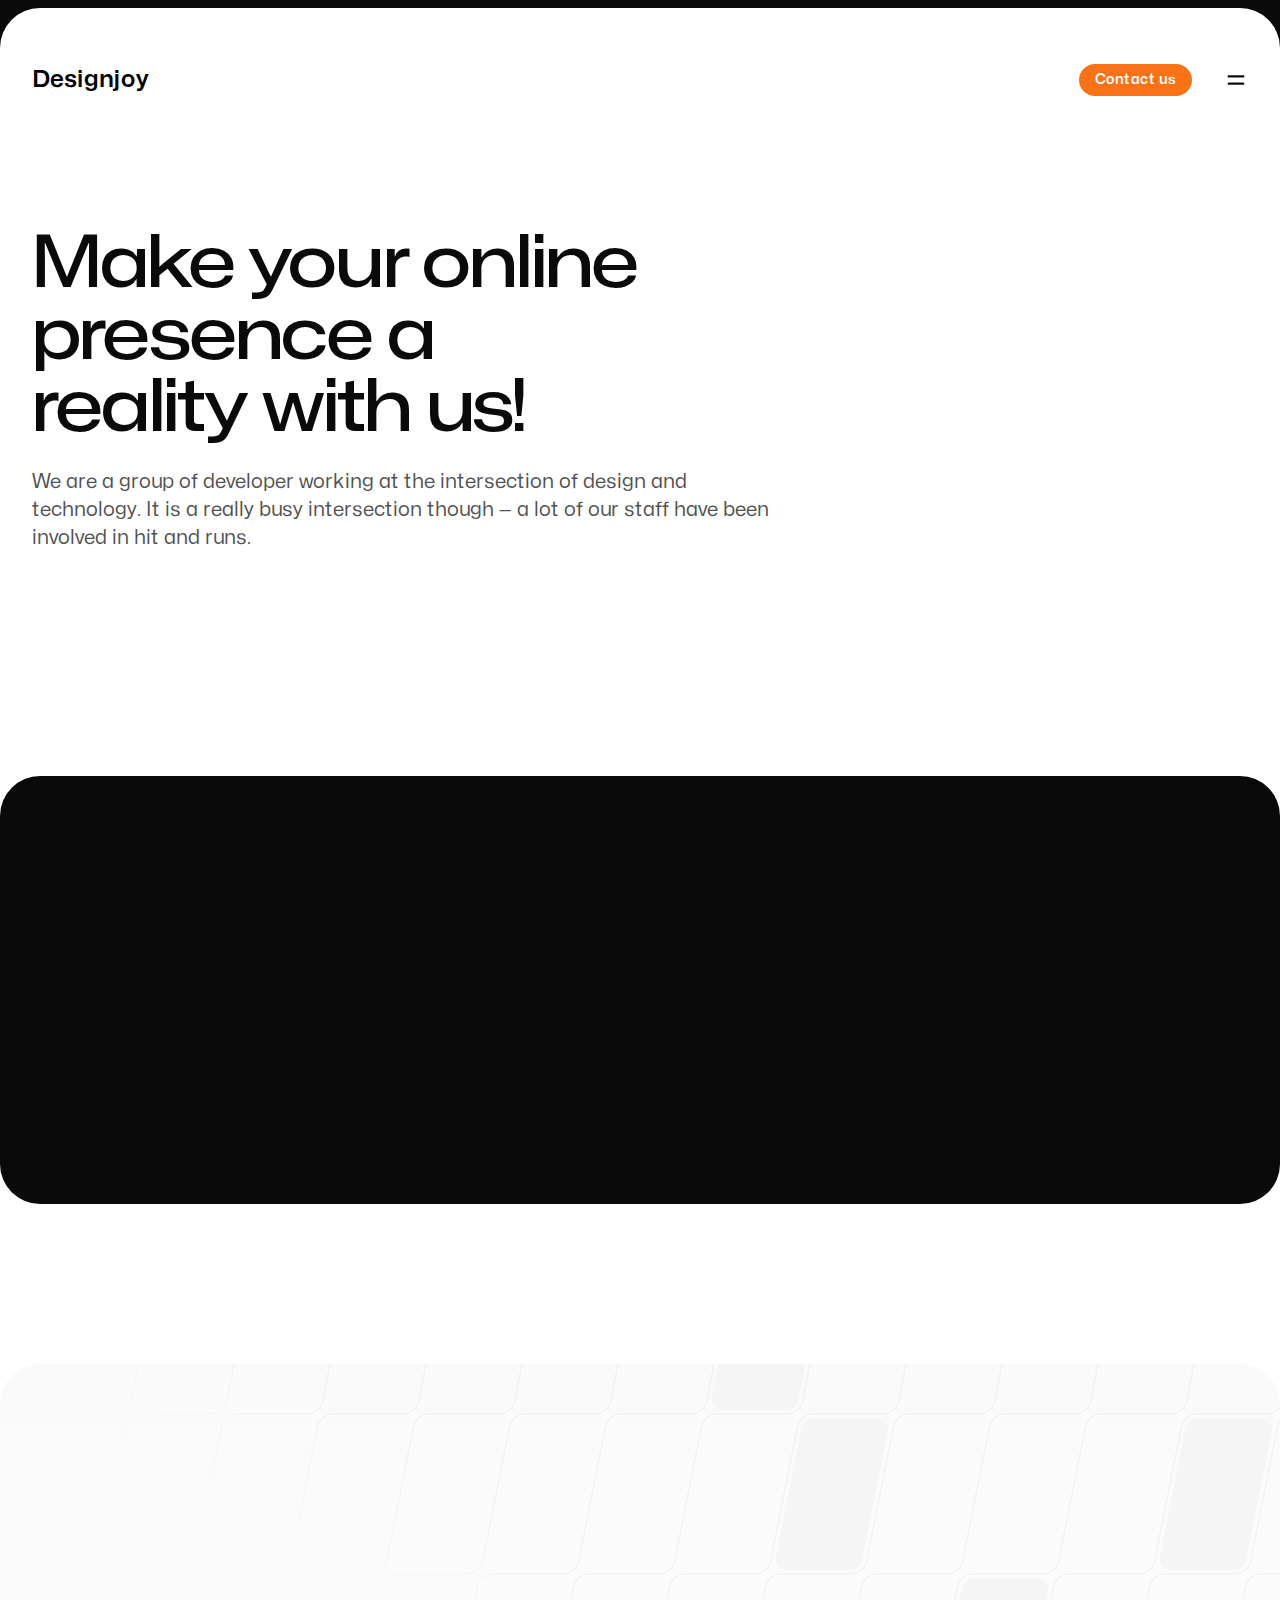
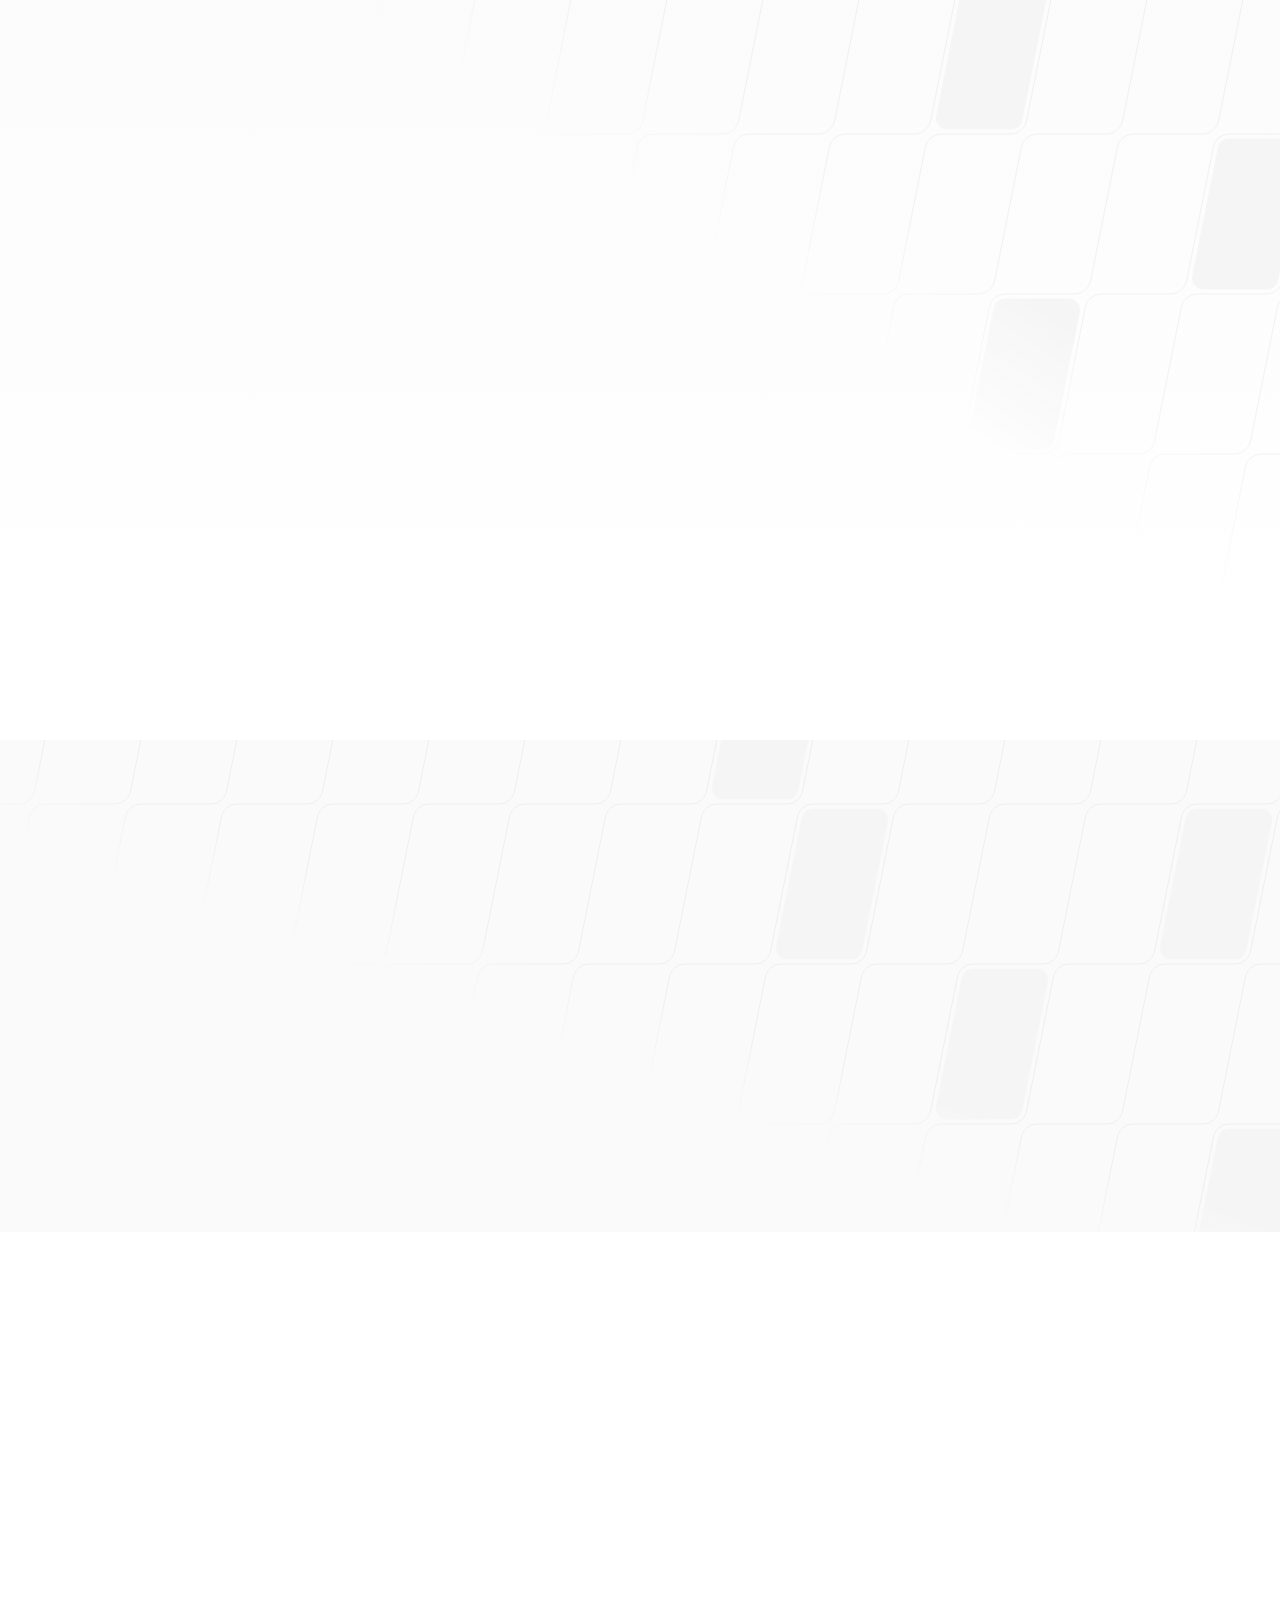
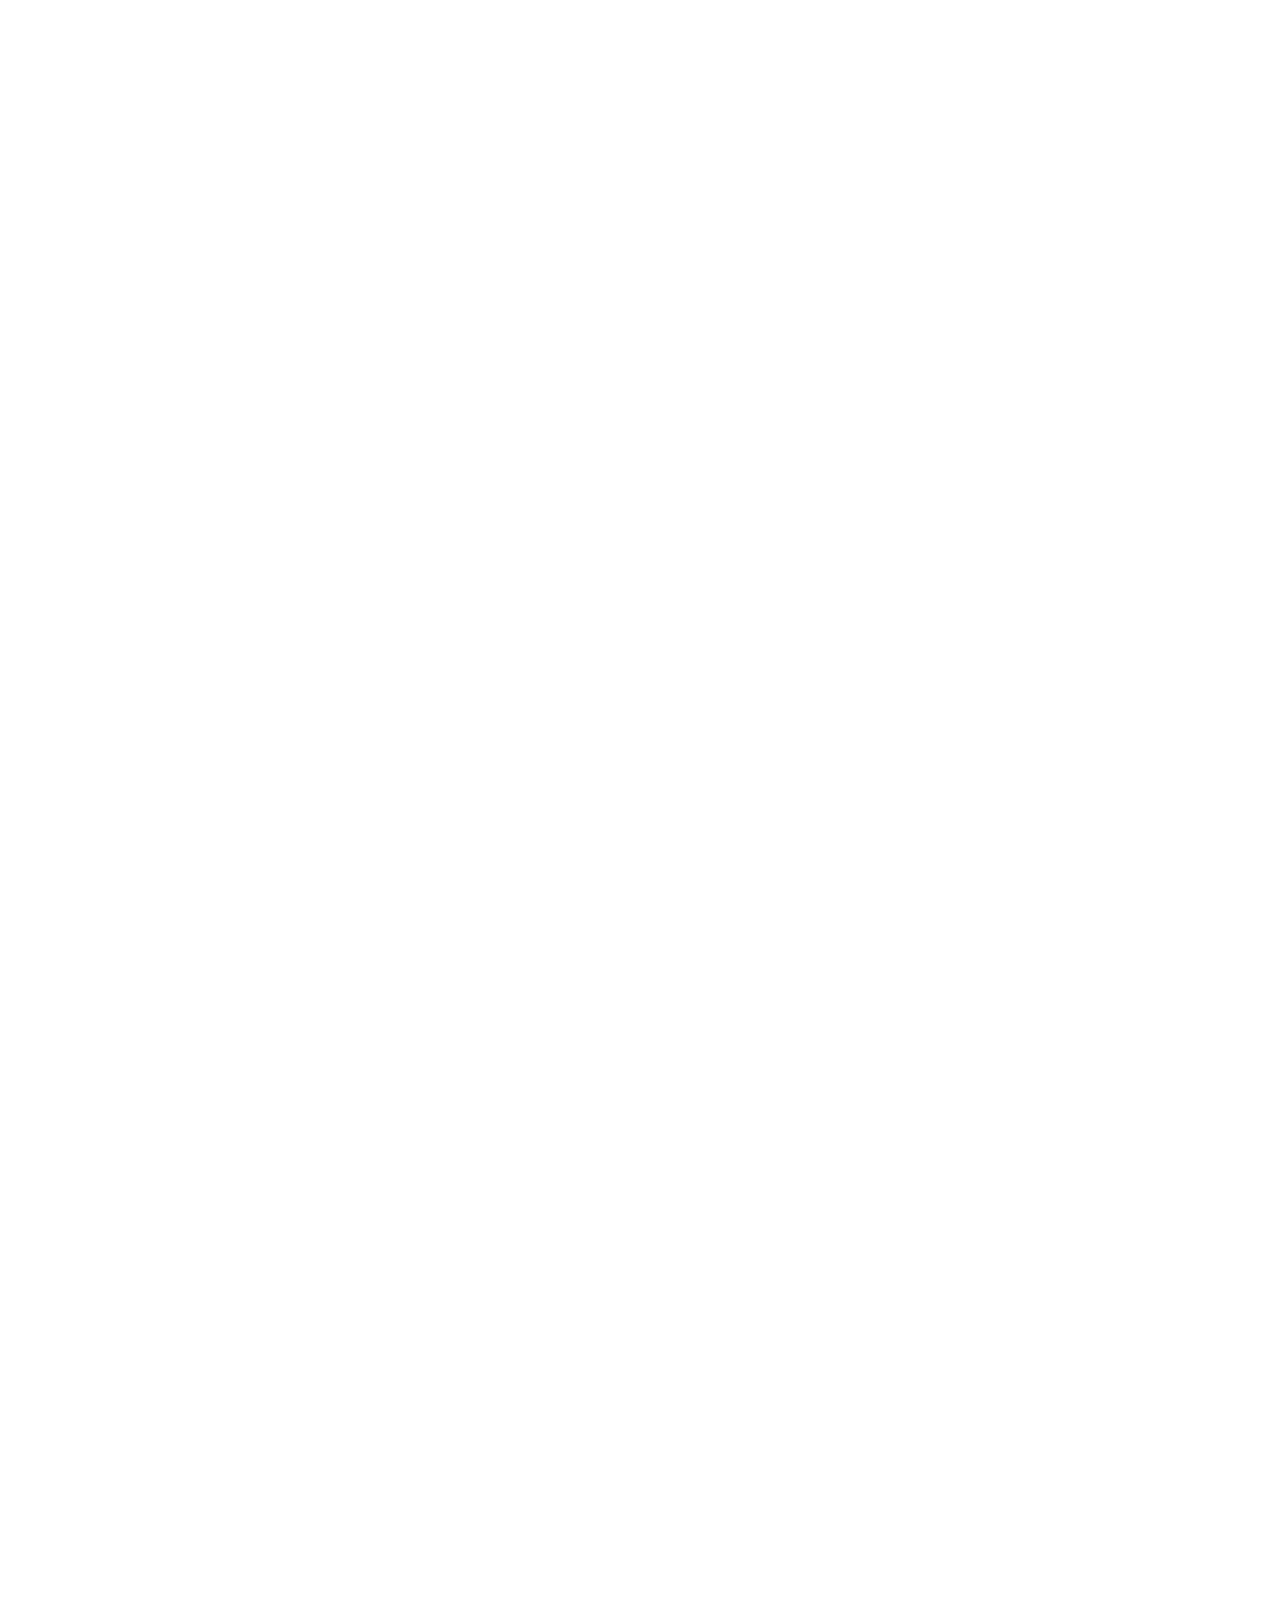
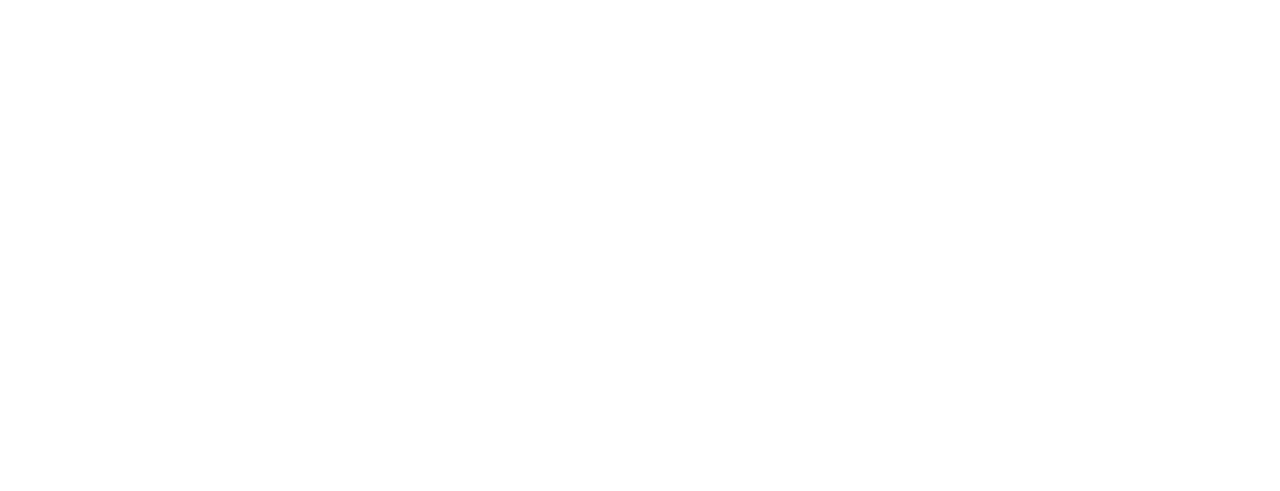
<file: index.html>
<!DOCTYPE html><html lang="en" class="h-full bg-neutral-950 text-base antialiased text-neutral-100"><head><meta charSet="utf-8"/><meta name="viewport" content="width=device-width, initial-scale=1"/><link rel="stylesheet" href="/_next/static/css/8b49b93b80531908.css" data-precedence="next"/><link rel="preload" href="/_next/static/chunks/webpack-b431a5c3247f29bd.js" as="script" fetchPriority="low"/><script src="/_next/static/chunks/fd9d1056-c5308d3f28cb1284.js" async=""></script><script src="/_next/static/chunks/596-0db8ce98b3cdb8e7.js" async=""></script><script src="/_next/static/chunks/main-app-1d01ea665e882524.js" async=""></script><title>Designjoy - we Stand with your business with our digital power</title><link rel="icon" href="/favicon.ico" type="image/x-icon" sizes="64x64"/><script src="/_next/static/chunks/polyfills-78c92fac7aa8fdd8.js" noModule=""></script></head><body class="flex min-h-full flex-col"><header><div class="absolute left-0 right-0 top-2 z-40 pt-14"><div class="max-w-7xl mx-auto px-6 lg:px-8"><div class="max-w-2xl mx-auto lg:max-w-none"><div class="flex items-center justify-between"><a aria-label="Home" href="/"><h2 class="cursor-pointer text-2xl font-semibold duration-300 black text-black hover:text-blue-600"><span class="relative">Designjoy</span></h2></a><div class="flex items-center gap-x-8 "><a class="inline-flex rounded-full  px-4 py-1.5 text-sm font-semibold transition bg-orange-500 text-white hover:bg-black" href="/contact"><span>Contact us</span></a><button type="button" aria-expanded="false" aria-controls=":R5a:" class="group -m-2.5 rounded-full p-2.5 transition hover:bg-orange-500" aria-label="Toggle navigation"><svg stroke="currentColor" fill="currentColor" stroke-width="0" viewBox="0 0 20 20" aria-hidden="true" class="h-6 w-6 fill-neutral-950 group-hover:fill-neutral-700" height="1em" width="1em" xmlns="http://www.w3.org/2000/svg"><path fill-rule="evenodd" d="M3 7a1 1 0 011-1h12a1 1 0 110 2H4a1 1 0 01-1-1zM3 13a1 1 0 011-1h12a1 1 0 110 2H4a1 1 0 01-1-1z" clip-rule="evenodd"></path></svg></button></div></div></div></div></div><div id=":R5a:" style="height:0.5rem" class="relative z-50 overflow-hidden bg-neutral-950 pt-2" aria-hidden="true" inert=""><div class="bg-neutral-800"><div class="bg-neutral-950 pb-16 pt-14"><div class="max-w-7xl mx-auto px-6 lg:px-8"><div class="max-w-2xl mx-auto lg:max-w-none"><div class="flex items-center justify-between"><a aria-label="Home" href="/"><h2 class="cursor-pointer text-2xl font-semibold duration-300 black text-white hover:text-blue-600"><span class="relative">Designjoy</span></h2></a><div class="flex items-center gap-x-8 "><a class="inline-flex rounded-full  px-4 py-1.5 text-sm font-semibold transition bg-white text-neutral-950 hover:bg-orange-400" href="/contact"><span>Contact us</span></a><button type="button" aria-expanded="false" aria-controls=":R5a:" class="group -m-2.5 rounded-full p-2.5 transition hover:bg-white/10" aria-label="Toggle navigation"><svg stroke="currentColor" fill="currentColor" stroke-width="0" viewBox="0 0 512 512" class="h-6 w-6 fill-white group-hover:fill-neutral-200" height="1em" width="1em" xmlns="http://www.w3.org/2000/svg"><path d="M405 136.798L375.202 107 256 226.202 136.798 107 107 136.798 226.202 256 107 375.202 136.798 405 256 285.798 375.202 405 405 375.202 285.798 256z"></path></svg></button></div></div></div></div></div><nav class="mt-px font-display text-5xl font-medium tracking-tight text-white hover:bg-orange-500 "><div class="even:mt-px sm:bg-neutral-950"><div class="max-w-7xl mx-auto px-6 lg:px-8"><div class="max-w-2xl mx-auto lg:max-w-none"><div class="grid grid-cols-1 sm:grid-cols-2"><a class="group relative isolate -mx-6 bg-neutral-950 px-6 py-10 even:mt-px sm:mx-0 sm:px-0 sm:py-16 sm:odd:pr-16 sm:even:mt-0 sm:even:border-l sm:even:border-neutral-800 sm:even:pl-16" href="/work">Our Capability<span class="absolute inset-y-0 -z-10 w-screen bg-neutral-900 opacity-0 transition group-odd:right-0 group-even:left-0 group-hover:opacity-100"></span></a><a class="group relative isolate -mx-6 bg-neutral-950 px-6 py-10 even:mt-px sm:mx-0 sm:px-0 sm:py-16 sm:odd:pr-16 sm:even:mt-0 sm:even:border-l sm:even:border-neutral-800 sm:even:pl-16" href="/about">About Us<span class="absolute inset-y-0 -z-10 w-screen bg-neutral-900 opacity-0 transition group-odd:right-0 group-even:left-0 group-hover:opacity-100"></span></a></div></div></div></div><div class="even:mt-px sm:bg-neutral-950"><div class="max-w-7xl mx-auto px-6 lg:px-8"><div class="max-w-2xl mx-auto lg:max-w-none"><div class="grid grid-cols-1 sm:grid-cols-2"><a class="group relative isolate -mx-6 bg-neutral-950 px-6 py-10 even:mt-px sm:mx-0 sm:px-0 sm:py-16 sm:odd:pr-16 sm:even:mt-0 sm:even:border-l sm:even:border-neutral-800 sm:even:pl-16" href="/process">Transformation<span class="absolute inset-y-0 -z-10 w-screen bg-neutral-900 opacity-0 transition group-odd:right-0 group-even:left-0 group-hover:opacity-100"></span></a><a class="group relative isolate -mx-6 bg-neutral-950 px-6 py-10 even:mt-px sm:mx-0 sm:px-0 sm:py-16 sm:odd:pr-16 sm:even:mt-0 sm:even:border-l sm:even:border-neutral-800 sm:even:pl-16" href="/pricing">Pricing<span class="absolute inset-y-0 -z-10 w-screen bg-neutral-900 opacity-0 transition group-odd:right-0 group-even:left-0 group-hover:opacity-100"></span></a></div></div></div></div></nav><div class="relative bg-neutral-950 before:absolute before:inset-x-0 before:top-0 before:h-px before:bg-neutral-800"><div class="max-w-7xl mx-auto px-6 lg:px-8"><div class="max-w-2xl mx-auto lg:max-w-none"><div class="grid grid-cols-1 gap-y-10 pb-16 pt-10 sm:grid-cols-2 sm:pt-16"><div><h2 class="font-display text-base font-semibold text-white">Our offices</h2><ul role="list" class="mt-6 grid grid-cols-1 gap-8 sm:grid-cols-2"><li><address class="text-sm not-italic text-neutral-300"><strong class="text-white">India</strong><br/>Mandsaur<br/>Madhya Pradesh, India</address></li></ul></div><div class="sm:border-l sm:border-transparent sm:pl-16"><h2 class="font-display text-base font-semibold text-white">Follow us</h2><ul role="list" class="flex gap-x-10 text-white mt-6"><li><a target="_blank" aria-label="FaceBook" class="transition hover:text-neutral-200" href="https://www.facebook.com/profile.php?id=61555944023966 "><svg stroke="currentColor" fill="currentColor" stroke-width="0" viewBox="0 0 16 16" class="h-6 w-6 fill-current" height="1em" width="1em" xmlns="http://www.w3.org/2000/svg"><path d="M16 8.049c0-4.446-3.582-8.05-8-8.05C3.58 0-.002 3.603-.002 8.05c0 4.017 2.926 7.347 6.75 7.951v-5.625h-2.03V8.05H6.75V6.275c0-2.017 1.195-3.131 3.022-3.131.876 0 1.791.157 1.791.157v1.98h-1.009c-.993 0-1.303.621-1.303 1.258v1.51h2.218l-.354 2.326H9.25V16c3.824-.604 6.75-3.934 6.75-7.951z"></path></svg></a></li><li><a target="_blank" aria-label="Linkedin" class="transition hover:text-neutral-200" href="https://www.linkedin.com/in/riteshghodela/"><svg stroke="currentColor" fill="currentColor" stroke-width="0" viewBox="0 0 16 16" class="h-6 w-6 fill-current" height="1em" width="1em" xmlns="http://www.w3.org/2000/svg"><path d="M0 1.146C0 .513.526 0 1.175 0h13.65C15.474 0 16 .513 16 1.146v13.708c0 .633-.526 1.146-1.175 1.146H1.175C.526 16 0 15.487 0 14.854V1.146zm4.943 12.248V6.169H2.542v7.225h2.401zm-1.2-8.212c.837 0 1.358-.554 1.358-1.248-.015-.709-.52-1.248-1.342-1.248-.822 0-1.359.54-1.359 1.248 0 .694.521 1.248 1.327 1.248h.016zm4.908 8.212V9.359c0-.216.016-.432.08-.586.173-.431.568-.878 1.232-.878.869 0 1.216.662 1.216 1.634v3.865h2.401V9.25c0-2.22-1.184-3.252-2.764-3.252-1.274 0-1.845.7-2.165 1.193v.025h-.016a5.54 5.54 0 0 1 .016-.025V6.169h-2.4c.03.678 0 7.225 0 7.225h2.4z"></path></svg></a></li><li><a target="_blank" aria-label="Twitter" class="transition hover:text-neutral-200" href="https://twitter.com/RITESHGHODELA"><svg stroke="currentColor" fill="currentColor" stroke-width="0" viewBox="0 0 16 16" class="h-6 w-6 fill-current" height="1em" width="1em" xmlns="http://www.w3.org/2000/svg"><path d="M5.026 15c6.038 0 9.341-5.003 9.341-9.334 0-.14 0-.282-.006-.422A6.685 6.685 0 0 0 16 3.542a6.658 6.658 0 0 1-1.889.518 3.301 3.301 0 0 0 1.447-1.817 6.533 6.533 0 0 1-2.087.793A3.286 3.286 0 0 0 7.875 6.03a9.325 9.325 0 0 1-6.767-3.429 3.289 3.289 0 0 0 1.018 4.382A3.323 3.323 0 0 1 .64 6.575v.045a3.288 3.288 0 0 0 2.632 3.218 3.203 3.203 0 0 1-.865.115 3.23 3.23 0 0 1-.614-.057 3.283 3.283 0 0 0 3.067 2.277A6.588 6.588 0 0 1 .78 13.58a6.32 6.32 0 0 1-.78-.045A9.344 9.344 0 0 0 5.026 15z"></path></svg></a></li><li><a target="_blank" aria-label="Instagram" class="transition hover:text-neutral-200" href="https://www.instagram.com/designjoy.in/"><svg stroke="currentColor" fill="currentColor" stroke-width="0" viewBox="0 0 16 16" class="h-6 w-6 fill-current" height="1em" width="1em" xmlns="http://www.w3.org/2000/svg"><path d="M8 0C5.829 0 5.556.01 4.703.048 3.85.088 3.269.222 2.76.42a3.917 3.917 0 0 0-1.417.923A3.927 3.927 0 0 0 .42 2.76C.222 3.268.087 3.85.048 4.7.01 5.555 0 5.827 0 8.001c0 2.172.01 2.444.048 3.297.04.852.174 1.433.372 1.942.205.526.478.972.923 1.417.444.445.89.719 1.416.923.51.198 1.09.333 1.942.372C5.555 15.99 5.827 16 8 16s2.444-.01 3.298-.048c.851-.04 1.434-.174 1.943-.372a3.916 3.916 0 0 0 1.416-.923c.445-.445.718-.891.923-1.417.197-.509.332-1.09.372-1.942C15.99 10.445 16 10.173 16 8s-.01-2.445-.048-3.299c-.04-.851-.175-1.433-.372-1.941a3.926 3.926 0 0 0-.923-1.417A3.911 3.911 0 0 0 13.24.42c-.51-.198-1.092-.333-1.943-.372C10.443.01 10.172 0 7.998 0h.003zm-.717 1.442h.718c2.136 0 2.389.007 3.232.046.78.035 1.204.166 1.486.275.373.145.64.319.92.599.28.28.453.546.598.92.11.281.24.705.275 1.485.039.843.047 1.096.047 3.231s-.008 2.389-.047 3.232c-.035.78-.166 1.203-.275 1.485a2.47 2.47 0 0 1-.599.919c-.28.28-.546.453-.92.598-.28.11-.704.24-1.485.276-.843.038-1.096.047-3.232.047s-2.39-.009-3.233-.047c-.78-.036-1.203-.166-1.485-.276a2.478 2.478 0 0 1-.92-.598 2.48 2.48 0 0 1-.6-.92c-.109-.281-.24-.705-.275-1.485-.038-.843-.046-1.096-.046-3.233 0-2.136.008-2.388.046-3.231.036-.78.166-1.204.276-1.486.145-.373.319-.64.599-.92.28-.28.546-.453.92-.598.282-.11.705-.24 1.485-.276.738-.034 1.024-.044 2.515-.045v.002zm4.988 1.328a.96.96 0 1 0 0 1.92.96.96 0 0 0 0-1.92zm-4.27 1.122a4.109 4.109 0 1 0 0 8.217 4.109 4.109 0 0 0 0-8.217zm0 1.441a2.667 2.667 0 1 1 0 5.334 2.667 2.667 0 0 1 0-5.334z"></path></svg></a></li></ul></div></div></div></div></div></div></div></header><div style="border-top-left-radius:40px;border-top-right-radius:40px" class="relative flex flex-auto overflow-hidden bg-white pt-14"><div class="relative isolate flex w-full flex-col pt-9"><main class="w-full flex-auto"><main class="text-black"><div class="max-w-7xl mx-auto px-6 lg:px-8 mt-24 sm:mt-32"><div class="max-w-2xl mx-auto lg:max-w-none"><div class="max-w-3xl" style="opacity:0;transform:translateY(24px) translateZ(0)"><h1 class="font-display text-5xl font-medium tracking-tight text-neutral-950 [text-wrap:balance] sm:text-7xl">Make your online presence a reality with us!</h1><p class="mt-6 text-xl text-neutral-600">We are a group of developer working at the intersection of design and technology. It is a really busy intersection though — a lot of our staff have been involved in hit and runs.</p></div></div></div><div class="mt-24 rounded-4xl bg-neutral-950 py-20 sm:mt-32 sm:py-32 lg:mt-56"><div class="max-w-7xl mx-auto px-6 lg:px-8"><div class="max-w-2xl mx-auto lg:max-w-none"><div class="flex items-center gap-x-8" style="opacity:0;transform:translateY(24px) translateZ(0)"><h2 class="text-center font-display text-sm font-semibold tracking-wider text-white sm:text-left">We have worked with hundreds of amazing people</h2><div class="h-px flex-auto bg-neutral-800"></div></div><div><ul role="list" class="mt-10 grid grid-cols-2 gap-x-8 gap-y-10 lg:grid-cols-4"><li><div style="opacity:0;transform:translateY(24px) translateZ(0)"><img alt="Phobia" loading="lazy" width="184" height="36" decoding="async" data-nimg="1" style="color:transparent" src="/_next/static/media/logo-light.ada2d552.svg"/></div></li><li><div style="opacity:0;transform:translateY(24px) translateZ(0)"><img alt="Family Fund" loading="lazy" width="184" height="36" decoding="async" data-nimg="1" style="color:transparent" src="/_next/static/media/logo-light.5c8de99c.svg"/></div></li><li><div style="opacity:0;transform:translateY(24px) translateZ(0)"><img alt="Unseal" loading="lazy" width="184" height="36" decoding="async" data-nimg="1" style="color:transparent" src="/_next/static/media/logo-light.f6ce2960.svg"/></div></li><li><div style="opacity:0;transform:translateY(24px) translateZ(0)"><img alt="Mail Smirk" loading="lazy" width="184" height="36" decoding="async" data-nimg="1" style="color:transparent" src="/_next/static/media/logo-light.249606f6.svg"/></div></li><li><div style="opacity:0;transform:translateY(24px) translateZ(0)"><img alt="Home Work" loading="lazy" width="184" height="36" decoding="async" data-nimg="1" style="color:transparent" src="/_next/static/media/logo-light.da1195d8.svg"/></div></li><li><div style="opacity:0;transform:translateY(24px) translateZ(0)"><img alt="Green Life" loading="lazy" width="184" height="36" decoding="async" data-nimg="1" style="color:transparent" src="/_next/static/media/logo-light.1704e6d8.svg"/></div></li><li><div style="opacity:0;transform:translateY(24px) translateZ(0)"><img alt="Bright Path" loading="lazy" width="184" height="36" decoding="async" data-nimg="1" style="color:transparent" src="/_next/static/media/logo-light.456aa9d9.svg"/></div></li><li><div style="opacity:0;transform:translateY(24px) translateZ(0)"><img alt="North Adventures" loading="lazy" width="184" height="36" decoding="async" data-nimg="1" style="color:transparent" src="/_next/static/media/logo-light.e19f9c9b.svg"/></div></li></ul></div></div></div></div><div class="relative mt-24 pt-24 sm:mt-32 sm:pt-32 lg:mt-40 lg:pt-40"><div class="absolute inset-x-0 top-0 -z-10 h-[884px] overflow-hidden rounded-t-4xl bg-gradient-to-b from-neutral-50"><svg aria-hidden="true" class="absolute inset-0 h-full w-full fill-neutral-100 stroke-neutral-950/5 [mask-image:linear-gradient(to_bottom_left,white_40%,transparent_50%)]"><rect width="100%" height="100%" fill="url(#:R5qplda:)" stroke-width="0"></rect><svg x="50%" y="-270" stroke-width="0" class="overflow-visible"><path transform="translate(64 160)" d="M45.119 4.5a11.5 11.5 0 0 0-11.277 9.245l-25.6 128C6.82 148.861 12.262 155.5 19.52 155.5h63.366a11.5 11.5 0 0 0 11.277-9.245l25.6-128c1.423-7.116-4.02-13.755-11.277-13.755H45.119Z"></path><path transform="translate(128 320)" d="M45.119 4.5a11.5 11.5 0 0 0-11.277 9.245l-25.6 128C6.82 148.861 12.262 155.5 19.52 155.5h63.366a11.5 11.5 0 0 0 11.277-9.245l25.6-128c1.423-7.116-4.02-13.755-11.277-13.755H45.119Z"></path><path transform="translate(288 480)" d="M45.119 4.5a11.5 11.5 0 0 0-11.277 9.245l-25.6 128C6.82 148.861 12.262 155.5 19.52 155.5h63.366a11.5 11.5 0 0 0 11.277-9.245l25.6-128c1.423-7.116-4.02-13.755-11.277-13.755H45.119Z"></path><path transform="translate(512 320)" d="M45.119 4.5a11.5 11.5 0 0 0-11.277 9.245l-25.6 128C6.82 148.861 12.262 155.5 19.52 155.5h63.366a11.5 11.5 0 0 0 11.277-9.245l25.6-128c1.423-7.116-4.02-13.755-11.277-13.755H45.119Z"></path><path transform="translate(544 640)" d="M45.119 4.5a11.5 11.5 0 0 0-11.277 9.245l-25.6 128C6.82 148.861 12.262 155.5 19.52 155.5h63.366a11.5 11.5 0 0 0 11.277-9.245l25.6-128c1.423-7.116-4.02-13.755-11.277-13.755H45.119Z"></path><path transform="translate(320 800)" d="M45.119 4.5a11.5 11.5 0 0 0-11.277 9.245l-25.6 128C6.82 148.861 12.262 155.5 19.52 155.5h63.366a11.5 11.5 0 0 0 11.277-9.245l25.6-128c1.423-7.116-4.02-13.755-11.277-13.755H45.119Z"></path></svg><defs><pattern id=":R5qplda:" width="96" height="480" x="50%" patternUnits="userSpaceOnUse" patternTransform="translate(0 -270)" fill="none"><path d="M128 0 98.572 147.138A16 16 0 0 1 82.883 160H13.117a16 16 0 0 0-15.69 12.862l-26.855 134.276A16 16 0 0 1-45.117 320H-116M64-160 34.572-12.862A16 16 0 0 1 18.883 0h-69.766a16 16 0 0 0-15.69 12.862l-26.855 134.276A16 16 0 0 1-109.117 160H-180M192 160l-29.428 147.138A15.999 15.999 0 0 1 146.883 320H77.117a16 16 0 0 0-15.69 12.862L34.573 467.138A16 16 0 0 1 18.883 480H-52M-136 480h58.883a16 16 0 0 0 15.69-12.862l26.855-134.276A16 16 0 0 1-18.883 320h69.766a16 16 0 0 0 15.69-12.862l26.855-134.276A16 16 0 0 1 109.117 160H192M-72 640h58.883a16 16 0 0 0 15.69-12.862l26.855-134.276A16 16 0 0 1 45.117 480h69.766a15.999 15.999 0 0 0 15.689-12.862l26.856-134.276A15.999 15.999 0 0 1 173.117 320H256M-200 320h58.883a15.999 15.999 0 0 0 15.689-12.862l26.856-134.276A16 16 0 0 1-82.883 160h69.766a16 16 0 0 0 15.69-12.862L29.427 12.862A16 16 0 0 1 45.117 0H128"></path></pattern></defs></svg></div><div class="max-w-7xl mx-auto px-6 lg:px-8"><div class="max-w-2xl mx-auto lg:max-w-none"><div class="max-w-2xl" style="opacity:0;transform:translateY(24px) translateZ(0)"><h2><span class="block font-display tracking-tight [text-wrap:balance] text-4xl font-medium sm:text-5xl text-neutral-950">Balancing reliability and innovation</span></h2><div class="mt-6 text-xl text-neutral-600"><p>We strive to stay at the forefront of emerging trends and technologies, while completely ignoring them and forking that old Rails project we feel comfortable using. We stand by our core values to justify that decision.</p></div></div></div></div><div class="max-w-7xl mx-auto px-6 lg:px-8 mt-24"><div class="max-w-2xl mx-auto lg:max-w-none"><div><ul role="list" class="grid grid-cols-1 gap-10 sm:grid-cols-2 lg:grid-cols-3"><li class="text-base text-neutral-600 before:bg-neutral-950 after:bg-neutral-100"><div style="opacity:0;transform:translateY(24px) translateZ(0)"><div class="pl-8 relative before:absolute after:absolute before:bg-neutral-950 after:bg-neutral-950/10 before:left-0 before:top-0 before:h-6 before:w-px after:bottom-0 after:left-0 after:top-8 after:w-px"><strong class="font-semibold text-neutral-950">Website Solutions<!-- -->.</strong> <!-- -->Tailored websites crafted to align with your brand&#x27;s identity and goals. Our services cover design, development, and maintenance, ensuring a seamless online presence that resonates with your audience.</div></div></li><li class="text-base text-neutral-600 before:bg-neutral-950 after:bg-neutral-100"><div style="opacity:0;transform:translateY(24px) translateZ(0)"><div class="pl-8 relative before:absolute after:absolute before:bg-neutral-950 after:bg-neutral-950/10 before:left-0 before:top-0 before:h-6 before:w-px after:bottom-0 after:left-0 after:top-8 after:w-px"><strong class="font-semibold text-neutral-950">Web Development<!-- -->.</strong> <!-- -->Utilizing the latest technologies to create user-friendly websites. From e-commerce platforms to corporate portals, our team delivers scalable solutions that elevate your online business.</div></div></li><li class="text-base text-neutral-600 before:bg-neutral-950 after:bg-neutral-100"><div style="opacity:0;transform:translateY(24px) translateZ(0)"><div class="pl-8 relative before:absolute after:absolute before:bg-neutral-950 after:bg-neutral-950/10 before:left-0 before:top-0 before:h-6 before:w-px after:bottom-0 after:left-0 after:top-8 after:w-px"><strong class="font-semibold text-neutral-950">Web Design<!-- -->.</strong> <!-- -->Combining creativity and functionality to produce visually striking websites. Our design experts create intuitive interfaces and captivating visuals that engage visitors and leave a lasting impact.</div></div></li><li class="text-base text-neutral-600 before:bg-neutral-950 after:bg-neutral-100"><div style="opacity:0;transform:translateY(24px) translateZ(0)"><div class="pl-8 relative before:absolute after:absolute before:bg-neutral-950 after:bg-neutral-950/10 before:left-0 before:top-0 before:h-6 before:w-px after:bottom-0 after:left-0 after:top-8 after:w-px"><strong class="font-semibold text-neutral-950">SEO Services<!-- -->.</strong> <!-- -->Enhancing your online visibility and driving organic traffic to your website. Our strategies are tailored to your industry and audience, employing proven techniques to improve search engine rankings and amplify your online presence.</div></div></li><li class="text-base text-neutral-600 before:bg-neutral-950 after:bg-neutral-100"><div style="opacity:0;transform:translateY(24px) translateZ(0)"><div class="pl-8 relative before:absolute after:absolute before:bg-neutral-950 after:bg-neutral-950/10 before:left-0 before:top-0 before:h-6 before:w-px after:bottom-0 after:left-0 after:top-8 after:w-px"><strong class="font-semibold text-neutral-950">Website Maintenance<!-- -->.</strong> <!-- -->Ensuring your website remains secure, up-to-date, and optimized for performance. Our maintenance services include regular updates, security patches, and proactive monitoring to keep your site running smoothly.</div></div></li><li class="text-base text-neutral-600 before:bg-neutral-950 after:bg-neutral-100"><div style="opacity:0;transform:translateY(24px) translateZ(0)"><div class="pl-8 relative before:absolute after:absolute before:bg-neutral-950 after:bg-neutral-950/10 before:left-0 before:top-0 before:h-6 before:w-px after:bottom-0 after:left-0 after:top-8 after:w-px"><strong class="font-semibold text-neutral-950">Social Media Marketing<!-- -->.</strong> <!-- -->Leveraging social platforms to expand your reach and engage with your audience. From strategic planning to compelling content creation, we help you utilize social media to build brand awareness, foster engagement, and cultivate customer loyalty.</div></div></li></ul></div></div></div></div><div class="relative isolate bg-neutral-50 py-16 sm:py-28 md:py-32 mt-24 sm:mt-32 lg:mt-40"><svg aria-hidden="true" class="absolute inset-0 -z-10 h-full w-full fill-neutral-100 stroke-neutral-950/5 [mask-image:linear-gradient(to_bottom_left,white_50%,transparent_60%)]"><rect width="100%" height="100%" fill="url(#:R6aplda:)" stroke-width="0"></rect><svg x="50%" y="-256" stroke-width="0" class="overflow-visible"><path transform="translate(64 160)" d="M45.119 4.5a11.5 11.5 0 0 0-11.277 9.245l-25.6 128C6.82 148.861 12.262 155.5 19.52 155.5h63.366a11.5 11.5 0 0 0 11.277-9.245l25.6-128c1.423-7.116-4.02-13.755-11.277-13.755H45.119Z"></path><path transform="translate(128 320)" d="M45.119 4.5a11.5 11.5 0 0 0-11.277 9.245l-25.6 128C6.82 148.861 12.262 155.5 19.52 155.5h63.366a11.5 11.5 0 0 0 11.277-9.245l25.6-128c1.423-7.116-4.02-13.755-11.277-13.755H45.119Z"></path><path transform="translate(288 480)" d="M45.119 4.5a11.5 11.5 0 0 0-11.277 9.245l-25.6 128C6.82 148.861 12.262 155.5 19.52 155.5h63.366a11.5 11.5 0 0 0 11.277-9.245l25.6-128c1.423-7.116-4.02-13.755-11.277-13.755H45.119Z"></path><path transform="translate(512 320)" d="M45.119 4.5a11.5 11.5 0 0 0-11.277 9.245l-25.6 128C6.82 148.861 12.262 155.5 19.52 155.5h63.366a11.5 11.5 0 0 0 11.277-9.245l25.6-128c1.423-7.116-4.02-13.755-11.277-13.755H45.119Z"></path><path transform="translate(544 640)" d="M45.119 4.5a11.5 11.5 0 0 0-11.277 9.245l-25.6 128C6.82 148.861 12.262 155.5 19.52 155.5h63.366a11.5 11.5 0 0 0 11.277-9.245l25.6-128c1.423-7.116-4.02-13.755-11.277-13.755H45.119Z"></path><path transform="translate(320 800)" d="M45.119 4.5a11.5 11.5 0 0 0-11.277 9.245l-25.6 128C6.82 148.861 12.262 155.5 19.52 155.5h63.366a11.5 11.5 0 0 0 11.277-9.245l25.6-128c1.423-7.116-4.02-13.755-11.277-13.755H45.119Z"></path></svg><defs><pattern id=":R6aplda:" width="96" height="480" x="50%" patternUnits="userSpaceOnUse" patternTransform="translate(0 -256)" fill="none"><path d="M128 0 98.572 147.138A16 16 0 0 1 82.883 160H13.117a16 16 0 0 0-15.69 12.862l-26.855 134.276A16 16 0 0 1-45.117 320H-116M64-160 34.572-12.862A16 16 0 0 1 18.883 0h-69.766a16 16 0 0 0-15.69 12.862l-26.855 134.276A16 16 0 0 1-109.117 160H-180M192 160l-29.428 147.138A15.999 15.999 0 0 1 146.883 320H77.117a16 16 0 0 0-15.69 12.862L34.573 467.138A16 16 0 0 1 18.883 480H-52M-136 480h58.883a16 16 0 0 0 15.69-12.862l26.855-134.276A16 16 0 0 1-18.883 320h69.766a16 16 0 0 0 15.69-12.862l26.855-134.276A16 16 0 0 1 109.117 160H192M-72 640h58.883a16 16 0 0 0 15.69-12.862l26.855-134.276A16 16 0 0 1 45.117 480h69.766a15.999 15.999 0 0 0 15.689-12.862l26.856-134.276A15.999 15.999 0 0 1 173.117 320H256M-200 320h58.883a15.999 15.999 0 0 0 15.689-12.862l26.856-134.276A16 16 0 0 1-82.883 160h69.766a16 16 0 0 0 15.69-12.862L29.427 12.862A16 16 0 0 1 45.117 0H128"></path></pattern></defs></svg><div class="max-w-7xl mx-auto px-6 lg:px-8"><div class="max-w-2xl mx-auto lg:max-w-none"><div style="opacity:0;transform:translateY(24px) translateZ(0)"><figure class="mx-auto max-w-4xl"><blockquote class="relative font-display text-3xl font-medium tracking-tight text-neutral-950 sm:text-4xl"><p class="before:content-[&#x27;“&#x27;] after:content-[&#x27;”&#x27;] sm:before:absolute sm:before:right-full">The team at Studio went above and beyond with our onboarding, even finding a way to access the user microphone without triggering one of those annoying permission dialogs.</p></blockquote><figcaption class="mt-10"><img alt="Phobia" loading="lazy" width="184" height="36" decoding="async" data-nimg="1" style="color:transparent" src="/_next/static/media/logo-dark.353d4760.svg"/></figcaption></figure></div></div></div></div><div class="max-w-7xl mx-auto px-6 lg:px-8 mt-24 sm:mt-32 lg:mt-40"><div class="max-w-2xl mx-auto lg:max-w-none"><div class="max-w-2xl" style="opacity:0;transform:translateY(24px) translateZ(0)"><h2><span class="mb-6 block font-display text-base font-semibold text-neutral-950">Services</span><span class="sr-only"> - </span><span class="block font-display tracking-tight [text-wrap:balance] text-4xl font-medium sm:text-5xl text-neutral-950">We help you identify, explore and respond to new opportunities.</span></h2><div class="mt-6 text-xl text-neutral-600"><p>As long as those opportunities involve giving us money to re-purpose old projects — we can come up with an endless number of those.</p></div></div></div></div><div class="max-w-7xl mx-auto px-6 lg:px-8 mt-16"><div class="max-w-2xl mx-auto lg:max-w-none"><div class="lg:flex lg:items-center lg:justify-end"><div class="flex justify-center lg:w-1/2 lg:justify-end lg:pr-12"><div class="w-[33.75rem] flex-none lg:w-[45rem]" style="opacity:0;transform:translateY(24px) translateZ(0)"><div class="justify-center lg:justify-end relative flex aspect-[719/680] w-full grayscale"><svg viewBox="0 0 655 680" fill="none" class="h-full"><g clip-path="url(#:S1:-clip)" class="group"><g class="origin-center scale-100 transition duration-500 motion-safe:group-hover:scale-105"><foreignObject width="655" height="680"><img alt="" loading="lazy" width="2400" height="3000" decoding="async" data-nimg="1" class="w-full bg-neutral-100 object-cover" style="color:transparent;aspect-ratio:655 / 680" src="/_next/static/media/laptop.22dcb094.jpg"/></foreignObject></g><use href="#:S1:-shape" stroke-width="2" class="stroke-neutral-950/10"></use></g><defs><clipPath id=":S1:-clip"><path id=":S1:-shape" d="M537.827 9.245A11.5 11.5 0 0 1 549.104 0h63.366c7.257 0 12.7 6.64 11.277 13.755l-25.6 128A11.5 11.5 0 0 1 586.87 151h-28.275a15.999 15.999 0 0 0-15.689 12.862l-59.4 297c-1.98 9.901 5.592 19.138 15.689 19.138h17.275l.127.001c.85.009 1.701.074 2.549.009 11.329-.874 21.411-7.529 24.88-25.981.002-.012.016-.016.023-.007.008.009.022.005.024-.006l24.754-123.771A11.5 11.5 0 0 1 580.104 321h63.366c7.257 0 12.7 6.639 11.277 13.755l-25.6 128A11.5 11.5 0 0 1 617.87 472H559c-22.866 0-28.984 7.98-31.989 25.931-.004.026-.037.035-.052.014-.015-.02-.048-.013-.053.012l-24.759 123.798A11.5 11.5 0 0 1 490.87 631h-29.132a14.953 14.953 0 0 0-14.664 12.021c-4.3 21.502-23.18 36.979-45.107 36.979H83.502c-29.028 0-50.8-26.557-45.107-55.021l102.4-512C145.096 91.477 163.975 76 185.902 76h318.465c10.136 0 21.179-5.35 23.167-15.288l10.293-51.467Zm-512 160A11.5 11.5 0 0 1 37.104 160h63.366c7.257 0 12.7 6.639 11.277 13.755l-25.6 128A11.5 11.5 0 0 1 74.87 311H11.504c-7.257 0-12.7-6.639-11.277-13.755l25.6-128Z" fill-rule="evenodd" clip-rule="evenodd"></path></clipPath></defs></svg></div></div></div><div><ul role="list" class="text-base text-neutral-600 mt-16 lg:mt-0 lg:w-1/2 lg:min-w-[33rem] lg:pl-4"><li class="group mt-10 first:mt-0"><div style="opacity:0;transform:translateY(24px) translateZ(0)"><div class="pt-10 group-first:pt-0 group-first:before:hidden group-first:after:hidden relative before:absolute after:absolute before:bg-neutral-950 after:bg-neutral-950/10 before:left-0 before:top-0 before:h-px before:w-6 after:left-8 after:right-0 after:top-0 after:h-px"><strong class="font-semibold text-neutral-950">Web development. </strong>We specialise in crafting beautiful, high quality marketing pages. The rest of the website will be a shell that uses lorem ipsum everywhere.</div></div></li><li class="group mt-10 first:mt-0"><div style="opacity:0;transform:translateY(24px) translateZ(0)"><div class="pt-10 group-first:pt-0 group-first:before:hidden group-first:after:hidden relative before:absolute after:absolute before:bg-neutral-950 after:bg-neutral-950/10 before:left-0 before:top-0 before:h-px before:w-6 after:left-8 after:right-0 after:top-0 after:h-px"><strong class="font-semibold text-neutral-950">Application development. </strong>We have a team of skilled developers who are experts in the latest app frameworks, like Nextjs, React, Vue, Angular and Google Web Toolkit.</div></div></li><li class="group mt-10 first:mt-0"><div style="opacity:0;transform:translateY(24px) translateZ(0)"><div class="pt-10 group-first:pt-0 group-first:before:hidden group-first:after:hidden relative before:absolute after:absolute before:bg-neutral-950 after:bg-neutral-950/10 before:left-0 before:top-0 before:h-px before:w-6 after:left-8 after:right-0 after:top-0 after:h-px"><strong class="font-semibold text-neutral-950">E-commerce. </strong>We are at the forefront of modern e-commerce development. Which mainly means adding your logo to the Shopify store template we’ve used for the past six years.</div></div></li><li class="group mt-10 first:mt-0"><div style="opacity:0;transform:translateY(24px) translateZ(0)"><div class="pt-10 group-first:pt-0 group-first:before:hidden group-first:after:hidden relative before:absolute after:absolute before:bg-neutral-950 after:bg-neutral-950/10 before:left-0 before:top-0 before:h-px before:w-6 after:left-8 after:right-0 after:top-0 after:h-px"><strong class="font-semibold text-neutral-950">Custom content management. </strong>At Studio we understand the importance of having a robust and customised CMS. That’s why we run all of our client projects out of a single, enormous Joomla instance.</div></div></li></ul></div></div></div></div><div class="max-w-7xl mx-auto px-6 lg:px-8 mt-24 sm:mt-32 lg:mt-40"><div class="max-w-2xl mx-auto lg:max-w-none"><div class="-mx-6 rounded-4xl bg-neutral-900 px-6 py-20 sm:mx-0 sm:py-32 md:px-12" style="opacity:0;transform:translateY(24px) translateZ(0)"><div class="max-w-4xl mx-auto"><h2 class="font-display text-3xl font-medium text-white [text-wrap:balance] sm:text-4xl">Tell us about your project</h2><div class="mt-6 flex"><a class="inline-flex rounded-full  px-4 py-1.5 text-sm font-semibold transition bg-white text-neutral-950 hover:bg-orange-400" href="/contact"><span>Say Hello</span></a></div><div class="mt-10 border-t border-white/10 pt-10"><h3 class="font-display text-base font-semibold text-white">Our offices</h3><ul role="list" class="mt-6 grid grid-cols-1 gap-8 sm:grid-cols-2"><li><address class="text-sm not-italic text-neutral-300"><strong class="text-white">India</strong><br/>Mandsaur<br/>Madhya Pradesh, India</address></li></ul></div></div></div></div></div></main></main><footer class="max-w-7xl mx-auto px-6 lg:px-8 mt-24 w-full sm:mt-32 lg:mt-40"><div class="max-w-2xl mx-auto lg:max-w-none"><div style="opacity:0;transform:translateY(24px) translateZ(0)"><div class="grid grid-cols-1 gap-x-8 gap-y-16 lg:grid-cols-2"><nav><ul role="list" class="grid grid-cols-2 gap-8 sm:grid-cols-3"><li><div class="font-display text-sm font-semibold tracking-wider text-neutral-950">Work</div><ul role="list" class="mt-4 text-sm text-neutral-700"><li class="mt-4"><a class="transition hover:text-neutral-950" href="https://www.cotuber.com/">Cotuber</a></li><li class="mt-4"><a class="transition hover:text-neutral-950" href="https://www.stream-excel.com/">Stream-Excel</a></li></ul></li><li><div class="font-display text-sm font-semibold tracking-wider text-neutral-950">Company</div><ul role="list" class="mt-4 text-sm text-neutral-700"><li class="mt-4"><a class="transition hover:text-neutral-950" href="/work">Our Capability</a></li><li class="mt-4"><a class="transition hover:text-neutral-950" href="/process">Transformation</a></li><li class="mt-4"><a class="transition hover:text-neutral-950" href="/about">About Us</a></li><li class="mt-4"><a class="transition hover:text-neutral-950" href="/pricing">Pricing</a></li></ul></li><li><div class="font-display text-sm font-semibold tracking-wider text-neutral-950">Connect</div><ul role="list" class="mt-4 text-sm text-neutral-700"><li class="mt-4"><a class="transition hover:text-neutral-950" href="https://www.facebook.com/profile.php?id=61555944023966 ">FaceBook</a></li><li class="mt-4"><a class="transition hover:text-neutral-950" href="https://www.linkedin.com/in/riteshghodela/">Linkedin</a></li><li class="mt-4"><a class="transition hover:text-neutral-950" href="https://twitter.com/RITESHGHODELA">Twitter</a></li><li class="mt-4"><a class="transition hover:text-neutral-950" href="https://www.instagram.com/designjoy.in/">Instagram</a></li></ul></li></ul></nav><div class="flex lg:justify-end"><form class="max-w-sm"><h2 class="font-display text-sm font-semibold tracking-wider text-neutral-950">Sign up for our newsletter</h2><p class="mt-4 text-sm text-neutral-700">Subscribe to get the latest design news, articles, resources and inspiration.</p><div class="relative mt-6"><input type="email" placeholder="Email address" autoComplete="email" aria-label="Email address" class="block w-full rounded-2xl border border-neutral-300 bg-transparent py-4 pl-6 pr-20 text-base/6 text-neutral-950 ring-4 ring-transparent transition placeholder:text-neutral-500 focus:border-neutral-950 focus:outline-none focus:ring-neutral-950/5"/><div class="absolute inset-y-1 right-1 flex justify-end"><button type="submit" aria-label="Submit" class="flex aspect-square h-full items-center justify-center rounded-xl bg-neutral-950 text-white transition hover:bg-neutral-800"><svg viewBox="0 0 16 6" aria-hidden="true" class="w-4"><path fill="currentColor" fill-rule="evenodd" clip-rule="evenodd" d="M16 3 10 .5v2H0v1h10v2L16 3Z"></path></svg></button></div></div></form></div></div><div class="mb-20 mt-24 flex flex-wrap items-end justify-between gap-x-6 gap-y-4 border-t border-neutral-950/10 pt-12"><a aria-label="Home" href="/"><h2 class="cursor-pointer text-2xl font-semibold duration-300 h-8 black text-black hover:text-blue-600"><span class="relative">Designjoy</span></h2></a><p class="text-sm text-neutral-700">© Designjoy Inc. <!-- -->2024</p></div></div></div></footer></div></div><script src="/_next/static/chunks/webpack-b431a5c3247f29bd.js" async=""></script><script>(self.__next_f=self.__next_f||[]).push([0])</script><script>self.__next_f.push([1,"1:HL[\"/_next/static/css/8b49b93b80531908.css\",{\"as\":\"style\"}]\n0:\"$L2\"\n"])</script><script>self.__next_f.push([1,"3:I{\"id\":7948,\"chunks\":[\"272:static/chunks/webpack-b431a5c3247f29bd.js\",\"971:static/chunks/fd9d1056-c5308d3f28cb1284.js\",\"596:static/chunks/596-0db8ce98b3cdb8e7.js\"],\"name\":\"default\",\"async\":false}\n5:I{\"id\":6628,\"chunks\":[\"272:static/chunks/webpack-b431a5c3247f29bd.js\",\"971:static/chunks/fd9d1056-c5308d3f28cb1284.js\",\"596:static/chunks/596-0db8ce98b3cdb8e7.js\"],\"name\":\"\",\"async\":false}\n6:I{\"id\":4820,\"chunks\":[\"400:static/chunks/12038df7-241289a2a9bc3c98.js\",\"982:static/chunks/93854f56-90b74b03b8bace35.js\",\""])</script><script>self.__next_f.push([1,"447:static/chunks/00cbbcb7-a0dc1a2bfaa0e768.js\",\"54:static/chunks/54-2cee87d2939d3a89.js\",\"185:static/chunks/app/layout-5aae634ea8aea4eb.js\"],\"name\":\"\",\"async\":false}\n7:I{\"id\":7767,\"chunks\":[\"272:static/chunks/webpack-b431a5c3247f29bd.js\",\"971:static/chunks/fd9d1056-c5308d3f28cb1284.js\",\"596:static/chunks/596-0db8ce98b3cdb8e7.js\"],\"name\":\"default\",\"async\":false}\n8:I{\"id\":7920,\"chunks\":[\"272:static/chunks/webpack-b431a5c3247f29bd.js\",\"971:static/chunks/fd9d1056-c5308d3f28cb1284.js\",\"596:static/chunks/596-0db"])</script><script>self.__next_f.push([1,"8ce98b3cdb8e7.js\"],\"name\":\"default\",\"async\":false}\n9:I{\"id\":8479,\"chunks\":[\"54:static/chunks/54-2cee87d2939d3a89.js\",\"222:static/chunks/222-9f5fee37f75f2ed5.js\",\"931:static/chunks/app/page-1b58a043d8115abc.js\"],\"name\":\"\",\"async\":false}\na:I{\"id\":6685,\"chunks\":[\"54:static/chunks/54-2cee87d2939d3a89.js\",\"222:static/chunks/222-9f5fee37f75f2ed5.js\",\"931:static/chunks/app/page-1b58a043d8115abc.js\"],\"name\":\"\",\"async\":false}\nc:I{\"id\":8479,\"chunks\":[\"54:static/chunks/54-2cee87d2939d3a89.js\",\"222:static/chunks/222-9f"])</script><script>self.__next_f.push([1,"5fee37f75f2ed5.js\",\"931:static/chunks/app/page-1b58a043d8115abc.js\"],\"name\":\"FadeInStagger\",\"async\":false}\nd:I{\"id\":3222,\"chunks\":[\"54:static/chunks/54-2cee87d2939d3a89.js\",\"222:static/chunks/222-9f5fee37f75f2ed5.js\",\"931:static/chunks/app/page-1b58a043d8115abc.js\"],\"name\":\"Image\",\"async\":false}\ne:I{\"id\":8132,\"chunks\":[\"54:static/chunks/54-2cee87d2939d3a89.js\",\"222:static/chunks/222-9f5fee37f75f2ed5.js\",\"931:static/chunks/app/page-1b58a043d8115abc.js\"],\"name\":\"\",\"async\":false}\n"])</script><script>self.__next_f.push([1,"2:[[[\"$\",\"link\",\"0\",{\"rel\":\"stylesheet\",\"href\":\"/_next/static/css/8b49b93b80531908.css\",\"precedence\":\"next\"}]],[\"$\",\"$L3\",null,{\"buildId\":\"nXBdboIDqvZWgvFheezxm\",\"assetPrefix\":\"\",\"initialCanonicalUrl\":\"/\",\"initialTree\":[\"\",{\"children\":[\"__PAGE__\",{}]},\"$undefined\",\"$undefined\",true],\"initialHead\":[false,\"$L4\"],\"globalErrorComponent\":\"$5\",\"children\":[null,[\"$\",\"html\",null,{\"lang\":\"en\",\"className\":\"h-full bg-neutral-950 text-base antialiased text-neutral-100\",\"children\":[\"$\",\"body\",null,{\"className\":\"flex min-h-full flex-col\",\"children\":[\"$\",\"$L6\",null,{\"children\":[\"$\",\"$L7\",null,{\"parallelRouterKey\":\"children\",\"segmentPath\":[\"children\"],\"loading\":\"$undefined\",\"loadingStyles\":\"$undefined\",\"hasLoading\":false,\"error\":\"$undefined\",\"errorStyles\":\"$undefined\",\"template\":[\"$\",\"$L8\",null,{}],\"templateStyles\":\"$undefined\",\"notFound\":[\"$\",\"div\",null,{\"className\":\"max-w-7xl mx-auto px-6 lg:px-8 flex h-full items-center pt-20 sm:pt-24 lg:pt-32\",\"children\":[\"$\",\"div\",null,{\"className\":\"max-w-2xl mx-auto lg:max-w-none\",\"children\":[\"$\",\"$L9\",null,{\"className\":\"flex flex-col items-center\",\"children\":[[\"$\",\"p\",null,{\"className\":\"font-display text-4xl font-semibold text-neutral-950 sm:text-5xl\",\"children\":\"404\"}],[\"$\",\"h1\",null,{\"className\":\"mt-4 font-display text-2xl font-semibold text-neutral-950\",\"children\":\"Page not found\"}],[\"$\",\"p\",null,{\"className\":\"mt-2 text-sm text-neutral-600\",\"children\":\"Sorry, we could ont find the page you are looking for.\"}],[\"$\",\"$La\",null,{\"href\":\"/\",\"className\":\"mt-4 text-sm font-semibold text-neutral-950 transition hover:text-neutral-700\",\"children\":\"Go to the home page\"}]]}]}]}],\"notFoundStyles\":[],\"childProp\":{\"current\":[\"$Lb\",[\"$\",\"main\",null,{\"className\":\"text-black\",\"children\":[[\"$\",\"div\",null,{\"className\":\"max-w-7xl mx-auto px-6 lg:px-8 mt-24 sm:mt-32\",\"children\":[\"$\",\"div\",null,{\"className\":\"max-w-2xl mx-auto lg:max-w-none\",\"children\":[\"$\",\"$L9\",null,{\"className\":\"max-w-3xl\",\"children\":[[\"$\",\"h1\",null,{\"className\":\"font-display text-5xl font-medium tracking-tight text-neutral-950 [text-wrap:balance] sm:text-7xl\",\"children\":\"Make your online presence a reality with us!\"}],[\"$\",\"p\",null,{\"className\":\"mt-6 text-xl text-neutral-600\",\"children\":\"We are a group of developer working at the intersection of design and technology. It is a really busy intersection though — a lot of our staff have been involved in hit and runs.\"}]]}]}]}],[\"$\",\"div\",null,{\"className\":\"mt-24 rounded-4xl bg-neutral-950 py-20 sm:mt-32 sm:py-32 lg:mt-56\",\"children\":[\"$\",\"div\",null,{\"className\":\"max-w-7xl mx-auto px-6 lg:px-8\",\"children\":[\"$\",\"div\",null,{\"className\":\"max-w-2xl mx-auto lg:max-w-none\",\"children\":[[\"$\",\"$L9\",null,{\"className\":\"flex items-center gap-x-8\",\"children\":[[\"$\",\"h2\",null,{\"className\":\"text-center font-display text-sm font-semibold tracking-wider text-white sm:text-left\",\"children\":\"We have worked with hundreds of amazing people\"}],[\"$\",\"div\",null,{\"className\":\"h-px flex-auto bg-neutral-800\"}]]}],[\"$\",\"$Lc\",null,{\"faster\":true,\"children\":[\"$\",\"ul\",null,{\"role\":\"list\",\"className\":\"mt-10 grid grid-cols-2 gap-x-8 gap-y-10 lg:grid-cols-4\",\"children\":[[\"$\",\"li\",\"Phobia\",{\"children\":[\"$\",\"$L9\",null,{\"children\":[\"$\",\"$Ld\",null,{\"src\":{\"src\":\"/_next/static/media/logo-light.ada2d552.svg\",\"height\":36,\"width\":184,\"blurWidth\":0,\"blurHeight\":0},\"alt\":\"Phobia\",\"unoptimized\":true}]}]}],[\"$\",\"li\",\"Family Fund\",{\"children\":[\"$\",\"$L9\",null,{\"children\":[\"$\",\"$Ld\",null,{\"src\":{\"src\":\"/_next/static/media/logo-light.5c8de99c.svg\",\"height\":36,\"width\":184,\"blurWidth\":0,\"blurHeight\":0},\"alt\":\"Family Fund\",\"unoptimized\":true}]}]}],[\"$\",\"li\",\"Unseal\",{\"children\":[\"$\",\"$L9\",null,{\"children\":[\"$\",\"$Ld\",null,{\"src\":{\"src\":\"/_next/static/media/logo-light.f6ce2960.svg\",\"height\":36,\"width\":184,\"blurWidth\":0,\"blurHeight\":0},\"alt\":\"Unseal\",\"unoptimized\":true}]}]}],[\"$\",\"li\",\"Mail Smirk\",{\"children\":[\"$\",\"$L9\",null,{\"children\":[\"$\",\"$Ld\",null,{\"src\":{\"src\":\"/_next/static/media/logo-light.249606f6.svg\",\"height\":36,\"width\":184,\"blurWidth\":0,\"blurHeight\":0},\"alt\":\"Mail Smirk\",\"unoptimized\":true}]}]}],[\"$\",\"li\",\"Home Work\",{\"children\":[\"$\",\"$L9\",null,{\"children\":[\"$\",\"$Ld\",null,{\"src\":{\"src\":\"/_next/static/media/logo-light.da1195d8.svg\",\"height\":36,\"width\":184,\"blurWidth\":0,\"blurHeight\":0},\"alt\":\"Home Work\",\"unoptimized\":true}]}]}],[\"$\",\"li\",\"Green Life\",{\"children\":[\"$\",\"$L9\",null,{\"children\":[\"$\",\"$Ld\",null,{\"src\":{\"src\":\"/_next/static/media/logo-light.1704e6d8.svg\",\"height\":36,\"width\":184,\"blurWidth\":0,\"blurHeight\":0},\"alt\":\"Green Life\",\"unoptimized\":true}]}]}],[\"$\",\"li\",\"Bright Path\",{\"children\":[\"$\",\"$L9\",null,{\"children\":[\"$\",\"$Ld\",null,{\"src\":{\"src\":\"/_next/static/media/logo-light.456aa9d9.svg\",\"height\":36,\"width\":184,\"blurWidth\":0,\"blurHeight\":0},\"alt\":\"Bright Path\",\"unoptimized\":true}]}]}],[\"$\",\"li\",\"North Adventures\",{\"children\":[\"$\",\"$L9\",null,{\"children\":[\"$\",\"$Ld\",null,{\"src\":{\"src\":\"/_next/static/media/logo-light.e19f9c9b.svg\",\"height\":36,\"width\":184,\"blurWidth\":0,\"blurHeight\":0},\"alt\":\"North Adventures\",\"unoptimized\":true}]}]}]]}]}]]}]}]}],[\"$\",\"div\",null,{\"className\":\"relative mt-24 pt-24 sm:mt-32 sm:pt-32 lg:mt-40 lg:pt-40\",\"children\":[[\"$\",\"div\",null,{\"className\":\"absolute inset-x-0 top-0 -z-10 h-[884px] overflow-hidden rounded-t-4xl bg-gradient-to-b from-neutral-50\",\"children\":[\"$\",\"$Le\",null,{\"className\":\"absolute inset-0 h-full w-full fill-neutral-100 stroke-neutral-950/5 [mask-image:linear-gradient(to_bottom_left,white_40%,transparent_50%)]\",\"yOffset\":-270}]}],[\"$\",\"div\",null,{\"className\":\"max-w-7xl mx-auto px-6 lg:px-8\",\"children\":[\"$\",\"div\",null,{\"className\":\"max-w-2xl mx-auto lg:max-w-none\",\"children\":[\"$\",\"$L9\",null,{\"className\":\"max-w-2xl\",\"children\":[[\"$\",\"h2\",null,{\"children\":[\"$undefined\",[\"$\",\"span\",null,{\"className\":\"block font-display tracking-tight [text-wrap:balance] text-4xl font-medium sm:text-5xl text-neutral-950\",\"children\":\"Balancing reliability and innovation\"}]]}],[\"$\",\"div\",null,{\"className\":\"mt-6 text-xl text-neutral-600\",\"children\":[\"$\",\"p\",null,{\"children\":\"We strive to stay at the forefront of emerging trends and technologies, while completely ignoring them and forking that old Rails project we feel comfortable using. We stand by our core values to justify that decision.\"}]}]]}]}]}],[\"$\",\"div\",null,{\"className\":\"max-w-7xl mx-auto px-6 lg:px-8 mt-24\",\"children\":[\"$\",\"div\",null,{\"className\":\"max-w-2xl mx-auto lg:max-w-none\",\"children\":[\"$\",\"$Lc\",null,{\"children\":[\"$\",\"ul\",null,{\"role\":\"list\",\"className\":\"grid grid-cols-1 gap-10 sm:grid-cols-2 lg:grid-cols-3\",\"children\":[[\"$\",\"li\",null,{\"className\":\"text-base text-neutral-600 before:bg-neutral-950 after:bg-neutral-100\",\"children\":[\"$\",\"$L9\",null,{\"children\":[\"$\",\"div\",null,{\"className\":\"pl-8 relative before:absolute after:absolute before:bg-neutral-950 after:bg-neutral-950/10 before:left-0 before:top-0 before:h-6 before:w-px after:bottom-0 after:left-0 after:top-8 after:w-px\",\"children\":[[\"$\",\"strong\",null,{\"className\":\"font-semibold text-neutral-950\",\"children\":[\"Website Solutions\",\".\"]}],\" \",\"Tailored websites crafted to align with your brand's identity and goals. Our services cover design, development, and maintenance, ensuring a seamless online presence that resonates with your audience.\"]}]}]}],[\"$\",\"li\",null,{\"className\":\"text-base text-neutral-600 before:bg-neutral-950 after:bg-neutral-100\",\"children\":[\"$\",\"$L9\",null,{\"children\":[\"$\",\"div\",null,{\"className\":\"pl-8 relative before:absolute after:absolute before:bg-neutral-950 after:bg-neutral-950/10 before:left-0 before:top-0 before:h-6 before:w-px after:bottom-0 after:left-0 after:top-8 after:w-px\",\"children\":[[\"$\",\"strong\",null,{\"className\":\"font-semibold text-neutral-950\",\"children\":[\"Web Development\",\".\"]}],\" \",\"Utilizing the latest technologies to create user-friendly websites. From e-commerce platforms to corporate portals, our team delivers scalable solutions that elevate your online business.\"]}]}]}],[\"$\",\"li\",null,{\"className\":\"text-base text-neutral-600 before:bg-neutral-950 after:bg-neutral-100\",\"children\":[\"$\",\"$L9\",null,{\"children\":[\"$\",\"div\",null,{\"className\":\"pl-8 relative before:absolute after:absolute before:bg-neutral-950 after:bg-neutral-950/10 before:left-0 before:top-0 before:h-6 before:w-px after:bottom-0 after:left-0 after:top-8 after:w-px\",\"children\":[[\"$\",\"strong\",null,{\"className\":\"font-semibold text-neutral-950\",\"children\":[\"Web Design\",\".\"]}],\" \",\"Combining creativity and functionality to produce visually striking websites. Our design experts create intuitive interfaces and captivating visuals that engage visitors and leave a lasting impact.\"]}]}]}],[\"$\",\"li\",null,{\"className\":\"text-base text-neutral-600 before:bg-neutral-950 after:bg-neutral-100\",\"children\":[\"$\",\"$L9\",null,{\"children\":[\"$\",\"div\",null,{\"className\":\"pl-8 relative before:absolute after:absolute before:bg-neutral-950 after:bg-neutral-950/10 before:left-0 before:top-0 before:h-6 before:w-px after:bottom-0 after:left-0 after:top-8 after:w-px\",\"children\":[[\"$\",\"strong\",null,{\"className\":\"font-semibold text-neutral-950\",\"children\":[\"SEO Services\",\".\"]}],\" \",\"Enhancing your online visibility and driving organic traffic to your website. Our strategies are tailored to your industry and audience, employing proven techniques to improve search engine rankings and amplify your online presence.\"]}]}]}],[\"$\",\"li\",null,{\"className\":\"text-base text-neutral-600 before:bg-neutral-950 after:bg-neutral-100\",\"children\":[\"$\",\"$L9\",null,{\"children\":[\"$\",\"div\",null,{\"className\":\"pl-8 relative before:absolute after:absolute before:bg-neutral-950 after:bg-neutral-950/10 before:left-0 before:top-0 before:h-6 before:w-px after:bottom-0 after:left-0 after:top-8 after:w-px\",\"children\":[[\"$\",\"strong\",null,{\"className\":\"font-semibold text-neutral-950\",\"children\":[\"Website Maintenance\",\".\"]}],\" \",\"Ensuring your website remains secure, up-to-date, and optimized for performance. Our maintenance services include regular updates, security patches, and proactive monitoring to keep your site running smoothly.\"]}]}]}],[\"$\",\"li\",null,{\"className\":\"text-base text-neutral-600 before:bg-neutral-950 after:bg-neutral-100\",\"children\":[\"$\",\"$L9\",null,{\"children\":[\"$\",\"div\",null,{\"className\":\"pl-8 relative before:absolute after:absolute before:bg-neutral-950 after:bg-neutral-950/10 before:left-0 before:top-0 before:h-6 before:w-px after:bottom-0 after:left-0 after:top-8 after:w-px\",\"children\":[[\"$\",\"strong\",null,{\"className\":\"font-semibold text-neutral-950\",\"children\":[\"Social Media Marketing\",\".\"]}],\" \",\"Leveraging social platforms to expand your reach and engage with your audience. From strategic planning to compelling content creation, we help you utilize social media to build brand awareness, foster engagement, and cultivate customer loyalty.\"]}]}]}]]}]}]}]}]]}],[\"$\",\"div\",null,{\"className\":\"relative isolate bg-neutral-50 py-16 sm:py-28 md:py-32 mt-24 sm:mt-32 lg:mt-40\",\"children\":[[\"$\",\"$Le\",null,{\"className\":\"absolute inset-0 -z-10 h-full w-full fill-neutral-100 stroke-neutral-950/5 [mask-image:linear-gradient(to_bottom_left,white_50%,transparent_60%)]\",\"yOffset\":-256}],[\"$\",\"div\",null,{\"className\":\"max-w-7xl mx-auto px-6 lg:px-8\",\"children\":[\"$\",\"div\",null,{\"className\":\"max-w-2xl mx-auto lg:max-w-none\",\"children\":[\"$\",\"$L9\",null,{\"children\":[\"$\",\"figure\",null,{\"className\":\"mx-auto max-w-4xl\",\"children\":[[\"$\",\"blockquote\",null,{\"className\":\"relative font-display text-3xl font-medium tracking-tight text-neutral-950 sm:text-4xl\",\"children\":[\"$\",\"p\",null,{\"className\":\"before:content-['“'] after:content-['”'] sm:before:absolute sm:before:right-full\",\"children\":\"The team at Studio went above and beyond with our onboarding, even finding a way to access the user microphone without triggering one of those annoying permission dialogs.\"}]}],[\"$\",\"figcaption\",null,{\"className\":\"mt-10\",\"children\":[\"$\",\"$Ld\",null,{\"src\":{\"src\":\"/_next/static/media/logo-dark.353d4760.svg\",\"height\":36,\"width\":184,\"blurWidth\":0,\"blurHeight\":0},\"alt\":\"Phobia\",\"unoptimized\":true}]}]]}]}]}]}]]}],[[\"$\",\"div\",null,{\"className\":\"max-w-7xl mx-auto px-6 lg:px-8 mt-24 sm:mt-32 lg:mt-40\",\"children\":[\"$\",\"div\",null,{\"className\":\"max-w-2xl mx-auto lg:max-w-none\",\"children\":[\"$\",\"$L9\",null,{\"className\":\"max-w-2xl\",\"children\":[[\"$\",\"h2\",null,{\"children\":[[[\"$\",\"span\",null,{\"className\":\"mb-6 block font-display text-base font-semibold text-neutral-950\",\"children\":\"Services\"}],[\"$\",\"span\",null,{\"className\":\"sr-only\",\"children\":\" - \"}]],[\"$\",\"span\",null,{\"className\":\"block font-display tracking-tight [text-wrap:balance] text-4xl font-medium sm:text-5xl text-neutral-950\",\"children\":\"We help you identify, explore and respond to new opportunities.\"}]]}],[\"$\",\"div\",null,{\"className\":\"mt-6 text-xl text-neutral-600\",\"children\":[\"$\",\"p\",null,{\"children\":\"As long as those opportunities involve giving us money to re-purpose old projects — we can come up with an endless number of those.\"}]}]]}]}]}],[\"$\",\"div\",null,{\"className\":\"max-w-7xl mx-auto px-6 lg:px-8 mt-16\",\"children\":[\"$\",\"div\",null,{\"className\":\"max-w-2xl mx-auto lg:max-w-none\",\"children\":[\"$\",\"div\",null,{\"className\":\"lg:flex lg:items-center lg:justify-end\",\"children\":[[\"$\",\"div\",null,{\"className\":\"flex justify-center lg:w-1/2 lg:justify-end lg:pr-12\",\"children\":[\"$\",\"$L9\",null,{\"className\":\"w-[33.75rem] flex-none lg:w-[45rem]\",\"children\":[\"$\",\"div\",null,{\"className\":\"justify-center lg:justify-end relative flex aspect-[719/680] w-full grayscale\",\"children\":[\"$\",\"svg\",null,{\"viewBox\":\"0 0 655 680\",\"fill\":\"none\",\"className\":\"h-full\",\"children\":[[\"$\",\"g\",null,{\"clipPath\":\"url(#:S1:-clip)\",\"className\":\"group\",\"children\":[[\"$\",\"g\",null,{\"className\":\"origin-center scale-100 transition duration-500 motion-safe:group-hover:scale-105\",\"children\":[\"$\",\"foreignObject\",null,{\"width\":655,\"height\":680,\"children\":[\"$\",\"$Ld\",null,{\"alt\":\"\",\"className\":\"w-full bg-neutral-100 object-cover\",\"style\":{\"aspectRatio\":\"655 / 680\"},\"src\":{\"src\":\"/_next/static/media/laptop.22dcb094.jpg\",\"height\":3000,\"width\":2400,\"blurDataURL\":\"[data-uri]\",\"blurWidth\":6,\"blurHeight\":8},\"sizes\":\"(min-width: 1024px) 41rem, 31rem\"}]}]}],[\"$\",\"use\",null,{\"href\":\"#:S1:-shape\",\"strokeWidth\":\"2\",\"className\":\"stroke-neutral-950/10\"}]]}],[\"$\",\"defs\",null,{\"children\":[\"$\",\"clipPath\",null,{\"id\":\":S1:-clip\",\"children\":[\"$\",\"path\",null,{\"id\":\":S1:-shape\",\"d\":\"M537.827 9.245A11.5 11.5 0 0 1 549.104 0h63.366c7.257 0 12.7 6.64 11.277 13.755l-25.6 128A11.5 11.5 0 0 1 586.87 151h-28.275a15.999 15.999 0 0 0-15.689 12.862l-59.4 297c-1.98 9.901 5.592 19.138 15.689 19.138h17.275l.127.001c.85.009 1.701.074 2.549.009 11.329-.874 21.411-7.529 24.88-25.981.002-.012.016-.016.023-.007.008.009.022.005.024-.006l24.754-123.771A11.5 11.5 0 0 1 580.104 321h63.366c7.257 0 12.7 6.639 11.277 13.755l-25.6 128A11.5 11.5 0 0 1 617.87 472H559c-22.866 0-28.984 7.98-31.989 25.931-.004.026-.037.035-.052.014-.015-.02-.048-.013-.053.012l-24.759 123.798A11.5 11.5 0 0 1 490.87 631h-29.132a14.953 14.953 0 0 0-14.664 12.021c-4.3 21.502-23.18 36.979-45.107 36.979H83.502c-29.028 0-50.8-26.557-45.107-55.021l102.4-512C145.096 91.477 163.975 76 185.902 76h318.465c10.136 0 21.179-5.35 23.167-15.288l10.293-51.467Zm-512 160A11.5 11.5 0 0 1 37.104 160h63.366c7.257 0 12.7 6.639 11.277 13.755l-25.6 128A11.5 11.5 0 0 1 74.87 311H11.504c-7.257 0-12.7-6.639-11.277-13.755l25.6-128Z\",\"fillRule\":\"evenodd\",\"clipRule\":\"evenodd\"}]}]}]]}]}]}]}],[\"$\",\"$Lc\",null,{\"children\":[\"$\",\"ul\",null,{\"role\":\"list\",\"className\":\"text-base text-neutral-600 mt-16 lg:mt-0 lg:w-1/2 lg:min-w-[33rem] lg:pl-4\",\"children\":[[\"$\",\"li\",null,{\"className\":\"group mt-10 first:mt-0\",\"children\":[\"$\",\"$L9\",null,{\"children\":[\"$\",\"div\",null,{\"className\":\"pt-10 group-first:pt-0 group-first:before:hidden group-first:after:hidden relative before:absolute after:absolute before:bg-neutral-950 after:bg-neutral-950/10 before:left-0 before:top-0 before:h-px before:w-6 after:left-8 after:right-0 after:top-0 after:h-px\",\"children\":[[\"$\",\"strong\",null,{\"className\":\"font-semibold text-neutral-950\",\"children\":\"Web development. \"}],\"We specialise in crafting beautiful, high quality marketing pages. The rest of the website will be a shell that uses lorem ipsum everywhere.\"]}]}]}],[\"$\",\"li\",null,{\"className\":\"group mt-10 first:mt-0\",\"children\":[\"$\",\"$L9\",null,{\"children\":[\"$\",\"div\",null,{\"className\":\"pt-10 group-first:pt-0 group-first:before:hidden group-first:after:hidden relative before:absolute after:absolute before:bg-neutral-950 after:bg-neutral-950/10 before:left-0 before:top-0 before:h-px before:w-6 after:left-8 after:right-0 after:top-0 after:h-px\",\"children\":[[\"$\",\"strong\",null,{\"className\":\"font-semibold text-neutral-950\",\"children\":\"Application development. \"}],\"We have a team of skilled developers who are experts in the latest app frameworks, like Nextjs, React, Vue, Angular and Google Web Toolkit.\"]}]}]}],[\"$\",\"li\",null,{\"className\":\"group mt-10 first:mt-0\",\"children\":[\"$\",\"$L9\",null,{\"children\":[\"$\",\"div\",null,{\"className\":\"pt-10 group-first:pt-0 group-first:before:hidden group-first:after:hidden relative before:absolute after:absolute before:bg-neutral-950 after:bg-neutral-950/10 before:left-0 before:top-0 before:h-px before:w-6 after:left-8 after:right-0 after:top-0 after:h-px\",\"children\":[[\"$\",\"strong\",null,{\"className\":\"font-semibold text-neutral-950\",\"children\":\"E-commerce. \"}],\"We are at the forefront of modern e-commerce development. Which mainly means adding your logo to the Shopify store template we’ve used for the past six years.\"]}]}]}],[\"$\",\"li\",null,{\"className\":\"group mt-10 first:mt-0\",\"children\":[\"$\",\"$L9\",null,{\"children\":[\"$\",\"div\",null,{\"className\":\"pt-10 group-first:pt-0 group-first:before:hidden group-first:after:hidden relative before:absolute after:absolute before:bg-neutral-950 after:bg-neutral-950/10 before:left-0 before:top-0 before:h-px before:w-6 after:left-8 after:right-0 after:top-0 after:h-px\",\"children\":[[\"$\",\"strong\",null,{\"className\":\"font-semibold text-neutral-950\",\"children\":\"Custom content management. \"}],\"At Studio we understand the importance of having a robust and customised CMS. That’s why we run all of our client projects out of a single, enormous Joomla instance.\"]}]}]}]]}]}]]}]}]}]],[\"$\",\"div\",null,{\"className\":\"max-w-7xl mx-auto px-6 lg:px-8 mt-24 sm:mt-32 lg:mt-40\",\"children\":[\"$\",\"div\",null,{\"className\":\"max-w-2xl mx-auto lg:max-w-none\",\"children\":[\"$\",\"$L9\",null,{\"className\":\"-mx-6 rounded-4xl bg-neutral-900 px-6 py-20 sm:mx-0 sm:py-32 md:px-12\",\"children\":[\"$\",\"div\",null,{\"className\":\"max-w-4xl mx-auto\",\"children\":[[\"$\",\"h2\",null,{\"className\":\"font-display text-3xl font-medium text-white [text-wrap:balance] sm:text-4xl\",\"children\":\"Tell us about your project\"}],[\"$\",\"div\",null,{\"className\":\"mt-6 flex\",\"children\":[\"$\",\"$La\",null,{\"href\":\"/contact\",\"className\":\"inline-flex rounded-full  px-4 py-1.5 text-sm font-semibold transition bg-white text-neutral-950 hover:bg-orange-400\",\"children\":[\"$\",\"span\",null,{\"children\":\"Say Hello\"}]}]}],[\"$\",\"div\",null,{\"className\":\"mt-10 border-t border-white/10 pt-10\",\"children\":[[\"$\",\"h3\",null,{\"className\":\"font-display text-base font-semibold text-white\",\"children\":\"Our offices\"}],[\"$\",\"ul\",null,{\"role\":\"list\",\"className\":\"mt-6 grid grid-cols-1 gap-8 sm:grid-cols-2\",\"children\":[\"$\",\"li\",null,{\"children\":[\"$\",\"address\",null,{\"className\":\"text-sm not-italic text-neutral-300\",\"children\":[[\"$\",\"strong\",null,{\"className\":\"text-white\",\"children\":\"India\"}],[\"$\",\"br\",null,{}],[\"Mandsaur\",[\"$\",\"br\",null,{}],\"Madhya Pradesh, India\"]]}]}]}]]}]]}]}]}]}]]}],null],\"segment\":\"__PAGE__\"},\"styles\":[]}]}]}]}],null]}]]\n"])</script><script>self.__next_f.push([1,"4:[[\"$\",\"meta\",\"0\",{\"charSet\":\"utf-8\"}],[\"$\",\"title\",\"1\",{\"children\":\"Designjoy - we Stand with your business with our digital power\"}],[\"$\",\"meta\",\"2\",{\"name\":\"viewport\",\"content\":\"width=device-width, initial-scale=1\"}],[\"$\",\"link\",\"3\",{\"rel\":\"icon\",\"href\":\"/favicon.ico\",\"type\":\"image/x-icon\",\"sizes\":\"64x64\"}]]\nb:null\n"])</script></body></html>
</file>
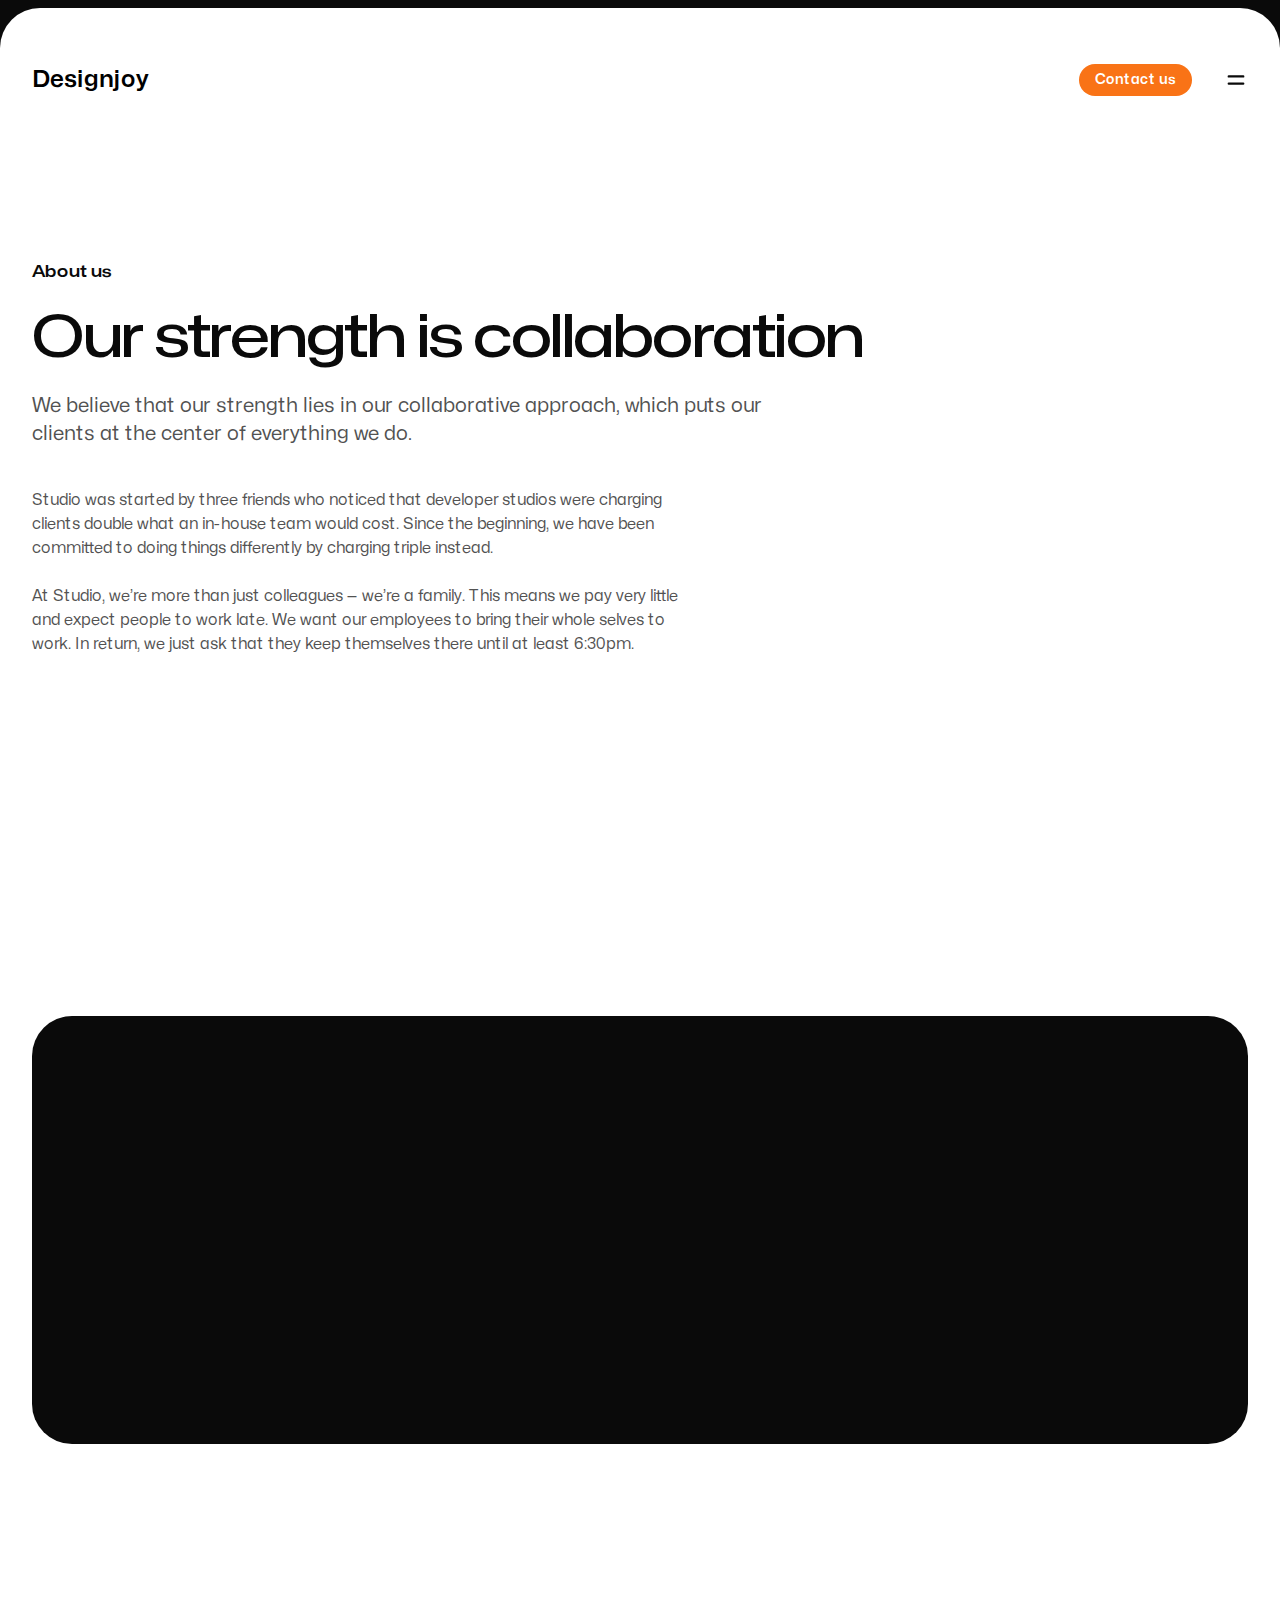
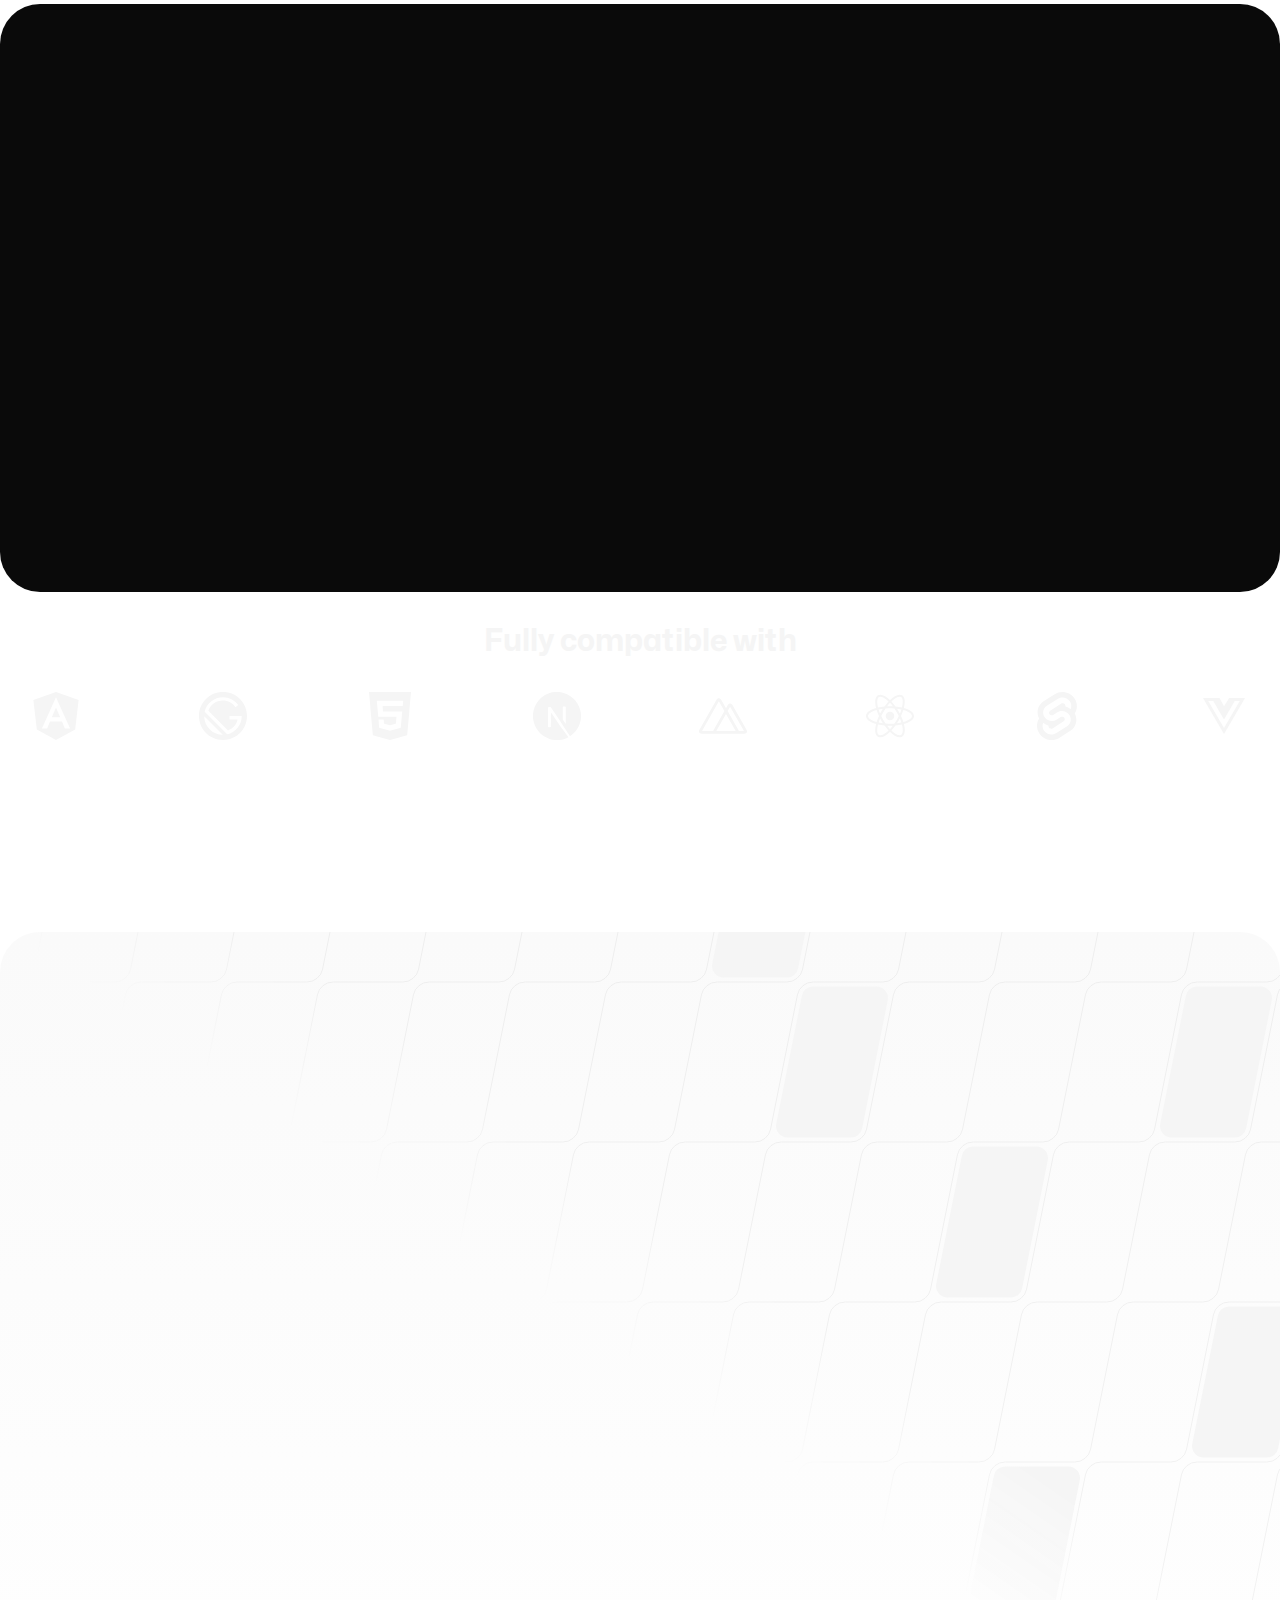
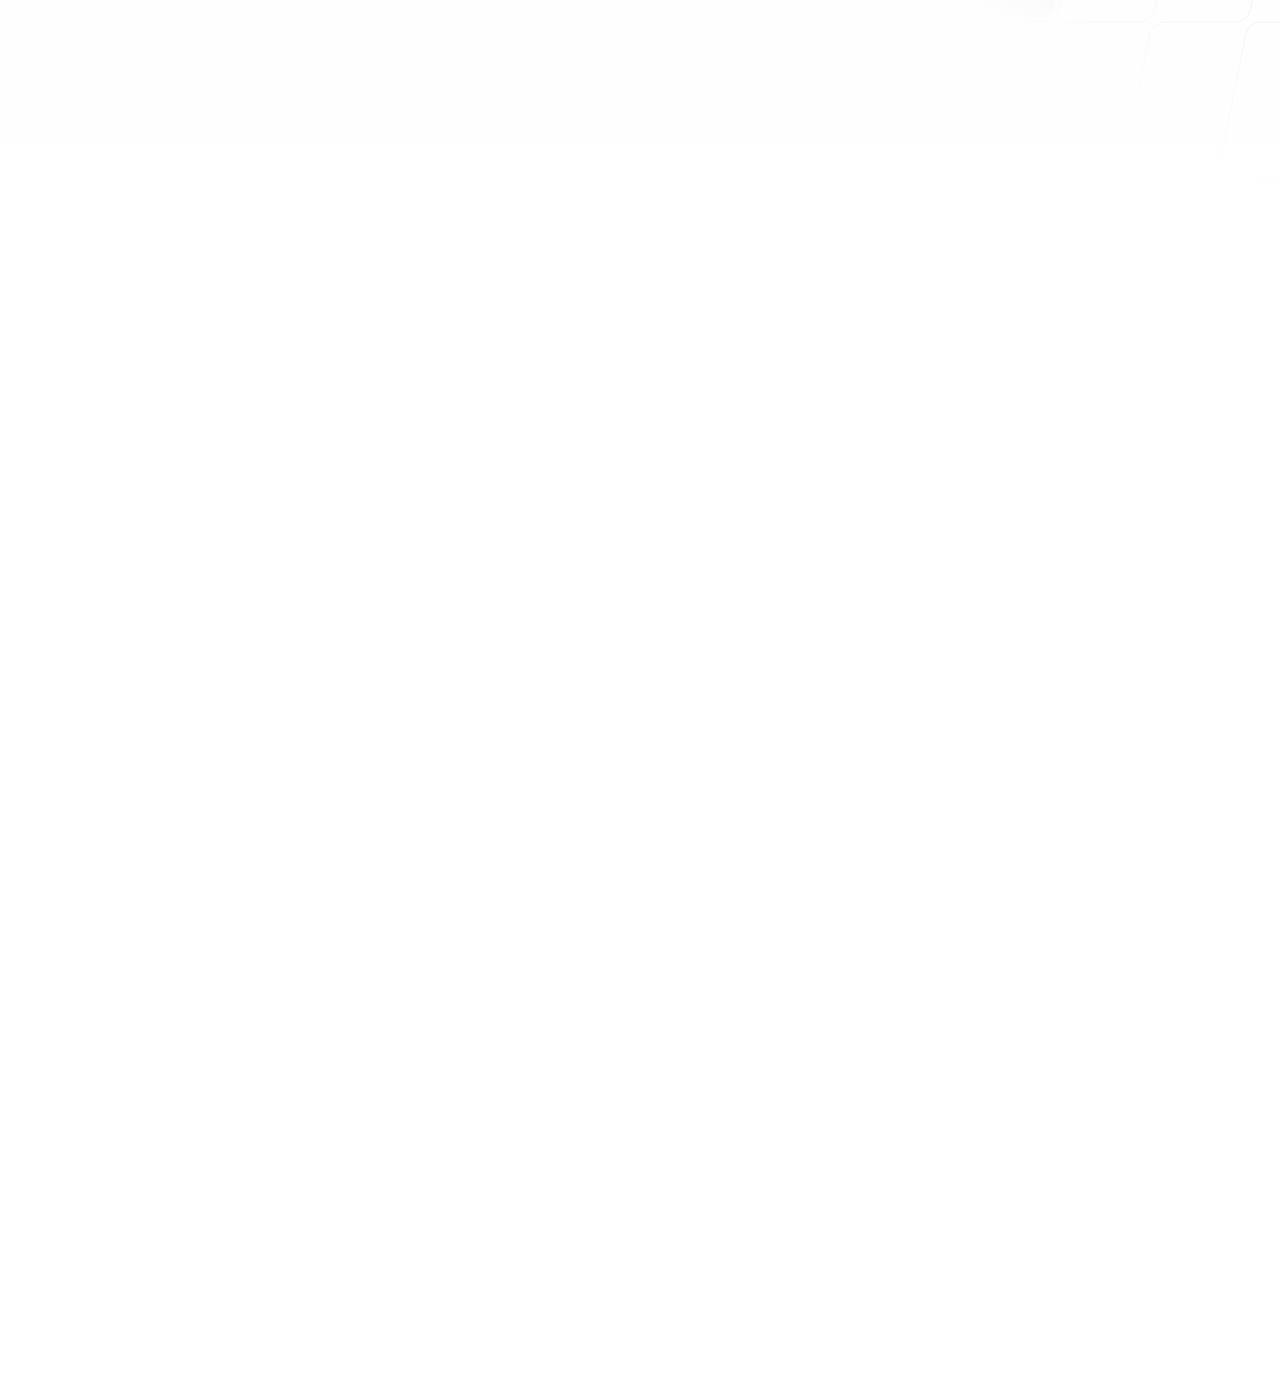
<file: about.html>
<!DOCTYPE html><html lang="en" class="h-full bg-neutral-950 text-base antialiased text-neutral-100"><head><meta charSet="utf-8"/><meta name="viewport" content="width=device-width, initial-scale=1"/><link rel="stylesheet" href="/_next/static/css/8b49b93b80531908.css" data-precedence="next"/><link rel="preload" href="/_next/static/chunks/webpack-b431a5c3247f29bd.js" as="script" fetchPriority="low"/><script src="/_next/static/chunks/fd9d1056-c5308d3f28cb1284.js" async=""></script><script src="/_next/static/chunks/596-0db8ce98b3cdb8e7.js" async=""></script><script src="/_next/static/chunks/main-app-1d01ea665e882524.js" async=""></script><title>Designjoy - we Stand with your business with our digital power</title><link rel="icon" href="/favicon.ico" type="image/x-icon" sizes="64x64"/><script src="/_next/static/chunks/polyfills-78c92fac7aa8fdd8.js" noModule=""></script></head><body class="flex min-h-full flex-col"><header><div class="absolute left-0 right-0 top-2 z-40 pt-14"><div class="max-w-7xl mx-auto px-6 lg:px-8"><div class="max-w-2xl mx-auto lg:max-w-none"><div class="flex items-center justify-between"><a aria-label="Home" href="/"><h2 class="cursor-pointer text-2xl font-semibold duration-300 black text-black hover:text-blue-600"><span class="relative">Designjoy</span></h2></a><div class="flex items-center gap-x-8 "><a class="inline-flex rounded-full  px-4 py-1.5 text-sm font-semibold transition bg-orange-500 text-white hover:bg-black" href="/contact"><span>Contact us</span></a><button type="button" aria-expanded="false" aria-controls=":R5a:" class="group -m-2.5 rounded-full p-2.5 transition hover:bg-orange-500" aria-label="Toggle navigation"><svg stroke="currentColor" fill="currentColor" stroke-width="0" viewBox="0 0 20 20" aria-hidden="true" class="h-6 w-6 fill-neutral-950 group-hover:fill-neutral-700" height="1em" width="1em" xmlns="http://www.w3.org/2000/svg"><path fill-rule="evenodd" d="M3 7a1 1 0 011-1h12a1 1 0 110 2H4a1 1 0 01-1-1zM3 13a1 1 0 011-1h12a1 1 0 110 2H4a1 1 0 01-1-1z" clip-rule="evenodd"></path></svg></button></div></div></div></div></div><div id=":R5a:" style="height:0.5rem" class="relative z-50 overflow-hidden bg-neutral-950 pt-2" aria-hidden="true" inert=""><div class="bg-neutral-800"><div class="bg-neutral-950 pb-16 pt-14"><div class="max-w-7xl mx-auto px-6 lg:px-8"><div class="max-w-2xl mx-auto lg:max-w-none"><div class="flex items-center justify-between"><a aria-label="Home" href="/"><h2 class="cursor-pointer text-2xl font-semibold duration-300 black text-white hover:text-blue-600"><span class="relative">Designjoy</span></h2></a><div class="flex items-center gap-x-8 "><a class="inline-flex rounded-full  px-4 py-1.5 text-sm font-semibold transition bg-white text-neutral-950 hover:bg-orange-400" href="/contact"><span>Contact us</span></a><button type="button" aria-expanded="false" aria-controls=":R5a:" class="group -m-2.5 rounded-full p-2.5 transition hover:bg-white/10" aria-label="Toggle navigation"><svg stroke="currentColor" fill="currentColor" stroke-width="0" viewBox="0 0 512 512" class="h-6 w-6 fill-white group-hover:fill-neutral-200" height="1em" width="1em" xmlns="http://www.w3.org/2000/svg"><path d="M405 136.798L375.202 107 256 226.202 136.798 107 107 136.798 226.202 256 107 375.202 136.798 405 256 285.798 375.202 405 405 375.202 285.798 256z"></path></svg></button></div></div></div></div></div><nav class="mt-px font-display text-5xl font-medium tracking-tight text-white hover:bg-orange-500 "><div class="even:mt-px sm:bg-neutral-950"><div class="max-w-7xl mx-auto px-6 lg:px-8"><div class="max-w-2xl mx-auto lg:max-w-none"><div class="grid grid-cols-1 sm:grid-cols-2"><a class="group relative isolate -mx-6 bg-neutral-950 px-6 py-10 even:mt-px sm:mx-0 sm:px-0 sm:py-16 sm:odd:pr-16 sm:even:mt-0 sm:even:border-l sm:even:border-neutral-800 sm:even:pl-16" href="/work">Our Capability<span class="absolute inset-y-0 -z-10 w-screen bg-neutral-900 opacity-0 transition group-odd:right-0 group-even:left-0 group-hover:opacity-100"></span></a><a class="group relative isolate -mx-6 bg-neutral-950 px-6 py-10 even:mt-px sm:mx-0 sm:px-0 sm:py-16 sm:odd:pr-16 sm:even:mt-0 sm:even:border-l sm:even:border-neutral-800 sm:even:pl-16" href="/about">About Us<span class="absolute inset-y-0 -z-10 w-screen bg-neutral-900 opacity-0 transition group-odd:right-0 group-even:left-0 group-hover:opacity-100"></span></a></div></div></div></div><div class="even:mt-px sm:bg-neutral-950"><div class="max-w-7xl mx-auto px-6 lg:px-8"><div class="max-w-2xl mx-auto lg:max-w-none"><div class="grid grid-cols-1 sm:grid-cols-2"><a class="group relative isolate -mx-6 bg-neutral-950 px-6 py-10 even:mt-px sm:mx-0 sm:px-0 sm:py-16 sm:odd:pr-16 sm:even:mt-0 sm:even:border-l sm:even:border-neutral-800 sm:even:pl-16" href="/process">Transformation<span class="absolute inset-y-0 -z-10 w-screen bg-neutral-900 opacity-0 transition group-odd:right-0 group-even:left-0 group-hover:opacity-100"></span></a><a class="group relative isolate -mx-6 bg-neutral-950 px-6 py-10 even:mt-px sm:mx-0 sm:px-0 sm:py-16 sm:odd:pr-16 sm:even:mt-0 sm:even:border-l sm:even:border-neutral-800 sm:even:pl-16" href="/pricing">Pricing<span class="absolute inset-y-0 -z-10 w-screen bg-neutral-900 opacity-0 transition group-odd:right-0 group-even:left-0 group-hover:opacity-100"></span></a></div></div></div></div></nav><div class="relative bg-neutral-950 before:absolute before:inset-x-0 before:top-0 before:h-px before:bg-neutral-800"><div class="max-w-7xl mx-auto px-6 lg:px-8"><div class="max-w-2xl mx-auto lg:max-w-none"><div class="grid grid-cols-1 gap-y-10 pb-16 pt-10 sm:grid-cols-2 sm:pt-16"><div><h2 class="font-display text-base font-semibold text-white">Our offices</h2><ul role="list" class="mt-6 grid grid-cols-1 gap-8 sm:grid-cols-2"><li><address class="text-sm not-italic text-neutral-300"><strong class="text-white">India</strong><br/>Mandsaur<br/>Madhya Pradesh, India</address></li></ul></div><div class="sm:border-l sm:border-transparent sm:pl-16"><h2 class="font-display text-base font-semibold text-white">Follow us</h2><ul role="list" class="flex gap-x-10 text-white mt-6"><li><a target="_blank" aria-label="FaceBook" class="transition hover:text-neutral-200" href="https://www.facebook.com/profile.php?id=61555944023966 "><svg stroke="currentColor" fill="currentColor" stroke-width="0" viewBox="0 0 16 16" class="h-6 w-6 fill-current" height="1em" width="1em" xmlns="http://www.w3.org/2000/svg"><path d="M16 8.049c0-4.446-3.582-8.05-8-8.05C3.58 0-.002 3.603-.002 8.05c0 4.017 2.926 7.347 6.75 7.951v-5.625h-2.03V8.05H6.75V6.275c0-2.017 1.195-3.131 3.022-3.131.876 0 1.791.157 1.791.157v1.98h-1.009c-.993 0-1.303.621-1.303 1.258v1.51h2.218l-.354 2.326H9.25V16c3.824-.604 6.75-3.934 6.75-7.951z"></path></svg></a></li><li><a target="_blank" aria-label="Linkedin" class="transition hover:text-neutral-200" href="https://www.linkedin.com/in/riteshghodela/"><svg stroke="currentColor" fill="currentColor" stroke-width="0" viewBox="0 0 16 16" class="h-6 w-6 fill-current" height="1em" width="1em" xmlns="http://www.w3.org/2000/svg"><path d="M0 1.146C0 .513.526 0 1.175 0h13.65C15.474 0 16 .513 16 1.146v13.708c0 .633-.526 1.146-1.175 1.146H1.175C.526 16 0 15.487 0 14.854V1.146zm4.943 12.248V6.169H2.542v7.225h2.401zm-1.2-8.212c.837 0 1.358-.554 1.358-1.248-.015-.709-.52-1.248-1.342-1.248-.822 0-1.359.54-1.359 1.248 0 .694.521 1.248 1.327 1.248h.016zm4.908 8.212V9.359c0-.216.016-.432.08-.586.173-.431.568-.878 1.232-.878.869 0 1.216.662 1.216 1.634v3.865h2.401V9.25c0-2.22-1.184-3.252-2.764-3.252-1.274 0-1.845.7-2.165 1.193v.025h-.016a5.54 5.54 0 0 1 .016-.025V6.169h-2.4c.03.678 0 7.225 0 7.225h2.4z"></path></svg></a></li><li><a target="_blank" aria-label="Twitter" class="transition hover:text-neutral-200" href="https://twitter.com/RITESHGHODELA"><svg stroke="currentColor" fill="currentColor" stroke-width="0" viewBox="0 0 16 16" class="h-6 w-6 fill-current" height="1em" width="1em" xmlns="http://www.w3.org/2000/svg"><path d="M5.026 15c6.038 0 9.341-5.003 9.341-9.334 0-.14 0-.282-.006-.422A6.685 6.685 0 0 0 16 3.542a6.658 6.658 0 0 1-1.889.518 3.301 3.301 0 0 0 1.447-1.817 6.533 6.533 0 0 1-2.087.793A3.286 3.286 0 0 0 7.875 6.03a9.325 9.325 0 0 1-6.767-3.429 3.289 3.289 0 0 0 1.018 4.382A3.323 3.323 0 0 1 .64 6.575v.045a3.288 3.288 0 0 0 2.632 3.218 3.203 3.203 0 0 1-.865.115 3.23 3.23 0 0 1-.614-.057 3.283 3.283 0 0 0 3.067 2.277A6.588 6.588 0 0 1 .78 13.58a6.32 6.32 0 0 1-.78-.045A9.344 9.344 0 0 0 5.026 15z"></path></svg></a></li><li><a target="_blank" aria-label="Instagram" class="transition hover:text-neutral-200" href="https://www.instagram.com/designjoy.in/"><svg stroke="currentColor" fill="currentColor" stroke-width="0" viewBox="0 0 16 16" class="h-6 w-6 fill-current" height="1em" width="1em" xmlns="http://www.w3.org/2000/svg"><path d="M8 0C5.829 0 5.556.01 4.703.048 3.85.088 3.269.222 2.76.42a3.917 3.917 0 0 0-1.417.923A3.927 3.927 0 0 0 .42 2.76C.222 3.268.087 3.85.048 4.7.01 5.555 0 5.827 0 8.001c0 2.172.01 2.444.048 3.297.04.852.174 1.433.372 1.942.205.526.478.972.923 1.417.444.445.89.719 1.416.923.51.198 1.09.333 1.942.372C5.555 15.99 5.827 16 8 16s2.444-.01 3.298-.048c.851-.04 1.434-.174 1.943-.372a3.916 3.916 0 0 0 1.416-.923c.445-.445.718-.891.923-1.417.197-.509.332-1.09.372-1.942C15.99 10.445 16 10.173 16 8s-.01-2.445-.048-3.299c-.04-.851-.175-1.433-.372-1.941a3.926 3.926 0 0 0-.923-1.417A3.911 3.911 0 0 0 13.24.42c-.51-.198-1.092-.333-1.943-.372C10.443.01 10.172 0 7.998 0h.003zm-.717 1.442h.718c2.136 0 2.389.007 3.232.046.78.035 1.204.166 1.486.275.373.145.64.319.92.599.28.28.453.546.598.92.11.281.24.705.275 1.485.039.843.047 1.096.047 3.231s-.008 2.389-.047 3.232c-.035.78-.166 1.203-.275 1.485a2.47 2.47 0 0 1-.599.919c-.28.28-.546.453-.92.598-.28.11-.704.24-1.485.276-.843.038-1.096.047-3.232.047s-2.39-.009-3.233-.047c-.78-.036-1.203-.166-1.485-.276a2.478 2.478 0 0 1-.92-.598 2.48 2.48 0 0 1-.6-.92c-.109-.281-.24-.705-.275-1.485-.038-.843-.046-1.096-.046-3.233 0-2.136.008-2.388.046-3.231.036-.78.166-1.204.276-1.486.145-.373.319-.64.599-.92.28-.28.546-.453.92-.598.282-.11.705-.24 1.485-.276.738-.034 1.024-.044 2.515-.045v.002zm4.988 1.328a.96.96 0 1 0 0 1.92.96.96 0 0 0 0-1.92zm-4.27 1.122a4.109 4.109 0 1 0 0 8.217 4.109 4.109 0 0 0 0-8.217zm0 1.441a2.667 2.667 0 1 1 0 5.334 2.667 2.667 0 0 1 0-5.334z"></path></svg></a></li></ul></div></div></div></div></div></div></div></header><div style="border-top-left-radius:40px;border-top-right-radius:40px" class="relative flex flex-auto overflow-hidden bg-white pt-14"><div class="relative isolate flex w-full flex-col pt-9"><main class="w-full flex-auto"><div class="max-w-7xl mx-auto px-6 lg:px-8 mt-24 sm:mt-32 lg:mt-40"><div class="max-w-2xl mx-auto lg:max-w-none"><div style="opacity:0;transform:translateY(24px) translateZ(0)"><h1><span class="block font-display text-base font-semibold text-neutral-950">About us</span><span class="sr-only"> - </span><span class="mt-6 block max-w-5xl font-display text-5xl font-medium tracking-tight text-neutral-950 [text-wrap:balance] sm:text-6xl">Our strength is collaboration</span></h1><div class="mt-6 max-w-3xl text-xl text-neutral-600"><p>We believe that our strength lies in our collaborative approach, which puts our clients at the center of everything we do.</p><div class="mt-10 max-w-2xl space-y-6 text-base"><p>Studio was started by three friends who noticed that developer studios were charging clients double what an in-house team would cost. Since the beginning, we have been committed to doing things differently by charging triple instead.</p><p>At Studio, we’re more than just colleagues — we’re a family. This means we pay very little and expect people to work late. We want our employees to bring their whole selves to work. In return, we just ask that they keep themselves there until at least 6:30pm.</p></div></div></div></div></div><div class="max-w-7xl mx-auto px-6 lg:px-8 mt-16"><div class="max-w-2xl mx-auto lg:max-w-none"><div><dl class="grid grid-cols-1 gap-10 sm:grid-cols-2 lg:auto-cols-fr lg:grid-flow-col lg:grid-cols-none"><div class="flex flex-col-reverse pl-8 relative before:absolute after:absolute before:bg-neutral-950 after:bg-neutral-950/10 before:left-0 before:top-0 before:h-6 before:w-px after:bottom-0 after:left-0 after:top-8 after:w-px" style="opacity:0;transform:translateY(24px) translateZ(0)"><dt class="mt-2 text-base text-neutral-600">Projects Completed</dt><dd class="font-display text-3xl font-semibold text-neutral-950 sm:text-4xl">60</dd></div><div class="flex flex-col-reverse pl-8 relative before:absolute after:absolute before:bg-neutral-950 after:bg-neutral-950/10 before:left-0 before:top-0 before:h-6 before:w-px after:bottom-0 after:left-0 after:top-8 after:w-px" style="opacity:0;transform:translateY(24px) translateZ(0)"><dt class="mt-2 text-base text-neutral-600">clients</dt><dd class="font-display text-3xl font-semibold text-neutral-950 sm:text-4xl">52</dd></div><div class="flex flex-col-reverse pl-8 relative before:absolute after:absolute before:bg-neutral-950 after:bg-neutral-950/10 before:left-0 before:top-0 before:h-6 before:w-px after:bottom-0 after:left-0 after:top-8 after:w-px" style="opacity:0;transform:translateY(24px) translateZ(0)"><dt class="mt-2 text-base text-neutral-600">Running Project</dt><dd class="font-display text-3xl font-semibold text-neutral-950 sm:text-4xl">10</dd></div></dl></div><div class="mt-24 rounded-4xl bg-neutral-950 py-20 sm:mt-32 sm:py-32 lg:mt-56"><div class="max-w-7xl mx-auto px-6 lg:px-8"><div class="max-w-2xl mx-auto lg:max-w-none"><div class="flex items-center gap-x-8" style="opacity:0;transform:translateY(24px) translateZ(0)"><h2 class="text-center font-display text-sm font-semibold tracking-wider text-white sm:text-left">We have worked with hundreds of amazing people</h2><div class="h-px flex-auto bg-neutral-800"></div></div><div><ul role="list" class="mt-10 grid grid-cols-2 gap-x-8 gap-y-10 lg:grid-cols-4"><li><div style="opacity:0;transform:translateY(24px) translateZ(0)"><img alt="Phobia" loading="lazy" width="184" height="36" decoding="async" data-nimg="1" style="color:transparent" src="/_next/static/media/logo-light.ada2d552.svg"/></div></li><li><div style="opacity:0;transform:translateY(24px) translateZ(0)"><img alt="Family Fund" loading="lazy" width="184" height="36" decoding="async" data-nimg="1" style="color:transparent" src="/_next/static/media/logo-light.5c8de99c.svg"/></div></li><li><div style="opacity:0;transform:translateY(24px) translateZ(0)"><img alt="Unseal" loading="lazy" width="184" height="36" decoding="async" data-nimg="1" style="color:transparent" src="/_next/static/media/logo-light.f6ce2960.svg"/></div></li><li><div style="opacity:0;transform:translateY(24px) translateZ(0)"><img alt="Mail Smirk" loading="lazy" width="184" height="36" decoding="async" data-nimg="1" style="color:transparent" src="/_next/static/media/logo-light.249606f6.svg"/></div></li><li><div style="opacity:0;transform:translateY(24px) translateZ(0)"><img alt="Home Work" loading="lazy" width="184" height="36" decoding="async" data-nimg="1" style="color:transparent" src="/_next/static/media/logo-light.da1195d8.svg"/></div></li><li><div style="opacity:0;transform:translateY(24px) translateZ(0)"><img alt="Green Life" loading="lazy" width="184" height="36" decoding="async" data-nimg="1" style="color:transparent" src="/_next/static/media/logo-light.1704e6d8.svg"/></div></li><li><div style="opacity:0;transform:translateY(24px) translateZ(0)"><img alt="Bright Path" loading="lazy" width="184" height="36" decoding="async" data-nimg="1" style="color:transparent" src="/_next/static/media/logo-light.456aa9d9.svg"/></div></li><li><div style="opacity:0;transform:translateY(24px) translateZ(0)"><img alt="North Adventures" loading="lazy" width="184" height="36" decoding="async" data-nimg="1" style="color:transparent" src="/_next/static/media/logo-light.e19f9c9b.svg"/></div></li></ul></div></div></div></div></div></div><div class="mt-24 rounded-4xl bg-neutral-950 py-24 sm:mt-32 lg:mt-40 lg:py-32"><div class="max-w-7xl mx-auto px-6 lg:px-8"><div class="max-w-2xl mx-auto lg:max-w-none"><div class="max-w-2xl" style="opacity:0;transform:translateY(24px) translateZ(0)"><h2><span class="mb-6 block font-display text-base font-semibold text-white">Our culture</span><span class="sr-only"> - </span><span class="block font-display tracking-tight [text-wrap:balance] text-4xl font-medium sm:text-5xl text-white">Balance your passion with your passion for life.</span></h2><div class="mt-6 text-xl text-neutral-300"><p>We are a group of like-minded people who share the same core values.</p></div></div></div></div><div class="max-w-7xl mx-auto px-6 lg:px-8 mt-16"><div class="max-w-2xl mx-auto lg:max-w-none"><div><ul role="list" class="grid grid-cols-1 gap-10 sm:grid-cols-2 lg:grid-cols-3"><li class="text-base text-neutral-300 before:bg-white after:bg-white/10"><div style="opacity:0;transform:translateY(24px) translateZ(0)"><div class="pl-8 relative before:absolute after:absolute before:bg-white after:bg-white/10 before:left-0 before:top-0 before:h-6 before:w-px after:bottom-0 after:left-0 after:top-8 after:w-px"><strong class="font-semibold text-white">Loyalty<!-- -->.</strong> <!-- -->Our team has been with us since the beginning because none of them are allowed to have LinkedIn profiles.</div></div></li><li class="text-base text-neutral-300 before:bg-white after:bg-white/10"><div style="opacity:0;transform:translateY(24px) translateZ(0)"><div class="pl-8 relative before:absolute after:absolute before:bg-white after:bg-white/10 before:left-0 before:top-0 before:h-6 before:w-px after:bottom-0 after:left-0 after:top-8 after:w-px"><strong class="font-semibold text-white">Trust<!-- -->.</strong> <!-- -->We don’t care when our team works just as long as they are working every waking second.</div></div></li><li class="text-base text-neutral-300 before:bg-white after:bg-white/10"><div style="opacity:0;transform:translateY(24px) translateZ(0)"><div class="pl-8 relative before:absolute after:absolute before:bg-white after:bg-white/10 before:left-0 before:top-0 before:h-6 before:w-px after:bottom-0 after:left-0 after:top-8 after:w-px"><strong class="font-semibold text-white">Compassion<!-- -->.</strong> <!-- -->You never know what someone is going through at home and we make sure to never find out.</div></div></li></ul></div></div></div></div><section class="light:bg-gray-800 dark:text-gray-500"><div class="container p-6 mx-auto space-y-6 text-center lg:p-8 lg:space-y-8"><h2 class="text-3xl font-bold">Fully compatible with</h2><div class="flex flex-wrap justify-center lg:justify-between"><svg xmlns="http://www.w3.org/2000/svg" viewBox="0 0 32 32" aria-label="Angular" class="w-12 h-12 mx-10 my-6 fill-current md:mx-12 lg:m-0 dark:text-grey-500"><title>Angular</title><path d="M13.24 16.859h5.51l-2.755-6.542zM15.995 0.010l-15.078 5.307 2.297 19.677 12.781 6.995 12.786-6.984 2.297-19.688-15.083-5.302zM25.406 24.406h-3.516l-1.896-4.667h-8l-1.896 4.667h-3.516l9.411-20.865z"></path></svg><svg xmlns="http://www.w3.org/2000/svg" viewBox="0 0 32 32" aria-label="Gatsby" class="w-12 h-12 mx-10 my-6 fill-current md:mx-12 lg:m-0 dark:text-grey-500"><title>Gatsby</title><path d="M16 0.011c-8.901 0-15.989 7.088-15.989 15.989s7.088 15.995 15.989 15.995c8.901 0 15.989-7.093 15.989-15.995s-7.088-15.989-15.989-15.989zM3.484 16.14l12.38 12.376c-6.817 0-12.38-5.563-12.38-12.376zM18.781 28.24l-15.016-15.021c1.251-5.563 6.256-9.735 12.235-9.735 4.011 0.011 7.776 1.917 10.151 5.147l-1.807 1.531c-1.912-2.801-5.089-4.468-8.48-4.453-4.333-0.025-8.197 2.719-9.599 6.819l13.073 13.072c3.197-1.115 5.703-3.896 6.396-7.235h-5.423v-2.364h8.204c0 5.979-4.172 10.989-9.735 12.24z"></path></svg><svg xmlns="http://www.w3.org/2000/svg" viewBox="0 0 32 32" aria-label="Plain HTML" class="w-12 h-12 mx-10 my-6 fill-current md:mx-12 lg:m-0 dark:text-grey-500"><title>Plain HTML</title><path d="M2 0h28l-2.547 28.75-11.484 3.25-11.417-3.25zM11.375 13l-0.307-3.625 13.411 0.005 0.307-3.495-17.573-0.005 0.932 10.682h12.167l-0.432 4.568-3.88 1.068-3.938-1.078-0.255-2.813h-3.479l0.443 5.563 7.229 1.932 7.172-1.927 0.99-10.875z"></path></svg><svg xmlns="http://www.w3.org/2000/svg" viewBox="0 0 32 32" aria-label="Next.js" class="w-12 h-12 mx-10 my-6 fill-current md:mx-12 lg:m-0 dark:text-grey-500"><title>Next.js</title><path d="M23.749 30.005c-0.119 0.063-0.109 0.083 0.005 0.025 0.037-0.015 0.068-0.036 0.095-0.061 0-0.021 0-0.021-0.1 0.036zM23.989 29.875c-0.057 0.047-0.057 0.047 0.011 0.016 0.036-0.021 0.068-0.041 0.068-0.047 0-0.027-0.016-0.021-0.079 0.031zM24.145 29.781c-0.057 0.047-0.057 0.047 0.011 0.016 0.037-0.021 0.068-0.043 0.068-0.048 0-0.025-0.016-0.020-0.079 0.032zM24.303 29.688c-0.057 0.047-0.057 0.047 0.009 0.015 0.037-0.020 0.068-0.041 0.068-0.047 0-0.025-0.016-0.020-0.077 0.032zM24.516 29.547c-0.109 0.073-0.147 0.12-0.047 0.068 0.067-0.041 0.181-0.131 0.161-0.131-0.043 0.016-0.079 0.043-0.115 0.063zM14.953 0.011c-0.073 0.005-0.292 0.025-0.484 0.041-4.548 0.412-8.803 2.86-11.5 6.631-1.491 2.067-2.459 4.468-2.824 6.989-0.129 0.88-0.145 1.14-0.145 2.333 0 1.192 0.016 1.448 0.145 2.328 0.871 6.011 5.147 11.057 10.943 12.927 1.043 0.333 2.136 0.563 3.381 0.704 0.484 0.052 2.577 0.052 3.061 0 2.152-0.24 3.969-0.771 5.767-1.688 0.276-0.14 0.328-0.177 0.291-0.208-0.88-1.161-1.744-2.323-2.609-3.495l-2.557-3.453-3.203-4.745c-1.068-1.588-2.14-3.172-3.229-4.744-0.011 0-0.025 2.109-0.031 4.681-0.011 4.505-0.011 4.688-0.068 4.792-0.057 0.125-0.151 0.229-0.276 0.287-0.099 0.047-0.188 0.057-0.661 0.057h-0.541l-0.141-0.088c-0.088-0.057-0.161-0.136-0.208-0.229l-0.068-0.141 0.005-6.271 0.011-6.271 0.099-0.125c0.063-0.077 0.141-0.14 0.229-0.187 0.131-0.063 0.183-0.073 0.724-0.073 0.635 0 0.74 0.025 0.907 0.208 1.296 1.932 2.588 3.869 3.859 5.812 2.079 3.152 4.917 7.453 6.312 9.563l2.537 3.839 0.125-0.083c1.219-0.813 2.328-1.781 3.285-2.885 2.016-2.308 3.324-5.147 3.767-8.177 0.129-0.88 0.145-1.141 0.145-2.333 0-1.193-0.016-1.448-0.145-2.328-0.871-6.011-5.147-11.057-10.943-12.928-1.084-0.343-2.199-0.577-3.328-0.697-0.303-0.031-2.371-0.068-2.631-0.041zM21.5 9.688c0.151 0.072 0.265 0.208 0.317 0.364 0.027 0.084 0.032 1.823 0.027 5.74l-0.011 5.624-0.989-1.52-0.995-1.521v-4.083c0-2.647 0.011-4.131 0.025-4.204 0.047-0.167 0.161-0.307 0.313-0.395 0.124-0.063 0.172-0.068 0.667-0.068 0.463 0 0.541 0.005 0.645 0.063z"></path></svg><svg xmlns="http://www.w3.org/2000/svg" viewBox="0 0 32 32" aria-label="Nuxt.js" class="w-12 h-12 mx-10 my-6 fill-current md:mx-12 lg:m-0 dark:text-grey-500"><title>Nuxt.js</title><path d="M26.297 27.031l0.031-0.063c0.031-0.047 0.052-0.099 0.073-0.156v-0.005c0.099-0.26 0.12-0.536 0.073-0.813v0.010c-0.052-0.292-0.156-0.573-0.313-0.828l0.010 0.010-7.094-12.474-1.083-1.891-8.156 14.365c-0.141 0.25-0.229 0.521-0.276 0.802v0.016c-0.057 0.323-0.021 0.651 0.109 0.953l-0.005-0.010c0.016 0.047 0.042 0.089 0.068 0.135l-0.005-0.005c0.214 0.365 0.667 0.802 1.667 0.802h13.198c0.208 0 1.234-0.042 1.708-0.849zM17.995 14.609l6.479 11.396h-12.953zM31.661 25.188l-9.354-16.479c-0.099-0.177-0.635-1.052-1.578-1.052-0.422 0-1.026 0.182-1.521 1.047l-1.208 2.12 1.073 1.896 1.667-2.953 9.255 16.245h-3.521c0.047 0.271 0.021 0.547-0.073 0.807v-0.010c-0.021 0.057-0.042 0.115-0.073 0.167v-0.005l-0.031 0.063c-0.474 0.807-1.495 0.849-1.693 0.849h5.505c0.203 0 1.219-0.042 1.693-0.849 0.214-0.37 0.359-0.984-0.141-1.844zM9.74 27.078c-0.021-0.042-0.042-0.083-0.063-0.125v-0.005c-0.13-0.302-0.172-0.63-0.115-0.953v0.010h-7.563l11.24-19.776 3.687 6.484 1.073-1.891-3.219-5.667c-0.089-0.161-0.63-1.036-1.568-1.036-0.422 0-1.031 0.182-1.521 1.052l-11.385 20.016c-0.099 0.172-0.568 1.078-0.099 1.885 0.214 0.37 0.667 0.802 1.667 0.802h9.531c-0.99 0-1.453-0.427-1.667-0.802z"></path></svg><svg xmlns="http://www.w3.org/2000/svg" viewBox="0 0 32 32" aria-label="React" class="w-12 h-12 mx-10 my-6 fill-current md:mx-12 lg:m-0 dark:text-grey-500"><title>React</title><path d="M16 13.146c-1.573 0-2.854 1.281-2.854 2.854s1.281 2.854 2.854 2.854c1.573 0 2.854-1.281 2.854-2.854s-1.281-2.854-2.854-2.854zM8.010 21.672l-0.63-0.156c-4.688-1.188-7.38-3.198-7.38-5.521s2.693-4.333 7.38-5.521l0.63-0.156 0.177 0.625c0.474 1.635 1.083 3.229 1.818 4.771l0.135 0.281-0.135 0.286c-0.734 1.536-1.344 3.13-1.818 4.771zM7.089 11.932c-3.563 1-5.75 2.536-5.75 4.063s2.188 3.057 5.75 4.063c0.438-1.391 0.964-2.745 1.578-4.063-0.615-1.318-1.141-2.672-1.578-4.063zM23.99 21.672l-0.177-0.625c-0.474-1.635-1.083-3.229-1.818-4.766l-0.135-0.286 0.135-0.286c0.734-1.536 1.344-3.13 1.818-4.771l0.177-0.62 0.63 0.156c4.688 1.188 7.38 3.198 7.38 5.521s-2.693 4.333-7.38 5.521zM23.333 15.995c0.641 1.385 1.172 2.745 1.578 4.063 3.568-1.005 5.75-2.536 5.75-4.063s-2.188-3.057-5.75-4.063c-0.438 1.385-0.964 2.745-1.578 4.063zM7.078 11.927l-0.177-0.625c-1.318-4.646-0.917-7.979 1.099-9.141 1.979-1.141 5.151 0.208 8.479 3.625l0.453 0.464-0.453 0.464c-1.182 1.229-2.26 2.552-3.229 3.958l-0.182 0.255-0.313 0.026c-1.703 0.135-3.391 0.406-5.047 0.813zM9.609 3.089c-0.359 0-0.677 0.073-0.943 0.229-1.323 0.766-1.557 3.422-0.646 7.005 1.422-0.318 2.859-0.542 4.313-0.672 0.833-1.188 1.75-2.323 2.734-3.391-2.078-2.026-4.047-3.172-5.458-3.172zM22.396 30.234c-0.005 0-0.005 0 0 0-1.901 0-4.344-1.427-6.875-4.031l-0.453-0.464 0.453-0.464c1.182-1.229 2.26-2.552 3.229-3.958l0.177-0.255 0.313-0.031c1.703-0.13 3.391-0.401 5.052-0.813l0.63-0.156 0.177 0.625c1.318 4.646 0.917 7.974-1.099 9.135-0.49 0.281-1.042 0.422-1.604 0.411zM16.932 25.729c2.078 2.026 4.047 3.172 5.458 3.172h0.005c0.354 0 0.672-0.078 0.938-0.229 1.323-0.766 1.563-3.422 0.646-7.005-1.422 0.318-2.865 0.542-4.313 0.667-0.833 1.193-1.75 2.323-2.734 3.396zM24.922 11.927l-0.63-0.161c-1.661-0.406-3.349-0.677-5.052-0.813l-0.313-0.026-0.177-0.255c-0.969-1.406-2.047-2.729-3.229-3.958l-0.453-0.464 0.453-0.464c3.328-3.417 6.5-4.766 8.479-3.625 2.016 1.161 2.417 4.495 1.099 9.141zM19.667 9.651c1.521 0.141 2.969 0.365 4.313 0.672 0.917-3.583 0.677-6.24-0.646-7.005-1.318-0.76-3.797 0.406-6.401 2.943 0.984 1.073 1.896 2.203 2.734 3.391zM9.609 30.234c-0.563 0.010-1.12-0.13-1.609-0.411-2.016-1.161-2.417-4.49-1.099-9.135l0.177-0.625 0.63 0.156c1.542 0.391 3.24 0.661 5.047 0.813l0.313 0.031 0.177 0.255c0.969 1.406 2.047 2.729 3.229 3.958l0.453 0.464-0.453 0.464c-2.526 2.604-4.969 4.031-6.865 4.031zM8.021 21.667c-0.917 3.583-0.677 6.24 0.646 7.005 1.318 0.75 3.792-0.406 6.401-2.943-0.984-1.073-1.901-2.203-2.734-3.396-1.453-0.125-2.891-0.349-4.313-0.667zM16 22.505c-1.099 0-2.224-0.047-3.354-0.141l-0.313-0.026-0.182-0.26c-0.635-0.917-1.24-1.859-1.797-2.828-0.563-0.969-1.078-1.958-1.557-2.969l-0.135-0.286 0.135-0.286c0.479-1.010 0.995-2 1.557-2.969 0.552-0.953 1.156-1.906 1.797-2.828l0.182-0.26 0.313-0.026c2.234-0.188 4.479-0.188 6.708 0l0.313 0.026 0.182 0.26c1.276 1.833 2.401 3.776 3.354 5.797l0.135 0.286-0.135 0.286c-0.953 2.021-2.073 3.964-3.354 5.797l-0.182 0.26-0.313 0.026c-1.125 0.094-2.255 0.141-3.354 0.141zM13.073 21.057c1.969 0.151 3.885 0.151 5.859 0 1.099-1.609 2.078-3.302 2.927-5.063-0.844-1.76-1.823-3.453-2.932-5.063-1.948-0.151-3.906-0.151-5.854 0-1.109 1.609-2.089 3.302-2.932 5.063 0.849 1.76 1.828 3.453 2.932 5.063z"></path></svg><svg xmlns="http://www.w3.org/2000/svg" viewBox="0 0 32 32" aria-label="Svelte" class="w-12 h-12 mx-10 my-6 fill-current md:mx-12 lg:m-0 dark:text-grey-500"><title>Svelte</title><path d="M27.573 4.229c-2.927-4.25-8.656-5.479-13.068-2.802l-7.464 4.745c-2.042 1.281-3.443 3.365-3.854 5.734-0.365 1.969-0.047 4.005 0.891 5.776-0.641 0.964-1.073 2.052-1.266 3.198-0.427 2.406 0.13 4.885 1.547 6.88 2.932 4.24 8.646 5.474 13.068 2.828l7.469-4.75c2.031-1.281 3.427-3.365 3.839-5.734 0.359-1.964 0.042-3.995-0.896-5.755 1.984-3.115 1.88-7.12-0.266-10.12zM13.76 28.172c-2.401 0.625-4.938-0.318-6.349-2.359-0.865-1.198-1.182-2.677-0.932-4.146l0.146-0.708 0.135-0.438 0.401 0.266c0.88 0.667 1.865 1.146 2.917 1.469l0.271 0.094-0.031 0.266c-0.026 0.37 0.083 0.786 0.297 1.104 0.438 0.63 1.198 0.932 1.932 0.734 0.161-0.052 0.318-0.104 0.453-0.188l7.438-4.745c0.375-0.24 0.615-0.599 0.708-1.026 0.083-0.443-0.026-0.896-0.266-1.255-0.443-0.615-1.198-0.891-1.932-0.708-0.161 0.057-0.333 0.12-0.469 0.203l-2.813 1.786c-2.661 1.583-6.099 0.839-7.865-1.708-0.859-1.198-1.198-2.693-0.938-4.146 0.26-1.438 1.12-2.698 2.365-3.469l7.422-4.745c0.469-0.292 0.974-0.505 1.521-0.667 2.401-0.625 4.932 0.318 6.349 2.349 1 1.406 1.281 3.203 0.76 4.849l-0.135 0.443-0.385-0.266c-0.891-0.651-1.88-1.146-2.932-1.469l-0.266-0.078 0.026-0.266c0.026-0.391-0.083-0.802-0.297-1.12-0.438-0.63-1.198-0.896-1.932-0.708-0.161 0.052-0.318 0.104-0.453 0.188l-7.453 4.786c-0.375 0.25-0.615 0.599-0.693 1.036-0.078 0.427 0.026 0.896 0.266 1.24 0.427 0.63 1.203 0.896 1.922 0.708 0.172-0.052 0.333-0.104 0.464-0.188l2.844-1.813c0.464-0.307 0.984-0.531 1.516-0.677 2.417-0.63 4.938 0.318 6.349 2.359 0.865 1.198 1.198 2.677 0.958 4.13-0.25 1.438-1.099 2.698-2.333 3.469l-7.438 4.734c-0.484 0.292-1.005 0.521-1.547 0.677z"></path></svg><svg xmlns="http://www.w3.org/2000/svg" viewBox="0 0 32 32" aria-label="Vue.js" class="w-12 h-12 mx-10 my-6 fill-current md:mx-12 lg:m-0 dark:text-grey-500"><title>Vue.js</title><path d="M24.306 4.019h-4.806l-3.5 5.537-3-5.537h-11l14 23.981 14-23.981zM5.481 6.019h3.363l7.156 12.387 7.15-12.387h3.363l-10.512 18.012z"></path></svg></div></div></section><div class="relative mt-24 pt-24 sm:mt-32 sm:pt-32 lg:mt-40 lg:pt-40"><div class="absolute inset-x-0 top-0 -z-10 h-[884px] overflow-hidden rounded-t-4xl bg-gradient-to-b from-neutral-50"><svg aria-hidden="true" class="absolute inset-0 h-full w-full fill-neutral-100 stroke-neutral-950/5 [mask-image:linear-gradient(to_bottom_left,white_40%,transparent_50%)]"><rect width="100%" height="100%" fill="url(#:R6qqplda:)" stroke-width="0"></rect><svg x="50%" y="-270" stroke-width="0" class="overflow-visible"><path transform="translate(64 160)" d="M45.119 4.5a11.5 11.5 0 0 0-11.277 9.245l-25.6 128C6.82 148.861 12.262 155.5 19.52 155.5h63.366a11.5 11.5 0 0 0 11.277-9.245l25.6-128c1.423-7.116-4.02-13.755-11.277-13.755H45.119Z"></path><path transform="translate(128 320)" d="M45.119 4.5a11.5 11.5 0 0 0-11.277 9.245l-25.6 128C6.82 148.861 12.262 155.5 19.52 155.5h63.366a11.5 11.5 0 0 0 11.277-9.245l25.6-128c1.423-7.116-4.02-13.755-11.277-13.755H45.119Z"></path><path transform="translate(288 480)" d="M45.119 4.5a11.5 11.5 0 0 0-11.277 9.245l-25.6 128C6.82 148.861 12.262 155.5 19.52 155.5h63.366a11.5 11.5 0 0 0 11.277-9.245l25.6-128c1.423-7.116-4.02-13.755-11.277-13.755H45.119Z"></path><path transform="translate(512 320)" d="M45.119 4.5a11.5 11.5 0 0 0-11.277 9.245l-25.6 128C6.82 148.861 12.262 155.5 19.52 155.5h63.366a11.5 11.5 0 0 0 11.277-9.245l25.6-128c1.423-7.116-4.02-13.755-11.277-13.755H45.119Z"></path><path transform="translate(544 640)" d="M45.119 4.5a11.5 11.5 0 0 0-11.277 9.245l-25.6 128C6.82 148.861 12.262 155.5 19.52 155.5h63.366a11.5 11.5 0 0 0 11.277-9.245l25.6-128c1.423-7.116-4.02-13.755-11.277-13.755H45.119Z"></path><path transform="translate(320 800)" d="M45.119 4.5a11.5 11.5 0 0 0-11.277 9.245l-25.6 128C6.82 148.861 12.262 155.5 19.52 155.5h63.366a11.5 11.5 0 0 0 11.277-9.245l25.6-128c1.423-7.116-4.02-13.755-11.277-13.755H45.119Z"></path></svg><defs><pattern id=":R6qqplda:" width="96" height="480" x="50%" patternUnits="userSpaceOnUse" patternTransform="translate(0 -270)" fill="none"><path d="M128 0 98.572 147.138A16 16 0 0 1 82.883 160H13.117a16 16 0 0 0-15.69 12.862l-26.855 134.276A16 16 0 0 1-45.117 320H-116M64-160 34.572-12.862A16 16 0 0 1 18.883 0h-69.766a16 16 0 0 0-15.69 12.862l-26.855 134.276A16 16 0 0 1-109.117 160H-180M192 160l-29.428 147.138A15.999 15.999 0 0 1 146.883 320H77.117a16 16 0 0 0-15.69 12.862L34.573 467.138A16 16 0 0 1 18.883 480H-52M-136 480h58.883a16 16 0 0 0 15.69-12.862l26.855-134.276A16 16 0 0 1-18.883 320h69.766a16 16 0 0 0 15.69-12.862l26.855-134.276A16 16 0 0 1 109.117 160H192M-72 640h58.883a16 16 0 0 0 15.69-12.862l26.855-134.276A16 16 0 0 1 45.117 480h69.766a15.999 15.999 0 0 0 15.689-12.862l26.856-134.276A15.999 15.999 0 0 1 173.117 320H256M-200 320h58.883a15.999 15.999 0 0 0 15.689-12.862l26.856-134.276A16 16 0 0 1-82.883 160h69.766a16 16 0 0 0 15.69-12.862L29.427 12.862A16 16 0 0 1 45.117 0H128"></path></pattern></defs></svg></div><div class="max-w-7xl mx-auto px-6 lg:px-8"><div class="max-w-2xl mx-auto lg:max-w-none"><div class="max-w-2xl" style="opacity:0;transform:translateY(24px) translateZ(0)"><h2><span class="mb-6 block font-display text-base font-semibold text-neutral-950">Our values</span><span class="sr-only"> - </span><span class="block font-display tracking-tight [text-wrap:balance] text-4xl font-medium sm:text-5xl text-neutral-950">Balancing reliability and innovation</span></h2><div class="mt-6 text-xl text-neutral-600"><p>We strive to stay at the forefront of emerging trends and technologies, while completely ignoring them and forking that old Rails project we feel comfortable using. We stand by our core values to justify that decision.</p></div></div></div></div><div class="max-w-7xl mx-auto px-6 lg:px-8 mt-24"><div class="max-w-2xl mx-auto lg:max-w-none"><div><ul role="list" class="grid grid-cols-1 gap-10 sm:grid-cols-2 lg:grid-cols-3"><li class="text-base text-neutral-600 before:bg-neutral-950 after:bg-neutral-100"><div style="opacity:0;transform:translateY(24px) translateZ(0)"><div class="pl-8 relative before:absolute after:absolute before:bg-neutral-950 after:bg-neutral-950/10 before:left-0 before:top-0 before:h-6 before:w-px after:bottom-0 after:left-0 after:top-8 after:w-px"><strong class="font-semibold text-neutral-950">Meticulous<!-- -->.</strong> <!-- -->The first part of any partnership is getting our designer to put your logo in our template. The second step is getting them to do the colors.</div></div></li><li class="text-base text-neutral-600 before:bg-neutral-950 after:bg-neutral-100"><div style="opacity:0;transform:translateY(24px) translateZ(0)"><div class="pl-8 relative before:absolute after:absolute before:bg-neutral-950 after:bg-neutral-950/10 before:left-0 before:top-0 before:h-6 before:w-px after:bottom-0 after:left-0 after:top-8 after:w-px"><strong class="font-semibold text-neutral-950">Efficient<!-- -->.</strong> <!-- -->We pride ourselves on never missing a deadline which is easy because most of the work was done years ago.</div></div></li><li class="text-base text-neutral-600 before:bg-neutral-950 after:bg-neutral-100"><div style="opacity:0;transform:translateY(24px) translateZ(0)"><div class="pl-8 relative before:absolute after:absolute before:bg-neutral-950 after:bg-neutral-950/10 before:left-0 before:top-0 before:h-6 before:w-px after:bottom-0 after:left-0 after:top-8 after:w-px"><strong class="font-semibold text-neutral-950">Adaptable<!-- -->.</strong> <!-- -->Every business has unique needs and our greatest challenge is shoe-horning those needs into something we already built.</div></div></li><li class="text-base text-neutral-600 before:bg-neutral-950 after:bg-neutral-100"><div style="opacity:0;transform:translateY(24px) translateZ(0)"><div class="pl-8 relative before:absolute after:absolute before:bg-neutral-950 after:bg-neutral-950/10 before:left-0 before:top-0 before:h-6 before:w-px after:bottom-0 after:left-0 after:top-8 after:w-px"><strong class="font-semibold text-neutral-950">Honest<!-- -->.</strong> <!-- -->We are transparent about all of our processes, banking on the simple fact our clients never actually read anything.</div></div></li><li class="text-base text-neutral-600 before:bg-neutral-950 after:bg-neutral-100"><div style="opacity:0;transform:translateY(24px) translateZ(0)"><div class="pl-8 relative before:absolute after:absolute before:bg-neutral-950 after:bg-neutral-950/10 before:left-0 before:top-0 before:h-6 before:w-px after:bottom-0 after:left-0 after:top-8 after:w-px"><strong class="font-semibold text-neutral-950">Loyal<!-- -->.</strong> <!-- -->We foster long-term relationships with our clients that go beyond just delivering a product, allowing us to invoice them for decades.</div></div></li><li class="text-base text-neutral-600 before:bg-neutral-950 after:bg-neutral-100"><div style="opacity:0;transform:translateY(24px) translateZ(0)"><div class="pl-8 relative before:absolute after:absolute before:bg-neutral-950 after:bg-neutral-950/10 before:left-0 before:top-0 before:h-6 before:w-px after:bottom-0 after:left-0 after:top-8 after:w-px"><strong class="font-semibold text-neutral-950">Innovative<!-- -->.</strong> <!-- -->The technological landscape is always evolving and so are we. We are constantly on the lookout for new open source projects to clone.</div></div></li></ul></div></div></div></div><div class="max-w-7xl mx-auto px-6 lg:px-8 mt-24 sm:mt-32 lg:mt-40"><div class="max-w-2xl mx-auto lg:max-w-none"><div class="-mx-6 rounded-4xl bg-neutral-900 px-6 py-20 sm:mx-0 sm:py-32 md:px-12" style="opacity:0;transform:translateY(24px) translateZ(0)"><div class="max-w-4xl mx-auto"><h2 class="font-display text-3xl font-medium text-white [text-wrap:balance] sm:text-4xl">Tell us about your project</h2><div class="mt-6 flex"><a class="inline-flex rounded-full  px-4 py-1.5 text-sm font-semibold transition bg-white text-neutral-950 hover:bg-orange-400" href="/contact"><span>Say Hello</span></a></div><div class="mt-10 border-t border-white/10 pt-10"><h3 class="font-display text-base font-semibold text-white">Our offices</h3><ul role="list" class="mt-6 grid grid-cols-1 gap-8 sm:grid-cols-2"><li><address class="text-sm not-italic text-neutral-300"><strong class="text-white">India</strong><br/>Mandsaur<br/>Madhya Pradesh, India</address></li></ul></div></div></div></div></div></main><footer class="max-w-7xl mx-auto px-6 lg:px-8 mt-24 w-full sm:mt-32 lg:mt-40"><div class="max-w-2xl mx-auto lg:max-w-none"><div style="opacity:0;transform:translateY(24px) translateZ(0)"><div class="grid grid-cols-1 gap-x-8 gap-y-16 lg:grid-cols-2"><nav><ul role="list" class="grid grid-cols-2 gap-8 sm:grid-cols-3"><li><div class="font-display text-sm font-semibold tracking-wider text-neutral-950">Work</div><ul role="list" class="mt-4 text-sm text-neutral-700"><li class="mt-4"><a class="transition hover:text-neutral-950" href="https://www.cotuber.com/">Cotuber</a></li><li class="mt-4"><a class="transition hover:text-neutral-950" href="https://www.stream-excel.com/">Stream-Excel</a></li></ul></li><li><div class="font-display text-sm font-semibold tracking-wider text-neutral-950">Company</div><ul role="list" class="mt-4 text-sm text-neutral-700"><li class="mt-4"><a class="transition hover:text-neutral-950" href="/work">Our Capability</a></li><li class="mt-4"><a class="transition hover:text-neutral-950" href="/process">Transformation</a></li><li class="mt-4"><a class="transition hover:text-neutral-950" href="/about">About Us</a></li><li class="mt-4"><a class="transition hover:text-neutral-950" href="/pricing">Pricing</a></li></ul></li><li><div class="font-display text-sm font-semibold tracking-wider text-neutral-950">Connect</div><ul role="list" class="mt-4 text-sm text-neutral-700"><li class="mt-4"><a class="transition hover:text-neutral-950" href="https://www.facebook.com/profile.php?id=61555944023966 ">FaceBook</a></li><li class="mt-4"><a class="transition hover:text-neutral-950" href="https://www.linkedin.com/in/riteshghodela/">Linkedin</a></li><li class="mt-4"><a class="transition hover:text-neutral-950" href="https://twitter.com/RITESHGHODELA">Twitter</a></li><li class="mt-4"><a class="transition hover:text-neutral-950" href="https://www.instagram.com/designjoy.in/">Instagram</a></li></ul></li></ul></nav><div class="flex lg:justify-end"><form class="max-w-sm"><h2 class="font-display text-sm font-semibold tracking-wider text-neutral-950">Sign up for our newsletter</h2><p class="mt-4 text-sm text-neutral-700">Subscribe to get the latest design news, articles, resources and inspiration.</p><div class="relative mt-6"><input type="email" placeholder="Email address" autoComplete="email" aria-label="Email address" class="block w-full rounded-2xl border border-neutral-300 bg-transparent py-4 pl-6 pr-20 text-base/6 text-neutral-950 ring-4 ring-transparent transition placeholder:text-neutral-500 focus:border-neutral-950 focus:outline-none focus:ring-neutral-950/5"/><div class="absolute inset-y-1 right-1 flex justify-end"><button type="submit" aria-label="Submit" class="flex aspect-square h-full items-center justify-center rounded-xl bg-neutral-950 text-white transition hover:bg-neutral-800"><svg viewBox="0 0 16 6" aria-hidden="true" class="w-4"><path fill="currentColor" fill-rule="evenodd" clip-rule="evenodd" d="M16 3 10 .5v2H0v1h10v2L16 3Z"></path></svg></button></div></div></form></div></div><div class="mb-20 mt-24 flex flex-wrap items-end justify-between gap-x-6 gap-y-4 border-t border-neutral-950/10 pt-12"><a aria-label="Home" href="/"><h2 class="cursor-pointer text-2xl font-semibold duration-300 h-8 black text-black hover:text-blue-600"><span class="relative">Designjoy</span></h2></a><p class="text-sm text-neutral-700">© Designjoy Inc. <!-- -->2024</p></div></div></div></footer></div></div><script src="/_next/static/chunks/webpack-b431a5c3247f29bd.js" async=""></script><script>(self.__next_f=self.__next_f||[]).push([0])</script><script>self.__next_f.push([1,"1:HL[\"/_next/static/css/8b49b93b80531908.css\",{\"as\":\"style\"}]\n0:\"$L2\"\n"])</script><script>self.__next_f.push([1,"3:I{\"id\":7948,\"chunks\":[\"272:static/chunks/webpack-b431a5c3247f29bd.js\",\"971:static/chunks/fd9d1056-c5308d3f28cb1284.js\",\"596:static/chunks/596-0db8ce98b3cdb8e7.js\"],\"name\":\"default\",\"async\":false}\n5:I{\"id\":6628,\"chunks\":[\"272:static/chunks/webpack-b431a5c3247f29bd.js\",\"971:static/chunks/fd9d1056-c5308d3f28cb1284.js\",\"596:static/chunks/596-0db8ce98b3cdb8e7.js\"],\"name\":\"\",\"async\":false}\n6:I{\"id\":4820,\"chunks\":[\"400:static/chunks/12038df7-241289a2a9bc3c98.js\",\"982:static/chunks/93854f56-90b74b03b8bace35.js\",\""])</script><script>self.__next_f.push([1,"447:static/chunks/00cbbcb7-a0dc1a2bfaa0e768.js\",\"54:static/chunks/54-2cee87d2939d3a89.js\",\"185:static/chunks/app/layout-5aae634ea8aea4eb.js\"],\"name\":\"\",\"async\":false}\n7:I{\"id\":7767,\"chunks\":[\"272:static/chunks/webpack-b431a5c3247f29bd.js\",\"971:static/chunks/fd9d1056-c5308d3f28cb1284.js\",\"596:static/chunks/596-0db8ce98b3cdb8e7.js\"],\"name\":\"default\",\"async\":false}\n8:I{\"id\":7920,\"chunks\":[\"272:static/chunks/webpack-b431a5c3247f29bd.js\",\"971:static/chunks/fd9d1056-c5308d3f28cb1284.js\",\"596:static/chunks/596-0db"])</script><script>self.__next_f.push([1,"8ce98b3cdb8e7.js\"],\"name\":\"default\",\"async\":false}\n9:I{\"id\":8479,\"chunks\":[\"54:static/chunks/54-2cee87d2939d3a89.js\",\"222:static/chunks/222-9f5fee37f75f2ed5.js\",\"301:static/chunks/app/about/page-2782e965e7d3de51.js\"],\"name\":\"\",\"async\":false}\na:I{\"id\":6685,\"chunks\":[\"54:static/chunks/54-2cee87d2939d3a89.js\",\"222:static/chunks/222-9f5fee37f75f2ed5.js\",\"301:static/chunks/app/about/page-2782e965e7d3de51.js\"],\"name\":\"\",\"async\":false}\nc:I{\"id\":8479,\"chunks\":[\"54:static/chunks/54-2cee87d2939d3a89.js\",\"222:static/c"])</script><script>self.__next_f.push([1,"hunks/222-9f5fee37f75f2ed5.js\",\"301:static/chunks/app/about/page-2782e965e7d3de51.js\"],\"name\":\"FadeInStagger\",\"async\":false}\nd:I{\"id\":3222,\"chunks\":[\"54:static/chunks/54-2cee87d2939d3a89.js\",\"222:static/chunks/222-9f5fee37f75f2ed5.js\",\"301:static/chunks/app/about/page-2782e965e7d3de51.js\"],\"name\":\"Image\",\"async\":false}\n12:I{\"id\":8132,\"chunks\":[\"54:static/chunks/54-2cee87d2939d3a89.js\",\"222:static/chunks/222-9f5fee37f75f2ed5.js\",\"301:static/chunks/app/about/page-2782e965e7d3de51.js\"],\"name\":\"\",\"async\":false}"])</script><script>self.__next_f.push([1,"\ne:T7dd,"])</script><script>self.__next_f.push([1,"M23.749 30.005c-0.119 0.063-0.109 0.083 0.005 0.025 0.037-0.015 0.068-0.036 0.095-0.061 0-0.021 0-0.021-0.1 0.036zM23.989 29.875c-0.057 0.047-0.057 0.047 0.011 0.016 0.036-0.021 0.068-0.041 0.068-0.047 0-0.027-0.016-0.021-0.079 0.031zM24.145 29.781c-0.057 0.047-0.057 0.047 0.011 0.016 0.037-0.021 0.068-0.043 0.068-0.048 0-0.025-0.016-0.020-0.079 0.032zM24.303 29.688c-0.057 0.047-0.057 0.047 0.009 0.015 0.037-0.020 0.068-0.041 0.068-0.047 0-0.025-0.016-0.020-0.077 0.032zM24.516 29.547c-0.109 0.073-0.147 0.12-0.047 0.068 0.067-0.041 0.181-0.131 0.161-0.131-0.043 0.016-0.079 0.043-0.115 0.063zM14.953 0.011c-0.073 0.005-0.292 0.025-0.484 0.041-4.548 0.412-8.803 2.86-11.5 6.631-1.491 2.067-2.459 4.468-2.824 6.989-0.129 0.88-0.145 1.14-0.145 2.333 0 1.192 0.016 1.448 0.145 2.328 0.871 6.011 5.147 11.057 10.943 12.927 1.043 0.333 2.136 0.563 3.381 0.704 0.484 0.052 2.577 0.052 3.061 0 2.152-0.24 3.969-0.771 5.767-1.688 0.276-0.14 0.328-0.177 0.291-0.208-0.88-1.161-1.744-2.323-2.609-3.495l-2.557-3.453-3.203-4.745c-1.068-1.588-2.14-3.172-3.229-4.744-0.011 0-0.025 2.109-0.031 4.681-0.011 4.505-0.011 4.688-0.068 4.792-0.057 0.125-0.151 0.229-0.276 0.287-0.099 0.047-0.188 0.057-0.661 0.057h-0.541l-0.141-0.088c-0.088-0.057-0.161-0.136-0.208-0.229l-0.068-0.141 0.005-6.271 0.011-6.271 0.099-0.125c0.063-0.077 0.141-0.14 0.229-0.187 0.131-0.063 0.183-0.073 0.724-0.073 0.635 0 0.74 0.025 0.907 0.208 1.296 1.932 2.588 3.869 3.859 5.812 2.079 3.152 4.917 7.453 6.312 9.563l2.537 3.839 0.125-0.083c1.219-0.813 2.328-1.781 3.285-2.885 2.016-2.308 3.324-5.147 3.767-8.177 0.129-0.88 0.145-1.141 0.145-2.333 0-1.193-0.016-1.448-0.145-2.328-0.871-6.011-5.147-11.057-10.943-12.928-1.084-0.343-2.199-0.577-3.328-0.697-0.303-0.031-2.371-0.068-2.631-0.041zM21.5 9.688c0.151 0.072 0.265 0.208 0.317 0.364 0.027 0.084 0.032 1.823 0.027 5.74l-0.011 5.624-0.989-1.52-0.995-1.521v-4.083c0-2.647 0.011-4.131 0.025-4.204 0.047-0.167 0.161-0.307 0.313-0.395 0.124-0.063 0.172-0.068 0.667-0.068 0.463 0 0.541 0.005 0.645 0.063z"])</script><script>self.__next_f.push([1,"f:T488,"])</script><script>self.__next_f.push([1,"M26.297 27.031l0.031-0.063c0.031-0.047 0.052-0.099 0.073-0.156v-0.005c0.099-0.26 0.12-0.536 0.073-0.813v0.010c-0.052-0.292-0.156-0.573-0.313-0.828l0.010 0.010-7.094-12.474-1.083-1.891-8.156 14.365c-0.141 0.25-0.229 0.521-0.276 0.802v0.016c-0.057 0.323-0.021 0.651 0.109 0.953l-0.005-0.010c0.016 0.047 0.042 0.089 0.068 0.135l-0.005-0.005c0.214 0.365 0.667 0.802 1.667 0.802h13.198c0.208 0 1.234-0.042 1.708-0.849zM17.995 14.609l6.479 11.396h-12.953zM31.661 25.188l-9.354-16.479c-0.099-0.177-0.635-1.052-1.578-1.052-0.422 0-1.026 0.182-1.521 1.047l-1.208 2.12 1.073 1.896 1.667-2.953 9.255 16.245h-3.521c0.047 0.271 0.021 0.547-0.073 0.807v-0.010c-0.021 0.057-0.042 0.115-0.073 0.167v-0.005l-0.031 0.063c-0.474 0.807-1.495 0.849-1.693 0.849h5.505c0.203 0 1.219-0.042 1.693-0.849 0.214-0.37 0.359-0.984-0.141-1.844zM9.74 27.078c-0.021-0.042-0.042-0.083-0.063-0.125v-0.005c-0.13-0.302-0.172-0.63-0.115-0.953v0.010h-7.563l11.24-19.776 3.687 6.484 1.073-1.891-3.219-5.667c-0.089-0.161-0.63-1.036-1.568-1.036-0.422 0-1.031 0.182-1.521 1.052l-11.385 20.016c-0.099 0.172-0.568 1.078-0.099 1.885 0.214 0.37 0.667 0.802 1.667 0.802h9.531c-0.99 0-1.453-0.427-1.667-0.802z"])</script><script>self.__next_f.push([1,"10:Tc79,"])</script><script>self.__next_f.push([1,"M16 13.146c-1.573 0-2.854 1.281-2.854 2.854s1.281 2.854 2.854 2.854c1.573 0 2.854-1.281 2.854-2.854s-1.281-2.854-2.854-2.854zM8.010 21.672l-0.63-0.156c-4.688-1.188-7.38-3.198-7.38-5.521s2.693-4.333 7.38-5.521l0.63-0.156 0.177 0.625c0.474 1.635 1.083 3.229 1.818 4.771l0.135 0.281-0.135 0.286c-0.734 1.536-1.344 3.13-1.818 4.771zM7.089 11.932c-3.563 1-5.75 2.536-5.75 4.063s2.188 3.057 5.75 4.063c0.438-1.391 0.964-2.745 1.578-4.063-0.615-1.318-1.141-2.672-1.578-4.063zM23.99 21.672l-0.177-0.625c-0.474-1.635-1.083-3.229-1.818-4.766l-0.135-0.286 0.135-0.286c0.734-1.536 1.344-3.13 1.818-4.771l0.177-0.62 0.63 0.156c4.688 1.188 7.38 3.198 7.38 5.521s-2.693 4.333-7.38 5.521zM23.333 15.995c0.641 1.385 1.172 2.745 1.578 4.063 3.568-1.005 5.75-2.536 5.75-4.063s-2.188-3.057-5.75-4.063c-0.438 1.385-0.964 2.745-1.578 4.063zM7.078 11.927l-0.177-0.625c-1.318-4.646-0.917-7.979 1.099-9.141 1.979-1.141 5.151 0.208 8.479 3.625l0.453 0.464-0.453 0.464c-1.182 1.229-2.26 2.552-3.229 3.958l-0.182 0.255-0.313 0.026c-1.703 0.135-3.391 0.406-5.047 0.813zM9.609 3.089c-0.359 0-0.677 0.073-0.943 0.229-1.323 0.766-1.557 3.422-0.646 7.005 1.422-0.318 2.859-0.542 4.313-0.672 0.833-1.188 1.75-2.323 2.734-3.391-2.078-2.026-4.047-3.172-5.458-3.172zM22.396 30.234c-0.005 0-0.005 0 0 0-1.901 0-4.344-1.427-6.875-4.031l-0.453-0.464 0.453-0.464c1.182-1.229 2.26-2.552 3.229-3.958l0.177-0.255 0.313-0.031c1.703-0.13 3.391-0.401 5.052-0.813l0.63-0.156 0.177 0.625c1.318 4.646 0.917 7.974-1.099 9.135-0.49 0.281-1.042 0.422-1.604 0.411zM16.932 25.729c2.078 2.026 4.047 3.172 5.458 3.172h0.005c0.354 0 0.672-0.078 0.938-0.229 1.323-0.766 1.563-3.422 0.646-7.005-1.422 0.318-2.865 0.542-4.313 0.667-0.833 1.193-1.75 2.323-2.734 3.396zM24.922 11.927l-0.63-0.161c-1.661-0.406-3.349-0.677-5.052-0.813l-0.313-0.026-0.177-0.255c-0.969-1.406-2.047-2.729-3.229-3.958l-0.453-0.464 0.453-0.464c3.328-3.417 6.5-4.766 8.479-3.625 2.016 1.161 2.417 4.495 1.099 9.141zM19.667 9.651c1.521 0.141 2.969 0.365 4.313 0.672 0.917-3.583 0.677-6.24-0.646-7.005-1.318-0.76-3.797 0.406-6.401 2.943 0.984 1.073 1.896 2.203 2.734 3.391zM9.609 30.234c-0.563 0.010-1.12-0.13-1.609-0.411-2.016-1.161-2.417-4.49-1.099-9.135l0.177-0.625 0.63 0.156c1.542 0.391 3.24 0.661 5.047 0.813l0.313 0.031 0.177 0.255c0.969 1.406 2.047 2.729 3.229 3.958l0.453 0.464-0.453 0.464c-2.526 2.604-4.969 4.031-6.865 4.031zM8.021 21.667c-0.917 3.583-0.677 6.24 0.646 7.005 1.318 0.75 3.792-0.406 6.401-2.943-0.984-1.073-1.901-2.203-2.734-3.396-1.453-0.125-2.891-0.349-4.313-0.667zM16 22.505c-1.099 0-2.224-0.047-3.354-0.141l-0.313-0.026-0.182-0.26c-0.635-0.917-1.24-1.859-1.797-2.828-0.563-0.969-1.078-1.958-1.557-2.969l-0.135-0.286 0.135-0.286c0.479-1.010 0.995-2 1.557-2.969 0.552-0.953 1.156-1.906 1.797-2.828l0.182-0.26 0.313-0.026c2.234-0.188 4.479-0.188 6.708 0l0.313 0.026 0.182 0.26c1.276 1.833 2.401 3.776 3.354 5.797l0.135 0.286-0.135 0.286c-0.953 2.021-2.073 3.964-3.354 5.797l-0.182 0.26-0.313 0.026c-1.125 0.094-2.255 0.141-3.354 0.141zM13.073 21.057c1.969 0.151 3.885 0.151 5.859 0 1.099-1.609 2.078-3.302 2.927-5.063-0.844-1.76-1.823-3.453-2.932-5.063-1.948-0.151-3.906-0.151-5.854 0-1.109 1.609-2.089 3.302-2.932 5.063 0.849 1.76 1.828 3.453 2.932 5.063z"])</script><script>self.__next_f.push([1,"11:T634,"])</script><script>self.__next_f.push([1,"M27.573 4.229c-2.927-4.25-8.656-5.479-13.068-2.802l-7.464 4.745c-2.042 1.281-3.443 3.365-3.854 5.734-0.365 1.969-0.047 4.005 0.891 5.776-0.641 0.964-1.073 2.052-1.266 3.198-0.427 2.406 0.13 4.885 1.547 6.88 2.932 4.24 8.646 5.474 13.068 2.828l7.469-4.75c2.031-1.281 3.427-3.365 3.839-5.734 0.359-1.964 0.042-3.995-0.896-5.755 1.984-3.115 1.88-7.12-0.266-10.12zM13.76 28.172c-2.401 0.625-4.938-0.318-6.349-2.359-0.865-1.198-1.182-2.677-0.932-4.146l0.146-0.708 0.135-0.438 0.401 0.266c0.88 0.667 1.865 1.146 2.917 1.469l0.271 0.094-0.031 0.266c-0.026 0.37 0.083 0.786 0.297 1.104 0.438 0.63 1.198 0.932 1.932 0.734 0.161-0.052 0.318-0.104 0.453-0.188l7.438-4.745c0.375-0.24 0.615-0.599 0.708-1.026 0.083-0.443-0.026-0.896-0.266-1.255-0.443-0.615-1.198-0.891-1.932-0.708-0.161 0.057-0.333 0.12-0.469 0.203l-2.813 1.786c-2.661 1.583-6.099 0.839-7.865-1.708-0.859-1.198-1.198-2.693-0.938-4.146 0.26-1.438 1.12-2.698 2.365-3.469l7.422-4.745c0.469-0.292 0.974-0.505 1.521-0.667 2.401-0.625 4.932 0.318 6.349 2.349 1 1.406 1.281 3.203 0.76 4.849l-0.135 0.443-0.385-0.266c-0.891-0.651-1.88-1.146-2.932-1.469l-0.266-0.078 0.026-0.266c0.026-0.391-0.083-0.802-0.297-1.12-0.438-0.63-1.198-0.896-1.932-0.708-0.161 0.052-0.318 0.104-0.453 0.188l-7.453 4.786c-0.375 0.25-0.615 0.599-0.693 1.036-0.078 0.427 0.026 0.896 0.266 1.24 0.427 0.63 1.203 0.896 1.922 0.708 0.172-0.052 0.333-0.104 0.464-0.188l2.844-1.813c0.464-0.307 0.984-0.531 1.516-0.677 2.417-0.63 4.938 0.318 6.349 2.359 0.865 1.198 1.198 2.677 0.958 4.13-0.25 1.438-1.099 2.698-2.333 3.469l-7.438 4.734c-0.484 0.292-1.005 0.521-1.547 0.677z"])</script><script>self.__next_f.push([1,"2:[[[\"$\",\"link\",\"0\",{\"rel\":\"stylesheet\",\"href\":\"/_next/static/css/8b49b93b80531908.css\",\"precedence\":\"next\"}]],[\"$\",\"$L3\",null,{\"buildId\":\"nXBdboIDqvZWgvFheezxm\",\"assetPrefix\":\"\",\"initialCanonicalUrl\":\"/about\",\"initialTree\":[\"\",{\"children\":[\"about\",{\"children\":[\"__PAGE__\",{}]}]},\"$undefined\",\"$undefined\",true],\"initialHead\":[false,\"$L4\"],\"globalErrorComponent\":\"$5\",\"children\":[null,[\"$\",\"html\",null,{\"lang\":\"en\",\"className\":\"h-full bg-neutral-950 text-base antialiased text-neutral-100\",\"children\":[\"$\",\"body\",null,{\"className\":\"flex min-h-full flex-col\",\"children\":[\"$\",\"$L6\",null,{\"children\":[\"$\",\"$L7\",null,{\"parallelRouterKey\":\"children\",\"segmentPath\":[\"children\"],\"loading\":\"$undefined\",\"loadingStyles\":\"$undefined\",\"hasLoading\":false,\"error\":\"$undefined\",\"errorStyles\":\"$undefined\",\"template\":[\"$\",\"$L8\",null,{}],\"templateStyles\":\"$undefined\",\"notFound\":[\"$\",\"div\",null,{\"className\":\"max-w-7xl mx-auto px-6 lg:px-8 flex h-full items-center pt-20 sm:pt-24 lg:pt-32\",\"children\":[\"$\",\"div\",null,{\"className\":\"max-w-2xl mx-auto lg:max-w-none\",\"children\":[\"$\",\"$L9\",null,{\"className\":\"flex flex-col items-center\",\"children\":[[\"$\",\"p\",null,{\"className\":\"font-display text-4xl font-semibold text-neutral-950 sm:text-5xl\",\"children\":\"404\"}],[\"$\",\"h1\",null,{\"className\":\"mt-4 font-display text-2xl font-semibold text-neutral-950\",\"children\":\"Page not found\"}],[\"$\",\"p\",null,{\"className\":\"mt-2 text-sm text-neutral-600\",\"children\":\"Sorry, we could ont find the page you are looking for.\"}],[\"$\",\"$La\",null,{\"href\":\"/\",\"className\":\"mt-4 text-sm font-semibold text-neutral-950 transition hover:text-neutral-700\",\"children\":\"Go to the home page\"}]]}]}]}],\"notFoundStyles\":[],\"childProp\":{\"current\":[\"$\",\"$L7\",null,{\"parallelRouterKey\":\"children\",\"segmentPath\":[\"children\",\"about\",\"children\"],\"loading\":\"$undefined\",\"loadingStyles\":\"$undefined\",\"hasLoading\":false,\"error\":\"$undefined\",\"errorStyles\":\"$undefined\",\"template\":[\"$\",\"$L8\",null,{}],\"templateStyles\":\"$undefined\",\"notFound\":\"$undefined\",\"notFoundStyles\":\"$undefined\",\"childProp\":{\"current\":[\"$Lb\",[[\"$\",\"div\",null,{\"className\":\"max-w-7xl mx-auto px-6 lg:px-8 mt-24 sm:mt-32 lg:mt-40\",\"children\":[\"$\",\"div\",null,{\"className\":\"max-w-2xl mx-auto lg:max-w-none\",\"children\":[\"$\",\"$L9\",null,{\"children\":[[\"$\",\"h1\",null,{\"children\":[[\"$\",\"span\",null,{\"className\":\"block font-display text-base font-semibold text-neutral-950\",\"children\":\"About us\"}],[\"$\",\"span\",null,{\"className\":\"sr-only\",\"children\":\" - \"}],[\"$\",\"span\",null,{\"className\":\"mt-6 block max-w-5xl font-display text-5xl font-medium tracking-tight text-neutral-950 [text-wrap:balance] sm:text-6xl\",\"children\":\"Our strength is collaboration\"}]]}],[\"$\",\"div\",null,{\"className\":\"mt-6 max-w-3xl text-xl text-neutral-600\",\"children\":[[\"$\",\"p\",null,{\"children\":\"We believe that our strength lies in our collaborative approach, which puts our clients at the center of everything we do.\"}],[\"$\",\"div\",null,{\"className\":\"mt-10 max-w-2xl space-y-6 text-base\",\"children\":[[\"$\",\"p\",null,{\"children\":\"Studio was started by three friends who noticed that developer studios were charging clients double what an in-house team would cost. Since the beginning, we have been committed to doing things differently by charging triple instead.\"}],[\"$\",\"p\",null,{\"children\":\"At Studio, we’re more than just colleagues — we’re a family. This means we pay very little and expect people to work late. We want our employees to bring their whole selves to work. In return, we just ask that they keep themselves there until at least 6:30pm.\"}]]}]]}]]}]}]}],[\"$\",\"div\",null,{\"className\":\"max-w-7xl mx-auto px-6 lg:px-8 mt-16\",\"children\":[\"$\",\"div\",null,{\"className\":\"max-w-2xl mx-auto lg:max-w-none\",\"children\":[[\"$\",\"$Lc\",null,{\"children\":[\"$\",\"dl\",null,{\"className\":\"grid grid-cols-1 gap-10 sm:grid-cols-2 lg:auto-cols-fr lg:grid-flow-col lg:grid-cols-none\",\"children\":[[\"$\",\"$L9\",null,{\"className\":\"flex flex-col-reverse pl-8 relative before:absolute after:absolute before:bg-neutral-950 after:bg-neutral-950/10 before:left-0 before:top-0 before:h-6 before:w-px after:bottom-0 after:left-0 after:top-8 after:w-px\",\"children\":[[\"$\",\"dt\",null,{\"className\":\"mt-2 text-base text-neutral-600\",\"children\":\"Projects Completed\"}],[\"$\",\"dd\",null,{\"className\":\"font-display text-3xl font-semibold text-neutral-950 sm:text-4xl\",\"children\":\"60\"}]]}],[\"$\",\"$L9\",null,{\"className\":\"flex flex-col-reverse pl-8 relative before:absolute after:absolute before:bg-neutral-950 after:bg-neutral-950/10 before:left-0 before:top-0 before:h-6 before:w-px after:bottom-0 after:left-0 after:top-8 after:w-px\",\"children\":[[\"$\",\"dt\",null,{\"className\":\"mt-2 text-base text-neutral-600\",\"children\":\"clients\"}],[\"$\",\"dd\",null,{\"className\":\"font-display text-3xl font-semibold text-neutral-950 sm:text-4xl\",\"children\":\"52\"}]]}],[\"$\",\"$L9\",null,{\"className\":\"flex flex-col-reverse pl-8 relative before:absolute after:absolute before:bg-neutral-950 after:bg-neutral-950/10 before:left-0 before:top-0 before:h-6 before:w-px after:bottom-0 after:left-0 after:top-8 after:w-px\",\"children\":[[\"$\",\"dt\",null,{\"className\":\"mt-2 text-base text-neutral-600\",\"children\":\"Running Project\"}],[\"$\",\"dd\",null,{\"className\":\"font-display text-3xl font-semibold text-neutral-950 sm:text-4xl\",\"children\":\"10\"}]]}]]}]}],[\"$\",\"div\",null,{\"className\":\"mt-24 rounded-4xl bg-neutral-950 py-20 sm:mt-32 sm:py-32 lg:mt-56\",\"children\":[\"$\",\"div\",null,{\"className\":\"max-w-7xl mx-auto px-6 lg:px-8\",\"children\":[\"$\",\"div\",null,{\"className\":\"max-w-2xl mx-auto lg:max-w-none\",\"children\":[[\"$\",\"$L9\",null,{\"className\":\"flex items-center gap-x-8\",\"children\":[[\"$\",\"h2\",null,{\"className\":\"text-center font-display text-sm font-semibold tracking-wider text-white sm:text-left\",\"children\":\"We have worked with hundreds of amazing people\"}],[\"$\",\"div\",null,{\"className\":\"h-px flex-auto bg-neutral-800\"}]]}],[\"$\",\"$Lc\",null,{\"faster\":true,\"children\":[\"$\",\"ul\",null,{\"role\":\"list\",\"className\":\"mt-10 grid grid-cols-2 gap-x-8 gap-y-10 lg:grid-cols-4\",\"children\":[[\"$\",\"li\",\"Phobia\",{\"children\":[\"$\",\"$L9\",null,{\"children\":[\"$\",\"$Ld\",null,{\"src\":{\"src\":\"/_next/static/media/logo-light.ada2d552.svg\",\"height\":36,\"width\":184,\"blurWidth\":0,\"blurHeight\":0},\"alt\":\"Phobia\",\"unoptimized\":true}]}]}],[\"$\",\"li\",\"Family Fund\",{\"children\":[\"$\",\"$L9\",null,{\"children\":[\"$\",\"$Ld\",null,{\"src\":{\"src\":\"/_next/static/media/logo-light.5c8de99c.svg\",\"height\":36,\"width\":184,\"blurWidth\":0,\"blurHeight\":0},\"alt\":\"Family Fund\",\"unoptimized\":true}]}]}],[\"$\",\"li\",\"Unseal\",{\"children\":[\"$\",\"$L9\",null,{\"children\":[\"$\",\"$Ld\",null,{\"src\":{\"src\":\"/_next/static/media/logo-light.f6ce2960.svg\",\"height\":36,\"width\":184,\"blurWidth\":0,\"blurHeight\":0},\"alt\":\"Unseal\",\"unoptimized\":true}]}]}],[\"$\",\"li\",\"Mail Smirk\",{\"children\":[\"$\",\"$L9\",null,{\"children\":[\"$\",\"$Ld\",null,{\"src\":{\"src\":\"/_next/static/media/logo-light.249606f6.svg\",\"height\":36,\"width\":184,\"blurWidth\":0,\"blurHeight\":0},\"alt\":\"Mail Smirk\",\"unoptimized\":true}]}]}],[\"$\",\"li\",\"Home Work\",{\"children\":[\"$\",\"$L9\",null,{\"children\":[\"$\",\"$Ld\",null,{\"src\":{\"src\":\"/_next/static/media/logo-light.da1195d8.svg\",\"height\":36,\"width\":184,\"blurWidth\":0,\"blurHeight\":0},\"alt\":\"Home Work\",\"unoptimized\":true}]}]}],[\"$\",\"li\",\"Green Life\",{\"children\":[\"$\",\"$L9\",null,{\"children\":[\"$\",\"$Ld\",null,{\"src\":{\"src\":\"/_next/static/media/logo-light.1704e6d8.svg\",\"height\":36,\"width\":184,\"blurWidth\":0,\"blurHeight\":0},\"alt\":\"Green Life\",\"unoptimized\":true}]}]}],[\"$\",\"li\",\"Bright Path\",{\"children\":[\"$\",\"$L9\",null,{\"children\":[\"$\",\"$Ld\",null,{\"src\":{\"src\":\"/_next/static/media/logo-light.456aa9d9.svg\",\"height\":36,\"width\":184,\"blurWidth\":0,\"blurHeight\":0},\"alt\":\"Bright Path\",\"unoptimized\":true}]}]}],[\"$\",\"li\",\"North Adventures\",{\"children\":[\"$\",\"$L9\",null,{\"children\":[\"$\",\"$Ld\",null,{\"src\":{\"src\":\"/_next/static/media/logo-light.e19f9c9b.svg\",\"height\":36,\"width\":184,\"blurWidth\":0,\"blurHeight\":0},\"alt\":\"North Adventures\",\"unoptimized\":true}]}]}]]}]}]]}]}]}]]}]}],[\"$\",\"div\",null,{\"className\":\"mt-24 rounded-4xl bg-neutral-950 py-24 sm:mt-32 lg:mt-40 lg:py-32\",\"children\":[[\"$\",\"div\",null,{\"className\":\"max-w-7xl mx-auto px-6 lg:px-8\",\"children\":[\"$\",\"div\",null,{\"className\":\"max-w-2xl mx-auto lg:max-w-none\",\"children\":[\"$\",\"$L9\",null,{\"className\":\"max-w-2xl\",\"children\":[[\"$\",\"h2\",null,{\"children\":[[[\"$\",\"span\",null,{\"className\":\"mb-6 block font-display text-base font-semibold text-white\",\"children\":\"Our culture\"}],[\"$\",\"span\",null,{\"className\":\"sr-only\",\"children\":\" - \"}]],[\"$\",\"span\",null,{\"className\":\"block font-display tracking-tight [text-wrap:balance] text-4xl font-medium sm:text-5xl text-white\",\"children\":\"Balance your passion with your passion for life.\"}]]}],[\"$\",\"div\",null,{\"className\":\"mt-6 text-xl text-neutral-300\",\"children\":[\"$\",\"p\",null,{\"children\":\"We are a group of like-minded people who share the same core values.\"}]}]]}]}]}],[\"$\",\"div\",null,{\"className\":\"max-w-7xl mx-auto px-6 lg:px-8 mt-16\",\"children\":[\"$\",\"div\",null,{\"className\":\"max-w-2xl mx-auto lg:max-w-none\",\"children\":[\"$\",\"$Lc\",null,{\"children\":[\"$\",\"ul\",null,{\"role\":\"list\",\"className\":\"grid grid-cols-1 gap-10 sm:grid-cols-2 lg:grid-cols-3\",\"children\":[[\"$\",\"li\",null,{\"className\":\"text-base text-neutral-300 before:bg-white after:bg-white/10\",\"children\":[\"$\",\"$L9\",null,{\"children\":[\"$\",\"div\",null,{\"className\":\"pl-8 relative before:absolute after:absolute before:bg-white after:bg-white/10 before:left-0 before:top-0 before:h-6 before:w-px after:bottom-0 after:left-0 after:top-8 after:w-px\",\"children\":[[\"$\",\"strong\",null,{\"className\":\"font-semibold text-white\",\"children\":[\"Loyalty\",\".\"]}],\" \",\"Our team has been with us since the beginning because none of them are allowed to have LinkedIn profiles.\"]}]}]}],[\"$\",\"li\",null,{\"className\":\"text-base text-neutral-300 before:bg-white after:bg-white/10\",\"children\":[\"$\",\"$L9\",null,{\"children\":[\"$\",\"div\",null,{\"className\":\"pl-8 relative before:absolute after:absolute before:bg-white after:bg-white/10 before:left-0 before:top-0 before:h-6 before:w-px after:bottom-0 after:left-0 after:top-8 after:w-px\",\"children\":[[\"$\",\"strong\",null,{\"className\":\"font-semibold text-white\",\"children\":[\"Trust\",\".\"]}],\" \",\"We don’t care when our team works just as long as they are working every waking second.\"]}]}]}],[\"$\",\"li\",null,{\"className\":\"text-base text-neutral-300 before:bg-white after:bg-white/10\",\"children\":[\"$\",\"$L9\",null,{\"children\":[\"$\",\"div\",null,{\"className\":\"pl-8 relative before:absolute after:absolute before:bg-white after:bg-white/10 before:left-0 before:top-0 before:h-6 before:w-px after:bottom-0 after:left-0 after:top-8 after:w-px\",\"children\":[[\"$\",\"strong\",null,{\"className\":\"font-semibold text-white\",\"children\":[\"Compassion\",\".\"]}],\" \",\"You never know what someone is going through at home and we make sure to never find out.\"]}]}]}]]}]}]}]}]]}],[\"$\",\"section\",null,{\"className\":\"light:bg-gray-800 dark:text-gray-500\",\"children\":[\"$\",\"div\",null,{\"className\":\"container p-6 mx-auto space-y-6 text-center lg:p-8 lg:space-y-8\",\"children\":[[\"$\",\"h2\",null,{\"className\":\"text-3xl font-bold\",\"children\":\"Fully compatible with\"}],[\"$\",\"div\",null,{\"className\":\"flex flex-wrap justify-center lg:justify-between\",\"children\":[[\"$\",\"svg\",null,{\"xmlns\":\"http://www.w3.org/2000/svg\",\"viewBox\":\"0 0 32 32\",\"aria-label\":\"Angular\",\"className\":\"w-12 h-12 mx-10 my-6 fill-current md:mx-12 lg:m-0 dark:text-grey-500\",\"children\":[[\"$\",\"title\",null,{\"children\":\"Angular\"}],[\"$\",\"path\",null,{\"d\":\"M13.24 16.859h5.51l-2.755-6.542zM15.995 0.010l-15.078 5.307 2.297 19.677 12.781 6.995 12.786-6.984 2.297-19.688-15.083-5.302zM25.406 24.406h-3.516l-1.896-4.667h-8l-1.896 4.667h-3.516l9.411-20.865z\"}]]}],[\"$\",\"svg\",null,{\"xmlns\":\"http://www.w3.org/2000/svg\",\"viewBox\":\"0 0 32 32\",\"aria-label\":\"Gatsby\",\"className\":\"w-12 h-12 mx-10 my-6 fill-current md:mx-12 lg:m-0 dark:text-grey-500\",\"children\":[[\"$\",\"title\",null,{\"children\":\"Gatsby\"}],[\"$\",\"path\",null,{\"d\":\"M16 0.011c-8.901 0-15.989 7.088-15.989 15.989s7.088 15.995 15.989 15.995c8.901 0 15.989-7.093 15.989-15.995s-7.088-15.989-15.989-15.989zM3.484 16.14l12.38 12.376c-6.817 0-12.38-5.563-12.38-12.376zM18.781 28.24l-15.016-15.021c1.251-5.563 6.256-9.735 12.235-9.735 4.011 0.011 7.776 1.917 10.151 5.147l-1.807 1.531c-1.912-2.801-5.089-4.468-8.48-4.453-4.333-0.025-8.197 2.719-9.599 6.819l13.073 13.072c3.197-1.115 5.703-3.896 6.396-7.235h-5.423v-2.364h8.204c0 5.979-4.172 10.989-9.735 12.24z\"}]]}],[\"$\",\"svg\",null,{\"xmlns\":\"http://www.w3.org/2000/svg\",\"viewBox\":\"0 0 32 32\",\"aria-label\":\"Plain HTML\",\"className\":\"w-12 h-12 mx-10 my-6 fill-current md:mx-12 lg:m-0 dark:text-grey-500\",\"children\":[[\"$\",\"title\",null,{\"children\":\"Plain HTML\"}],[\"$\",\"path\",null,{\"d\":\"M2 0h28l-2.547 28.75-11.484 3.25-11.417-3.25zM11.375 13l-0.307-3.625 13.411 0.005 0.307-3.495-17.573-0.005 0.932 10.682h12.167l-0.432 4.568-3.88 1.068-3.938-1.078-0.255-2.813h-3.479l0.443 5.563 7.229 1.932 7.172-1.927 0.99-10.875z\"}]]}],[\"$\",\"svg\",null,{\"xmlns\":\"http://www.w3.org/2000/svg\",\"viewBox\":\"0 0 32 32\",\"aria-label\":\"Next.js\",\"className\":\"w-12 h-12 mx-10 my-6 fill-current md:mx-12 lg:m-0 dark:text-grey-500\",\"children\":[[\"$\",\"title\",null,{\"children\":\"Next.js\"}],[\"$\",\"path\",null,{\"d\":\"$e\"}]]}],[\"$\",\"svg\",null,{\"xmlns\":\"http://www.w3.org/2000/svg\",\"viewBox\":\"0 0 32 32\",\"aria-label\":\"Nuxt.js\",\"className\":\"w-12 h-12 mx-10 my-6 fill-current md:mx-12 lg:m-0 dark:text-grey-500\",\"children\":[[\"$\",\"title\",null,{\"children\":\"Nuxt.js\"}],[\"$\",\"path\",null,{\"d\":\"$f\"}]]}],[\"$\",\"svg\",null,{\"xmlns\":\"http://www.w3.org/2000/svg\",\"viewBox\":\"0 0 32 32\",\"aria-label\":\"React\",\"className\":\"w-12 h-12 mx-10 my-6 fill-current md:mx-12 lg:m-0 dark:text-grey-500\",\"children\":[[\"$\",\"title\",null,{\"children\":\"React\"}],[\"$\",\"path\",null,{\"d\":\"$10\"}]]}],[\"$\",\"svg\",null,{\"xmlns\":\"http://www.w3.org/2000/svg\",\"viewBox\":\"0 0 32 32\",\"aria-label\":\"Svelte\",\"className\":\"w-12 h-12 mx-10 my-6 fill-current md:mx-12 lg:m-0 dark:text-grey-500\",\"children\":[[\"$\",\"title\",null,{\"children\":\"Svelte\"}],[\"$\",\"path\",null,{\"d\":\"$11\"}]]}],[\"$\",\"svg\",null,{\"xmlns\":\"http://www.w3.org/2000/svg\",\"viewBox\":\"0 0 32 32\",\"aria-label\":\"Vue.js\",\"className\":\"w-12 h-12 mx-10 my-6 fill-current md:mx-12 lg:m-0 dark:text-grey-500\",\"children\":[[\"$\",\"title\",null,{\"children\":\"Vue.js\"}],[\"$\",\"path\",null,{\"d\":\"M24.306 4.019h-4.806l-3.5 5.537-3-5.537h-11l14 23.981 14-23.981zM5.481 6.019h3.363l7.156 12.387 7.15-12.387h3.363l-10.512 18.012z\"}]]}]]}]]}]}],[\"$\",\"div\",null,{\"className\":\"relative mt-24 pt-24 sm:mt-32 sm:pt-32 lg:mt-40 lg:pt-40\",\"children\":[[\"$\",\"div\",null,{\"className\":\"absolute inset-x-0 top-0 -z-10 h-[884px] overflow-hidden rounded-t-4xl bg-gradient-to-b from-neutral-50\",\"children\":[\"$\",\"$L12\",null,{\"className\":\"absolute inset-0 h-full w-full fill-neutral-100 stroke-neutral-950/5 [mask-image:linear-gradient(to_bottom_left,white_40%,transparent_50%)]\",\"yOffset\":-270}]}],[\"$\",\"div\",null,{\"className\":\"max-w-7xl mx-auto px-6 lg:px-8\",\"children\":[\"$\",\"div\",null,{\"className\":\"max-w-2xl mx-auto lg:max-w-none\",\"children\":[\"$\",\"$L9\",null,{\"className\":\"max-w-2xl\",\"children\":[[\"$\",\"h2\",null,{\"children\":[[[\"$\",\"span\",null,{\"className\":\"mb-6 block font-display text-base font-semibold text-neutral-950\",\"children\":\"Our values\"}],[\"$\",\"span\",null,{\"className\":\"sr-only\",\"children\":\" - \"}]],[\"$\",\"span\",null,{\"className\":\"block font-display tracking-tight [text-wrap:balance] text-4xl font-medium sm:text-5xl text-neutral-950\",\"children\":\"Balancing reliability and innovation\"}]]}],[\"$\",\"div\",null,{\"className\":\"mt-6 text-xl text-neutral-600\",\"children\":[\"$\",\"p\",null,{\"children\":\"We strive to stay at the forefront of emerging trends and technologies, while completely ignoring them and forking that old Rails project we feel comfortable using. We stand by our core values to justify that decision.\"}]}]]}]}]}],[\"$\",\"div\",null,{\"className\":\"max-w-7xl mx-auto px-6 lg:px-8 mt-24\",\"children\":[\"$\",\"div\",null,{\"className\":\"max-w-2xl mx-auto lg:max-w-none\",\"children\":[\"$\",\"$Lc\",null,{\"children\":[\"$\",\"ul\",null,{\"role\":\"list\",\"className\":\"grid grid-cols-1 gap-10 sm:grid-cols-2 lg:grid-cols-3\",\"children\":[[\"$\",\"li\",null,{\"className\":\"text-base text-neutral-600 before:bg-neutral-950 after:bg-neutral-100\",\"children\":[\"$\",\"$L9\",null,{\"children\":[\"$\",\"div\",null,{\"className\":\"pl-8 relative before:absolute after:absolute before:bg-neutral-950 after:bg-neutral-950/10 before:left-0 before:top-0 before:h-6 before:w-px after:bottom-0 after:left-0 after:top-8 after:w-px\",\"children\":[[\"$\",\"strong\",null,{\"className\":\"font-semibold text-neutral-950\",\"children\":[\"Meticulous\",\".\"]}],\" \",\"The first part of any partnership is getting our designer to put your logo in our template. The second step is getting them to do the colors.\"]}]}]}],[\"$\",\"li\",null,{\"className\":\"text-base text-neutral-600 before:bg-neutral-950 after:bg-neutral-100\",\"children\":[\"$\",\"$L9\",null,{\"children\":[\"$\",\"div\",null,{\"className\":\"pl-8 relative before:absolute after:absolute before:bg-neutral-950 after:bg-neutral-950/10 before:left-0 before:top-0 before:h-6 before:w-px after:bottom-0 after:left-0 after:top-8 after:w-px\",\"children\":[[\"$\",\"strong\",null,{\"className\":\"font-semibold text-neutral-950\",\"children\":[\"Efficient\",\".\"]}],\" \",\"We pride ourselves on never missing a deadline which is easy because most of the work was done years ago.\"]}]}]}],[\"$\",\"li\",null,{\"className\":\"text-base text-neutral-600 before:bg-neutral-950 after:bg-neutral-100\",\"children\":[\"$\",\"$L9\",null,{\"children\":[\"$\",\"div\",null,{\"className\":\"pl-8 relative before:absolute after:absolute before:bg-neutral-950 after:bg-neutral-950/10 before:left-0 before:top-0 before:h-6 before:w-px after:bottom-0 after:left-0 after:top-8 after:w-px\",\"children\":[[\"$\",\"strong\",null,{\"className\":\"font-semibold text-neutral-950\",\"children\":[\"Adaptable\",\".\"]}],\" \",\"Every business has unique needs and our greatest challenge is shoe-horning those needs into something we already built.\"]}]}]}],[\"$\",\"li\",null,{\"className\":\"text-base text-neutral-600 before:bg-neutral-950 after:bg-neutral-100\",\"children\":[\"$\",\"$L9\",null,{\"children\":[\"$\",\"div\",null,{\"className\":\"pl-8 relative before:absolute after:absolute before:bg-neutral-950 after:bg-neutral-950/10 before:left-0 before:top-0 before:h-6 before:w-px after:bottom-0 after:left-0 after:top-8 after:w-px\",\"children\":[[\"$\",\"strong\",null,{\"className\":\"font-semibold text-neutral-950\",\"children\":[\"Honest\",\".\"]}],\" \",\"We are transparent about all of our processes, banking on the simple fact our clients never actually read anything.\"]}]}]}],[\"$\",\"li\",null,{\"className\":\"text-base text-neutral-600 before:bg-neutral-950 after:bg-neutral-100\",\"children\":[\"$\",\"$L9\",null,{\"children\":[\"$\",\"div\",null,{\"className\":\"pl-8 relative before:absolute after:absolute before:bg-neutral-950 after:bg-neutral-950/10 before:left-0 before:top-0 before:h-6 before:w-px after:bottom-0 after:left-0 after:top-8 after:w-px\",\"children\":[[\"$\",\"strong\",null,{\"className\":\"font-semibold text-neutral-950\",\"children\":[\"Loyal\",\".\"]}],\" \",\"We foster long-term relationships with our clients that go beyond just delivering a product, allowing us to invoice them for decades.\"]}]}]}],[\"$\",\"li\",null,{\"className\":\"text-base text-neutral-600 before:bg-neutral-950 after:bg-neutral-100\",\"children\":[\"$\",\"$L9\",null,{\"children\":[\"$\",\"div\",null,{\"className\":\"pl-8 relative before:absolute after:absolute before:bg-neutral-950 after:bg-neutral-950/10 before:left-0 before:top-0 before:h-6 before:w-px after:bottom-0 after:left-0 after:top-8 after:w-px\",\"children\":[[\"$\",\"strong\",null,{\"className\":\"font-semibold text-neutral-950\",\"children\":[\"Innovative\",\".\"]}],\" \",\"The technological landscape is always evolving and so are we. We are constantly on the lookout for new open source projects to clone.\"]}]}]}]]}]}]}]}]]}],[\"$\",\"div\",null,{\"className\":\"max-w-7xl mx-auto px-6 lg:px-8 mt-24 sm:mt-32 lg:mt-40\",\"children\":[\"$\",\"div\",null,{\"className\":\"max-w-2xl mx-auto lg:max-w-none\",\"children\":[\"$\",\"$L9\",null,{\"className\":\"-mx-6 rounded-4xl bg-neutral-900 px-6 py-20 sm:mx-0 sm:py-32 md:px-12\",\"children\":[\"$\",\"div\",null,{\"className\":\"max-w-4xl mx-auto\",\"children\":[[\"$\",\"h2\",null,{\"className\":\"font-display text-3xl font-medium text-white [text-wrap:balance] sm:text-4xl\",\"children\":\"Tell us about your project\"}],[\"$\",\"div\",null,{\"className\":\"mt-6 flex\",\"children\":[\"$\",\"$La\",null,{\"href\":\"/contact\",\"className\":\"inline-flex rounded-full  px-4 py-1.5 text-sm font-semibold transition bg-white text-neutral-950 hover:bg-orange-400\",\"children\":[\"$\",\"span\",null,{\"children\":\"Say Hello\"}]}]}],[\"$\",\"div\",null,{\"className\":\"mt-10 border-t border-white/10 pt-10\",\"children\":[[\"$\",\"h3\",null,{\"className\":\"font-display text-base font-semibold text-white\",\"children\":\"Our offices\"}],[\"$\",\"ul\",null,{\"role\":\"list\",\"className\":\"mt-6 grid grid-cols-1 gap-8 sm:grid-cols-2\",\"children\":[\"$\",\"li\",null,{\"children\":[\"$\",\"address\",null,{\"className\":\"text-sm not-italic text-neutral-300\",\"children\":[[\"$\",\"strong\",null,{\"className\":\"text-white\",\"children\":\"India\"}],[\"$\",\"br\",null,{}],[\"Mandsaur\",[\"$\",\"br\",null,{}],\"Madhya Pradesh, India\"]]}]}]}]]}]]}]}]}]}]],null],\"segment\":\"__PAGE__\"},\"styles\":[]}],\"segment\":\"about\"},\"styles\":[]}]}]}]}],null]}]]\n"])</script><script>self.__next_f.push([1,"4:[[\"$\",\"meta\",\"0\",{\"charSet\":\"utf-8\"}],[\"$\",\"title\",\"1\",{\"children\":\"Designjoy - we Stand with your business with our digital power\"}],[\"$\",\"meta\",\"2\",{\"name\":\"viewport\",\"content\":\"width=device-width, initial-scale=1\"}],[\"$\",\"link\",\"3\",{\"rel\":\"icon\",\"href\":\"/favicon.ico\",\"type\":\"image/x-icon\",\"sizes\":\"64x64\"}]]\nb:null\n"])</script></body></html>
</file>
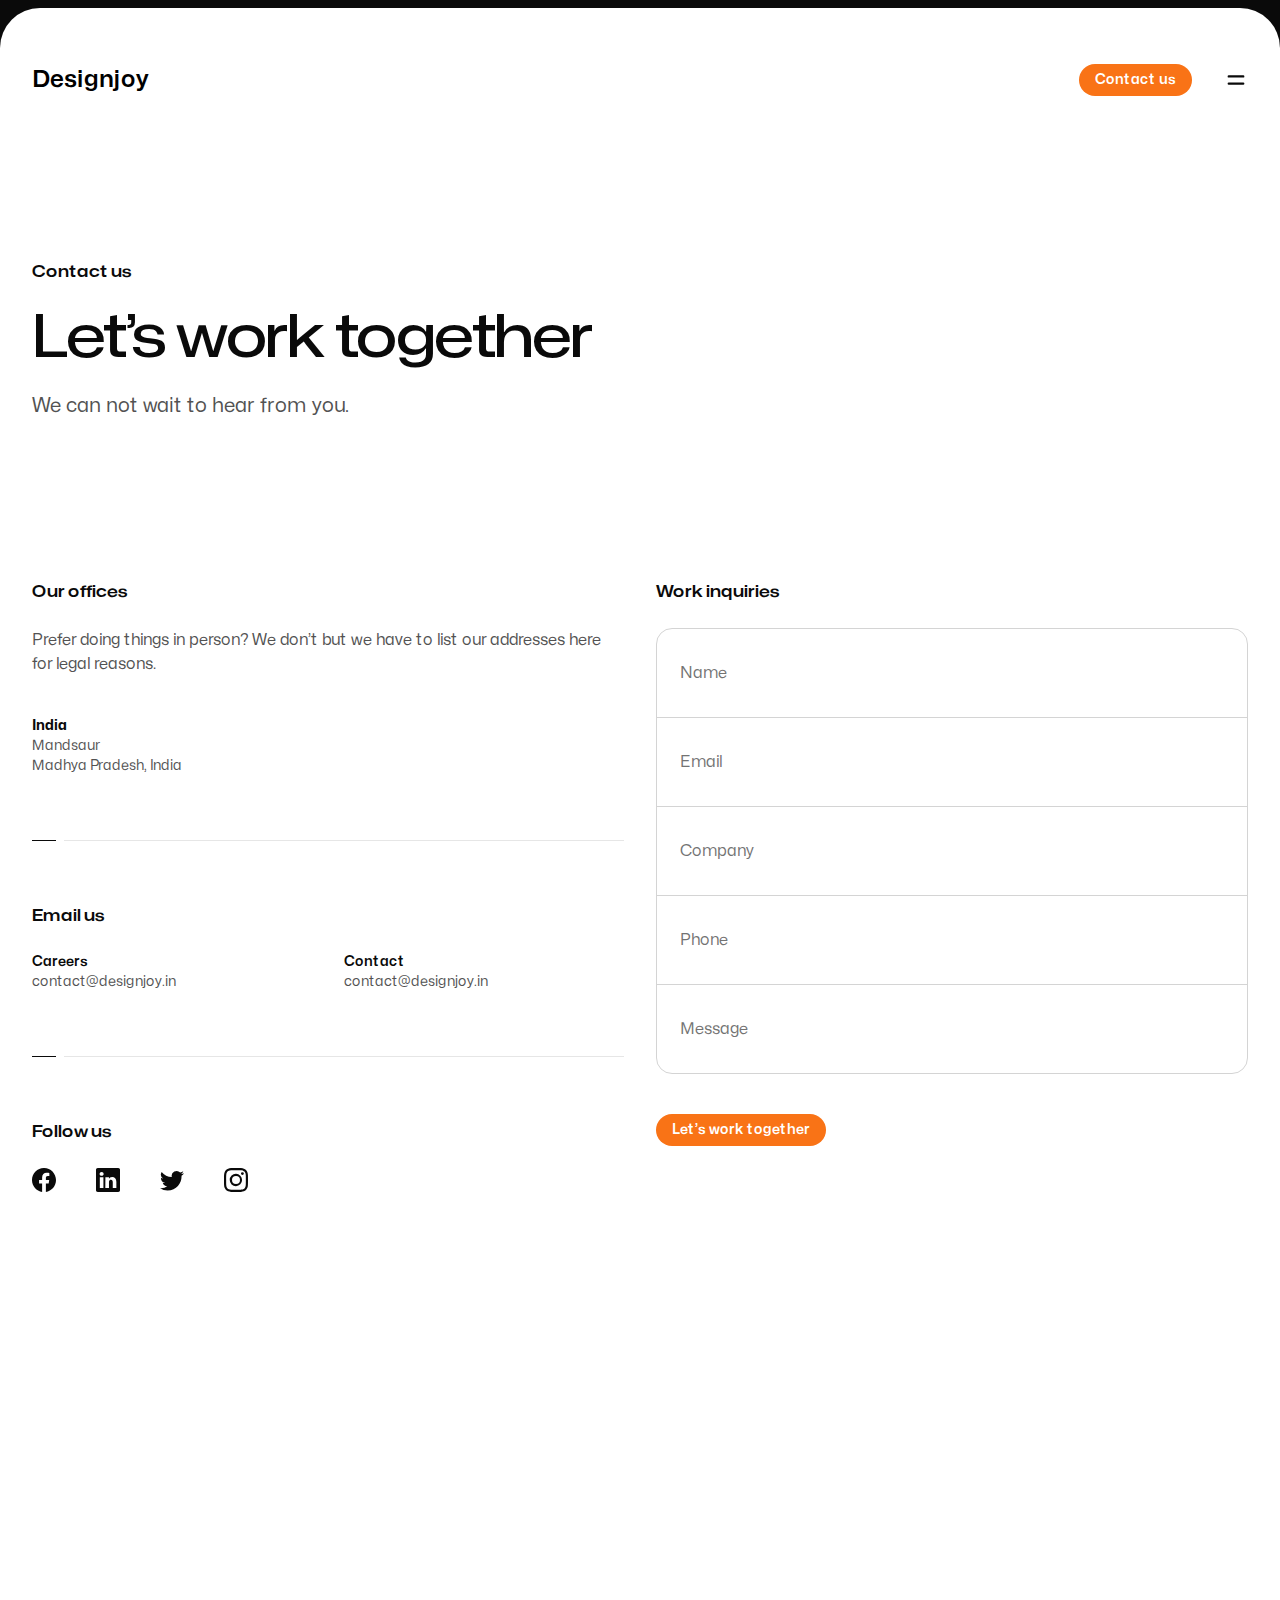
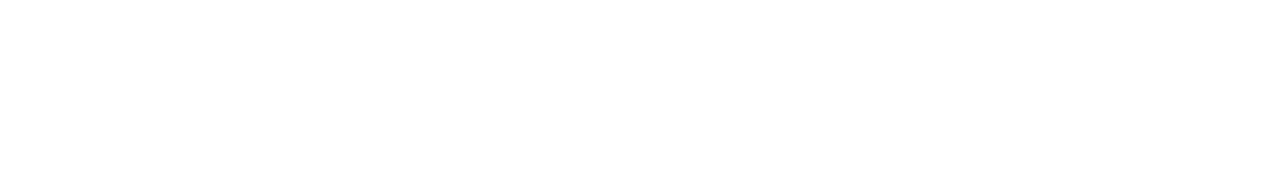
<file: contact.html>
<!DOCTYPE html><html lang="en" class="h-full bg-neutral-950 text-base antialiased text-neutral-100"><head><meta charSet="utf-8"/><meta name="viewport" content="width=device-width, initial-scale=1"/><link rel="stylesheet" href="/_next/static/css/8b49b93b80531908.css" data-precedence="next"/><link rel="preload" href="/_next/static/chunks/webpack-b431a5c3247f29bd.js" as="script" fetchPriority="low"/><script src="/_next/static/chunks/fd9d1056-c5308d3f28cb1284.js" async=""></script><script src="/_next/static/chunks/596-0db8ce98b3cdb8e7.js" async=""></script><script src="/_next/static/chunks/main-app-1d01ea665e882524.js" async=""></script><title>Designjoy - we Stand with your business with our digital power</title><link rel="icon" href="/favicon.ico" type="image/x-icon" sizes="64x64"/><script src="/_next/static/chunks/polyfills-78c92fac7aa8fdd8.js" noModule=""></script></head><body class="flex min-h-full flex-col"><header><div class="absolute left-0 right-0 top-2 z-40 pt-14"><div class="max-w-7xl mx-auto px-6 lg:px-8"><div class="max-w-2xl mx-auto lg:max-w-none"><div class="flex items-center justify-between"><a aria-label="Home" href="/"><h2 class="cursor-pointer text-2xl font-semibold duration-300 black text-black hover:text-blue-600"><span class="relative">Designjoy</span></h2></a><div class="flex items-center gap-x-8 "><a class="inline-flex rounded-full  px-4 py-1.5 text-sm font-semibold transition bg-orange-500 text-white hover:bg-black" href="/contact"><span>Contact us</span></a><button type="button" aria-expanded="false" aria-controls=":R5a:" class="group -m-2.5 rounded-full p-2.5 transition hover:bg-orange-500" aria-label="Toggle navigation"><svg stroke="currentColor" fill="currentColor" stroke-width="0" viewBox="0 0 20 20" aria-hidden="true" class="h-6 w-6 fill-neutral-950 group-hover:fill-neutral-700" height="1em" width="1em" xmlns="http://www.w3.org/2000/svg"><path fill-rule="evenodd" d="M3 7a1 1 0 011-1h12a1 1 0 110 2H4a1 1 0 01-1-1zM3 13a1 1 0 011-1h12a1 1 0 110 2H4a1 1 0 01-1-1z" clip-rule="evenodd"></path></svg></button></div></div></div></div></div><div id=":R5a:" style="height:0.5rem" class="relative z-50 overflow-hidden bg-neutral-950 pt-2" aria-hidden="true" inert=""><div class="bg-neutral-800"><div class="bg-neutral-950 pb-16 pt-14"><div class="max-w-7xl mx-auto px-6 lg:px-8"><div class="max-w-2xl mx-auto lg:max-w-none"><div class="flex items-center justify-between"><a aria-label="Home" href="/"><h2 class="cursor-pointer text-2xl font-semibold duration-300 black text-white hover:text-blue-600"><span class="relative">Designjoy</span></h2></a><div class="flex items-center gap-x-8 "><a class="inline-flex rounded-full  px-4 py-1.5 text-sm font-semibold transition bg-white text-neutral-950 hover:bg-orange-400" href="/contact"><span>Contact us</span></a><button type="button" aria-expanded="false" aria-controls=":R5a:" class="group -m-2.5 rounded-full p-2.5 transition hover:bg-white/10" aria-label="Toggle navigation"><svg stroke="currentColor" fill="currentColor" stroke-width="0" viewBox="0 0 512 512" class="h-6 w-6 fill-white group-hover:fill-neutral-200" height="1em" width="1em" xmlns="http://www.w3.org/2000/svg"><path d="M405 136.798L375.202 107 256 226.202 136.798 107 107 136.798 226.202 256 107 375.202 136.798 405 256 285.798 375.202 405 405 375.202 285.798 256z"></path></svg></button></div></div></div></div></div><nav class="mt-px font-display text-5xl font-medium tracking-tight text-white hover:bg-orange-500 "><div class="even:mt-px sm:bg-neutral-950"><div class="max-w-7xl mx-auto px-6 lg:px-8"><div class="max-w-2xl mx-auto lg:max-w-none"><div class="grid grid-cols-1 sm:grid-cols-2"><a class="group relative isolate -mx-6 bg-neutral-950 px-6 py-10 even:mt-px sm:mx-0 sm:px-0 sm:py-16 sm:odd:pr-16 sm:even:mt-0 sm:even:border-l sm:even:border-neutral-800 sm:even:pl-16" href="/work">Our Capability<span class="absolute inset-y-0 -z-10 w-screen bg-neutral-900 opacity-0 transition group-odd:right-0 group-even:left-0 group-hover:opacity-100"></span></a><a class="group relative isolate -mx-6 bg-neutral-950 px-6 py-10 even:mt-px sm:mx-0 sm:px-0 sm:py-16 sm:odd:pr-16 sm:even:mt-0 sm:even:border-l sm:even:border-neutral-800 sm:even:pl-16" href="/about">About Us<span class="absolute inset-y-0 -z-10 w-screen bg-neutral-900 opacity-0 transition group-odd:right-0 group-even:left-0 group-hover:opacity-100"></span></a></div></div></div></div><div class="even:mt-px sm:bg-neutral-950"><div class="max-w-7xl mx-auto px-6 lg:px-8"><div class="max-w-2xl mx-auto lg:max-w-none"><div class="grid grid-cols-1 sm:grid-cols-2"><a class="group relative isolate -mx-6 bg-neutral-950 px-6 py-10 even:mt-px sm:mx-0 sm:px-0 sm:py-16 sm:odd:pr-16 sm:even:mt-0 sm:even:border-l sm:even:border-neutral-800 sm:even:pl-16" href="/process">Transformation<span class="absolute inset-y-0 -z-10 w-screen bg-neutral-900 opacity-0 transition group-odd:right-0 group-even:left-0 group-hover:opacity-100"></span></a><a class="group relative isolate -mx-6 bg-neutral-950 px-6 py-10 even:mt-px sm:mx-0 sm:px-0 sm:py-16 sm:odd:pr-16 sm:even:mt-0 sm:even:border-l sm:even:border-neutral-800 sm:even:pl-16" href="/pricing">Pricing<span class="absolute inset-y-0 -z-10 w-screen bg-neutral-900 opacity-0 transition group-odd:right-0 group-even:left-0 group-hover:opacity-100"></span></a></div></div></div></div></nav><div class="relative bg-neutral-950 before:absolute before:inset-x-0 before:top-0 before:h-px before:bg-neutral-800"><div class="max-w-7xl mx-auto px-6 lg:px-8"><div class="max-w-2xl mx-auto lg:max-w-none"><div class="grid grid-cols-1 gap-y-10 pb-16 pt-10 sm:grid-cols-2 sm:pt-16"><div><h2 class="font-display text-base font-semibold text-white">Our offices</h2><ul role="list" class="mt-6 grid grid-cols-1 gap-8 sm:grid-cols-2"><li><address class="text-sm not-italic text-neutral-300"><strong class="text-white">India</strong><br/>Mandsaur<br/>Madhya Pradesh, India</address></li></ul></div><div class="sm:border-l sm:border-transparent sm:pl-16"><h2 class="font-display text-base font-semibold text-white">Follow us</h2><ul role="list" class="flex gap-x-10 text-white mt-6"><li><a target="_blank" aria-label="FaceBook" class="transition hover:text-neutral-200" href="https://www.facebook.com/profile.php?id=61555944023966 "><svg stroke="currentColor" fill="currentColor" stroke-width="0" viewBox="0 0 16 16" class="h-6 w-6 fill-current" height="1em" width="1em" xmlns="http://www.w3.org/2000/svg"><path d="M16 8.049c0-4.446-3.582-8.05-8-8.05C3.58 0-.002 3.603-.002 8.05c0 4.017 2.926 7.347 6.75 7.951v-5.625h-2.03V8.05H6.75V6.275c0-2.017 1.195-3.131 3.022-3.131.876 0 1.791.157 1.791.157v1.98h-1.009c-.993 0-1.303.621-1.303 1.258v1.51h2.218l-.354 2.326H9.25V16c3.824-.604 6.75-3.934 6.75-7.951z"></path></svg></a></li><li><a target="_blank" aria-label="Linkedin" class="transition hover:text-neutral-200" href="https://www.linkedin.com/in/riteshghodela/"><svg stroke="currentColor" fill="currentColor" stroke-width="0" viewBox="0 0 16 16" class="h-6 w-6 fill-current" height="1em" width="1em" xmlns="http://www.w3.org/2000/svg"><path d="M0 1.146C0 .513.526 0 1.175 0h13.65C15.474 0 16 .513 16 1.146v13.708c0 .633-.526 1.146-1.175 1.146H1.175C.526 16 0 15.487 0 14.854V1.146zm4.943 12.248V6.169H2.542v7.225h2.401zm-1.2-8.212c.837 0 1.358-.554 1.358-1.248-.015-.709-.52-1.248-1.342-1.248-.822 0-1.359.54-1.359 1.248 0 .694.521 1.248 1.327 1.248h.016zm4.908 8.212V9.359c0-.216.016-.432.08-.586.173-.431.568-.878 1.232-.878.869 0 1.216.662 1.216 1.634v3.865h2.401V9.25c0-2.22-1.184-3.252-2.764-3.252-1.274 0-1.845.7-2.165 1.193v.025h-.016a5.54 5.54 0 0 1 .016-.025V6.169h-2.4c.03.678 0 7.225 0 7.225h2.4z"></path></svg></a></li><li><a target="_blank" aria-label="Twitter" class="transition hover:text-neutral-200" href="https://twitter.com/RITESHGHODELA"><svg stroke="currentColor" fill="currentColor" stroke-width="0" viewBox="0 0 16 16" class="h-6 w-6 fill-current" height="1em" width="1em" xmlns="http://www.w3.org/2000/svg"><path d="M5.026 15c6.038 0 9.341-5.003 9.341-9.334 0-.14 0-.282-.006-.422A6.685 6.685 0 0 0 16 3.542a6.658 6.658 0 0 1-1.889.518 3.301 3.301 0 0 0 1.447-1.817 6.533 6.533 0 0 1-2.087.793A3.286 3.286 0 0 0 7.875 6.03a9.325 9.325 0 0 1-6.767-3.429 3.289 3.289 0 0 0 1.018 4.382A3.323 3.323 0 0 1 .64 6.575v.045a3.288 3.288 0 0 0 2.632 3.218 3.203 3.203 0 0 1-.865.115 3.23 3.23 0 0 1-.614-.057 3.283 3.283 0 0 0 3.067 2.277A6.588 6.588 0 0 1 .78 13.58a6.32 6.32 0 0 1-.78-.045A9.344 9.344 0 0 0 5.026 15z"></path></svg></a></li><li><a target="_blank" aria-label="Instagram" class="transition hover:text-neutral-200" href="https://www.instagram.com/designjoy.in/"><svg stroke="currentColor" fill="currentColor" stroke-width="0" viewBox="0 0 16 16" class="h-6 w-6 fill-current" height="1em" width="1em" xmlns="http://www.w3.org/2000/svg"><path d="M8 0C5.829 0 5.556.01 4.703.048 3.85.088 3.269.222 2.76.42a3.917 3.917 0 0 0-1.417.923A3.927 3.927 0 0 0 .42 2.76C.222 3.268.087 3.85.048 4.7.01 5.555 0 5.827 0 8.001c0 2.172.01 2.444.048 3.297.04.852.174 1.433.372 1.942.205.526.478.972.923 1.417.444.445.89.719 1.416.923.51.198 1.09.333 1.942.372C5.555 15.99 5.827 16 8 16s2.444-.01 3.298-.048c.851-.04 1.434-.174 1.943-.372a3.916 3.916 0 0 0 1.416-.923c.445-.445.718-.891.923-1.417.197-.509.332-1.09.372-1.942C15.99 10.445 16 10.173 16 8s-.01-2.445-.048-3.299c-.04-.851-.175-1.433-.372-1.941a3.926 3.926 0 0 0-.923-1.417A3.911 3.911 0 0 0 13.24.42c-.51-.198-1.092-.333-1.943-.372C10.443.01 10.172 0 7.998 0h.003zm-.717 1.442h.718c2.136 0 2.389.007 3.232.046.78.035 1.204.166 1.486.275.373.145.64.319.92.599.28.28.453.546.598.92.11.281.24.705.275 1.485.039.843.047 1.096.047 3.231s-.008 2.389-.047 3.232c-.035.78-.166 1.203-.275 1.485a2.47 2.47 0 0 1-.599.919c-.28.28-.546.453-.92.598-.28.11-.704.24-1.485.276-.843.038-1.096.047-3.232.047s-2.39-.009-3.233-.047c-.78-.036-1.203-.166-1.485-.276a2.478 2.478 0 0 1-.92-.598 2.48 2.48 0 0 1-.6-.92c-.109-.281-.24-.705-.275-1.485-.038-.843-.046-1.096-.046-3.233 0-2.136.008-2.388.046-3.231.036-.78.166-1.204.276-1.486.145-.373.319-.64.599-.92.28-.28.546-.453.92-.598.282-.11.705-.24 1.485-.276.738-.034 1.024-.044 2.515-.045v.002zm4.988 1.328a.96.96 0 1 0 0 1.92.96.96 0 0 0 0-1.92zm-4.27 1.122a4.109 4.109 0 1 0 0 8.217 4.109 4.109 0 0 0 0-8.217zm0 1.441a2.667 2.667 0 1 1 0 5.334 2.667 2.667 0 0 1 0-5.334z"></path></svg></a></li></ul></div></div></div></div></div></div></div></header><div style="border-top-left-radius:40px;border-top-right-radius:40px" class="relative flex flex-auto overflow-hidden bg-white pt-14"><div class="relative isolate flex w-full flex-col pt-9"><main class="w-full flex-auto"><div class="max-w-7xl mx-auto px-6 lg:px-8 mt-24 sm:mt-32 lg:mt-40"><div class="max-w-2xl mx-auto lg:max-w-none"><div style="opacity:0;transform:translateY(24px) translateZ(0)"><h1><span class="block font-display text-base font-semibold text-neutral-950">Contact us</span><span class="sr-only"> - </span><span class="mt-6 block max-w-5xl font-display text-5xl font-medium tracking-tight text-neutral-950 [text-wrap:balance] sm:text-6xl">Let’s work together</span></h1><div class="mt-6 max-w-3xl text-xl text-neutral-600"><p>We can not wait to hear from you.</p></div></div></div></div><div class="max-w-7xl mx-auto px-6 lg:px-8 mt-24 sm:mt-32 lg:mt-40"><div class="max-w-2xl mx-auto lg:max-w-none"><div class="grid grid-cols-1 gap-x-8 gap-y-24 lg:grid-cols-2"><div style="opacity:0;transform:translateY(24px) translateZ(0)"><h2 class="font-display text-base font-semibold text-neutral-950">Our offices</h2><p class="mt-6 text-base text-neutral-600">Prefer doing things in person? We don’t but we have to list our addresses here for legal reasons.</p><ul role="list" class="mt-10 grid grid-cols-1 gap-8 sm:grid-cols-2"><li><address class="text-sm not-italic text-neutral-600"><strong class="text-neutral-950">India</strong><br/>Mandsaur<br/>Madhya Pradesh, India</address></li></ul><div class="mt-16 pt-16 relative before:absolute after:absolute before:bg-neutral-950 after:bg-neutral-950/10 before:left-0 before:top-0 before:h-px before:w-6 after:left-8 after:right-0 after:top-0 after:h-px"><h2 class="font-display text-base font-semibold text-neutral-950">Email us</h2><dl class="mt-6 grid grid-cols-1 gap-8 text-sm sm:grid-cols-2"><div><dt class="font-semibold text-neutral-950">Careers</dt><dd><a class="text-neutral-600 hover:text-neutral-950" href="mailto:contact@designjoy.in">contact@designjoy.in</a></dd></div><div><dt class="font-semibold text-neutral-950">Contact</dt><dd><a class="text-neutral-600 hover:text-neutral-950" href="mailto:contact@designjoy.in">contact@designjoy.in</a></dd></div></dl></div><div class="mt-16 pt-16 relative before:absolute after:absolute before:bg-neutral-950 after:bg-neutral-950/10 before:left-0 before:top-0 before:h-px before:w-6 after:left-8 after:right-0 after:top-0 after:h-px"><h2 class="font-display text-base font-semibold text-neutral-950">Follow us</h2><ul role="list" class="flex gap-x-10 text-neutral-950 mt-6"><li><a target="_blank" aria-label="FaceBook" class="transition hover:text-neutral-700" href="https://www.facebook.com/profile.php?id=61555944023966 "><svg stroke="currentColor" fill="currentColor" stroke-width="0" viewBox="0 0 16 16" class="h-6 w-6 fill-current" height="1em" width="1em" xmlns="http://www.w3.org/2000/svg"><path d="M16 8.049c0-4.446-3.582-8.05-8-8.05C3.58 0-.002 3.603-.002 8.05c0 4.017 2.926 7.347 6.75 7.951v-5.625h-2.03V8.05H6.75V6.275c0-2.017 1.195-3.131 3.022-3.131.876 0 1.791.157 1.791.157v1.98h-1.009c-.993 0-1.303.621-1.303 1.258v1.51h2.218l-.354 2.326H9.25V16c3.824-.604 6.75-3.934 6.75-7.951z"></path></svg></a></li><li><a target="_blank" aria-label="Linkedin" class="transition hover:text-neutral-700" href="https://www.linkedin.com/in/riteshghodela/"><svg stroke="currentColor" fill="currentColor" stroke-width="0" viewBox="0 0 16 16" class="h-6 w-6 fill-current" height="1em" width="1em" xmlns="http://www.w3.org/2000/svg"><path d="M0 1.146C0 .513.526 0 1.175 0h13.65C15.474 0 16 .513 16 1.146v13.708c0 .633-.526 1.146-1.175 1.146H1.175C.526 16 0 15.487 0 14.854V1.146zm4.943 12.248V6.169H2.542v7.225h2.401zm-1.2-8.212c.837 0 1.358-.554 1.358-1.248-.015-.709-.52-1.248-1.342-1.248-.822 0-1.359.54-1.359 1.248 0 .694.521 1.248 1.327 1.248h.016zm4.908 8.212V9.359c0-.216.016-.432.08-.586.173-.431.568-.878 1.232-.878.869 0 1.216.662 1.216 1.634v3.865h2.401V9.25c0-2.22-1.184-3.252-2.764-3.252-1.274 0-1.845.7-2.165 1.193v.025h-.016a5.54 5.54 0 0 1 .016-.025V6.169h-2.4c.03.678 0 7.225 0 7.225h2.4z"></path></svg></a></li><li><a target="_blank" aria-label="Twitter" class="transition hover:text-neutral-700" href="https://twitter.com/RITESHGHODELA"><svg stroke="currentColor" fill="currentColor" stroke-width="0" viewBox="0 0 16 16" class="h-6 w-6 fill-current" height="1em" width="1em" xmlns="http://www.w3.org/2000/svg"><path d="M5.026 15c6.038 0 9.341-5.003 9.341-9.334 0-.14 0-.282-.006-.422A6.685 6.685 0 0 0 16 3.542a6.658 6.658 0 0 1-1.889.518 3.301 3.301 0 0 0 1.447-1.817 6.533 6.533 0 0 1-2.087.793A3.286 3.286 0 0 0 7.875 6.03a9.325 9.325 0 0 1-6.767-3.429 3.289 3.289 0 0 0 1.018 4.382A3.323 3.323 0 0 1 .64 6.575v.045a3.288 3.288 0 0 0 2.632 3.218 3.203 3.203 0 0 1-.865.115 3.23 3.23 0 0 1-.614-.057 3.283 3.283 0 0 0 3.067 2.277A6.588 6.588 0 0 1 .78 13.58a6.32 6.32 0 0 1-.78-.045A9.344 9.344 0 0 0 5.026 15z"></path></svg></a></li><li><a target="_blank" aria-label="Instagram" class="transition hover:text-neutral-700" href="https://www.instagram.com/designjoy.in/"><svg stroke="currentColor" fill="currentColor" stroke-width="0" viewBox="0 0 16 16" class="h-6 w-6 fill-current" height="1em" width="1em" xmlns="http://www.w3.org/2000/svg"><path d="M8 0C5.829 0 5.556.01 4.703.048 3.85.088 3.269.222 2.76.42a3.917 3.917 0 0 0-1.417.923A3.927 3.927 0 0 0 .42 2.76C.222 3.268.087 3.85.048 4.7.01 5.555 0 5.827 0 8.001c0 2.172.01 2.444.048 3.297.04.852.174 1.433.372 1.942.205.526.478.972.923 1.417.444.445.89.719 1.416.923.51.198 1.09.333 1.942.372C5.555 15.99 5.827 16 8 16s2.444-.01 3.298-.048c.851-.04 1.434-.174 1.943-.372a3.916 3.916 0 0 0 1.416-.923c.445-.445.718-.891.923-1.417.197-.509.332-1.09.372-1.942C15.99 10.445 16 10.173 16 8s-.01-2.445-.048-3.299c-.04-.851-.175-1.433-.372-1.941a3.926 3.926 0 0 0-.923-1.417A3.911 3.911 0 0 0 13.24.42c-.51-.198-1.092-.333-1.943-.372C10.443.01 10.172 0 7.998 0h.003zm-.717 1.442h.718c2.136 0 2.389.007 3.232.046.78.035 1.204.166 1.486.275.373.145.64.319.92.599.28.28.453.546.598.92.11.281.24.705.275 1.485.039.843.047 1.096.047 3.231s-.008 2.389-.047 3.232c-.035.78-.166 1.203-.275 1.485a2.47 2.47 0 0 1-.599.919c-.28.28-.546.453-.92.598-.28.11-.704.24-1.485.276-.843.038-1.096.047-3.232.047s-2.39-.009-3.233-.047c-.78-.036-1.203-.166-1.485-.276a2.478 2.478 0 0 1-.92-.598 2.48 2.48 0 0 1-.6-.92c-.109-.281-.24-.705-.275-1.485-.038-.843-.046-1.096-.046-3.233 0-2.136.008-2.388.046-3.231.036-.78.166-1.204.276-1.486.145-.373.319-.64.599-.92.28-.28.546-.453.92-.598.282-.11.705-.24 1.485-.276.738-.034 1.024-.044 2.515-.045v.002zm4.988 1.328a.96.96 0 1 0 0 1.92.96.96 0 0 0 0-1.92zm-4.27 1.122a4.109 4.109 0 1 0 0 8.217 4.109 4.109 0 0 0 0-8.217zm0 1.441a2.667 2.667 0 1 1 0 5.334 2.667 2.667 0 0 1 0-5.334z"></path></svg></a></li></ul></div></div><div style="opacity:0;transform:translateY(24px) translateZ(0)"><form><h2 class="font-display text-base font-semibold text-neutral-950">Work inquiries</h2><div class="isolate mt-6 -space-y-px rounded-2xl bg-white/50"><div class="group relative z-0 transition-all focus-within:z-10"><input type="text" id=":R6laqplda:" autoComplete="name" placeholder=" " class="peer block w-full border border-neutral-300 bg-transparent px-6 pb-4 pt-12 text-base/6 text-neutral-950 ring-4 ring-transparent transition focus:border-neutral-950 focus:outline-none focus:ring-neutral-950/5 group-first:rounded-t-2xl group-last:rounded-b-2xl" name="name"/><label for=":R6laqplda:" class="pointer-events-none absolute left-6 top-1/2 -mt-3 origin-left text-base/6 text-neutral-500 transition-all duration-200 peer-focus:-translate-y-4 peer-focus:scale-75 peer-focus:font-semibold peer-focus:text-neutral-950 peer-[:not(:placeholder-shown)]:-translate-y-4 peer-[:not(:placeholder-shown)]:scale-75 peer-[:not(:placeholder-shown)]:font-semibold peer-[:not(:placeholder-shown)]:text-neutral-950">Name</label></div><div class="group relative z-0 transition-all focus-within:z-10"><input type="email" id=":Ralaqplda:" autoComplete="email" placeholder=" " class="peer block w-full border border-neutral-300 bg-transparent px-6 pb-4 pt-12 text-base/6 text-neutral-950 ring-4 ring-transparent transition focus:border-neutral-950 focus:outline-none focus:ring-neutral-950/5 group-first:rounded-t-2xl group-last:rounded-b-2xl" name="email"/><label for=":Ralaqplda:" class="pointer-events-none absolute left-6 top-1/2 -mt-3 origin-left text-base/6 text-neutral-500 transition-all duration-200 peer-focus:-translate-y-4 peer-focus:scale-75 peer-focus:font-semibold peer-focus:text-neutral-950 peer-[:not(:placeholder-shown)]:-translate-y-4 peer-[:not(:placeholder-shown)]:scale-75 peer-[:not(:placeholder-shown)]:font-semibold peer-[:not(:placeholder-shown)]:text-neutral-950">Email</label></div><div class="group relative z-0 transition-all focus-within:z-10"><input type="text" id=":Relaqplda:" autoComplete="organization" placeholder=" " class="peer block w-full border border-neutral-300 bg-transparent px-6 pb-4 pt-12 text-base/6 text-neutral-950 ring-4 ring-transparent transition focus:border-neutral-950 focus:outline-none focus:ring-neutral-950/5 group-first:rounded-t-2xl group-last:rounded-b-2xl" name="company"/><label for=":Relaqplda:" class="pointer-events-none absolute left-6 top-1/2 -mt-3 origin-left text-base/6 text-neutral-500 transition-all duration-200 peer-focus:-translate-y-4 peer-focus:scale-75 peer-focus:font-semibold peer-focus:text-neutral-950 peer-[:not(:placeholder-shown)]:-translate-y-4 peer-[:not(:placeholder-shown)]:scale-75 peer-[:not(:placeholder-shown)]:font-semibold peer-[:not(:placeholder-shown)]:text-neutral-950">Company</label></div><div class="group relative z-0 transition-all focus-within:z-10"><input type="tel" id=":Rilaqplda:" autoComplete="tel" placeholder=" " class="peer block w-full border border-neutral-300 bg-transparent px-6 pb-4 pt-12 text-base/6 text-neutral-950 ring-4 ring-transparent transition focus:border-neutral-950 focus:outline-none focus:ring-neutral-950/5 group-first:rounded-t-2xl group-last:rounded-b-2xl" name="phone"/><label for=":Rilaqplda:" class="pointer-events-none absolute left-6 top-1/2 -mt-3 origin-left text-base/6 text-neutral-500 transition-all duration-200 peer-focus:-translate-y-4 peer-focus:scale-75 peer-focus:font-semibold peer-focus:text-neutral-950 peer-[:not(:placeholder-shown)]:-translate-y-4 peer-[:not(:placeholder-shown)]:scale-75 peer-[:not(:placeholder-shown)]:font-semibold peer-[:not(:placeholder-shown)]:text-neutral-950">Phone</label></div><div class="group relative z-0 transition-all focus-within:z-10"><input type="text" id=":Rmlaqplda:" placeholder=" " class="peer block w-full border border-neutral-300 bg-transparent px-6 pb-4 pt-12 text-base/6 text-neutral-950 ring-4 ring-transparent transition focus:border-neutral-950 focus:outline-none focus:ring-neutral-950/5 group-first:rounded-t-2xl group-last:rounded-b-2xl" name="message"/><label for=":Rmlaqplda:" class="pointer-events-none absolute left-6 top-1/2 -mt-3 origin-left text-base/6 text-neutral-500 transition-all duration-200 peer-focus:-translate-y-4 peer-focus:scale-75 peer-focus:font-semibold peer-focus:text-neutral-950 peer-[:not(:placeholder-shown)]:-translate-y-4 peer-[:not(:placeholder-shown)]:scale-75 peer-[:not(:placeholder-shown)]:font-semibold peer-[:not(:placeholder-shown)]:text-neutral-950">Message</label></div></div><button class="mt-10 inline-flex rounded-full  px-4 py-1.5 text-sm font-semibold transition bg-orange-500 text-white hover:bg-black" type="button"><span>Let’s work together</span></button></form></div></div></div></div></main><footer class="max-w-7xl mx-auto px-6 lg:px-8 mt-24 w-full sm:mt-32 lg:mt-40"><div class="max-w-2xl mx-auto lg:max-w-none"><div style="opacity:0;transform:translateY(24px) translateZ(0)"><div class="grid grid-cols-1 gap-x-8 gap-y-16 lg:grid-cols-2"><nav><ul role="list" class="grid grid-cols-2 gap-8 sm:grid-cols-3"><li><div class="font-display text-sm font-semibold tracking-wider text-neutral-950">Work</div><ul role="list" class="mt-4 text-sm text-neutral-700"><li class="mt-4"><a class="transition hover:text-neutral-950" href="https://www.cotuber.com/">Cotuber</a></li><li class="mt-4"><a class="transition hover:text-neutral-950" href="https://www.stream-excel.com/">Stream-Excel</a></li></ul></li><li><div class="font-display text-sm font-semibold tracking-wider text-neutral-950">Company</div><ul role="list" class="mt-4 text-sm text-neutral-700"><li class="mt-4"><a class="transition hover:text-neutral-950" href="/work">Our Capability</a></li><li class="mt-4"><a class="transition hover:text-neutral-950" href="/process">Transformation</a></li><li class="mt-4"><a class="transition hover:text-neutral-950" href="/about">About Us</a></li><li class="mt-4"><a class="transition hover:text-neutral-950" href="/pricing">Pricing</a></li></ul></li><li><div class="font-display text-sm font-semibold tracking-wider text-neutral-950">Connect</div><ul role="list" class="mt-4 text-sm text-neutral-700"><li class="mt-4"><a class="transition hover:text-neutral-950" href="https://www.facebook.com/profile.php?id=61555944023966 ">FaceBook</a></li><li class="mt-4"><a class="transition hover:text-neutral-950" href="https://www.linkedin.com/in/riteshghodela/">Linkedin</a></li><li class="mt-4"><a class="transition hover:text-neutral-950" href="https://twitter.com/RITESHGHODELA">Twitter</a></li><li class="mt-4"><a class="transition hover:text-neutral-950" href="https://www.instagram.com/designjoy.in/">Instagram</a></li></ul></li></ul></nav><div class="flex lg:justify-end"><form class="max-w-sm"><h2 class="font-display text-sm font-semibold tracking-wider text-neutral-950">Sign up for our newsletter</h2><p class="mt-4 text-sm text-neutral-700">Subscribe to get the latest design news, articles, resources and inspiration.</p><div class="relative mt-6"><input type="email" placeholder="Email address" autoComplete="email" aria-label="Email address" class="block w-full rounded-2xl border border-neutral-300 bg-transparent py-4 pl-6 pr-20 text-base/6 text-neutral-950 ring-4 ring-transparent transition placeholder:text-neutral-500 focus:border-neutral-950 focus:outline-none focus:ring-neutral-950/5"/><div class="absolute inset-y-1 right-1 flex justify-end"><button type="submit" aria-label="Submit" class="flex aspect-square h-full items-center justify-center rounded-xl bg-neutral-950 text-white transition hover:bg-neutral-800"><svg viewBox="0 0 16 6" aria-hidden="true" class="w-4"><path fill="currentColor" fill-rule="evenodd" clip-rule="evenodd" d="M16 3 10 .5v2H0v1h10v2L16 3Z"></path></svg></button></div></div></form></div></div><div class="mb-20 mt-24 flex flex-wrap items-end justify-between gap-x-6 gap-y-4 border-t border-neutral-950/10 pt-12"><a aria-label="Home" href="/"><h2 class="cursor-pointer text-2xl font-semibold duration-300 h-8 black text-black hover:text-blue-600"><span class="relative">Designjoy</span></h2></a><p class="text-sm text-neutral-700">© Designjoy Inc. <!-- -->2024</p></div></div></div></footer></div></div><script src="/_next/static/chunks/webpack-b431a5c3247f29bd.js" async=""></script><script>(self.__next_f=self.__next_f||[]).push([0])</script><script>self.__next_f.push([1,"1:HL[\"/_next/static/css/8b49b93b80531908.css\",{\"as\":\"style\"}]\n0:\"$L2\"\n"])</script><script>self.__next_f.push([1,"3:I{\"id\":7948,\"chunks\":[\"272:static/chunks/webpack-b431a5c3247f29bd.js\",\"971:static/chunks/fd9d1056-c5308d3f28cb1284.js\",\"596:static/chunks/596-0db8ce98b3cdb8e7.js\"],\"name\":\"default\",\"async\":false}\n5:I{\"id\":6628,\"chunks\":[\"272:static/chunks/webpack-b431a5c3247f29bd.js\",\"971:static/chunks/fd9d1056-c5308d3f28cb1284.js\",\"596:static/chunks/596-0db8ce98b3cdb8e7.js\"],\"name\":\"\",\"async\":false}\n6:I{\"id\":4820,\"chunks\":[\"400:static/chunks/12038df7-241289a2a9bc3c98.js\",\"982:static/chunks/93854f56-90b74b03b8bace35.js\",\""])</script><script>self.__next_f.push([1,"447:static/chunks/00cbbcb7-a0dc1a2bfaa0e768.js\",\"54:static/chunks/54-2cee87d2939d3a89.js\",\"185:static/chunks/app/layout-5aae634ea8aea4eb.js\"],\"name\":\"\",\"async\":false}\n7:I{\"id\":7767,\"chunks\":[\"272:static/chunks/webpack-b431a5c3247f29bd.js\",\"971:static/chunks/fd9d1056-c5308d3f28cb1284.js\",\"596:static/chunks/596-0db8ce98b3cdb8e7.js\"],\"name\":\"default\",\"async\":false}\n8:I{\"id\":7920,\"chunks\":[\"272:static/chunks/webpack-b431a5c3247f29bd.js\",\"971:static/chunks/fd9d1056-c5308d3f28cb1284.js\",\"596:static/chunks/596-0db"])</script><script>self.__next_f.push([1,"8ce98b3cdb8e7.js\"],\"name\":\"default\",\"async\":false}\n9:I{\"id\":8479,\"chunks\":[\"54:static/chunks/54-2cee87d2939d3a89.js\",\"327:static/chunks/app/contact/page-9fdfb132e410bb58.js\"],\"name\":\"\",\"async\":false}\na:I{\"id\":6685,\"chunks\":[\"54:static/chunks/54-2cee87d2939d3a89.js\",\"327:static/chunks/app/contact/page-9fdfb132e410bb58.js\"],\"name\":\"\",\"async\":false}\nd:I{\"id\":9544,\"chunks\":[\"54:static/chunks/54-2cee87d2939d3a89.js\",\"327:static/chunks/app/contact/page-9fdfb132e410bb58.js\"],\"name\":\"\",\"async\":false}\nc:T5df,"])</script><script>self.__next_f.push([1,"M8 0C5.829 0 5.556.01 4.703.048 3.85.088 3.269.222 2.76.42a3.917 3.917 0 0 0-1.417.923A3.927 3.927 0 0 0 .42 2.76C.222 3.268.087 3.85.048 4.7.01 5.555 0 5.827 0 8.001c0 2.172.01 2.444.048 3.297.04.852.174 1.433.372 1.942.205.526.478.972.923 1.417.444.445.89.719 1.416.923.51.198 1.09.333 1.942.372C5.555 15.99 5.827 16 8 16s2.444-.01 3.298-.048c.851-.04 1.434-.174 1.943-.372a3.916 3.916 0 0 0 1.416-.923c.445-.445.718-.891.923-1.417.197-.509.332-1.09.372-1.942C15.99 10.445 16 10.173 16 8s-.01-2.445-.048-3.299c-.04-.851-.175-1.433-.372-1.941a3.926 3.926 0 0 0-.923-1.417A3.911 3.911 0 0 0 13.24.42c-.51-.198-1.092-.333-1.943-.372C10.443.01 10.172 0 7.998 0h.003zm-.717 1.442h.718c2.136 0 2.389.007 3.232.046.78.035 1.204.166 1.486.275.373.145.64.319.92.599.28.28.453.546.598.92.11.281.24.705.275 1.485.039.843.047 1.096.047 3.231s-.008 2.389-.047 3.232c-.035.78-.166 1.203-.275 1.485a2.47 2.47 0 0 1-.599.919c-.28.28-.546.453-.92.598-.28.11-.704.24-1.485.276-.843.038-1.096.047-3.232.047s-2.39-.009-3.233-.047c-.78-.036-1.203-.166-1.485-.276a2.478 2.478 0 0 1-.92-.598 2.48 2.48 0 0 1-.6-.92c-.109-.281-.24-.705-.275-1.485-.038-.843-.046-1.096-.046-3.233 0-2.136.008-2.388.046-3.231.036-.78.166-1.204.276-1.486.145-.373.319-.64.599-.92.28-.28.546-.453.92-.598.282-.11.705-.24 1.485-.276.738-.034 1.024-.044 2.515-.045v.002zm4.988 1.328a.96.96 0 1 0 0 1.92.96.96 0 0 0 0-1.92zm-4.27 1.122a4.109 4.109 0 1 0 0 8.217 4.109 4.109 0 0 0 0-8.217zm0 1.441a2.667 2.667 0 1 1 0 5.334 2.667 2.667 0 0 1 0-5.334z"])</script><script>self.__next_f.push([1,"2:[[[\"$\",\"link\",\"0\",{\"rel\":\"stylesheet\",\"href\":\"/_next/static/css/8b49b93b80531908.css\",\"precedence\":\"next\"}]],[\"$\",\"$L3\",null,{\"buildId\":\"nXBdboIDqvZWgvFheezxm\",\"assetPrefix\":\"\",\"initialCanonicalUrl\":\"/contact\",\"initialTree\":[\"\",{\"children\":[\"contact\",{\"children\":[\"__PAGE__\",{}]}]},\"$undefined\",\"$undefined\",true],\"initialHead\":[false,\"$L4\"],\"globalErrorComponent\":\"$5\",\"children\":[null,[\"$\",\"html\",null,{\"lang\":\"en\",\"className\":\"h-full bg-neutral-950 text-base antialiased text-neutral-100\",\"children\":[\"$\",\"body\",null,{\"className\":\"flex min-h-full flex-col\",\"children\":[\"$\",\"$L6\",null,{\"children\":[\"$\",\"$L7\",null,{\"parallelRouterKey\":\"children\",\"segmentPath\":[\"children\"],\"loading\":\"$undefined\",\"loadingStyles\":\"$undefined\",\"hasLoading\":false,\"error\":\"$undefined\",\"errorStyles\":\"$undefined\",\"template\":[\"$\",\"$L8\",null,{}],\"templateStyles\":\"$undefined\",\"notFound\":[\"$\",\"div\",null,{\"className\":\"max-w-7xl mx-auto px-6 lg:px-8 flex h-full items-center pt-20 sm:pt-24 lg:pt-32\",\"children\":[\"$\",\"div\",null,{\"className\":\"max-w-2xl mx-auto lg:max-w-none\",\"children\":[\"$\",\"$L9\",null,{\"className\":\"flex flex-col items-center\",\"children\":[[\"$\",\"p\",null,{\"className\":\"font-display text-4xl font-semibold text-neutral-950 sm:text-5xl\",\"children\":\"404\"}],[\"$\",\"h1\",null,{\"className\":\"mt-4 font-display text-2xl font-semibold text-neutral-950\",\"children\":\"Page not found\"}],[\"$\",\"p\",null,{\"className\":\"mt-2 text-sm text-neutral-600\",\"children\":\"Sorry, we could ont find the page you are looking for.\"}],[\"$\",\"$La\",null,{\"href\":\"/\",\"className\":\"mt-4 text-sm font-semibold text-neutral-950 transition hover:text-neutral-700\",\"children\":\"Go to the home page\"}]]}]}]}],\"notFoundStyles\":[],\"childProp\":{\"current\":[\"$\",\"$L7\",null,{\"parallelRouterKey\":\"children\",\"segmentPath\":[\"children\",\"contact\",\"children\"],\"loading\":\"$undefined\",\"loadingStyles\":\"$undefined\",\"hasLoading\":false,\"error\":\"$undefined\",\"errorStyles\":\"$undefined\",\"template\":[\"$\",\"$L8\",null,{}],\"templateStyles\":\"$undefined\",\"notFound\":\"$undefined\",\"notFoundStyles\":\"$undefined\",\"childProp\":{\"current\":[\"$Lb\",[[\"$\",\"div\",null,{\"className\":\"max-w-7xl mx-auto px-6 lg:px-8 mt-24 sm:mt-32 lg:mt-40\",\"children\":[\"$\",\"div\",null,{\"className\":\"max-w-2xl mx-auto lg:max-w-none\",\"children\":[\"$\",\"$L9\",null,{\"children\":[[\"$\",\"h1\",null,{\"children\":[[\"$\",\"span\",null,{\"className\":\"block font-display text-base font-semibold text-neutral-950\",\"children\":\"Contact us\"}],[\"$\",\"span\",null,{\"className\":\"sr-only\",\"children\":\" - \"}],[\"$\",\"span\",null,{\"className\":\"mt-6 block max-w-5xl font-display text-5xl font-medium tracking-tight text-neutral-950 [text-wrap:balance] sm:text-6xl\",\"children\":\"Let’s work together\"}]]}],[\"$\",\"div\",null,{\"className\":\"mt-6 max-w-3xl text-xl text-neutral-600\",\"children\":[\"$\",\"p\",null,{\"children\":\"We can not wait to hear from you.\"}]}]]}]}]}],[\"$\",\"div\",null,{\"className\":\"max-w-7xl mx-auto px-6 lg:px-8 mt-24 sm:mt-32 lg:mt-40\",\"children\":[\"$\",\"div\",null,{\"className\":\"max-w-2xl mx-auto lg:max-w-none\",\"children\":[\"$\",\"div\",null,{\"className\":\"grid grid-cols-1 gap-x-8 gap-y-24 lg:grid-cols-2\",\"children\":[[\"$\",\"$L9\",null,{\"children\":[[\"$\",\"h2\",null,{\"className\":\"font-display text-base font-semibold text-neutral-950\",\"children\":\"Our offices\"}],[\"$\",\"p\",null,{\"className\":\"mt-6 text-base text-neutral-600\",\"children\":\"Prefer doing things in person? We don’t but we have to list our addresses here for legal reasons.\"}],[\"$\",\"ul\",null,{\"role\":\"list\",\"className\":\"mt-10 grid grid-cols-1 gap-8 sm:grid-cols-2\",\"children\":[\"$\",\"li\",null,{\"children\":[\"$\",\"address\",null,{\"className\":\"text-sm not-italic text-neutral-600\",\"children\":[[\"$\",\"strong\",null,{\"className\":\"text-neutral-950\",\"children\":\"India\"}],[\"$\",\"br\",null,{}],[\"Mandsaur\",[\"$\",\"br\",null,{}],\"Madhya Pradesh, India\"]]}]}]}],[\"$\",\"div\",null,{\"className\":\"mt-16 pt-16 relative before:absolute after:absolute before:bg-neutral-950 after:bg-neutral-950/10 before:left-0 before:top-0 before:h-px before:w-6 after:left-8 after:right-0 after:top-0 after:h-px\",\"children\":[[\"$\",\"h2\",null,{\"className\":\"font-display text-base font-semibold text-neutral-950\",\"children\":\"Email us\"}],[\"$\",\"dl\",null,{\"className\":\"mt-6 grid grid-cols-1 gap-8 text-sm sm:grid-cols-2\",\"children\":[[\"$\",\"div\",\"contact@designjoy.in\",{\"children\":[[\"$\",\"dt\",null,{\"className\":\"font-semibold text-neutral-950\",\"children\":\"Careers\"}],[\"$\",\"dd\",null,{\"children\":[\"$\",\"$La\",null,{\"href\":\"mailto:contact@designjoy.in\",\"className\":\"text-neutral-600 hover:text-neutral-950\",\"children\":\"contact@designjoy.in\"}]}]]}],[\"$\",\"div\",\"contact@designjoy.in\",{\"children\":[[\"$\",\"dt\",null,{\"className\":\"font-semibold text-neutral-950\",\"children\":\"Contact\"}],[\"$\",\"dd\",null,{\"children\":[\"$\",\"$La\",null,{\"href\":\"mailto:contact@designjoy.in\",\"className\":\"text-neutral-600 hover:text-neutral-950\",\"children\":\"contact@designjoy.in\"}]}]]}]]}]]}],[\"$\",\"div\",null,{\"className\":\"mt-16 pt-16 relative before:absolute after:absolute before:bg-neutral-950 after:bg-neutral-950/10 before:left-0 before:top-0 before:h-px before:w-6 after:left-8 after:right-0 after:top-0 after:h-px\",\"children\":[[\"$\",\"h2\",null,{\"className\":\"font-display text-base font-semibold text-neutral-950\",\"children\":\"Follow us\"}],[\"$\",\"ul\",null,{\"role\":\"list\",\"className\":\"flex gap-x-10 text-neutral-950 mt-6\",\"children\":[[\"$\",\"li\",\"FaceBook\",{\"children\":[\"$\",\"$La\",null,{\"target\":\"_blank\",\"href\":\"https://www.facebook.com/profile.php?id=61555944023966 \",\"aria-label\":\"FaceBook\",\"className\":\"transition hover:text-neutral-700\",\"children\":[\"$\",\"svg\",null,{\"stroke\":\"currentColor\",\"fill\":\"currentColor\",\"strokeWidth\":\"0\",\"viewBox\":\"0 0 16 16\",\"className\":\"h-6 w-6 fill-current\",\"children\":[\"$undefined\",[[\"$\",\"path\",\"0\",{\"d\":\"M16 8.049c0-4.446-3.582-8.05-8-8.05C3.58 0-.002 3.603-.002 8.05c0 4.017 2.926 7.347 6.75 7.951v-5.625h-2.03V8.05H6.75V6.275c0-2.017 1.195-3.131 3.022-3.131.876 0 1.791.157 1.791.157v1.98h-1.009c-.993 0-1.303.621-1.303 1.258v1.51h2.218l-.354 2.326H9.25V16c3.824-.604 6.75-3.934 6.75-7.951z\",\"children\":\"$undefined\"}]]],\"style\":{\"color\":\"$undefined\"},\"height\":\"1em\",\"width\":\"1em\",\"xmlns\":\"http://www.w3.org/2000/svg\"}]}]}],[\"$\",\"li\",\"Linkedin\",{\"children\":[\"$\",\"$La\",null,{\"target\":\"_blank\",\"href\":\"https://www.linkedin.com/in/riteshghodela/\",\"aria-label\":\"Linkedin\",\"className\":\"transition hover:text-neutral-700\",\"children\":[\"$\",\"svg\",null,{\"stroke\":\"currentColor\",\"fill\":\"currentColor\",\"strokeWidth\":\"0\",\"viewBox\":\"0 0 16 16\",\"className\":\"h-6 w-6 fill-current\",\"children\":[\"$undefined\",[[\"$\",\"path\",\"0\",{\"d\":\"M0 1.146C0 .513.526 0 1.175 0h13.65C15.474 0 16 .513 16 1.146v13.708c0 .633-.526 1.146-1.175 1.146H1.175C.526 16 0 15.487 0 14.854V1.146zm4.943 12.248V6.169H2.542v7.225h2.401zm-1.2-8.212c.837 0 1.358-.554 1.358-1.248-.015-.709-.52-1.248-1.342-1.248-.822 0-1.359.54-1.359 1.248 0 .694.521 1.248 1.327 1.248h.016zm4.908 8.212V9.359c0-.216.016-.432.08-.586.173-.431.568-.878 1.232-.878.869 0 1.216.662 1.216 1.634v3.865h2.401V9.25c0-2.22-1.184-3.252-2.764-3.252-1.274 0-1.845.7-2.165 1.193v.025h-.016a5.54 5.54 0 0 1 .016-.025V6.169h-2.4c.03.678 0 7.225 0 7.225h2.4z\",\"children\":\"$undefined\"}]]],\"style\":{\"color\":\"$undefined\"},\"height\":\"1em\",\"width\":\"1em\",\"xmlns\":\"http://www.w3.org/2000/svg\"}]}]}],[\"$\",\"li\",\"Twitter\",{\"children\":[\"$\",\"$La\",null,{\"target\":\"_blank\",\"href\":\"https://twitter.com/RITESHGHODELA\",\"aria-label\":\"Twitter\",\"className\":\"transition hover:text-neutral-700\",\"children\":[\"$\",\"svg\",null,{\"stroke\":\"currentColor\",\"fill\":\"currentColor\",\"strokeWidth\":\"0\",\"viewBox\":\"0 0 16 16\",\"className\":\"h-6 w-6 fill-current\",\"children\":[\"$undefined\",[[\"$\",\"path\",\"0\",{\"d\":\"M5.026 15c6.038 0 9.341-5.003 9.341-9.334 0-.14 0-.282-.006-.422A6.685 6.685 0 0 0 16 3.542a6.658 6.658 0 0 1-1.889.518 3.301 3.301 0 0 0 1.447-1.817 6.533 6.533 0 0 1-2.087.793A3.286 3.286 0 0 0 7.875 6.03a9.325 9.325 0 0 1-6.767-3.429 3.289 3.289 0 0 0 1.018 4.382A3.323 3.323 0 0 1 .64 6.575v.045a3.288 3.288 0 0 0 2.632 3.218 3.203 3.203 0 0 1-.865.115 3.23 3.23 0 0 1-.614-.057 3.283 3.283 0 0 0 3.067 2.277A6.588 6.588 0 0 1 .78 13.58a6.32 6.32 0 0 1-.78-.045A9.344 9.344 0 0 0 5.026 15z\",\"children\":\"$undefined\"}]]],\"style\":{\"color\":\"$undefined\"},\"height\":\"1em\",\"width\":\"1em\",\"xmlns\":\"http://www.w3.org/2000/svg\"}]}]}],[\"$\",\"li\",\"Instagram\",{\"children\":[\"$\",\"$La\",null,{\"target\":\"_blank\",\"href\":\"https://www.instagram.com/designjoy.in/\",\"aria-label\":\"Instagram\",\"className\":\"transition hover:text-neutral-700\",\"children\":[\"$\",\"svg\",null,{\"stroke\":\"currentColor\",\"fill\":\"currentColor\",\"strokeWidth\":\"0\",\"viewBox\":\"0 0 16 16\",\"className\":\"h-6 w-6 fill-current\",\"children\":[\"$undefined\",[[\"$\",\"path\",\"0\",{\"d\":\"$c\",\"children\":\"$undefined\"}]]],\"style\":{\"color\":\"$undefined\"},\"height\":\"1em\",\"width\":\"1em\",\"xmlns\":\"http://www.w3.org/2000/svg\"}]}]}]]}]]}]]}],[\"$\",\"$Ld\",null,{}]]}]}]}]],null],\"segment\":\"__PAGE__\"},\"styles\":[]}],\"segment\":\"contact\"},\"styles\":[]}]}]}]}],null]}]]\n"])</script><script>self.__next_f.push([1,"4:[[\"$\",\"meta\",\"0\",{\"charSet\":\"utf-8\"}],[\"$\",\"title\",\"1\",{\"children\":\"Designjoy - we Stand with your business with our digital power\"}],[\"$\",\"meta\",\"2\",{\"name\":\"viewport\",\"content\":\"width=device-width, initial-scale=1\"}],[\"$\",\"link\",\"3\",{\"rel\":\"icon\",\"href\":\"/favicon.ico\",\"type\":\"image/x-icon\",\"sizes\":\"64x64\"}]]\nb:null\n"])</script></body></html>
</file>
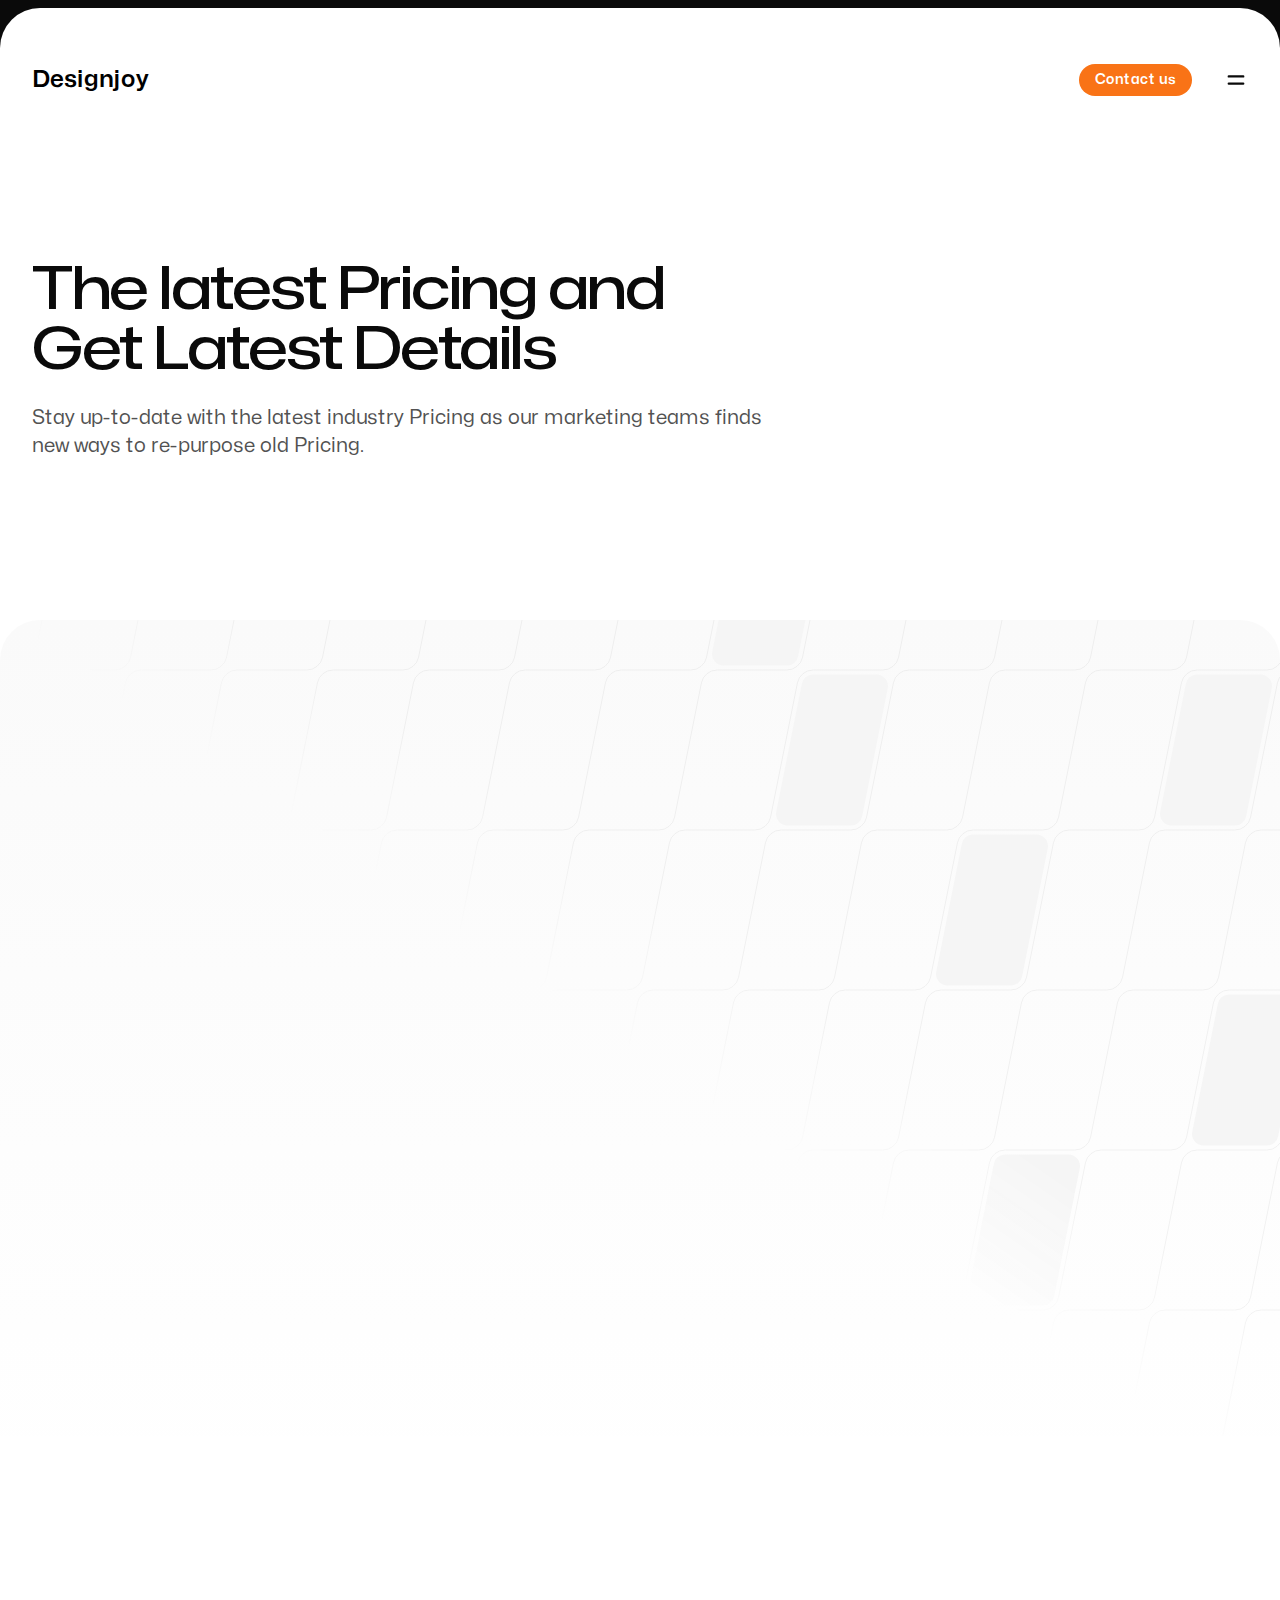
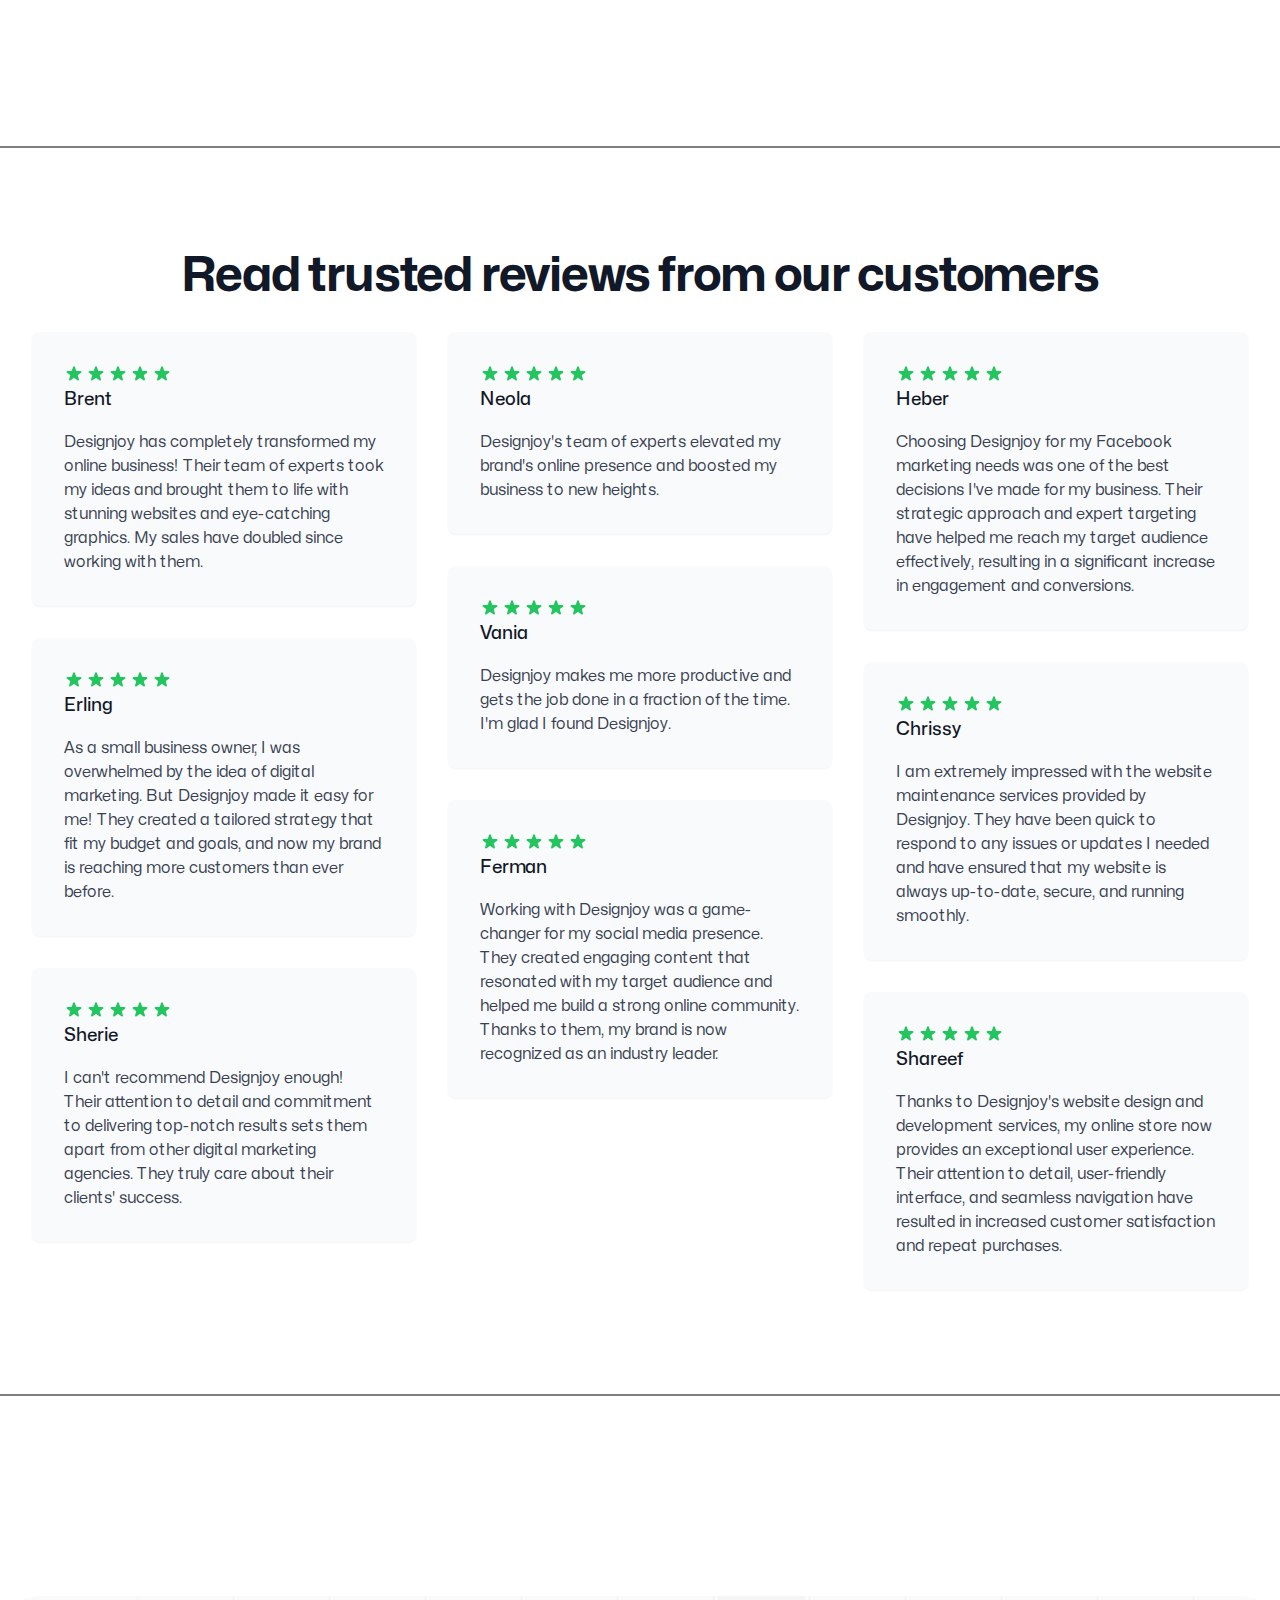
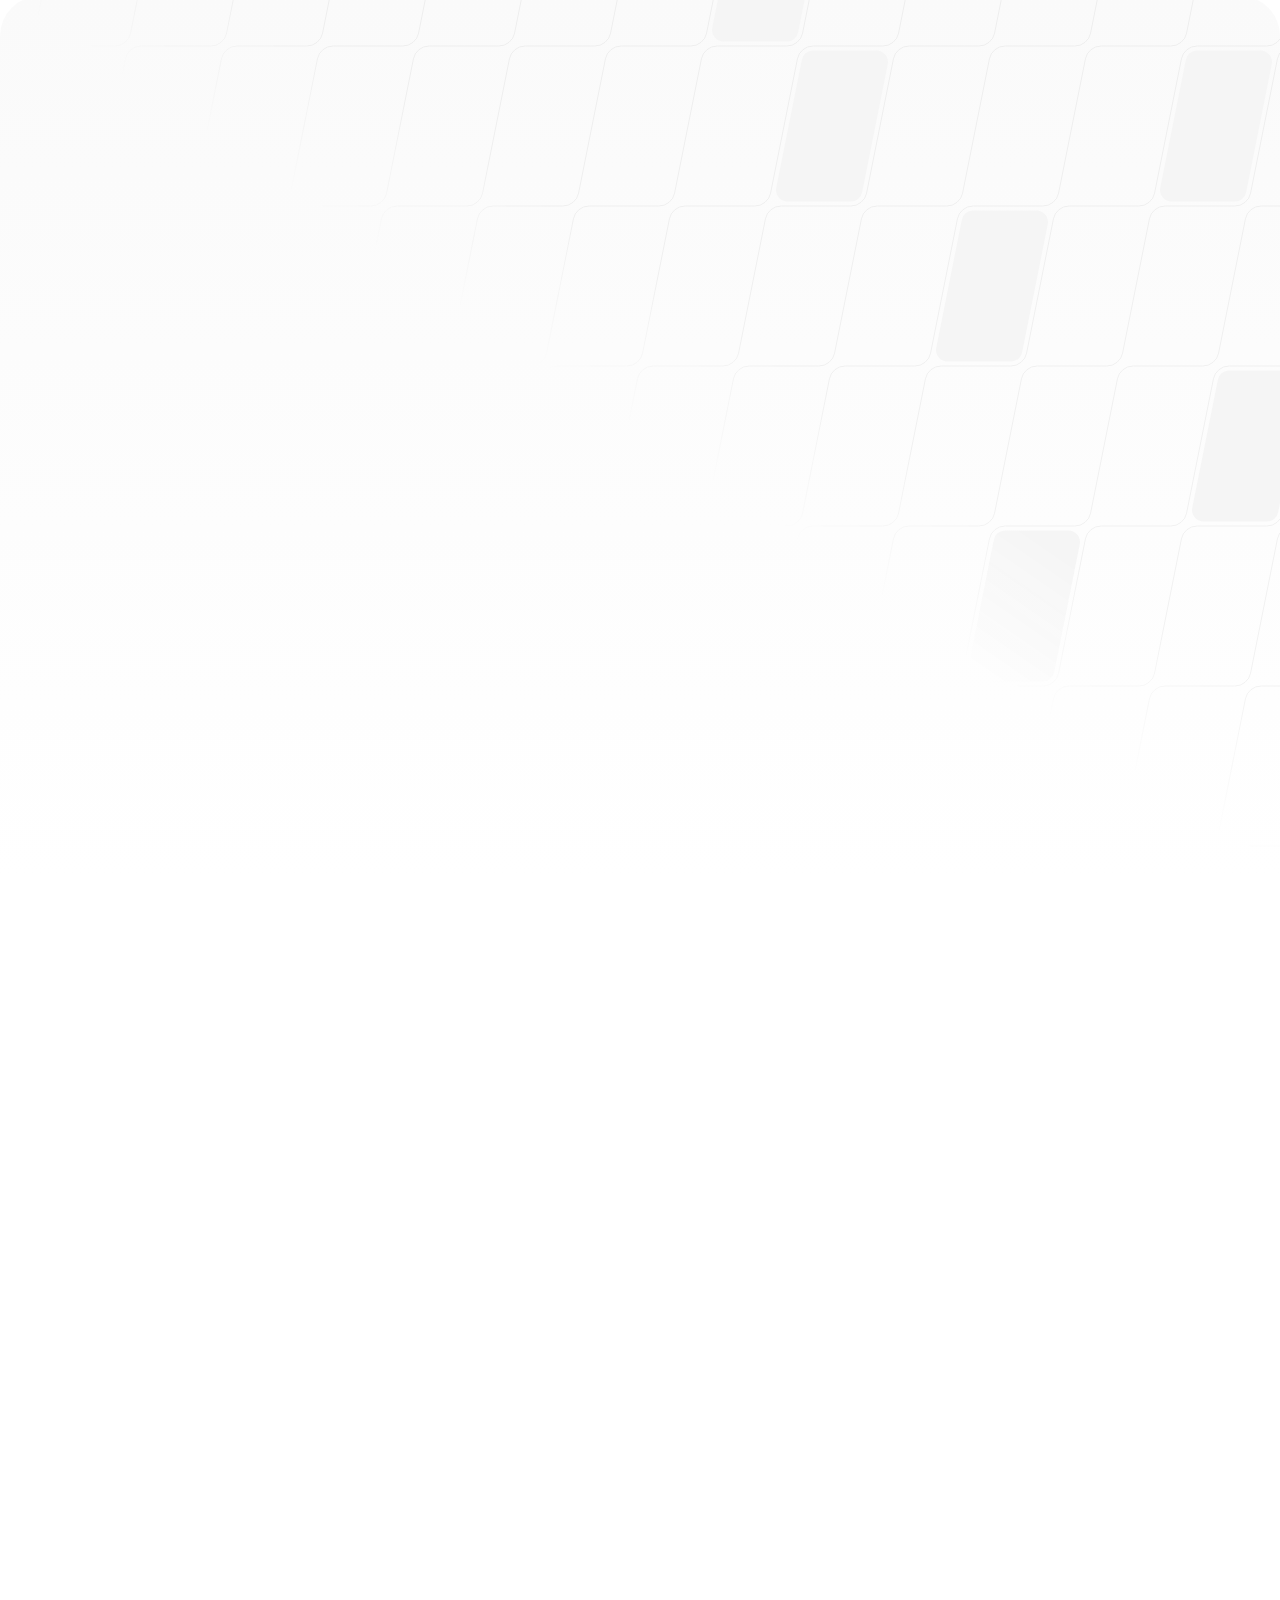
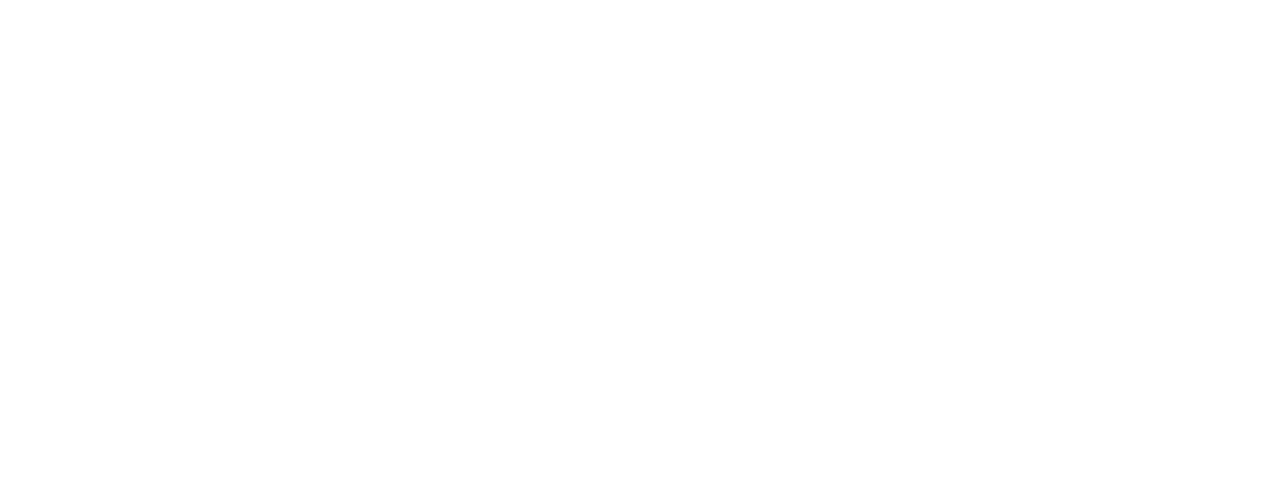
<file: pricing.html>
<!DOCTYPE html><html lang="en" class="h-full bg-neutral-950 text-base antialiased text-neutral-100"><head><meta charSet="utf-8"/><meta name="viewport" content="width=device-width, initial-scale=1"/><link rel="stylesheet" href="/_next/static/css/8b49b93b80531908.css" data-precedence="next"/><link rel="preload" href="/_next/static/chunks/webpack-b431a5c3247f29bd.js" as="script" fetchPriority="low"/><script src="/_next/static/chunks/fd9d1056-c5308d3f28cb1284.js" async=""></script><script src="/_next/static/chunks/596-0db8ce98b3cdb8e7.js" async=""></script><script src="/_next/static/chunks/main-app-1d01ea665e882524.js" async=""></script><title>Designjoy - we Stand with your business with our digital power</title><link rel="icon" href="/favicon.ico" type="image/x-icon" sizes="64x64"/><script src="/_next/static/chunks/polyfills-78c92fac7aa8fdd8.js" noModule=""></script></head><body class="flex min-h-full flex-col"><header><div class="absolute left-0 right-0 top-2 z-40 pt-14"><div class="max-w-7xl mx-auto px-6 lg:px-8"><div class="max-w-2xl mx-auto lg:max-w-none"><div class="flex items-center justify-between"><a aria-label="Home" href="/"><h2 class="cursor-pointer text-2xl font-semibold duration-300 black text-black hover:text-blue-600"><span class="relative">Designjoy</span></h2></a><div class="flex items-center gap-x-8 "><a class="inline-flex rounded-full  px-4 py-1.5 text-sm font-semibold transition bg-orange-500 text-white hover:bg-black" href="/contact"><span>Contact us</span></a><button type="button" aria-expanded="false" aria-controls=":R5a:" class="group -m-2.5 rounded-full p-2.5 transition hover:bg-orange-500" aria-label="Toggle navigation"><svg stroke="currentColor" fill="currentColor" stroke-width="0" viewBox="0 0 20 20" aria-hidden="true" class="h-6 w-6 fill-neutral-950 group-hover:fill-neutral-700" height="1em" width="1em" xmlns="http://www.w3.org/2000/svg"><path fill-rule="evenodd" d="M3 7a1 1 0 011-1h12a1 1 0 110 2H4a1 1 0 01-1-1zM3 13a1 1 0 011-1h12a1 1 0 110 2H4a1 1 0 01-1-1z" clip-rule="evenodd"></path></svg></button></div></div></div></div></div><div id=":R5a:" style="height:0.5rem" class="relative z-50 overflow-hidden bg-neutral-950 pt-2" aria-hidden="true" inert=""><div class="bg-neutral-800"><div class="bg-neutral-950 pb-16 pt-14"><div class="max-w-7xl mx-auto px-6 lg:px-8"><div class="max-w-2xl mx-auto lg:max-w-none"><div class="flex items-center justify-between"><a aria-label="Home" href="/"><h2 class="cursor-pointer text-2xl font-semibold duration-300 black text-white hover:text-blue-600"><span class="relative">Designjoy</span></h2></a><div class="flex items-center gap-x-8 "><a class="inline-flex rounded-full  px-4 py-1.5 text-sm font-semibold transition bg-white text-neutral-950 hover:bg-orange-400" href="/contact"><span>Contact us</span></a><button type="button" aria-expanded="false" aria-controls=":R5a:" class="group -m-2.5 rounded-full p-2.5 transition hover:bg-white/10" aria-label="Toggle navigation"><svg stroke="currentColor" fill="currentColor" stroke-width="0" viewBox="0 0 512 512" class="h-6 w-6 fill-white group-hover:fill-neutral-200" height="1em" width="1em" xmlns="http://www.w3.org/2000/svg"><path d="M405 136.798L375.202 107 256 226.202 136.798 107 107 136.798 226.202 256 107 375.202 136.798 405 256 285.798 375.202 405 405 375.202 285.798 256z"></path></svg></button></div></div></div></div></div><nav class="mt-px font-display text-5xl font-medium tracking-tight text-white hover:bg-orange-500 "><div class="even:mt-px sm:bg-neutral-950"><div class="max-w-7xl mx-auto px-6 lg:px-8"><div class="max-w-2xl mx-auto lg:max-w-none"><div class="grid grid-cols-1 sm:grid-cols-2"><a class="group relative isolate -mx-6 bg-neutral-950 px-6 py-10 even:mt-px sm:mx-0 sm:px-0 sm:py-16 sm:odd:pr-16 sm:even:mt-0 sm:even:border-l sm:even:border-neutral-800 sm:even:pl-16" href="/work">Our Capability<span class="absolute inset-y-0 -z-10 w-screen bg-neutral-900 opacity-0 transition group-odd:right-0 group-even:left-0 group-hover:opacity-100"></span></a><a class="group relative isolate -mx-6 bg-neutral-950 px-6 py-10 even:mt-px sm:mx-0 sm:px-0 sm:py-16 sm:odd:pr-16 sm:even:mt-0 sm:even:border-l sm:even:border-neutral-800 sm:even:pl-16" href="/about">About Us<span class="absolute inset-y-0 -z-10 w-screen bg-neutral-900 opacity-0 transition group-odd:right-0 group-even:left-0 group-hover:opacity-100"></span></a></div></div></div></div><div class="even:mt-px sm:bg-neutral-950"><div class="max-w-7xl mx-auto px-6 lg:px-8"><div class="max-w-2xl mx-auto lg:max-w-none"><div class="grid grid-cols-1 sm:grid-cols-2"><a class="group relative isolate -mx-6 bg-neutral-950 px-6 py-10 even:mt-px sm:mx-0 sm:px-0 sm:py-16 sm:odd:pr-16 sm:even:mt-0 sm:even:border-l sm:even:border-neutral-800 sm:even:pl-16" href="/process">Transformation<span class="absolute inset-y-0 -z-10 w-screen bg-neutral-900 opacity-0 transition group-odd:right-0 group-even:left-0 group-hover:opacity-100"></span></a><a class="group relative isolate -mx-6 bg-neutral-950 px-6 py-10 even:mt-px sm:mx-0 sm:px-0 sm:py-16 sm:odd:pr-16 sm:even:mt-0 sm:even:border-l sm:even:border-neutral-800 sm:even:pl-16" href="/pricing">Pricing<span class="absolute inset-y-0 -z-10 w-screen bg-neutral-900 opacity-0 transition group-odd:right-0 group-even:left-0 group-hover:opacity-100"></span></a></div></div></div></div></nav><div class="relative bg-neutral-950 before:absolute before:inset-x-0 before:top-0 before:h-px before:bg-neutral-800"><div class="max-w-7xl mx-auto px-6 lg:px-8"><div class="max-w-2xl mx-auto lg:max-w-none"><div class="grid grid-cols-1 gap-y-10 pb-16 pt-10 sm:grid-cols-2 sm:pt-16"><div><h2 class="font-display text-base font-semibold text-white">Our offices</h2><ul role="list" class="mt-6 grid grid-cols-1 gap-8 sm:grid-cols-2"><li><address class="text-sm not-italic text-neutral-300"><strong class="text-white">India</strong><br/>Mandsaur<br/>Madhya Pradesh, India</address></li></ul></div><div class="sm:border-l sm:border-transparent sm:pl-16"><h2 class="font-display text-base font-semibold text-white">Follow us</h2><ul role="list" class="flex gap-x-10 text-white mt-6"><li><a target="_blank" aria-label="FaceBook" class="transition hover:text-neutral-200" href="https://www.facebook.com/profile.php?id=61555944023966 "><svg stroke="currentColor" fill="currentColor" stroke-width="0" viewBox="0 0 16 16" class="h-6 w-6 fill-current" height="1em" width="1em" xmlns="http://www.w3.org/2000/svg"><path d="M16 8.049c0-4.446-3.582-8.05-8-8.05C3.58 0-.002 3.603-.002 8.05c0 4.017 2.926 7.347 6.75 7.951v-5.625h-2.03V8.05H6.75V6.275c0-2.017 1.195-3.131 3.022-3.131.876 0 1.791.157 1.791.157v1.98h-1.009c-.993 0-1.303.621-1.303 1.258v1.51h2.218l-.354 2.326H9.25V16c3.824-.604 6.75-3.934 6.75-7.951z"></path></svg></a></li><li><a target="_blank" aria-label="Linkedin" class="transition hover:text-neutral-200" href="https://www.linkedin.com/in/riteshghodela/"><svg stroke="currentColor" fill="currentColor" stroke-width="0" viewBox="0 0 16 16" class="h-6 w-6 fill-current" height="1em" width="1em" xmlns="http://www.w3.org/2000/svg"><path d="M0 1.146C0 .513.526 0 1.175 0h13.65C15.474 0 16 .513 16 1.146v13.708c0 .633-.526 1.146-1.175 1.146H1.175C.526 16 0 15.487 0 14.854V1.146zm4.943 12.248V6.169H2.542v7.225h2.401zm-1.2-8.212c.837 0 1.358-.554 1.358-1.248-.015-.709-.52-1.248-1.342-1.248-.822 0-1.359.54-1.359 1.248 0 .694.521 1.248 1.327 1.248h.016zm4.908 8.212V9.359c0-.216.016-.432.08-.586.173-.431.568-.878 1.232-.878.869 0 1.216.662 1.216 1.634v3.865h2.401V9.25c0-2.22-1.184-3.252-2.764-3.252-1.274 0-1.845.7-2.165 1.193v.025h-.016a5.54 5.54 0 0 1 .016-.025V6.169h-2.4c.03.678 0 7.225 0 7.225h2.4z"></path></svg></a></li><li><a target="_blank" aria-label="Twitter" class="transition hover:text-neutral-200" href="https://twitter.com/RITESHGHODELA"><svg stroke="currentColor" fill="currentColor" stroke-width="0" viewBox="0 0 16 16" class="h-6 w-6 fill-current" height="1em" width="1em" xmlns="http://www.w3.org/2000/svg"><path d="M5.026 15c6.038 0 9.341-5.003 9.341-9.334 0-.14 0-.282-.006-.422A6.685 6.685 0 0 0 16 3.542a6.658 6.658 0 0 1-1.889.518 3.301 3.301 0 0 0 1.447-1.817 6.533 6.533 0 0 1-2.087.793A3.286 3.286 0 0 0 7.875 6.03a9.325 9.325 0 0 1-6.767-3.429 3.289 3.289 0 0 0 1.018 4.382A3.323 3.323 0 0 1 .64 6.575v.045a3.288 3.288 0 0 0 2.632 3.218 3.203 3.203 0 0 1-.865.115 3.23 3.23 0 0 1-.614-.057 3.283 3.283 0 0 0 3.067 2.277A6.588 6.588 0 0 1 .78 13.58a6.32 6.32 0 0 1-.78-.045A9.344 9.344 0 0 0 5.026 15z"></path></svg></a></li><li><a target="_blank" aria-label="Instagram" class="transition hover:text-neutral-200" href="https://www.instagram.com/designjoy.in/"><svg stroke="currentColor" fill="currentColor" stroke-width="0" viewBox="0 0 16 16" class="h-6 w-6 fill-current" height="1em" width="1em" xmlns="http://www.w3.org/2000/svg"><path d="M8 0C5.829 0 5.556.01 4.703.048 3.85.088 3.269.222 2.76.42a3.917 3.917 0 0 0-1.417.923A3.927 3.927 0 0 0 .42 2.76C.222 3.268.087 3.85.048 4.7.01 5.555 0 5.827 0 8.001c0 2.172.01 2.444.048 3.297.04.852.174 1.433.372 1.942.205.526.478.972.923 1.417.444.445.89.719 1.416.923.51.198 1.09.333 1.942.372C5.555 15.99 5.827 16 8 16s2.444-.01 3.298-.048c.851-.04 1.434-.174 1.943-.372a3.916 3.916 0 0 0 1.416-.923c.445-.445.718-.891.923-1.417.197-.509.332-1.09.372-1.942C15.99 10.445 16 10.173 16 8s-.01-2.445-.048-3.299c-.04-.851-.175-1.433-.372-1.941a3.926 3.926 0 0 0-.923-1.417A3.911 3.911 0 0 0 13.24.42c-.51-.198-1.092-.333-1.943-.372C10.443.01 10.172 0 7.998 0h.003zm-.717 1.442h.718c2.136 0 2.389.007 3.232.046.78.035 1.204.166 1.486.275.373.145.64.319.92.599.28.28.453.546.598.92.11.281.24.705.275 1.485.039.843.047 1.096.047 3.231s-.008 2.389-.047 3.232c-.035.78-.166 1.203-.275 1.485a2.47 2.47 0 0 1-.599.919c-.28.28-.546.453-.92.598-.28.11-.704.24-1.485.276-.843.038-1.096.047-3.232.047s-2.39-.009-3.233-.047c-.78-.036-1.203-.166-1.485-.276a2.478 2.478 0 0 1-.92-.598 2.48 2.48 0 0 1-.6-.92c-.109-.281-.24-.705-.275-1.485-.038-.843-.046-1.096-.046-3.233 0-2.136.008-2.388.046-3.231.036-.78.166-1.204.276-1.486.145-.373.319-.64.599-.92.28-.28.546-.453.92-.598.282-.11.705-.24 1.485-.276.738-.034 1.024-.044 2.515-.045v.002zm4.988 1.328a.96.96 0 1 0 0 1.92.96.96 0 0 0 0-1.92zm-4.27 1.122a4.109 4.109 0 1 0 0 8.217 4.109 4.109 0 0 0 0-8.217zm0 1.441a2.667 2.667 0 1 1 0 5.334 2.667 2.667 0 0 1 0-5.334z"></path></svg></a></li></ul></div></div></div></div></div></div></div></header><div style="border-top-left-radius:40px;border-top-right-radius:40px" class="relative flex flex-auto overflow-hidden bg-white pt-14"><div class="relative isolate flex w-full flex-col pt-9"><main class="w-full flex-auto"><div class="max-w-7xl mx-auto px-6 lg:px-8 mt-24 sm:mt-32 lg:mt-40"><div class="max-w-2xl mx-auto lg:max-w-none"><div style="opacity:0;transform:translateY(24px) translateZ(0)"><h1><span class="block font-display text-base font-semibold text-neutral-950"></span><span class="sr-only"> - </span><span class="mt-6 block max-w-5xl font-display text-5xl font-medium tracking-tight text-neutral-950 [text-wrap:balance] sm:text-6xl">The latest Pricing and Get Latest Details</span></h1><div class="mt-6 max-w-3xl text-xl text-neutral-600"><p>Stay up-to-date with the latest industry Pricing as our marketing teams finds new ways to re-purpose old Pricing.</p></div></div></div></div><div><div class="relative mt-24 pt-24 sm:mt-32 sm:pt-32 lg:mt-40 lg:pt-40"><div class="absolute inset-x-0 top-0 -z-10 h-[884px] overflow-hidden rounded-t-4xl bg-gradient-to-b from-neutral-50"><svg aria-hidden="true" class="absolute inset-0 h-full w-full fill-neutral-100 stroke-neutral-950/5 [mask-image:linear-gradient(to_bottom_left,white_40%,transparent_50%)]"><rect width="100%" height="100%" fill="url(#:Rlaqplda:)" stroke-width="0"></rect><svg x="50%" y="-270" stroke-width="0" class="overflow-visible"><path transform="translate(64 160)" d="M45.119 4.5a11.5 11.5 0 0 0-11.277 9.245l-25.6 128C6.82 148.861 12.262 155.5 19.52 155.5h63.366a11.5 11.5 0 0 0 11.277-9.245l25.6-128c1.423-7.116-4.02-13.755-11.277-13.755H45.119Z"></path><path transform="translate(128 320)" d="M45.119 4.5a11.5 11.5 0 0 0-11.277 9.245l-25.6 128C6.82 148.861 12.262 155.5 19.52 155.5h63.366a11.5 11.5 0 0 0 11.277-9.245l25.6-128c1.423-7.116-4.02-13.755-11.277-13.755H45.119Z"></path><path transform="translate(288 480)" d="M45.119 4.5a11.5 11.5 0 0 0-11.277 9.245l-25.6 128C6.82 148.861 12.262 155.5 19.52 155.5h63.366a11.5 11.5 0 0 0 11.277-9.245l25.6-128c1.423-7.116-4.02-13.755-11.277-13.755H45.119Z"></path><path transform="translate(512 320)" d="M45.119 4.5a11.5 11.5 0 0 0-11.277 9.245l-25.6 128C6.82 148.861 12.262 155.5 19.52 155.5h63.366a11.5 11.5 0 0 0 11.277-9.245l25.6-128c1.423-7.116-4.02-13.755-11.277-13.755H45.119Z"></path><path transform="translate(544 640)" d="M45.119 4.5a11.5 11.5 0 0 0-11.277 9.245l-25.6 128C6.82 148.861 12.262 155.5 19.52 155.5h63.366a11.5 11.5 0 0 0 11.277-9.245l25.6-128c1.423-7.116-4.02-13.755-11.277-13.755H45.119Z"></path><path transform="translate(320 800)" d="M45.119 4.5a11.5 11.5 0 0 0-11.277 9.245l-25.6 128C6.82 148.861 12.262 155.5 19.52 155.5h63.366a11.5 11.5 0 0 0 11.277-9.245l25.6-128c1.423-7.116-4.02-13.755-11.277-13.755H45.119Z"></path></svg><defs><pattern id=":Rlaqplda:" width="96" height="480" x="50%" patternUnits="userSpaceOnUse" patternTransform="translate(0 -270)" fill="none"><path d="M128 0 98.572 147.138A16 16 0 0 1 82.883 160H13.117a16 16 0 0 0-15.69 12.862l-26.855 134.276A16 16 0 0 1-45.117 320H-116M64-160 34.572-12.862A16 16 0 0 1 18.883 0h-69.766a16 16 0 0 0-15.69 12.862l-26.855 134.276A16 16 0 0 1-109.117 160H-180M192 160l-29.428 147.138A15.999 15.999 0 0 1 146.883 320H77.117a16 16 0 0 0-15.69 12.862L34.573 467.138A16 16 0 0 1 18.883 480H-52M-136 480h58.883a16 16 0 0 0 15.69-12.862l26.855-134.276A16 16 0 0 1-18.883 320h69.766a16 16 0 0 0 15.69-12.862l26.855-134.276A16 16 0 0 1 109.117 160H192M-72 640h58.883a16 16 0 0 0 15.69-12.862l26.855-134.276A16 16 0 0 1 45.117 480h69.766a15.999 15.999 0 0 0 15.689-12.862l26.856-134.276A15.999 15.999 0 0 1 173.117 320H256M-200 320h58.883a15.999 15.999 0 0 0 15.689-12.862l26.856-134.276A16 16 0 0 1-82.883 160h69.766a16 16 0 0 0 15.69-12.862L29.427 12.862A16 16 0 0 1 45.117 0H128"></path></pattern></defs></svg></div><div class="max-w-7xl mx-auto px-6 lg:px-8"><div class="max-w-2xl mx-auto lg:max-w-none"><div class="max-w-2xl" style="opacity:0;transform:translateY(24px) translateZ(0)"><h2><span class="block font-display tracking-tight [text-wrap:balance] text-4xl font-medium sm:text-5xl text-neutral-950">Balancing reliability and innovation</span></h2><div class="mt-6 text-xl text-neutral-600"><p>We strive to stay at the forefront of emerging trends and technologies, while completely ignoring them and forking that old Rails project we feel comfortable using. We stand by our core values to justify that decision.</p></div></div></div></div><div class="max-w-7xl mx-auto px-6 lg:px-8 mt-24"><div class="max-w-2xl mx-auto lg:max-w-none"><div><ul role="list" class="grid grid-cols-1 gap-10 sm:grid-cols-2 lg:grid-cols-3"><li class="text-base text-neutral-600 before:bg-neutral-950 after:bg-neutral-100"><div style="opacity:0;transform:translateY(24px) translateZ(0)"><div class="pl-8 relative before:absolute after:absolute before:bg-neutral-950 after:bg-neutral-950/10 before:left-0 before:top-0 before:h-6 before:w-px after:bottom-0 after:left-0 after:top-8 after:w-px"><strong class="font-semibold text-neutral-950">Website Solutions<!-- -->.</strong> <!-- -->Tailored websites crafted to align with your brand&#x27;s identity and goals. Our services cover design, development, and maintenance, ensuring a seamless online presence that resonates with your audience.</div></div></li><li class="text-base text-neutral-600 before:bg-neutral-950 after:bg-neutral-100"><div style="opacity:0;transform:translateY(24px) translateZ(0)"><div class="pl-8 relative before:absolute after:absolute before:bg-neutral-950 after:bg-neutral-950/10 before:left-0 before:top-0 before:h-6 before:w-px after:bottom-0 after:left-0 after:top-8 after:w-px"><strong class="font-semibold text-neutral-950">Web Development<!-- -->.</strong> <!-- -->Utilizing the latest technologies to create user-friendly websites. From e-commerce platforms to corporate portals, our team delivers scalable solutions that elevate your online business.</div></div></li><li class="text-base text-neutral-600 before:bg-neutral-950 after:bg-neutral-100"><div style="opacity:0;transform:translateY(24px) translateZ(0)"><div class="pl-8 relative before:absolute after:absolute before:bg-neutral-950 after:bg-neutral-950/10 before:left-0 before:top-0 before:h-6 before:w-px after:bottom-0 after:left-0 after:top-8 after:w-px"><strong class="font-semibold text-neutral-950">Web Design<!-- -->.</strong> <!-- -->Combining creativity and functionality to produce visually striking websites. Our design experts create intuitive interfaces and captivating visuals that engage visitors and leave a lasting impact.</div></div></li><li class="text-base text-neutral-600 before:bg-neutral-950 after:bg-neutral-100"><div style="opacity:0;transform:translateY(24px) translateZ(0)"><div class="pl-8 relative before:absolute after:absolute before:bg-neutral-950 after:bg-neutral-950/10 before:left-0 before:top-0 before:h-6 before:w-px after:bottom-0 after:left-0 after:top-8 after:w-px"><strong class="font-semibold text-neutral-950">SEO Services<!-- -->.</strong> <!-- -->Enhancing your online visibility and driving organic traffic to your website. Our strategies are tailored to your industry and audience, employing proven techniques to improve search engine rankings and amplify your online presence.</div></div></li><li class="text-base text-neutral-600 before:bg-neutral-950 after:bg-neutral-100"><div style="opacity:0;transform:translateY(24px) translateZ(0)"><div class="pl-8 relative before:absolute after:absolute before:bg-neutral-950 after:bg-neutral-950/10 before:left-0 before:top-0 before:h-6 before:w-px after:bottom-0 after:left-0 after:top-8 after:w-px"><strong class="font-semibold text-neutral-950">Website Maintenance<!-- -->.</strong> <!-- -->Ensuring your website remains secure, up-to-date, and optimized for performance. Our maintenance services include regular updates, security patches, and proactive monitoring to keep your site running smoothly.</div></div></li><li class="text-base text-neutral-600 before:bg-neutral-950 after:bg-neutral-100"><div style="opacity:0;transform:translateY(24px) translateZ(0)"><div class="pl-8 relative before:absolute after:absolute before:bg-neutral-950 after:bg-neutral-950/10 before:left-0 before:top-0 before:h-6 before:w-px after:bottom-0 after:left-0 after:top-8 after:w-px"><strong class="font-semibold text-neutral-950">Social Media Marketing<!-- -->.</strong> <!-- -->Leveraging social platforms to expand your reach and engage with your audience. From strategic planning to compelling content creation, we help you utilize social media to build brand awareness, foster engagement, and cultivate customer loyalty.</div></div></li></ul></div></div></div></div><section class="relative z-10 overflow-hidden bg-white pb-12 pt-20 dark:bg-dark lg:pb-[90px] lg:pt-[120px]"><div class="container mx-auto"><div class="-mx-4 flex flex-wrap"><div class="w-full px-4"><div class="mx-auto mb-[60px] max-w-[510px] text-center"></div></div></div></div></section></div><div class="mt-10 border-t-2 border-black/50 pt-10"></div><section class="bg-white"><div class="mx-auto max-w-screen-xl px-4 py-12 sm:px-6 lg:px-8 lg:py-16"><h2 class="text-center text-4xl font-bold tracking-tight text-gray-900 sm:text-5xl">Read trusted reviews from our customers</h2><div class="mt-8 [column-fill:_balance] sm:columns-2 sm:gap-6 lg:columns-3 lg:gap-8"><div class="mb-8 sm:break-inside-avoid"><blockquote class="rounded-lg bg-gray-50 p-6 shadow-sm sm:p-8"><div class="flex items-center gap-4"><div><div class="flex justify-center gap-0.5 text-green-500"><svg xmlns="http://www.w3.org/2000/svg" class="h-5 w-5" viewBox="0 0 20 20" fill="currentColor"><path d="M9.049 2.927c.3-.921 1.603-.921 1.902 0l1.07 3.292a1 1 0 00.95.69h3.462c.969 0 1.371 1.24.588 1.81l-2.8 2.034a1 1 0 00-.364 1.118l1.07 3.292c.3.921-.755 1.688-1.54 1.118l-2.8-2.034a1 1 0 00-1.175 0l-2.8 2.034c-.784.57-1.838-.197-1.539-1.118l1.07-3.292a1 1 0 00-.364-1.118L2.98 8.72c-.783-.57-.38-1.81.588-1.81h3.461a1 1 0 00.951-.69l1.07-3.292z"></path></svg><svg xmlns="http://www.w3.org/2000/svg" class="h-5 w-5" viewBox="0 0 20 20" fill="currentColor"><path d="M9.049 2.927c.3-.921 1.603-.921 1.902 0l1.07 3.292a1 1 0 00.95.69h3.462c.969 0 1.371 1.24.588 1.81l-2.8 2.034a1 1 0 00-.364 1.118l1.07 3.292c.3.921-.755 1.688-1.54 1.118l-2.8-2.034a1 1 0 00-1.175 0l-2.8 2.034c-.784.57-1.838-.197-1.539-1.118l1.07-3.292a1 1 0 00-.364-1.118L2.98 8.72c-.783-.57-.38-1.81.588-1.81h3.461a1 1 0 00.951-.69l1.07-3.292z"></path></svg><svg xmlns="http://www.w3.org/2000/svg" class="h-5 w-5" viewBox="0 0 20 20" fill="currentColor"><path d="M9.049 2.927c.3-.921 1.603-.921 1.902 0l1.07 3.292a1 1 0 00.95.69h3.462c.969 0 1.371 1.24.588 1.81l-2.8 2.034a1 1 0 00-.364 1.118l1.07 3.292c.3.921-.755 1.688-1.54 1.118l-2.8-2.034a1 1 0 00-1.175 0l-2.8 2.034c-.784.57-1.838-.197-1.539-1.118l1.07-3.292a1 1 0 00-.364-1.118L2.98 8.72c-.783-.57-.38-1.81.588-1.81h3.461a1 1 0 00.951-.69l1.07-3.292z"></path></svg><svg xmlns="http://www.w3.org/2000/svg" class="h-5 w-5" viewBox="0 0 20 20" fill="currentColor"><path d="M9.049 2.927c.3-.921 1.603-.921 1.902 0l1.07 3.292a1 1 0 00.95.69h3.462c.969 0 1.371 1.24.588 1.81l-2.8 2.034a1 1 0 00-.364 1.118l1.07 3.292c.3.921-.755 1.688-1.54 1.118l-2.8-2.034a1 1 0 00-1.175 0l-2.8 2.034c-.784.57-1.838-.197-1.539-1.118l1.07-3.292a1 1 0 00-.364-1.118L2.98 8.72c-.783-.57-.38-1.81.588-1.81h3.461a1 1 0 00.951-.69l1.07-3.292z"></path></svg><svg xmlns="http://www.w3.org/2000/svg" class="h-5 w-5" viewBox="0 0 20 20" fill="currentColor"><path d="M9.049 2.927c.3-.921 1.603-.921 1.902 0l1.07 3.292a1 1 0 00.95.69h3.462c.969 0 1.371 1.24.588 1.81l-2.8 2.034a1 1 0 00-.364 1.118l1.07 3.292c.3.921-.755 1.688-1.54 1.118l-2.8-2.034a1 1 0 00-1.175 0l-2.8 2.034c-.784.57-1.838-.197-1.539-1.118l1.07-3.292a1 1 0 00-.364-1.118L2.98 8.72c-.783-.57-.38-1.81.588-1.81h3.461a1 1 0 00.951-.69l1.07-3.292z"></path></svg></div><p class="mt-0.5 text-lg font-medium text-gray-900">Brent</p></div></div><p class="mt-4 text-gray-700">Designjoy has completely transformed my online business! Their team of experts took my ideas and brought them to life with stunning websites and eye-catching graphics. My sales have doubled since working with them.</p></blockquote></div><div class="mb-8 sm:break-inside-avoid"><blockquote class="rounded-lg bg-gray-50 p-6 shadow-sm sm:p-8"><div class="flex items-center gap-4"><div><div class="flex justify-center gap-0.5 text-green-500"><svg xmlns="http://www.w3.org/2000/svg" class="h-5 w-5" viewBox="0 0 20 20" fill="currentColor"><path d="M9.049 2.927c.3-.921 1.603-.921 1.902 0l1.07 3.292a1 1 0 00.95.69h3.462c.969 0 1.371 1.24.588 1.81l-2.8 2.034a1 1 0 00-.364 1.118l1.07 3.292c.3.921-.755 1.688-1.54 1.118l-2.8-2.034a1 1 0 00-1.175 0l-2.8 2.034c-.784.57-1.838-.197-1.539-1.118l1.07-3.292a1 1 0 00-.364-1.118L2.98 8.72c-.783-.57-.38-1.81.588-1.81h3.461a1 1 0 00.951-.69l1.07-3.292z"></path></svg><svg xmlns="http://www.w3.org/2000/svg" class="h-5 w-5" viewBox="0 0 20 20" fill="currentColor"><path d="M9.049 2.927c.3-.921 1.603-.921 1.902 0l1.07 3.292a1 1 0 00.95.69h3.462c.969 0 1.371 1.24.588 1.81l-2.8 2.034a1 1 0 00-.364 1.118l1.07 3.292c.3.921-.755 1.688-1.54 1.118l-2.8-2.034a1 1 0 00-1.175 0l-2.8 2.034c-.784.57-1.838-.197-1.539-1.118l1.07-3.292a1 1 0 00-.364-1.118L2.98 8.72c-.783-.57-.38-1.81.588-1.81h3.461a1 1 0 00.951-.69l1.07-3.292z"></path></svg><svg xmlns="http://www.w3.org/2000/svg" class="h-5 w-5" viewBox="0 0 20 20" fill="currentColor"><path d="M9.049 2.927c.3-.921 1.603-.921 1.902 0l1.07 3.292a1 1 0 00.95.69h3.462c.969 0 1.371 1.24.588 1.81l-2.8 2.034a1 1 0 00-.364 1.118l1.07 3.292c.3.921-.755 1.688-1.54 1.118l-2.8-2.034a1 1 0 00-1.175 0l-2.8 2.034c-.784.57-1.838-.197-1.539-1.118l1.07-3.292a1 1 0 00-.364-1.118L2.98 8.72c-.783-.57-.38-1.81.588-1.81h3.461a1 1 0 00.951-.69l1.07-3.292z"></path></svg><svg xmlns="http://www.w3.org/2000/svg" class="h-5 w-5" viewBox="0 0 20 20" fill="currentColor"><path d="M9.049 2.927c.3-.921 1.603-.921 1.902 0l1.07 3.292a1 1 0 00.95.69h3.462c.969 0 1.371 1.24.588 1.81l-2.8 2.034a1 1 0 00-.364 1.118l1.07 3.292c.3.921-.755 1.688-1.54 1.118l-2.8-2.034a1 1 0 00-1.175 0l-2.8 2.034c-.784.57-1.838-.197-1.539-1.118l1.07-3.292a1 1 0 00-.364-1.118L2.98 8.72c-.783-.57-.38-1.81.588-1.81h3.461a1 1 0 00.951-.69l1.07-3.292z"></path></svg><svg xmlns="http://www.w3.org/2000/svg" class="h-5 w-5" viewBox="0 0 20 20" fill="currentColor"><path d="M9.049 2.927c.3-.921 1.603-.921 1.902 0l1.07 3.292a1 1 0 00.95.69h3.462c.969 0 1.371 1.24.588 1.81l-2.8 2.034a1 1 0 00-.364 1.118l1.07 3.292c.3.921-.755 1.688-1.54 1.118l-2.8-2.034a1 1 0 00-1.175 0l-2.8 2.034c-.784.57-1.838-.197-1.539-1.118l1.07-3.292a1 1 0 00-.364-1.118L2.98 8.72c-.783-.57-.38-1.81.588-1.81h3.461a1 1 0 00.951-.69l1.07-3.292z"></path></svg></div><p class="mt-0.5 text-lg font-medium text-gray-900">Erling</p></div></div><p class="mt-4 text-gray-700">As a small business owner, I was overwhelmed by the idea of digital marketing. But Designjoy made it easy for me! They created a tailored strategy that fit my budget and goals, and now my brand is reaching more customers than ever before.</p></blockquote></div><div class="mb-8 sm:break-inside-avoid"><blockquote class="rounded-lg bg-gray-50 p-6 shadow-sm sm:p-8"><div class="flex items-center gap-4"><div><div class="flex justify-center gap-0.5 text-green-500"><svg xmlns="http://www.w3.org/2000/svg" class="h-5 w-5" viewBox="0 0 20 20" fill="currentColor"><path d="M9.049 2.927c.3-.921 1.603-.921 1.902 0l1.07 3.292a1 1 0 00.95.69h3.462c.969 0 1.371 1.24.588 1.81l-2.8 2.034a1 1 0 00-.364 1.118l1.07 3.292c.3.921-.755 1.688-1.54 1.118l-2.8-2.034a1 1 0 00-1.175 0l-2.8 2.034c-.784.57-1.838-.197-1.539-1.118l1.07-3.292a1 1 0 00-.364-1.118L2.98 8.72c-.783-.57-.38-1.81.588-1.81h3.461a1 1 0 00.951-.69l1.07-3.292z"></path></svg><svg xmlns="http://www.w3.org/2000/svg" class="h-5 w-5" viewBox="0 0 20 20" fill="currentColor"><path d="M9.049 2.927c.3-.921 1.603-.921 1.902 0l1.07 3.292a1 1 0 00.95.69h3.462c.969 0 1.371 1.24.588 1.81l-2.8 2.034a1 1 0 00-.364 1.118l1.07 3.292c.3.921-.755 1.688-1.54 1.118l-2.8-2.034a1 1 0 00-1.175 0l-2.8 2.034c-.784.57-1.838-.197-1.539-1.118l1.07-3.292a1 1 0 00-.364-1.118L2.98 8.72c-.783-.57-.38-1.81.588-1.81h3.461a1 1 0 00.951-.69l1.07-3.292z"></path></svg><svg xmlns="http://www.w3.org/2000/svg" class="h-5 w-5" viewBox="0 0 20 20" fill="currentColor"><path d="M9.049 2.927c.3-.921 1.603-.921 1.902 0l1.07 3.292a1 1 0 00.95.69h3.462c.969 0 1.371 1.24.588 1.81l-2.8 2.034a1 1 0 00-.364 1.118l1.07 3.292c.3.921-.755 1.688-1.54 1.118l-2.8-2.034a1 1 0 00-1.175 0l-2.8 2.034c-.784.57-1.838-.197-1.539-1.118l1.07-3.292a1 1 0 00-.364-1.118L2.98 8.72c-.783-.57-.38-1.81.588-1.81h3.461a1 1 0 00.951-.69l1.07-3.292z"></path></svg><svg xmlns="http://www.w3.org/2000/svg" class="h-5 w-5" viewBox="0 0 20 20" fill="currentColor"><path d="M9.049 2.927c.3-.921 1.603-.921 1.902 0l1.07 3.292a1 1 0 00.95.69h3.462c.969 0 1.371 1.24.588 1.81l-2.8 2.034a1 1 0 00-.364 1.118l1.07 3.292c.3.921-.755 1.688-1.54 1.118l-2.8-2.034a1 1 0 00-1.175 0l-2.8 2.034c-.784.57-1.838-.197-1.539-1.118l1.07-3.292a1 1 0 00-.364-1.118L2.98 8.72c-.783-.57-.38-1.81.588-1.81h3.461a1 1 0 00.951-.69l1.07-3.292z"></path></svg><svg xmlns="http://www.w3.org/2000/svg" class="h-5 w-5" viewBox="0 0 20 20" fill="currentColor"><path d="M9.049 2.927c.3-.921 1.603-.921 1.902 0l1.07 3.292a1 1 0 00.95.69h3.462c.969 0 1.371 1.24.588 1.81l-2.8 2.034a1 1 0 00-.364 1.118l1.07 3.292c.3.921-.755 1.688-1.54 1.118l-2.8-2.034a1 1 0 00-1.175 0l-2.8 2.034c-.784.57-1.838-.197-1.539-1.118l1.07-3.292a1 1 0 00-.364-1.118L2.98 8.72c-.783-.57-.38-1.81.588-1.81h3.461a1 1 0 00.951-.69l1.07-3.292z"></path></svg></div><p class="mt-0.5 text-lg font-medium text-gray-900">Sherie</p></div></div><p class="mt-4 text-gray-700">I can&#x27;t recommend Designjoy enough! Their attention to detail and commitment to delivering top-notch results sets them apart from other digital marketing agencies. They truly care about their clients&#x27; success.</p></blockquote></div><div class="mb-8 sm:break-inside-avoid"><blockquote class="rounded-lg bg-gray-50 p-6 shadow-sm sm:p-8"><div class="flex items-center gap-4"><div><div class="flex justify-center gap-0.5 text-green-500"><svg xmlns="http://www.w3.org/2000/svg" class="h-5 w-5" viewBox="0 0 20 20" fill="currentColor"><path d="M9.049 2.927c.3-.921 1.603-.921 1.902 0l1.07 3.292a1 1 0 00.95.69h3.462c.969 0 1.371 1.24.588 1.81l-2.8 2.034a1 1 0 00-.364 1.118l1.07 3.292c.3.921-.755 1.688-1.54 1.118l-2.8-2.034a1 1 0 00-1.175 0l-2.8 2.034c-.784.57-1.838-.197-1.539-1.118l1.07-3.292a1 1 0 00-.364-1.118L2.98 8.72c-.783-.57-.38-1.81.588-1.81h3.461a1 1 0 00.951-.69l1.07-3.292z"></path></svg><svg xmlns="http://www.w3.org/2000/svg" class="h-5 w-5" viewBox="0 0 20 20" fill="currentColor"><path d="M9.049 2.927c.3-.921 1.603-.921 1.902 0l1.07 3.292a1 1 0 00.95.69h3.462c.969 0 1.371 1.24.588 1.81l-2.8 2.034a1 1 0 00-.364 1.118l1.07 3.292c.3.921-.755 1.688-1.54 1.118l-2.8-2.034a1 1 0 00-1.175 0l-2.8 2.034c-.784.57-1.838-.197-1.539-1.118l1.07-3.292a1 1 0 00-.364-1.118L2.98 8.72c-.783-.57-.38-1.81.588-1.81h3.461a1 1 0 00.951-.69l1.07-3.292z"></path></svg><svg xmlns="http://www.w3.org/2000/svg" class="h-5 w-5" viewBox="0 0 20 20" fill="currentColor"><path d="M9.049 2.927c.3-.921 1.603-.921 1.902 0l1.07 3.292a1 1 0 00.95.69h3.462c.969 0 1.371 1.24.588 1.81l-2.8 2.034a1 1 0 00-.364 1.118l1.07 3.292c.3.921-.755 1.688-1.54 1.118l-2.8-2.034a1 1 0 00-1.175 0l-2.8 2.034c-.784.57-1.838-.197-1.539-1.118l1.07-3.292a1 1 0 00-.364-1.118L2.98 8.72c-.783-.57-.38-1.81.588-1.81h3.461a1 1 0 00.951-.69l1.07-3.292z"></path></svg><svg xmlns="http://www.w3.org/2000/svg" class="h-5 w-5" viewBox="0 0 20 20" fill="currentColor"><path d="M9.049 2.927c.3-.921 1.603-.921 1.902 0l1.07 3.292a1 1 0 00.95.69h3.462c.969 0 1.371 1.24.588 1.81l-2.8 2.034a1 1 0 00-.364 1.118l1.07 3.292c.3.921-.755 1.688-1.54 1.118l-2.8-2.034a1 1 0 00-1.175 0l-2.8 2.034c-.784.57-1.838-.197-1.539-1.118l1.07-3.292a1 1 0 00-.364-1.118L2.98 8.72c-.783-.57-.38-1.81.588-1.81h3.461a1 1 0 00.951-.69l1.07-3.292z"></path></svg><svg xmlns="http://www.w3.org/2000/svg" class="h-5 w-5" viewBox="0 0 20 20" fill="currentColor"><path d="M9.049 2.927c.3-.921 1.603-.921 1.902 0l1.07 3.292a1 1 0 00.95.69h3.462c.969 0 1.371 1.24.588 1.81l-2.8 2.034a1 1 0 00-.364 1.118l1.07 3.292c.3.921-.755 1.688-1.54 1.118l-2.8-2.034a1 1 0 00-1.175 0l-2.8 2.034c-.784.57-1.838-.197-1.539-1.118l1.07-3.292a1 1 0 00-.364-1.118L2.98 8.72c-.783-.57-.38-1.81.588-1.81h3.461a1 1 0 00.951-.69l1.07-3.292z"></path></svg></div><p class="mt-0.5 text-lg font-medium text-gray-900">Neola</p></div></div><p class="mt-4 text-gray-700">Designjoy&#x27;s team of experts elevated my brand&#x27;s online presence and boosted my business to new heights.</p></blockquote></div><div class="mb-8 sm:break-inside-avoid"><blockquote class="rounded-lg bg-gray-50 p-6 shadow-sm sm:p-8"><div class="flex items-center gap-4"><div><div class="flex justify-center gap-0.5 text-green-500"><svg xmlns="http://www.w3.org/2000/svg" class="h-5 w-5" viewBox="0 0 20 20" fill="currentColor"><path d="M9.049 2.927c.3-.921 1.603-.921 1.902 0l1.07 3.292a1 1 0 00.95.69h3.462c.969 0 1.371 1.24.588 1.81l-2.8 2.034a1 1 0 00-.364 1.118l1.07 3.292c.3.921-.755 1.688-1.54 1.118l-2.8-2.034a1 1 0 00-1.175 0l-2.8 2.034c-.784.57-1.838-.197-1.539-1.118l1.07-3.292a1 1 0 00-.364-1.118L2.98 8.72c-.783-.57-.38-1.81.588-1.81h3.461a1 1 0 00.951-.69l1.07-3.292z"></path></svg><svg xmlns="http://www.w3.org/2000/svg" class="h-5 w-5" viewBox="0 0 20 20" fill="currentColor"><path d="M9.049 2.927c.3-.921 1.603-.921 1.902 0l1.07 3.292a1 1 0 00.95.69h3.462c.969 0 1.371 1.24.588 1.81l-2.8 2.034a1 1 0 00-.364 1.118l1.07 3.292c.3.921-.755 1.688-1.54 1.118l-2.8-2.034a1 1 0 00-1.175 0l-2.8 2.034c-.784.57-1.838-.197-1.539-1.118l1.07-3.292a1 1 0 00-.364-1.118L2.98 8.72c-.783-.57-.38-1.81.588-1.81h3.461a1 1 0 00.951-.69l1.07-3.292z"></path></svg><svg xmlns="http://www.w3.org/2000/svg" class="h-5 w-5" viewBox="0 0 20 20" fill="currentColor"><path d="M9.049 2.927c.3-.921 1.603-.921 1.902 0l1.07 3.292a1 1 0 00.95.69h3.462c.969 0 1.371 1.24.588 1.81l-2.8 2.034a1 1 0 00-.364 1.118l1.07 3.292c.3.921-.755 1.688-1.54 1.118l-2.8-2.034a1 1 0 00-1.175 0l-2.8 2.034c-.784.57-1.838-.197-1.539-1.118l1.07-3.292a1 1 0 00-.364-1.118L2.98 8.72c-.783-.57-.38-1.81.588-1.81h3.461a1 1 0 00.951-.69l1.07-3.292z"></path></svg><svg xmlns="http://www.w3.org/2000/svg" class="h-5 w-5" viewBox="0 0 20 20" fill="currentColor"><path d="M9.049 2.927c.3-.921 1.603-.921 1.902 0l1.07 3.292a1 1 0 00.95.69h3.462c.969 0 1.371 1.24.588 1.81l-2.8 2.034a1 1 0 00-.364 1.118l1.07 3.292c.3.921-.755 1.688-1.54 1.118l-2.8-2.034a1 1 0 00-1.175 0l-2.8 2.034c-.784.57-1.838-.197-1.539-1.118l1.07-3.292a1 1 0 00-.364-1.118L2.98 8.72c-.783-.57-.38-1.81.588-1.81h3.461a1 1 0 00.951-.69l1.07-3.292z"></path></svg><svg xmlns="http://www.w3.org/2000/svg" class="h-5 w-5" viewBox="0 0 20 20" fill="currentColor"><path d="M9.049 2.927c.3-.921 1.603-.921 1.902 0l1.07 3.292a1 1 0 00.95.69h3.462c.969 0 1.371 1.24.588 1.81l-2.8 2.034a1 1 0 00-.364 1.118l1.07 3.292c.3.921-.755 1.688-1.54 1.118l-2.8-2.034a1 1 0 00-1.175 0l-2.8 2.034c-.784.57-1.838-.197-1.539-1.118l1.07-3.292a1 1 0 00-.364-1.118L2.98 8.72c-.783-.57-.38-1.81.588-1.81h3.461a1 1 0 00.951-.69l1.07-3.292z"></path></svg></div><p class="mt-0.5 text-lg font-medium text-gray-900">Vania</p></div></div><p class="mt-4 text-gray-700">Designjoy makes me more productive and gets the job done in a fraction of the time. I&#x27;m glad I found Designjoy.</p></blockquote></div><div class="mb-8 sm:break-inside-avoid"><blockquote class="rounded-lg bg-gray-50 p-6 shadow-sm sm:p-8"><div class="flex items-center gap-4"><div><div class="flex justify-center gap-0.5 text-green-500"><svg xmlns="http://www.w3.org/2000/svg" class="h-5 w-5" viewBox="0 0 20 20" fill="currentColor"><path d="M9.049 2.927c.3-.921 1.603-.921 1.902 0l1.07 3.292a1 1 0 00.95.69h3.462c.969 0 1.371 1.24.588 1.81l-2.8 2.034a1 1 0 00-.364 1.118l1.07 3.292c.3.921-.755 1.688-1.54 1.118l-2.8-2.034a1 1 0 00-1.175 0l-2.8 2.034c-.784.57-1.838-.197-1.539-1.118l1.07-3.292a1 1 0 00-.364-1.118L2.98 8.72c-.783-.57-.38-1.81.588-1.81h3.461a1 1 0 00.951-.69l1.07-3.292z"></path></svg><svg xmlns="http://www.w3.org/2000/svg" class="h-5 w-5" viewBox="0 0 20 20" fill="currentColor"><path d="M9.049 2.927c.3-.921 1.603-.921 1.902 0l1.07 3.292a1 1 0 00.95.69h3.462c.969 0 1.371 1.24.588 1.81l-2.8 2.034a1 1 0 00-.364 1.118l1.07 3.292c.3.921-.755 1.688-1.54 1.118l-2.8-2.034a1 1 0 00-1.175 0l-2.8 2.034c-.784.57-1.838-.197-1.539-1.118l1.07-3.292a1 1 0 00-.364-1.118L2.98 8.72c-.783-.57-.38-1.81.588-1.81h3.461a1 1 0 00.951-.69l1.07-3.292z"></path></svg><svg xmlns="http://www.w3.org/2000/svg" class="h-5 w-5" viewBox="0 0 20 20" fill="currentColor"><path d="M9.049 2.927c.3-.921 1.603-.921 1.902 0l1.07 3.292a1 1 0 00.95.69h3.462c.969 0 1.371 1.24.588 1.81l-2.8 2.034a1 1 0 00-.364 1.118l1.07 3.292c.3.921-.755 1.688-1.54 1.118l-2.8-2.034a1 1 0 00-1.175 0l-2.8 2.034c-.784.57-1.838-.197-1.539-1.118l1.07-3.292a1 1 0 00-.364-1.118L2.98 8.72c-.783-.57-.38-1.81.588-1.81h3.461a1 1 0 00.951-.69l1.07-3.292z"></path></svg><svg xmlns="http://www.w3.org/2000/svg" class="h-5 w-5" viewBox="0 0 20 20" fill="currentColor"><path d="M9.049 2.927c.3-.921 1.603-.921 1.902 0l1.07 3.292a1 1 0 00.95.69h3.462c.969 0 1.371 1.24.588 1.81l-2.8 2.034a1 1 0 00-.364 1.118l1.07 3.292c.3.921-.755 1.688-1.54 1.118l-2.8-2.034a1 1 0 00-1.175 0l-2.8 2.034c-.784.57-1.838-.197-1.539-1.118l1.07-3.292a1 1 0 00-.364-1.118L2.98 8.72c-.783-.57-.38-1.81.588-1.81h3.461a1 1 0 00.951-.69l1.07-3.292z"></path></svg><svg xmlns="http://www.w3.org/2000/svg" class="h-5 w-5" viewBox="0 0 20 20" fill="currentColor"><path d="M9.049 2.927c.3-.921 1.603-.921 1.902 0l1.07 3.292a1 1 0 00.95.69h3.462c.969 0 1.371 1.24.588 1.81l-2.8 2.034a1 1 0 00-.364 1.118l1.07 3.292c.3.921-.755 1.688-1.54 1.118l-2.8-2.034a1 1 0 00-1.175 0l-2.8 2.034c-.784.57-1.838-.197-1.539-1.118l1.07-3.292a1 1 0 00-.364-1.118L2.98 8.72c-.783-.57-.38-1.81.588-1.81h3.461a1 1 0 00.951-.69l1.07-3.292z"></path></svg></div><p class="mt-0.5 text-lg font-medium text-gray-900">Ferman</p></div></div><p class="mt-4 text-gray-700">Working with Designjoy was a game-changer for my social media presence. They created engaging content that resonated with my target audience and helped me build a strong online community. Thanks to them, my brand is now recognized as an industry leader.</p></blockquote></div><div class="mb-8 sm:break-inside-avoid"><blockquote class="rounded-lg bg-gray-50 p-6 shadow-sm sm:p-8"><div class="flex items-center gap-4"><div><div class="flex justify-center gap-0.5 text-green-500"><svg xmlns="http://www.w3.org/2000/svg" class="h-5 w-5" viewBox="0 0 20 20" fill="currentColor"><path d="M9.049 2.927c.3-.921 1.603-.921 1.902 0l1.07 3.292a1 1 0 00.95.69h3.462c.969 0 1.371 1.24.588 1.81l-2.8 2.034a1 1 0 00-.364 1.118l1.07 3.292c.3.921-.755 1.688-1.54 1.118l-2.8-2.034a1 1 0 00-1.175 0l-2.8 2.034c-.784.57-1.838-.197-1.539-1.118l1.07-3.292a1 1 0 00-.364-1.118L2.98 8.72c-.783-.57-.38-1.81.588-1.81h3.461a1 1 0 00.951-.69l1.07-3.292z"></path></svg><svg xmlns="http://www.w3.org/2000/svg" class="h-5 w-5" viewBox="0 0 20 20" fill="currentColor"><path d="M9.049 2.927c.3-.921 1.603-.921 1.902 0l1.07 3.292a1 1 0 00.95.69h3.462c.969 0 1.371 1.24.588 1.81l-2.8 2.034a1 1 0 00-.364 1.118l1.07 3.292c.3.921-.755 1.688-1.54 1.118l-2.8-2.034a1 1 0 00-1.175 0l-2.8 2.034c-.784.57-1.838-.197-1.539-1.118l1.07-3.292a1 1 0 00-.364-1.118L2.98 8.72c-.783-.57-.38-1.81.588-1.81h3.461a1 1 0 00.951-.69l1.07-3.292z"></path></svg><svg xmlns="http://www.w3.org/2000/svg" class="h-5 w-5" viewBox="0 0 20 20" fill="currentColor"><path d="M9.049 2.927c.3-.921 1.603-.921 1.902 0l1.07 3.292a1 1 0 00.95.69h3.462c.969 0 1.371 1.24.588 1.81l-2.8 2.034a1 1 0 00-.364 1.118l1.07 3.292c.3.921-.755 1.688-1.54 1.118l-2.8-2.034a1 1 0 00-1.175 0l-2.8 2.034c-.784.57-1.838-.197-1.539-1.118l1.07-3.292a1 1 0 00-.364-1.118L2.98 8.72c-.783-.57-.38-1.81.588-1.81h3.461a1 1 0 00.951-.69l1.07-3.292z"></path></svg><svg xmlns="http://www.w3.org/2000/svg" class="h-5 w-5" viewBox="0 0 20 20" fill="currentColor"><path d="M9.049 2.927c.3-.921 1.603-.921 1.902 0l1.07 3.292a1 1 0 00.95.69h3.462c.969 0 1.371 1.24.588 1.81l-2.8 2.034a1 1 0 00-.364 1.118l1.07 3.292c.3.921-.755 1.688-1.54 1.118l-2.8-2.034a1 1 0 00-1.175 0l-2.8 2.034c-.784.57-1.838-.197-1.539-1.118l1.07-3.292a1 1 0 00-.364-1.118L2.98 8.72c-.783-.57-.38-1.81.588-1.81h3.461a1 1 0 00.951-.69l1.07-3.292z"></path></svg><svg xmlns="http://www.w3.org/2000/svg" class="h-5 w-5" viewBox="0 0 20 20" fill="currentColor"><path d="M9.049 2.927c.3-.921 1.603-.921 1.902 0l1.07 3.292a1 1 0 00.95.69h3.462c.969 0 1.371 1.24.588 1.81l-2.8 2.034a1 1 0 00-.364 1.118l1.07 3.292c.3.921-.755 1.688-1.54 1.118l-2.8-2.034a1 1 0 00-1.175 0l-2.8 2.034c-.784.57-1.838-.197-1.539-1.118l1.07-3.292a1 1 0 00-.364-1.118L2.98 8.72c-.783-.57-.38-1.81.588-1.81h3.461a1 1 0 00.951-.69l1.07-3.292z"></path></svg></div><p class="mt-0.5 text-lg font-medium text-gray-900">Heber</p></div></div><p class="mt-4 text-gray-700">Choosing Designjoy for my Facebook marketing needs was one of the best decisions I&#x27;ve made for my business. Their strategic approach and expert targeting have helped me reach my target audience effectively, resulting in a significant increase in engagement and conversions.</p></blockquote></div><div class="mb-8 sm:break-inside-avoid"><blockquote class="rounded-lg bg-gray-50 p-6 shadow-sm sm:p-8"><div class="flex items-center gap-4"><div><div class="flex justify-center gap-0.5 text-green-500"><svg xmlns="http://www.w3.org/2000/svg" class="h-5 w-5" viewBox="0 0 20 20" fill="currentColor"><path d="M9.049 2.927c.3-.921 1.603-.921 1.902 0l1.07 3.292a1 1 0 00.95.69h3.462c.969 0 1.371 1.24.588 1.81l-2.8 2.034a1 1 0 00-.364 1.118l1.07 3.292c.3.921-.755 1.688-1.54 1.118l-2.8-2.034a1 1 0 00-1.175 0l-2.8 2.034c-.784.57-1.838-.197-1.539-1.118l1.07-3.292a1 1 0 00-.364-1.118L2.98 8.72c-.783-.57-.38-1.81.588-1.81h3.461a1 1 0 00.951-.69l1.07-3.292z"></path></svg><svg xmlns="http://www.w3.org/2000/svg" class="h-5 w-5" viewBox="0 0 20 20" fill="currentColor"><path d="M9.049 2.927c.3-.921 1.603-.921 1.902 0l1.07 3.292a1 1 0 00.95.69h3.462c.969 0 1.371 1.24.588 1.81l-2.8 2.034a1 1 0 00-.364 1.118l1.07 3.292c.3.921-.755 1.688-1.54 1.118l-2.8-2.034a1 1 0 00-1.175 0l-2.8 2.034c-.784.57-1.838-.197-1.539-1.118l1.07-3.292a1 1 0 00-.364-1.118L2.98 8.72c-.783-.57-.38-1.81.588-1.81h3.461a1 1 0 00.951-.69l1.07-3.292z"></path></svg><svg xmlns="http://www.w3.org/2000/svg" class="h-5 w-5" viewBox="0 0 20 20" fill="currentColor"><path d="M9.049 2.927c.3-.921 1.603-.921 1.902 0l1.07 3.292a1 1 0 00.95.69h3.462c.969 0 1.371 1.24.588 1.81l-2.8 2.034a1 1 0 00-.364 1.118l1.07 3.292c.3.921-.755 1.688-1.54 1.118l-2.8-2.034a1 1 0 00-1.175 0l-2.8 2.034c-.784.57-1.838-.197-1.539-1.118l1.07-3.292a1 1 0 00-.364-1.118L2.98 8.72c-.783-.57-.38-1.81.588-1.81h3.461a1 1 0 00.951-.69l1.07-3.292z"></path></svg><svg xmlns="http://www.w3.org/2000/svg" class="h-5 w-5" viewBox="0 0 20 20" fill="currentColor"><path d="M9.049 2.927c.3-.921 1.603-.921 1.902 0l1.07 3.292a1 1 0 00.95.69h3.462c.969 0 1.371 1.24.588 1.81l-2.8 2.034a1 1 0 00-.364 1.118l1.07 3.292c.3.921-.755 1.688-1.54 1.118l-2.8-2.034a1 1 0 00-1.175 0l-2.8 2.034c-.784.57-1.838-.197-1.539-1.118l1.07-3.292a1 1 0 00-.364-1.118L2.98 8.72c-.783-.57-.38-1.81.588-1.81h3.461a1 1 0 00.951-.69l1.07-3.292z"></path></svg><svg xmlns="http://www.w3.org/2000/svg" class="h-5 w-5" viewBox="0 0 20 20" fill="currentColor"><path d="M9.049 2.927c.3-.921 1.603-.921 1.902 0l1.07 3.292a1 1 0 00.95.69h3.462c.969 0 1.371 1.24.588 1.81l-2.8 2.034a1 1 0 00-.364 1.118l1.07 3.292c.3.921-.755 1.688-1.54 1.118l-2.8-2.034a1 1 0 00-1.175 0l-2.8 2.034c-.784.57-1.838-.197-1.539-1.118l1.07-3.292a1 1 0 00-.364-1.118L2.98 8.72c-.783-.57-.38-1.81.588-1.81h3.461a1 1 0 00.951-.69l1.07-3.292z"></path></svg></div><p class="mt-0.5 text-lg font-medium text-gray-900">Chrissy</p></div></div><p class="mt-4 text-gray-700">I am extremely impressed with the website maintenance services provided by Designjoy. They have been quick to respond to any issues or updates I needed and have ensured that my website is always up-to-date, secure, and running smoothly.</p></blockquote></div><div class="mb-8 sm:break-inside-avoid"><blockquote class="rounded-lg bg-gray-50 p-6 shadow-sm sm:p-8"><div class="flex items-center gap-4"><div><div class="flex justify-center gap-0.5 text-green-500"><svg xmlns="http://www.w3.org/2000/svg" class="h-5 w-5" viewBox="0 0 20 20" fill="currentColor"><path d="M9.049 2.927c.3-.921 1.603-.921 1.902 0l1.07 3.292a1 1 0 00.95.69h3.462c.969 0 1.371 1.24.588 1.81l-2.8 2.034a1 1 0 00-.364 1.118l1.07 3.292c.3.921-.755 1.688-1.54 1.118l-2.8-2.034a1 1 0 00-1.175 0l-2.8 2.034c-.784.57-1.838-.197-1.539-1.118l1.07-3.292a1 1 0 00-.364-1.118L2.98 8.72c-.783-.57-.38-1.81.588-1.81h3.461a1 1 0 00.951-.69l1.07-3.292z"></path></svg><svg xmlns="http://www.w3.org/2000/svg" class="h-5 w-5" viewBox="0 0 20 20" fill="currentColor"><path d="M9.049 2.927c.3-.921 1.603-.921 1.902 0l1.07 3.292a1 1 0 00.95.69h3.462c.969 0 1.371 1.24.588 1.81l-2.8 2.034a1 1 0 00-.364 1.118l1.07 3.292c.3.921-.755 1.688-1.54 1.118l-2.8-2.034a1 1 0 00-1.175 0l-2.8 2.034c-.784.57-1.838-.197-1.539-1.118l1.07-3.292a1 1 0 00-.364-1.118L2.98 8.72c-.783-.57-.38-1.81.588-1.81h3.461a1 1 0 00.951-.69l1.07-3.292z"></path></svg><svg xmlns="http://www.w3.org/2000/svg" class="h-5 w-5" viewBox="0 0 20 20" fill="currentColor"><path d="M9.049 2.927c.3-.921 1.603-.921 1.902 0l1.07 3.292a1 1 0 00.95.69h3.462c.969 0 1.371 1.24.588 1.81l-2.8 2.034a1 1 0 00-.364 1.118l1.07 3.292c.3.921-.755 1.688-1.54 1.118l-2.8-2.034a1 1 0 00-1.175 0l-2.8 2.034c-.784.57-1.838-.197-1.539-1.118l1.07-3.292a1 1 0 00-.364-1.118L2.98 8.72c-.783-.57-.38-1.81.588-1.81h3.461a1 1 0 00.951-.69l1.07-3.292z"></path></svg><svg xmlns="http://www.w3.org/2000/svg" class="h-5 w-5" viewBox="0 0 20 20" fill="currentColor"><path d="M9.049 2.927c.3-.921 1.603-.921 1.902 0l1.07 3.292a1 1 0 00.95.69h3.462c.969 0 1.371 1.24.588 1.81l-2.8 2.034a1 1 0 00-.364 1.118l1.07 3.292c.3.921-.755 1.688-1.54 1.118l-2.8-2.034a1 1 0 00-1.175 0l-2.8 2.034c-.784.57-1.838-.197-1.539-1.118l1.07-3.292a1 1 0 00-.364-1.118L2.98 8.72c-.783-.57-.38-1.81.588-1.81h3.461a1 1 0 00.951-.69l1.07-3.292z"></path></svg><svg xmlns="http://www.w3.org/2000/svg" class="h-5 w-5" viewBox="0 0 20 20" fill="currentColor"><path d="M9.049 2.927c.3-.921 1.603-.921 1.902 0l1.07 3.292a1 1 0 00.95.69h3.462c.969 0 1.371 1.24.588 1.81l-2.8 2.034a1 1 0 00-.364 1.118l1.07 3.292c.3.921-.755 1.688-1.54 1.118l-2.8-2.034a1 1 0 00-1.175 0l-2.8 2.034c-.784.57-1.838-.197-1.539-1.118l1.07-3.292a1 1 0 00-.364-1.118L2.98 8.72c-.783-.57-.38-1.81.588-1.81h3.461a1 1 0 00.951-.69l1.07-3.292z"></path></svg></div><p class="mt-0.5 text-lg font-medium text-gray-900">Shareef</p></div></div><p class="mt-4 text-gray-700">Thanks to Designjoy&#x27;s website design and development services, my online store now provides an exceptional user experience. Their attention to detail, user-friendly interface, and seamless navigation have resulted in increased customer satisfaction and repeat purchases.</p></blockquote></div></div></div></section><div class="mt-10 border-t-2 border-black/50 pt-10"></div><div class="relative mt-24 pt-24 sm:mt-32 sm:pt-32 lg:mt-40 lg:pt-40"><div class="absolute inset-x-0 top-0 -z-10 h-[884px] overflow-hidden rounded-t-4xl bg-gradient-to-b from-neutral-50"><svg aria-hidden="true" class="absolute inset-0 h-full w-full fill-neutral-100 stroke-neutral-950/5 [mask-image:linear-gradient(to_bottom_left,white_40%,transparent_50%)]"><rect width="100%" height="100%" fill="url(#:R7aqplda:)" stroke-width="0"></rect><svg x="50%" y="-270" stroke-width="0" class="overflow-visible"><path transform="translate(64 160)" d="M45.119 4.5a11.5 11.5 0 0 0-11.277 9.245l-25.6 128C6.82 148.861 12.262 155.5 19.52 155.5h63.366a11.5 11.5 0 0 0 11.277-9.245l25.6-128c1.423-7.116-4.02-13.755-11.277-13.755H45.119Z"></path><path transform="translate(128 320)" d="M45.119 4.5a11.5 11.5 0 0 0-11.277 9.245l-25.6 128C6.82 148.861 12.262 155.5 19.52 155.5h63.366a11.5 11.5 0 0 0 11.277-9.245l25.6-128c1.423-7.116-4.02-13.755-11.277-13.755H45.119Z"></path><path transform="translate(288 480)" d="M45.119 4.5a11.5 11.5 0 0 0-11.277 9.245l-25.6 128C6.82 148.861 12.262 155.5 19.52 155.5h63.366a11.5 11.5 0 0 0 11.277-9.245l25.6-128c1.423-7.116-4.02-13.755-11.277-13.755H45.119Z"></path><path transform="translate(512 320)" d="M45.119 4.5a11.5 11.5 0 0 0-11.277 9.245l-25.6 128C6.82 148.861 12.262 155.5 19.52 155.5h63.366a11.5 11.5 0 0 0 11.277-9.245l25.6-128c1.423-7.116-4.02-13.755-11.277-13.755H45.119Z"></path><path transform="translate(544 640)" d="M45.119 4.5a11.5 11.5 0 0 0-11.277 9.245l-25.6 128C6.82 148.861 12.262 155.5 19.52 155.5h63.366a11.5 11.5 0 0 0 11.277-9.245l25.6-128c1.423-7.116-4.02-13.755-11.277-13.755H45.119Z"></path><path transform="translate(320 800)" d="M45.119 4.5a11.5 11.5 0 0 0-11.277 9.245l-25.6 128C6.82 148.861 12.262 155.5 19.52 155.5h63.366a11.5 11.5 0 0 0 11.277-9.245l25.6-128c1.423-7.116-4.02-13.755-11.277-13.755H45.119Z"></path></svg><defs><pattern id=":R7aqplda:" width="96" height="480" x="50%" patternUnits="userSpaceOnUse" patternTransform="translate(0 -270)" fill="none"><path d="M128 0 98.572 147.138A16 16 0 0 1 82.883 160H13.117a16 16 0 0 0-15.69 12.862l-26.855 134.276A16 16 0 0 1-45.117 320H-116M64-160 34.572-12.862A16 16 0 0 1 18.883 0h-69.766a16 16 0 0 0-15.69 12.862l-26.855 134.276A16 16 0 0 1-109.117 160H-180M192 160l-29.428 147.138A15.999 15.999 0 0 1 146.883 320H77.117a16 16 0 0 0-15.69 12.862L34.573 467.138A16 16 0 0 1 18.883 480H-52M-136 480h58.883a16 16 0 0 0 15.69-12.862l26.855-134.276A16 16 0 0 1-18.883 320h69.766a16 16 0 0 0 15.69-12.862l26.855-134.276A16 16 0 0 1 109.117 160H192M-72 640h58.883a16 16 0 0 0 15.69-12.862l26.855-134.276A16 16 0 0 1 45.117 480h69.766a15.999 15.999 0 0 0 15.689-12.862l26.856-134.276A15.999 15.999 0 0 1 173.117 320H256M-200 320h58.883a15.999 15.999 0 0 0 15.689-12.862l26.856-134.276A16 16 0 0 1-82.883 160h69.766a16 16 0 0 0 15.69-12.862L29.427 12.862A16 16 0 0 1 45.117 0H128"></path></pattern></defs></svg></div><div class="max-w-7xl mx-auto px-6 lg:px-8"><div class="max-w-2xl mx-auto lg:max-w-none"><div class="max-w-2xl" style="opacity:0;transform:translateY(24px) translateZ(0)"><h2><span class="block font-display tracking-tight [text-wrap:balance] text-4xl font-medium sm:text-5xl text-neutral-950">Balancing reliability and innovation</span></h2><div class="mt-6 text-xl text-neutral-600"><p>We strive to stay at the forefront of emerging trends and technologies, while completely ignoring them and forking that old Rails project we feel comfortable using. We stand by our core values to justify that decision.</p></div></div></div></div><div class="max-w-7xl mx-auto px-6 lg:px-8 mt-24"><div class="max-w-2xl mx-auto lg:max-w-none"><div><ul role="list" class="grid grid-cols-1 gap-10 sm:grid-cols-2 lg:grid-cols-3"><li class="text-base text-neutral-600 before:bg-neutral-950 after:bg-neutral-100"><div style="opacity:0;transform:translateY(24px) translateZ(0)"><div class="pl-8 relative before:absolute after:absolute before:bg-neutral-950 after:bg-neutral-950/10 before:left-0 before:top-0 before:h-6 before:w-px after:bottom-0 after:left-0 after:top-8 after:w-px"><strong class="font-semibold text-neutral-950">Website Solutions<!-- -->.</strong> <!-- -->Tailored websites crafted to align with your brand&#x27;s identity and goals. Our services cover design, development, and maintenance, ensuring a seamless online presence that resonates with your audience.</div></div></li><li class="text-base text-neutral-600 before:bg-neutral-950 after:bg-neutral-100"><div style="opacity:0;transform:translateY(24px) translateZ(0)"><div class="pl-8 relative before:absolute after:absolute before:bg-neutral-950 after:bg-neutral-950/10 before:left-0 before:top-0 before:h-6 before:w-px after:bottom-0 after:left-0 after:top-8 after:w-px"><strong class="font-semibold text-neutral-950">Web Development<!-- -->.</strong> <!-- -->Utilizing the latest technologies to create user-friendly websites. From e-commerce platforms to corporate portals, our team delivers scalable solutions that elevate your online business.</div></div></li><li class="text-base text-neutral-600 before:bg-neutral-950 after:bg-neutral-100"><div style="opacity:0;transform:translateY(24px) translateZ(0)"><div class="pl-8 relative before:absolute after:absolute before:bg-neutral-950 after:bg-neutral-950/10 before:left-0 before:top-0 before:h-6 before:w-px after:bottom-0 after:left-0 after:top-8 after:w-px"><strong class="font-semibold text-neutral-950">Web Design<!-- -->.</strong> <!-- -->Combining creativity and functionality to produce visually striking websites. Our design experts create intuitive interfaces and captivating visuals that engage visitors and leave a lasting impact.</div></div></li><li class="text-base text-neutral-600 before:bg-neutral-950 after:bg-neutral-100"><div style="opacity:0;transform:translateY(24px) translateZ(0)"><div class="pl-8 relative before:absolute after:absolute before:bg-neutral-950 after:bg-neutral-950/10 before:left-0 before:top-0 before:h-6 before:w-px after:bottom-0 after:left-0 after:top-8 after:w-px"><strong class="font-semibold text-neutral-950">SEO Services<!-- -->.</strong> <!-- -->Enhancing your online visibility and driving organic traffic to your website. Our strategies are tailored to your industry and audience, employing proven techniques to improve search engine rankings and amplify your online presence.</div></div></li><li class="text-base text-neutral-600 before:bg-neutral-950 after:bg-neutral-100"><div style="opacity:0;transform:translateY(24px) translateZ(0)"><div class="pl-8 relative before:absolute after:absolute before:bg-neutral-950 after:bg-neutral-950/10 before:left-0 before:top-0 before:h-6 before:w-px after:bottom-0 after:left-0 after:top-8 after:w-px"><strong class="font-semibold text-neutral-950">Website Maintenance<!-- -->.</strong> <!-- -->Ensuring your website remains secure, up-to-date, and optimized for performance. Our maintenance services include regular updates, security patches, and proactive monitoring to keep your site running smoothly.</div></div></li><li class="text-base text-neutral-600 before:bg-neutral-950 after:bg-neutral-100"><div style="opacity:0;transform:translateY(24px) translateZ(0)"><div class="pl-8 relative before:absolute after:absolute before:bg-neutral-950 after:bg-neutral-950/10 before:left-0 before:top-0 before:h-6 before:w-px after:bottom-0 after:left-0 after:top-8 after:w-px"><strong class="font-semibold text-neutral-950">Social Media Marketing<!-- -->.</strong> <!-- -->Leveraging social platforms to expand your reach and engage with your audience. From strategic planning to compelling content creation, we help you utilize social media to build brand awareness, foster engagement, and cultivate customer loyalty.</div></div></li></ul></div></div></div></div><div class="max-w-7xl mx-auto px-6 lg:px-8 mt-24 sm:mt-32 lg:mt-40"><div class="max-w-2xl mx-auto lg:max-w-none"><div class="-mx-6 rounded-4xl bg-neutral-900 px-6 py-20 sm:mx-0 sm:py-32 md:px-12" style="opacity:0;transform:translateY(24px) translateZ(0)"><div class="max-w-4xl mx-auto"><h2 class="font-display text-3xl font-medium text-white [text-wrap:balance] sm:text-4xl">Tell us about your project</h2><div class="mt-6 flex"><a class="inline-flex rounded-full  px-4 py-1.5 text-sm font-semibold transition bg-white text-neutral-950 hover:bg-orange-400" href="/contact"><span>Say Hello</span></a></div><div class="mt-10 border-t border-white/10 pt-10"><h3 class="font-display text-base font-semibold text-white">Our offices</h3><ul role="list" class="mt-6 grid grid-cols-1 gap-8 sm:grid-cols-2"><li><address class="text-sm not-italic text-neutral-300"><strong class="text-white">India</strong><br/>Mandsaur<br/>Madhya Pradesh, India</address></li></ul></div></div></div></div></div></main><footer class="max-w-7xl mx-auto px-6 lg:px-8 mt-24 w-full sm:mt-32 lg:mt-40"><div class="max-w-2xl mx-auto lg:max-w-none"><div style="opacity:0;transform:translateY(24px) translateZ(0)"><div class="grid grid-cols-1 gap-x-8 gap-y-16 lg:grid-cols-2"><nav><ul role="list" class="grid grid-cols-2 gap-8 sm:grid-cols-3"><li><div class="font-display text-sm font-semibold tracking-wider text-neutral-950">Work</div><ul role="list" class="mt-4 text-sm text-neutral-700"><li class="mt-4"><a class="transition hover:text-neutral-950" href="https://www.cotuber.com/">Cotuber</a></li><li class="mt-4"><a class="transition hover:text-neutral-950" href="https://www.stream-excel.com/">Stream-Excel</a></li></ul></li><li><div class="font-display text-sm font-semibold tracking-wider text-neutral-950">Company</div><ul role="list" class="mt-4 text-sm text-neutral-700"><li class="mt-4"><a class="transition hover:text-neutral-950" href="/work">Our Capability</a></li><li class="mt-4"><a class="transition hover:text-neutral-950" href="/process">Transformation</a></li><li class="mt-4"><a class="transition hover:text-neutral-950" href="/about">About Us</a></li><li class="mt-4"><a class="transition hover:text-neutral-950" href="/pricing">Pricing</a></li></ul></li><li><div class="font-display text-sm font-semibold tracking-wider text-neutral-950">Connect</div><ul role="list" class="mt-4 text-sm text-neutral-700"><li class="mt-4"><a class="transition hover:text-neutral-950" href="https://www.facebook.com/profile.php?id=61555944023966 ">FaceBook</a></li><li class="mt-4"><a class="transition hover:text-neutral-950" href="https://www.linkedin.com/in/riteshghodela/">Linkedin</a></li><li class="mt-4"><a class="transition hover:text-neutral-950" href="https://twitter.com/RITESHGHODELA">Twitter</a></li><li class="mt-4"><a class="transition hover:text-neutral-950" href="https://www.instagram.com/designjoy.in/">Instagram</a></li></ul></li></ul></nav><div class="flex lg:justify-end"><form class="max-w-sm"><h2 class="font-display text-sm font-semibold tracking-wider text-neutral-950">Sign up for our newsletter</h2><p class="mt-4 text-sm text-neutral-700">Subscribe to get the latest design news, articles, resources and inspiration.</p><div class="relative mt-6"><input type="email" placeholder="Email address" autoComplete="email" aria-label="Email address" class="block w-full rounded-2xl border border-neutral-300 bg-transparent py-4 pl-6 pr-20 text-base/6 text-neutral-950 ring-4 ring-transparent transition placeholder:text-neutral-500 focus:border-neutral-950 focus:outline-none focus:ring-neutral-950/5"/><div class="absolute inset-y-1 right-1 flex justify-end"><button type="submit" aria-label="Submit" class="flex aspect-square h-full items-center justify-center rounded-xl bg-neutral-950 text-white transition hover:bg-neutral-800"><svg viewBox="0 0 16 6" aria-hidden="true" class="w-4"><path fill="currentColor" fill-rule="evenodd" clip-rule="evenodd" d="M16 3 10 .5v2H0v1h10v2L16 3Z"></path></svg></button></div></div></form></div></div><div class="mb-20 mt-24 flex flex-wrap items-end justify-between gap-x-6 gap-y-4 border-t border-neutral-950/10 pt-12"><a aria-label="Home" href="/"><h2 class="cursor-pointer text-2xl font-semibold duration-300 h-8 black text-black hover:text-blue-600"><span class="relative">Designjoy</span></h2></a><p class="text-sm text-neutral-700">© Designjoy Inc. <!-- -->2024</p></div></div></div></footer></div></div><script src="/_next/static/chunks/webpack-b431a5c3247f29bd.js" async=""></script><script>(self.__next_f=self.__next_f||[]).push([0])</script><script>self.__next_f.push([1,"1:HL[\"/_next/static/css/8b49b93b80531908.css\",{\"as\":\"style\"}]\n0:\"$L2\"\n"])</script><script>self.__next_f.push([1,"3:I{\"id\":7948,\"chunks\":[\"272:static/chunks/webpack-b431a5c3247f29bd.js\",\"971:static/chunks/fd9d1056-c5308d3f28cb1284.js\",\"596:static/chunks/596-0db8ce98b3cdb8e7.js\"],\"name\":\"default\",\"async\":false}\n5:I{\"id\":6628,\"chunks\":[\"272:static/chunks/webpack-b431a5c3247f29bd.js\",\"971:static/chunks/fd9d1056-c5308d3f28cb1284.js\",\"596:static/chunks/596-0db8ce98b3cdb8e7.js\"],\"name\":\"\",\"async\":false}\n6:I{\"id\":4820,\"chunks\":[\"400:static/chunks/12038df7-241289a2a9bc3c98.js\",\"982:static/chunks/93854f56-90b74b03b8bace35.js\",\""])</script><script>self.__next_f.push([1,"447:static/chunks/00cbbcb7-a0dc1a2bfaa0e768.js\",\"54:static/chunks/54-2cee87d2939d3a89.js\",\"185:static/chunks/app/layout-5aae634ea8aea4eb.js\"],\"name\":\"\",\"async\":false}\n7:I{\"id\":7767,\"chunks\":[\"272:static/chunks/webpack-b431a5c3247f29bd.js\",\"971:static/chunks/fd9d1056-c5308d3f28cb1284.js\",\"596:static/chunks/596-0db8ce98b3cdb8e7.js\"],\"name\":\"default\",\"async\":false}\n8:I{\"id\":7920,\"chunks\":[\"272:static/chunks/webpack-b431a5c3247f29bd.js\",\"971:static/chunks/fd9d1056-c5308d3f28cb1284.js\",\"596:static/chunks/596-0db"])</script><script>self.__next_f.push([1,"8ce98b3cdb8e7.js\"],\"name\":\"default\",\"async\":false}\n9:I{\"id\":8479,\"chunks\":[\"54:static/chunks/54-2cee87d2939d3a89.js\",\"979:static/chunks/app/pricing/page-c595f720a0fb7109.js\"],\"name\":\"\",\"async\":false}\na:I{\"id\":6685,\"chunks\":[\"54:static/chunks/54-2cee87d2939d3a89.js\",\"979:static/chunks/app/pricing/page-c595f720a0fb7109.js\"],\"name\":\"\",\"async\":false}\nc:I{\"id\":8132,\"chunks\":[\"54:static/chunks/54-2cee87d2939d3a89.js\",\"979:static/chunks/app/pricing/page-c595f720a0fb7109.js\"],\"name\":\"\",\"async\":false}\nd:I{\"id\":8479,"])</script><script>self.__next_f.push([1,"\"chunks\":[\"54:static/chunks/54-2cee87d2939d3a89.js\",\"979:static/chunks/app/pricing/page-c595f720a0fb7109.js\"],\"name\":\"FadeInStagger\",\"async\":false}\n"])</script><script>self.__next_f.push([1,"2:[[[\"$\",\"link\",\"0\",{\"rel\":\"stylesheet\",\"href\":\"/_next/static/css/8b49b93b80531908.css\",\"precedence\":\"next\"}]],[\"$\",\"$L3\",null,{\"buildId\":\"nXBdboIDqvZWgvFheezxm\",\"assetPrefix\":\"\",\"initialCanonicalUrl\":\"/pricing\",\"initialTree\":[\"\",{\"children\":[\"pricing\",{\"children\":[\"__PAGE__\",{}]}]},\"$undefined\",\"$undefined\",true],\"initialHead\":[false,\"$L4\"],\"globalErrorComponent\":\"$5\",\"children\":[null,[\"$\",\"html\",null,{\"lang\":\"en\",\"className\":\"h-full bg-neutral-950 text-base antialiased text-neutral-100\",\"children\":[\"$\",\"body\",null,{\"className\":\"flex min-h-full flex-col\",\"children\":[\"$\",\"$L6\",null,{\"children\":[\"$\",\"$L7\",null,{\"parallelRouterKey\":\"children\",\"segmentPath\":[\"children\"],\"loading\":\"$undefined\",\"loadingStyles\":\"$undefined\",\"hasLoading\":false,\"error\":\"$undefined\",\"errorStyles\":\"$undefined\",\"template\":[\"$\",\"$L8\",null,{}],\"templateStyles\":\"$undefined\",\"notFound\":[\"$\",\"div\",null,{\"className\":\"max-w-7xl mx-auto px-6 lg:px-8 flex h-full items-center pt-20 sm:pt-24 lg:pt-32\",\"children\":[\"$\",\"div\",null,{\"className\":\"max-w-2xl mx-auto lg:max-w-none\",\"children\":[\"$\",\"$L9\",null,{\"className\":\"flex flex-col items-center\",\"children\":[[\"$\",\"p\",null,{\"className\":\"font-display text-4xl font-semibold text-neutral-950 sm:text-5xl\",\"children\":\"404\"}],[\"$\",\"h1\",null,{\"className\":\"mt-4 font-display text-2xl font-semibold text-neutral-950\",\"children\":\"Page not found\"}],[\"$\",\"p\",null,{\"className\":\"mt-2 text-sm text-neutral-600\",\"children\":\"Sorry, we could ont find the page you are looking for.\"}],[\"$\",\"$La\",null,{\"href\":\"/\",\"className\":\"mt-4 text-sm font-semibold text-neutral-950 transition hover:text-neutral-700\",\"children\":\"Go to the home page\"}]]}]}]}],\"notFoundStyles\":[],\"childProp\":{\"current\":[\"$\",\"$L7\",null,{\"parallelRouterKey\":\"children\",\"segmentPath\":[\"children\",\"pricing\",\"children\"],\"loading\":\"$undefined\",\"loadingStyles\":\"$undefined\",\"hasLoading\":false,\"error\":\"$undefined\",\"errorStyles\":\"$undefined\",\"template\":[\"$\",\"$L8\",null,{}],\"templateStyles\":\"$undefined\",\"notFound\":\"$undefined\",\"notFoundStyles\":\"$undefined\",\"childProp\":{\"current\":[\"$Lb\",[[\"$\",\"div\",null,{\"className\":\"max-w-7xl mx-auto px-6 lg:px-8 mt-24 sm:mt-32 lg:mt-40\",\"children\":[\"$\",\"div\",null,{\"className\":\"max-w-2xl mx-auto lg:max-w-none\",\"children\":[\"$\",\"$L9\",null,{\"children\":[[\"$\",\"h1\",null,{\"children\":[[\"$\",\"span\",null,{\"className\":\"block font-display text-base font-semibold text-neutral-950\",\"children\":\"$undefined\"}],[\"$\",\"span\",null,{\"className\":\"sr-only\",\"children\":\" - \"}],[\"$\",\"span\",null,{\"className\":\"mt-6 block max-w-5xl font-display text-5xl font-medium tracking-tight text-neutral-950 [text-wrap:balance] sm:text-6xl\",\"children\":\"The latest Pricing and Get Latest Details\"}]]}],[\"$\",\"div\",null,{\"className\":\"mt-6 max-w-3xl text-xl text-neutral-600\",\"children\":[\"$\",\"p\",null,{\"children\":\"Stay up-to-date with the latest industry Pricing as our marketing teams finds new ways to re-purpose old Pricing.\"}]}]]}]}]}],[\"$\",\"div\",null,{\"children\":[[\"$\",\"div\",null,{\"className\":\"relative mt-24 pt-24 sm:mt-32 sm:pt-32 lg:mt-40 lg:pt-40\",\"children\":[[\"$\",\"div\",null,{\"className\":\"absolute inset-x-0 top-0 -z-10 h-[884px] overflow-hidden rounded-t-4xl bg-gradient-to-b from-neutral-50\",\"children\":[\"$\",\"$Lc\",null,{\"className\":\"absolute inset-0 h-full w-full fill-neutral-100 stroke-neutral-950/5 [mask-image:linear-gradient(to_bottom_left,white_40%,transparent_50%)]\",\"yOffset\":-270}]}],[\"$\",\"div\",null,{\"className\":\"max-w-7xl mx-auto px-6 lg:px-8\",\"children\":[\"$\",\"div\",null,{\"className\":\"max-w-2xl mx-auto lg:max-w-none\",\"children\":[\"$\",\"$L9\",null,{\"className\":\"max-w-2xl\",\"children\":[[\"$\",\"h2\",null,{\"children\":[\"$undefined\",[\"$\",\"span\",null,{\"className\":\"block font-display tracking-tight [text-wrap:balance] text-4xl font-medium sm:text-5xl text-neutral-950\",\"children\":\"Balancing reliability and innovation\"}]]}],[\"$\",\"div\",null,{\"className\":\"mt-6 text-xl text-neutral-600\",\"children\":[\"$\",\"p\",null,{\"children\":\"We strive to stay at the forefront of emerging trends and technologies, while completely ignoring them and forking that old Rails project we feel comfortable using. We stand by our core values to justify that decision.\"}]}]]}]}]}],[\"$\",\"div\",null,{\"className\":\"max-w-7xl mx-auto px-6 lg:px-8 mt-24\",\"children\":[\"$\",\"div\",null,{\"className\":\"max-w-2xl mx-auto lg:max-w-none\",\"children\":[\"$\",\"$Ld\",null,{\"children\":[\"$\",\"ul\",null,{\"role\":\"list\",\"className\":\"grid grid-cols-1 gap-10 sm:grid-cols-2 lg:grid-cols-3\",\"children\":[[\"$\",\"li\",null,{\"className\":\"text-base text-neutral-600 before:bg-neutral-950 after:bg-neutral-100\",\"children\":[\"$\",\"$L9\",null,{\"children\":[\"$\",\"div\",null,{\"className\":\"pl-8 relative before:absolute after:absolute before:bg-neutral-950 after:bg-neutral-950/10 before:left-0 before:top-0 before:h-6 before:w-px after:bottom-0 after:left-0 after:top-8 after:w-px\",\"children\":[[\"$\",\"strong\",null,{\"className\":\"font-semibold text-neutral-950\",\"children\":[\"Website Solutions\",\".\"]}],\" \",\"Tailored websites crafted to align with your brand's identity and goals. Our services cover design, development, and maintenance, ensuring a seamless online presence that resonates with your audience.\"]}]}]}],[\"$\",\"li\",null,{\"className\":\"text-base text-neutral-600 before:bg-neutral-950 after:bg-neutral-100\",\"children\":[\"$\",\"$L9\",null,{\"children\":[\"$\",\"div\",null,{\"className\":\"pl-8 relative before:absolute after:absolute before:bg-neutral-950 after:bg-neutral-950/10 before:left-0 before:top-0 before:h-6 before:w-px after:bottom-0 after:left-0 after:top-8 after:w-px\",\"children\":[[\"$\",\"strong\",null,{\"className\":\"font-semibold text-neutral-950\",\"children\":[\"Web Development\",\".\"]}],\" \",\"Utilizing the latest technologies to create user-friendly websites. From e-commerce platforms to corporate portals, our team delivers scalable solutions that elevate your online business.\"]}]}]}],[\"$\",\"li\",null,{\"className\":\"text-base text-neutral-600 before:bg-neutral-950 after:bg-neutral-100\",\"children\":[\"$\",\"$L9\",null,{\"children\":[\"$\",\"div\",null,{\"className\":\"pl-8 relative before:absolute after:absolute before:bg-neutral-950 after:bg-neutral-950/10 before:left-0 before:top-0 before:h-6 before:w-px after:bottom-0 after:left-0 after:top-8 after:w-px\",\"children\":[[\"$\",\"strong\",null,{\"className\":\"font-semibold text-neutral-950\",\"children\":[\"Web Design\",\".\"]}],\" \",\"Combining creativity and functionality to produce visually striking websites. Our design experts create intuitive interfaces and captivating visuals that engage visitors and leave a lasting impact.\"]}]}]}],[\"$\",\"li\",null,{\"className\":\"text-base text-neutral-600 before:bg-neutral-950 after:bg-neutral-100\",\"children\":[\"$\",\"$L9\",null,{\"children\":[\"$\",\"div\",null,{\"className\":\"pl-8 relative before:absolute after:absolute before:bg-neutral-950 after:bg-neutral-950/10 before:left-0 before:top-0 before:h-6 before:w-px after:bottom-0 after:left-0 after:top-8 after:w-px\",\"children\":[[\"$\",\"strong\",null,{\"className\":\"font-semibold text-neutral-950\",\"children\":[\"SEO Services\",\".\"]}],\" \",\"Enhancing your online visibility and driving organic traffic to your website. Our strategies are tailored to your industry and audience, employing proven techniques to improve search engine rankings and amplify your online presence.\"]}]}]}],[\"$\",\"li\",null,{\"className\":\"text-base text-neutral-600 before:bg-neutral-950 after:bg-neutral-100\",\"children\":[\"$\",\"$L9\",null,{\"children\":[\"$\",\"div\",null,{\"className\":\"pl-8 relative before:absolute after:absolute before:bg-neutral-950 after:bg-neutral-950/10 before:left-0 before:top-0 before:h-6 before:w-px after:bottom-0 after:left-0 after:top-8 after:w-px\",\"children\":[[\"$\",\"strong\",null,{\"className\":\"font-semibold text-neutral-950\",\"children\":[\"Website Maintenance\",\".\"]}],\" \",\"Ensuring your website remains secure, up-to-date, and optimized for performance. Our maintenance services include regular updates, security patches, and proactive monitoring to keep your site running smoothly.\"]}]}]}],[\"$\",\"li\",null,{\"className\":\"text-base text-neutral-600 before:bg-neutral-950 after:bg-neutral-100\",\"children\":[\"$\",\"$L9\",null,{\"children\":[\"$\",\"div\",null,{\"className\":\"pl-8 relative before:absolute after:absolute before:bg-neutral-950 after:bg-neutral-950/10 before:left-0 before:top-0 before:h-6 before:w-px after:bottom-0 after:left-0 after:top-8 after:w-px\",\"children\":[[\"$\",\"strong\",null,{\"className\":\"font-semibold text-neutral-950\",\"children\":[\"Social Media Marketing\",\".\"]}],\" \",\"Leveraging social platforms to expand your reach and engage with your audience. From strategic planning to compelling content creation, we help you utilize social media to build brand awareness, foster engagement, and cultivate customer loyalty.\"]}]}]}]]}]}]}]}]]}],[\"$\",\"section\",null,{\"className\":\"relative z-10 overflow-hidden bg-white pb-12 pt-20 dark:bg-dark lg:pb-[90px] lg:pt-[120px]\",\"children\":[\"$\",\"div\",null,{\"className\":\"container mx-auto\",\"children\":[\"$\",\"div\",null,{\"className\":\"-mx-4 flex flex-wrap\",\"children\":[\"$\",\"div\",null,{\"className\":\"w-full px-4\",\"children\":[\"$\",\"div\",null,{\"className\":\"mx-auto mb-[60px] max-w-[510px] text-center\"}]}]}]}]}]]}],[\"$\",\"div\",null,{\"className\":\"mt-10 border-t-2 border-black/50 pt-10\"}],[\"$\",\"section\",null,{\"class\":\"bg-white\",\"children\":[\"$\",\"div\",null,{\"class\":\"mx-auto max-w-screen-xl px-4 py-12 sm:px-6 lg:px-8 lg:py-16\",\"children\":[[\"$\",\"h2\",null,{\"class\":\"text-center text-4xl font-bold tracking-tight text-gray-900 sm:text-5xl\",\"children\":\"Read trusted reviews from our customers\"}],[\"$\",\"div\",null,{\"class\":\"mt-8 [column-fill:_balance] sm:columns-2 sm:gap-6 lg:columns-3 lg:gap-8\",\"children\":[[\"$\",\"div\",null,{\"class\":\"mb-8 sm:break-inside-avoid\",\"children\":[\"$\",\"blockquote\",null,{\"class\":\"rounded-lg bg-gray-50 p-6 shadow-sm sm:p-8\",\"children\":[[\"$\",\"div\",null,{\"class\":\"flex items-center gap-4\",\"children\":[\"$\",\"div\",null,{\"children\":[[\"$\",\"div\",null,{\"class\":\"flex justify-center gap-0.5 text-green-500\",\"children\":[[\"$\",\"svg\",null,{\"xmlns\":\"http://www.w3.org/2000/svg\",\"class\":\"h-5 w-5\",\"viewBox\":\"0 0 20 20\",\"fill\":\"currentColor\",\"children\":[\"$\",\"path\",null,{\"d\":\"M9.049 2.927c.3-.921 1.603-.921 1.902 0l1.07 3.292a1 1 0 00.95.69h3.462c.969 0 1.371 1.24.588 1.81l-2.8 2.034a1 1 0 00-.364 1.118l1.07 3.292c.3.921-.755 1.688-1.54 1.118l-2.8-2.034a1 1 0 00-1.175 0l-2.8 2.034c-.784.57-1.838-.197-1.539-1.118l1.07-3.292a1 1 0 00-.364-1.118L2.98 8.72c-.783-.57-.38-1.81.588-1.81h3.461a1 1 0 00.951-.69l1.07-3.292z\"}]}],[\"$\",\"svg\",null,{\"xmlns\":\"http://www.w3.org/2000/svg\",\"class\":\"h-5 w-5\",\"viewBox\":\"0 0 20 20\",\"fill\":\"currentColor\",\"children\":[\"$\",\"path\",null,{\"d\":\"M9.049 2.927c.3-.921 1.603-.921 1.902 0l1.07 3.292a1 1 0 00.95.69h3.462c.969 0 1.371 1.24.588 1.81l-2.8 2.034a1 1 0 00-.364 1.118l1.07 3.292c.3.921-.755 1.688-1.54 1.118l-2.8-2.034a1 1 0 00-1.175 0l-2.8 2.034c-.784.57-1.838-.197-1.539-1.118l1.07-3.292a1 1 0 00-.364-1.118L2.98 8.72c-.783-.57-.38-1.81.588-1.81h3.461a1 1 0 00.951-.69l1.07-3.292z\"}]}],[\"$\",\"svg\",null,{\"xmlns\":\"http://www.w3.org/2000/svg\",\"class\":\"h-5 w-5\",\"viewBox\":\"0 0 20 20\",\"fill\":\"currentColor\",\"children\":[\"$\",\"path\",null,{\"d\":\"M9.049 2.927c.3-.921 1.603-.921 1.902 0l1.07 3.292a1 1 0 00.95.69h3.462c.969 0 1.371 1.24.588 1.81l-2.8 2.034a1 1 0 00-.364 1.118l1.07 3.292c.3.921-.755 1.688-1.54 1.118l-2.8-2.034a1 1 0 00-1.175 0l-2.8 2.034c-.784.57-1.838-.197-1.539-1.118l1.07-3.292a1 1 0 00-.364-1.118L2.98 8.72c-.783-.57-.38-1.81.588-1.81h3.461a1 1 0 00.951-.69l1.07-3.292z\"}]}],[\"$\",\"svg\",null,{\"xmlns\":\"http://www.w3.org/2000/svg\",\"class\":\"h-5 w-5\",\"viewBox\":\"0 0 20 20\",\"fill\":\"currentColor\",\"children\":[\"$\",\"path\",null,{\"d\":\"M9.049 2.927c.3-.921 1.603-.921 1.902 0l1.07 3.292a1 1 0 00.95.69h3.462c.969 0 1.371 1.24.588 1.81l-2.8 2.034a1 1 0 00-.364 1.118l1.07 3.292c.3.921-.755 1.688-1.54 1.118l-2.8-2.034a1 1 0 00-1.175 0l-2.8 2.034c-.784.57-1.838-.197-1.539-1.118l1.07-3.292a1 1 0 00-.364-1.118L2.98 8.72c-.783-.57-.38-1.81.588-1.81h3.461a1 1 0 00.951-.69l1.07-3.292z\"}]}],[\"$\",\"svg\",null,{\"xmlns\":\"http://www.w3.org/2000/svg\",\"class\":\"h-5 w-5\",\"viewBox\":\"0 0 20 20\",\"fill\":\"currentColor\",\"children\":[\"$\",\"path\",null,{\"d\":\"M9.049 2.927c.3-.921 1.603-.921 1.902 0l1.07 3.292a1 1 0 00.95.69h3.462c.969 0 1.371 1.24.588 1.81l-2.8 2.034a1 1 0 00-.364 1.118l1.07 3.292c.3.921-.755 1.688-1.54 1.118l-2.8-2.034a1 1 0 00-1.175 0l-2.8 2.034c-.784.57-1.838-.197-1.539-1.118l1.07-3.292a1 1 0 00-.364-1.118L2.98 8.72c-.783-.57-.38-1.81.588-1.81h3.461a1 1 0 00.951-.69l1.07-3.292z\"}]}]]}],[\"$\",\"p\",null,{\"class\":\"mt-0.5 text-lg font-medium text-gray-900\",\"children\":\"Brent\"}]]}]}],[\"$\",\"p\",null,{\"class\":\"mt-4 text-gray-700\",\"children\":\"Designjoy has completely transformed my online business! Their team of experts took my ideas and brought them to life with stunning websites and eye-catching graphics. My sales have doubled since working with them.\"}]]}]}],[\"$\",\"div\",null,{\"class\":\"mb-8 sm:break-inside-avoid\",\"children\":[\"$\",\"blockquote\",null,{\"class\":\"rounded-lg bg-gray-50 p-6 shadow-sm sm:p-8\",\"children\":[[\"$\",\"div\",null,{\"class\":\"flex items-center gap-4\",\"children\":[\"$\",\"div\",null,{\"children\":[[\"$\",\"div\",null,{\"class\":\"flex justify-center gap-0.5 text-green-500\",\"children\":[[\"$\",\"svg\",null,{\"xmlns\":\"http://www.w3.org/2000/svg\",\"class\":\"h-5 w-5\",\"viewBox\":\"0 0 20 20\",\"fill\":\"currentColor\",\"children\":[\"$\",\"path\",null,{\"d\":\"M9.049 2.927c.3-.921 1.603-.921 1.902 0l1.07 3.292a1 1 0 00.95.69h3.462c.969 0 1.371 1.24.588 1.81l-2.8 2.034a1 1 0 00-.364 1.118l1.07 3.292c.3.921-.755 1.688-1.54 1.118l-2.8-2.034a1 1 0 00-1.175 0l-2.8 2.034c-.784.57-1.838-.197-1.539-1.118l1.07-3.292a1 1 0 00-.364-1.118L2.98 8.72c-.783-.57-.38-1.81.588-1.81h3.461a1 1 0 00.951-.69l1.07-3.292z\"}]}],[\"$\",\"svg\",null,{\"xmlns\":\"http://www.w3.org/2000/svg\",\"class\":\"h-5 w-5\",\"viewBox\":\"0 0 20 20\",\"fill\":\"currentColor\",\"children\":[\"$\",\"path\",null,{\"d\":\"M9.049 2.927c.3-.921 1.603-.921 1.902 0l1.07 3.292a1 1 0 00.95.69h3.462c.969 0 1.371 1.24.588 1.81l-2.8 2.034a1 1 0 00-.364 1.118l1.07 3.292c.3.921-.755 1.688-1.54 1.118l-2.8-2.034a1 1 0 00-1.175 0l-2.8 2.034c-.784.57-1.838-.197-1.539-1.118l1.07-3.292a1 1 0 00-.364-1.118L2.98 8.72c-.783-.57-.38-1.81.588-1.81h3.461a1 1 0 00.951-.69l1.07-3.292z\"}]}],[\"$\",\"svg\",null,{\"xmlns\":\"http://www.w3.org/2000/svg\",\"class\":\"h-5 w-5\",\"viewBox\":\"0 0 20 20\",\"fill\":\"currentColor\",\"children\":[\"$\",\"path\",null,{\"d\":\"M9.049 2.927c.3-.921 1.603-.921 1.902 0l1.07 3.292a1 1 0 00.95.69h3.462c.969 0 1.371 1.24.588 1.81l-2.8 2.034a1 1 0 00-.364 1.118l1.07 3.292c.3.921-.755 1.688-1.54 1.118l-2.8-2.034a1 1 0 00-1.175 0l-2.8 2.034c-.784.57-1.838-.197-1.539-1.118l1.07-3.292a1 1 0 00-.364-1.118L2.98 8.72c-.783-.57-.38-1.81.588-1.81h3.461a1 1 0 00.951-.69l1.07-3.292z\"}]}],[\"$\",\"svg\",null,{\"xmlns\":\"http://www.w3.org/2000/svg\",\"class\":\"h-5 w-5\",\"viewBox\":\"0 0 20 20\",\"fill\":\"currentColor\",\"children\":[\"$\",\"path\",null,{\"d\":\"M9.049 2.927c.3-.921 1.603-.921 1.902 0l1.07 3.292a1 1 0 00.95.69h3.462c.969 0 1.371 1.24.588 1.81l-2.8 2.034a1 1 0 00-.364 1.118l1.07 3.292c.3.921-.755 1.688-1.54 1.118l-2.8-2.034a1 1 0 00-1.175 0l-2.8 2.034c-.784.57-1.838-.197-1.539-1.118l1.07-3.292a1 1 0 00-.364-1.118L2.98 8.72c-.783-.57-.38-1.81.588-1.81h3.461a1 1 0 00.951-.69l1.07-3.292z\"}]}],[\"$\",\"svg\",null,{\"xmlns\":\"http://www.w3.org/2000/svg\",\"class\":\"h-5 w-5\",\"viewBox\":\"0 0 20 20\",\"fill\":\"currentColor\",\"children\":[\"$\",\"path\",null,{\"d\":\"M9.049 2.927c.3-.921 1.603-.921 1.902 0l1.07 3.292a1 1 0 00.95.69h3.462c.969 0 1.371 1.24.588 1.81l-2.8 2.034a1 1 0 00-.364 1.118l1.07 3.292c.3.921-.755 1.688-1.54 1.118l-2.8-2.034a1 1 0 00-1.175 0l-2.8 2.034c-.784.57-1.838-.197-1.539-1.118l1.07-3.292a1 1 0 00-.364-1.118L2.98 8.72c-.783-.57-.38-1.81.588-1.81h3.461a1 1 0 00.951-.69l1.07-3.292z\"}]}]]}],[\"$\",\"p\",null,{\"class\":\"mt-0.5 text-lg font-medium text-gray-900\",\"children\":\"Erling\"}]]}]}],[\"$\",\"p\",null,{\"class\":\"mt-4 text-gray-700\",\"children\":\"As a small business owner, I was overwhelmed by the idea of digital marketing. But Designjoy made it easy for me! They created a tailored strategy that fit my budget and goals, and now my brand is reaching more customers than ever before.\"}]]}]}],[\"$\",\"div\",null,{\"class\":\"mb-8 sm:break-inside-avoid\",\"children\":[\"$\",\"blockquote\",null,{\"class\":\"rounded-lg bg-gray-50 p-6 shadow-sm sm:p-8\",\"children\":[[\"$\",\"div\",null,{\"class\":\"flex items-center gap-4\",\"children\":[\"$\",\"div\",null,{\"children\":[[\"$\",\"div\",null,{\"class\":\"flex justify-center gap-0.5 text-green-500\",\"children\":[[\"$\",\"svg\",null,{\"xmlns\":\"http://www.w3.org/2000/svg\",\"class\":\"h-5 w-5\",\"viewBox\":\"0 0 20 20\",\"fill\":\"currentColor\",\"children\":[\"$\",\"path\",null,{\"d\":\"M9.049 2.927c.3-.921 1.603-.921 1.902 0l1.07 3.292a1 1 0 00.95.69h3.462c.969 0 1.371 1.24.588 1.81l-2.8 2.034a1 1 0 00-.364 1.118l1.07 3.292c.3.921-.755 1.688-1.54 1.118l-2.8-2.034a1 1 0 00-1.175 0l-2.8 2.034c-.784.57-1.838-.197-1.539-1.118l1.07-3.292a1 1 0 00-.364-1.118L2.98 8.72c-.783-.57-.38-1.81.588-1.81h3.461a1 1 0 00.951-.69l1.07-3.292z\"}]}],[\"$\",\"svg\",null,{\"xmlns\":\"http://www.w3.org/2000/svg\",\"class\":\"h-5 w-5\",\"viewBox\":\"0 0 20 20\",\"fill\":\"currentColor\",\"children\":[\"$\",\"path\",null,{\"d\":\"M9.049 2.927c.3-.921 1.603-.921 1.902 0l1.07 3.292a1 1 0 00.95.69h3.462c.969 0 1.371 1.24.588 1.81l-2.8 2.034a1 1 0 00-.364 1.118l1.07 3.292c.3.921-.755 1.688-1.54 1.118l-2.8-2.034a1 1 0 00-1.175 0l-2.8 2.034c-.784.57-1.838-.197-1.539-1.118l1.07-3.292a1 1 0 00-.364-1.118L2.98 8.72c-.783-.57-.38-1.81.588-1.81h3.461a1 1 0 00.951-.69l1.07-3.292z\"}]}],[\"$\",\"svg\",null,{\"xmlns\":\"http://www.w3.org/2000/svg\",\"class\":\"h-5 w-5\",\"viewBox\":\"0 0 20 20\",\"fill\":\"currentColor\",\"children\":[\"$\",\"path\",null,{\"d\":\"M9.049 2.927c.3-.921 1.603-.921 1.902 0l1.07 3.292a1 1 0 00.95.69h3.462c.969 0 1.371 1.24.588 1.81l-2.8 2.034a1 1 0 00-.364 1.118l1.07 3.292c.3.921-.755 1.688-1.54 1.118l-2.8-2.034a1 1 0 00-1.175 0l-2.8 2.034c-.784.57-1.838-.197-1.539-1.118l1.07-3.292a1 1 0 00-.364-1.118L2.98 8.72c-.783-.57-.38-1.81.588-1.81h3.461a1 1 0 00.951-.69l1.07-3.292z\"}]}],[\"$\",\"svg\",null,{\"xmlns\":\"http://www.w3.org/2000/svg\",\"class\":\"h-5 w-5\",\"viewBox\":\"0 0 20 20\",\"fill\":\"currentColor\",\"children\":[\"$\",\"path\",null,{\"d\":\"M9.049 2.927c.3-.921 1.603-.921 1.902 0l1.07 3.292a1 1 0 00.95.69h3.462c.969 0 1.371 1.24.588 1.81l-2.8 2.034a1 1 0 00-.364 1.118l1.07 3.292c.3.921-.755 1.688-1.54 1.118l-2.8-2.034a1 1 0 00-1.175 0l-2.8 2.034c-.784.57-1.838-.197-1.539-1.118l1.07-3.292a1 1 0 00-.364-1.118L2.98 8.72c-.783-.57-.38-1.81.588-1.81h3.461a1 1 0 00.951-.69l1.07-3.292z\"}]}],[\"$\",\"svg\",null,{\"xmlns\":\"http://www.w3.org/2000/svg\",\"class\":\"h-5 w-5\",\"viewBox\":\"0 0 20 20\",\"fill\":\"currentColor\",\"children\":[\"$\",\"path\",null,{\"d\":\"M9.049 2.927c.3-.921 1.603-.921 1.902 0l1.07 3.292a1 1 0 00.95.69h3.462c.969 0 1.371 1.24.588 1.81l-2.8 2.034a1 1 0 00-.364 1.118l1.07 3.292c.3.921-.755 1.688-1.54 1.118l-2.8-2.034a1 1 0 00-1.175 0l-2.8 2.034c-.784.57-1.838-.197-1.539-1.118l1.07-3.292a1 1 0 00-.364-1.118L2.98 8.72c-.783-.57-.38-1.81.588-1.81h3.461a1 1 0 00.951-.69l1.07-3.292z\"}]}]]}],[\"$\",\"p\",null,{\"class\":\"mt-0.5 text-lg font-medium text-gray-900\",\"children\":\"Sherie\"}]]}]}],[\"$\",\"p\",null,{\"class\":\"mt-4 text-gray-700\",\"children\":\"I can't recommend Designjoy enough! Their attention to detail and commitment to delivering top-notch results sets them apart from other digital marketing agencies. They truly care about their clients' success.\"}]]}]}],[\"$\",\"div\",null,{\"class\":\"mb-8 sm:break-inside-avoid\",\"children\":[\"$\",\"blockquote\",null,{\"class\":\"rounded-lg bg-gray-50 p-6 shadow-sm sm:p-8\",\"children\":[[\"$\",\"div\",null,{\"class\":\"flex items-center gap-4\",\"children\":[\"$\",\"div\",null,{\"children\":[[\"$\",\"div\",null,{\"class\":\"flex justify-center gap-0.5 text-green-500\",\"children\":[[\"$\",\"svg\",null,{\"xmlns\":\"http://www.w3.org/2000/svg\",\"class\":\"h-5 w-5\",\"viewBox\":\"0 0 20 20\",\"fill\":\"currentColor\",\"children\":[\"$\",\"path\",null,{\"d\":\"M9.049 2.927c.3-.921 1.603-.921 1.902 0l1.07 3.292a1 1 0 00.95.69h3.462c.969 0 1.371 1.24.588 1.81l-2.8 2.034a1 1 0 00-.364 1.118l1.07 3.292c.3.921-.755 1.688-1.54 1.118l-2.8-2.034a1 1 0 00-1.175 0l-2.8 2.034c-.784.57-1.838-.197-1.539-1.118l1.07-3.292a1 1 0 00-.364-1.118L2.98 8.72c-.783-.57-.38-1.81.588-1.81h3.461a1 1 0 00.951-.69l1.07-3.292z\"}]}],[\"$\",\"svg\",null,{\"xmlns\":\"http://www.w3.org/2000/svg\",\"class\":\"h-5 w-5\",\"viewBox\":\"0 0 20 20\",\"fill\":\"currentColor\",\"children\":[\"$\",\"path\",null,{\"d\":\"M9.049 2.927c.3-.921 1.603-.921 1.902 0l1.07 3.292a1 1 0 00.95.69h3.462c.969 0 1.371 1.24.588 1.81l-2.8 2.034a1 1 0 00-.364 1.118l1.07 3.292c.3.921-.755 1.688-1.54 1.118l-2.8-2.034a1 1 0 00-1.175 0l-2.8 2.034c-.784.57-1.838-.197-1.539-1.118l1.07-3.292a1 1 0 00-.364-1.118L2.98 8.72c-.783-.57-.38-1.81.588-1.81h3.461a1 1 0 00.951-.69l1.07-3.292z\"}]}],[\"$\",\"svg\",null,{\"xmlns\":\"http://www.w3.org/2000/svg\",\"class\":\"h-5 w-5\",\"viewBox\":\"0 0 20 20\",\"fill\":\"currentColor\",\"children\":[\"$\",\"path\",null,{\"d\":\"M9.049 2.927c.3-.921 1.603-.921 1.902 0l1.07 3.292a1 1 0 00.95.69h3.462c.969 0 1.371 1.24.588 1.81l-2.8 2.034a1 1 0 00-.364 1.118l1.07 3.292c.3.921-.755 1.688-1.54 1.118l-2.8-2.034a1 1 0 00-1.175 0l-2.8 2.034c-.784.57-1.838-.197-1.539-1.118l1.07-3.292a1 1 0 00-.364-1.118L2.98 8.72c-.783-.57-.38-1.81.588-1.81h3.461a1 1 0 00.951-.69l1.07-3.292z\"}]}],[\"$\",\"svg\",null,{\"xmlns\":\"http://www.w3.org/2000/svg\",\"class\":\"h-5 w-5\",\"viewBox\":\"0 0 20 20\",\"fill\":\"currentColor\",\"children\":[\"$\",\"path\",null,{\"d\":\"M9.049 2.927c.3-.921 1.603-.921 1.902 0l1.07 3.292a1 1 0 00.95.69h3.462c.969 0 1.371 1.24.588 1.81l-2.8 2.034a1 1 0 00-.364 1.118l1.07 3.292c.3.921-.755 1.688-1.54 1.118l-2.8-2.034a1 1 0 00-1.175 0l-2.8 2.034c-.784.57-1.838-.197-1.539-1.118l1.07-3.292a1 1 0 00-.364-1.118L2.98 8.72c-.783-.57-.38-1.81.588-1.81h3.461a1 1 0 00.951-.69l1.07-3.292z\"}]}],[\"$\",\"svg\",null,{\"xmlns\":\"http://www.w3.org/2000/svg\",\"class\":\"h-5 w-5\",\"viewBox\":\"0 0 20 20\",\"fill\":\"currentColor\",\"children\":[\"$\",\"path\",null,{\"d\":\"M9.049 2.927c.3-.921 1.603-.921 1.902 0l1.07 3.292a1 1 0 00.95.69h3.462c.969 0 1.371 1.24.588 1.81l-2.8 2.034a1 1 0 00-.364 1.118l1.07 3.292c.3.921-.755 1.688-1.54 1.118l-2.8-2.034a1 1 0 00-1.175 0l-2.8 2.034c-.784.57-1.838-.197-1.539-1.118l1.07-3.292a1 1 0 00-.364-1.118L2.98 8.72c-.783-.57-.38-1.81.588-1.81h3.461a1 1 0 00.951-.69l1.07-3.292z\"}]}]]}],[\"$\",\"p\",null,{\"class\":\"mt-0.5 text-lg font-medium text-gray-900\",\"children\":\"Neola\"}]]}]}],[\"$\",\"p\",null,{\"class\":\"mt-4 text-gray-700\",\"children\":\"Designjoy's team of experts elevated my brand's online presence and boosted my business to new heights.\"}]]}]}],[\"$\",\"div\",null,{\"class\":\"mb-8 sm:break-inside-avoid\",\"children\":[\"$\",\"blockquote\",null,{\"class\":\"rounded-lg bg-gray-50 p-6 shadow-sm sm:p-8\",\"children\":[[\"$\",\"div\",null,{\"class\":\"flex items-center gap-4\",\"children\":[\"$\",\"div\",null,{\"children\":[[\"$\",\"div\",null,{\"class\":\"flex justify-center gap-0.5 text-green-500\",\"children\":[[\"$\",\"svg\",null,{\"xmlns\":\"http://www.w3.org/2000/svg\",\"class\":\"h-5 w-5\",\"viewBox\":\"0 0 20 20\",\"fill\":\"currentColor\",\"children\":[\"$\",\"path\",null,{\"d\":\"M9.049 2.927c.3-.921 1.603-.921 1.902 0l1.07 3.292a1 1 0 00.95.69h3.462c.969 0 1.371 1.24.588 1.81l-2.8 2.034a1 1 0 00-.364 1.118l1.07 3.292c.3.921-.755 1.688-1.54 1.118l-2.8-2.034a1 1 0 00-1.175 0l-2.8 2.034c-.784.57-1.838-.197-1.539-1.118l1.07-3.292a1 1 0 00-.364-1.118L2.98 8.72c-.783-.57-.38-1.81.588-1.81h3.461a1 1 0 00.951-.69l1.07-3.292z\"}]}],[\"$\",\"svg\",null,{\"xmlns\":\"http://www.w3.org/2000/svg\",\"class\":\"h-5 w-5\",\"viewBox\":\"0 0 20 20\",\"fill\":\"currentColor\",\"children\":[\"$\",\"path\",null,{\"d\":\"M9.049 2.927c.3-.921 1.603-.921 1.902 0l1.07 3.292a1 1 0 00.95.69h3.462c.969 0 1.371 1.24.588 1.81l-2.8 2.034a1 1 0 00-.364 1.118l1.07 3.292c.3.921-.755 1.688-1.54 1.118l-2.8-2.034a1 1 0 00-1.175 0l-2.8 2.034c-.784.57-1.838-.197-1.539-1.118l1.07-3.292a1 1 0 00-.364-1.118L2.98 8.72c-.783-.57-.38-1.81.588-1.81h3.461a1 1 0 00.951-.69l1.07-3.292z\"}]}],[\"$\",\"svg\",null,{\"xmlns\":\"http://www.w3.org/2000/svg\",\"class\":\"h-5 w-5\",\"viewBox\":\"0 0 20 20\",\"fill\":\"currentColor\",\"children\":[\"$\",\"path\",null,{\"d\":\"M9.049 2.927c.3-.921 1.603-.921 1.902 0l1.07 3.292a1 1 0 00.95.69h3.462c.969 0 1.371 1.24.588 1.81l-2.8 2.034a1 1 0 00-.364 1.118l1.07 3.292c.3.921-.755 1.688-1.54 1.118l-2.8-2.034a1 1 0 00-1.175 0l-2.8 2.034c-.784.57-1.838-.197-1.539-1.118l1.07-3.292a1 1 0 00-.364-1.118L2.98 8.72c-.783-.57-.38-1.81.588-1.81h3.461a1 1 0 00.951-.69l1.07-3.292z\"}]}],[\"$\",\"svg\",null,{\"xmlns\":\"http://www.w3.org/2000/svg\",\"class\":\"h-5 w-5\",\"viewBox\":\"0 0 20 20\",\"fill\":\"currentColor\",\"children\":[\"$\",\"path\",null,{\"d\":\"M9.049 2.927c.3-.921 1.603-.921 1.902 0l1.07 3.292a1 1 0 00.95.69h3.462c.969 0 1.371 1.24.588 1.81l-2.8 2.034a1 1 0 00-.364 1.118l1.07 3.292c.3.921-.755 1.688-1.54 1.118l-2.8-2.034a1 1 0 00-1.175 0l-2.8 2.034c-.784.57-1.838-.197-1.539-1.118l1.07-3.292a1 1 0 00-.364-1.118L2.98 8.72c-.783-.57-.38-1.81.588-1.81h3.461a1 1 0 00.951-.69l1.07-3.292z\"}]}],[\"$\",\"svg\",null,{\"xmlns\":\"http://www.w3.org/2000/svg\",\"class\":\"h-5 w-5\",\"viewBox\":\"0 0 20 20\",\"fill\":\"currentColor\",\"children\":[\"$\",\"path\",null,{\"d\":\"M9.049 2.927c.3-.921 1.603-.921 1.902 0l1.07 3.292a1 1 0 00.95.69h3.462c.969 0 1.371 1.24.588 1.81l-2.8 2.034a1 1 0 00-.364 1.118l1.07 3.292c.3.921-.755 1.688-1.54 1.118l-2.8-2.034a1 1 0 00-1.175 0l-2.8 2.034c-.784.57-1.838-.197-1.539-1.118l1.07-3.292a1 1 0 00-.364-1.118L2.98 8.72c-.783-.57-.38-1.81.588-1.81h3.461a1 1 0 00.951-.69l1.07-3.292z\"}]}]]}],[\"$\",\"p\",null,{\"class\":\"mt-0.5 text-lg font-medium text-gray-900\",\"children\":\"Vania\"}]]}]}],[\"$\",\"p\",null,{\"class\":\"mt-4 text-gray-700\",\"children\":\"Designjoy makes me more productive and gets the job done in a fraction of the time. I'm glad I found Designjoy.\"}]]}]}],[\"$\",\"div\",null,{\"class\":\"mb-8 sm:break-inside-avoid\",\"children\":[\"$\",\"blockquote\",null,{\"class\":\"rounded-lg bg-gray-50 p-6 shadow-sm sm:p-8\",\"children\":[[\"$\",\"div\",null,{\"class\":\"flex items-center gap-4\",\"children\":[\"$\",\"div\",null,{\"children\":[[\"$\",\"div\",null,{\"class\":\"flex justify-center gap-0.5 text-green-500\",\"children\":[[\"$\",\"svg\",null,{\"xmlns\":\"http://www.w3.org/2000/svg\",\"class\":\"h-5 w-5\",\"viewBox\":\"0 0 20 20\",\"fill\":\"currentColor\",\"children\":[\"$\",\"path\",null,{\"d\":\"M9.049 2.927c.3-.921 1.603-.921 1.902 0l1.07 3.292a1 1 0 00.95.69h3.462c.969 0 1.371 1.24.588 1.81l-2.8 2.034a1 1 0 00-.364 1.118l1.07 3.292c.3.921-.755 1.688-1.54 1.118l-2.8-2.034a1 1 0 00-1.175 0l-2.8 2.034c-.784.57-1.838-.197-1.539-1.118l1.07-3.292a1 1 0 00-.364-1.118L2.98 8.72c-.783-.57-.38-1.81.588-1.81h3.461a1 1 0 00.951-.69l1.07-3.292z\"}]}],[\"$\",\"svg\",null,{\"xmlns\":\"http://www.w3.org/2000/svg\",\"class\":\"h-5 w-5\",\"viewBox\":\"0 0 20 20\",\"fill\":\"currentColor\",\"children\":[\"$\",\"path\",null,{\"d\":\"M9.049 2.927c.3-.921 1.603-.921 1.902 0l1.07 3.292a1 1 0 00.95.69h3.462c.969 0 1.371 1.24.588 1.81l-2.8 2.034a1 1 0 00-.364 1.118l1.07 3.292c.3.921-.755 1.688-1.54 1.118l-2.8-2.034a1 1 0 00-1.175 0l-2.8 2.034c-.784.57-1.838-.197-1.539-1.118l1.07-3.292a1 1 0 00-.364-1.118L2.98 8.72c-.783-.57-.38-1.81.588-1.81h3.461a1 1 0 00.951-.69l1.07-3.292z\"}]}],[\"$\",\"svg\",null,{\"xmlns\":\"http://www.w3.org/2000/svg\",\"class\":\"h-5 w-5\",\"viewBox\":\"0 0 20 20\",\"fill\":\"currentColor\",\"children\":[\"$\",\"path\",null,{\"d\":\"M9.049 2.927c.3-.921 1.603-.921 1.902 0l1.07 3.292a1 1 0 00.95.69h3.462c.969 0 1.371 1.24.588 1.81l-2.8 2.034a1 1 0 00-.364 1.118l1.07 3.292c.3.921-.755 1.688-1.54 1.118l-2.8-2.034a1 1 0 00-1.175 0l-2.8 2.034c-.784.57-1.838-.197-1.539-1.118l1.07-3.292a1 1 0 00-.364-1.118L2.98 8.72c-.783-.57-.38-1.81.588-1.81h3.461a1 1 0 00.951-.69l1.07-3.292z\"}]}],[\"$\",\"svg\",null,{\"xmlns\":\"http://www.w3.org/2000/svg\",\"class\":\"h-5 w-5\",\"viewBox\":\"0 0 20 20\",\"fill\":\"currentColor\",\"children\":[\"$\",\"path\",null,{\"d\":\"M9.049 2.927c.3-.921 1.603-.921 1.902 0l1.07 3.292a1 1 0 00.95.69h3.462c.969 0 1.371 1.24.588 1.81l-2.8 2.034a1 1 0 00-.364 1.118l1.07 3.292c.3.921-.755 1.688-1.54 1.118l-2.8-2.034a1 1 0 00-1.175 0l-2.8 2.034c-.784.57-1.838-.197-1.539-1.118l1.07-3.292a1 1 0 00-.364-1.118L2.98 8.72c-.783-.57-.38-1.81.588-1.81h3.461a1 1 0 00.951-.69l1.07-3.292z\"}]}],[\"$\",\"svg\",null,{\"xmlns\":\"http://www.w3.org/2000/svg\",\"class\":\"h-5 w-5\",\"viewBox\":\"0 0 20 20\",\"fill\":\"currentColor\",\"children\":[\"$\",\"path\",null,{\"d\":\"M9.049 2.927c.3-.921 1.603-.921 1.902 0l1.07 3.292a1 1 0 00.95.69h3.462c.969 0 1.371 1.24.588 1.81l-2.8 2.034a1 1 0 00-.364 1.118l1.07 3.292c.3.921-.755 1.688-1.54 1.118l-2.8-2.034a1 1 0 00-1.175 0l-2.8 2.034c-.784.57-1.838-.197-1.539-1.118l1.07-3.292a1 1 0 00-.364-1.118L2.98 8.72c-.783-.57-.38-1.81.588-1.81h3.461a1 1 0 00.951-.69l1.07-3.292z\"}]}]]}],[\"$\",\"p\",null,{\"class\":\"mt-0.5 text-lg font-medium text-gray-900\",\"children\":\"Ferman\"}]]}]}],[\"$\",\"p\",null,{\"class\":\"mt-4 text-gray-700\",\"children\":\"Working with Designjoy was a game-changer for my social media presence. They created engaging content that resonated with my target audience and helped me build a strong online community. Thanks to them, my brand is now recognized as an industry leader.\"}]]}]}],[\"$\",\"div\",null,{\"class\":\"mb-8 sm:break-inside-avoid\",\"children\":[\"$\",\"blockquote\",null,{\"class\":\"rounded-lg bg-gray-50 p-6 shadow-sm sm:p-8\",\"children\":[[\"$\",\"div\",null,{\"class\":\"flex items-center gap-4\",\"children\":[\"$\",\"div\",null,{\"children\":[[\"$\",\"div\",null,{\"class\":\"flex justify-center gap-0.5 text-green-500\",\"children\":[[\"$\",\"svg\",null,{\"xmlns\":\"http://www.w3.org/2000/svg\",\"class\":\"h-5 w-5\",\"viewBox\":\"0 0 20 20\",\"fill\":\"currentColor\",\"children\":[\"$\",\"path\",null,{\"d\":\"M9.049 2.927c.3-.921 1.603-.921 1.902 0l1.07 3.292a1 1 0 00.95.69h3.462c.969 0 1.371 1.24.588 1.81l-2.8 2.034a1 1 0 00-.364 1.118l1.07 3.292c.3.921-.755 1.688-1.54 1.118l-2.8-2.034a1 1 0 00-1.175 0l-2.8 2.034c-.784.57-1.838-.197-1.539-1.118l1.07-3.292a1 1 0 00-.364-1.118L2.98 8.72c-.783-.57-.38-1.81.588-1.81h3.461a1 1 0 00.951-.69l1.07-3.292z\"}]}],[\"$\",\"svg\",null,{\"xmlns\":\"http://www.w3.org/2000/svg\",\"class\":\"h-5 w-5\",\"viewBox\":\"0 0 20 20\",\"fill\":\"currentColor\",\"children\":[\"$\",\"path\",null,{\"d\":\"M9.049 2.927c.3-.921 1.603-.921 1.902 0l1.07 3.292a1 1 0 00.95.69h3.462c.969 0 1.371 1.24.588 1.81l-2.8 2.034a1 1 0 00-.364 1.118l1.07 3.292c.3.921-.755 1.688-1.54 1.118l-2.8-2.034a1 1 0 00-1.175 0l-2.8 2.034c-.784.57-1.838-.197-1.539-1.118l1.07-3.292a1 1 0 00-.364-1.118L2.98 8.72c-.783-.57-.38-1.81.588-1.81h3.461a1 1 0 00.951-.69l1.07-3.292z\"}]}],[\"$\",\"svg\",null,{\"xmlns\":\"http://www.w3.org/2000/svg\",\"class\":\"h-5 w-5\",\"viewBox\":\"0 0 20 20\",\"fill\":\"currentColor\",\"children\":[\"$\",\"path\",null,{\"d\":\"M9.049 2.927c.3-.921 1.603-.921 1.902 0l1.07 3.292a1 1 0 00.95.69h3.462c.969 0 1.371 1.24.588 1.81l-2.8 2.034a1 1 0 00-.364 1.118l1.07 3.292c.3.921-.755 1.688-1.54 1.118l-2.8-2.034a1 1 0 00-1.175 0l-2.8 2.034c-.784.57-1.838-.197-1.539-1.118l1.07-3.292a1 1 0 00-.364-1.118L2.98 8.72c-.783-.57-.38-1.81.588-1.81h3.461a1 1 0 00.951-.69l1.07-3.292z\"}]}],[\"$\",\"svg\",null,{\"xmlns\":\"http://www.w3.org/2000/svg\",\"class\":\"h-5 w-5\",\"viewBox\":\"0 0 20 20\",\"fill\":\"currentColor\",\"children\":[\"$\",\"path\",null,{\"d\":\"M9.049 2.927c.3-.921 1.603-.921 1.902 0l1.07 3.292a1 1 0 00.95.69h3.462c.969 0 1.371 1.24.588 1.81l-2.8 2.034a1 1 0 00-.364 1.118l1.07 3.292c.3.921-.755 1.688-1.54 1.118l-2.8-2.034a1 1 0 00-1.175 0l-2.8 2.034c-.784.57-1.838-.197-1.539-1.118l1.07-3.292a1 1 0 00-.364-1.118L2.98 8.72c-.783-.57-.38-1.81.588-1.81h3.461a1 1 0 00.951-.69l1.07-3.292z\"}]}],[\"$\",\"svg\",null,{\"xmlns\":\"http://www.w3.org/2000/svg\",\"class\":\"h-5 w-5\",\"viewBox\":\"0 0 20 20\",\"fill\":\"currentColor\",\"children\":[\"$\",\"path\",null,{\"d\":\"M9.049 2.927c.3-.921 1.603-.921 1.902 0l1.07 3.292a1 1 0 00.95.69h3.462c.969 0 1.371 1.24.588 1.81l-2.8 2.034a1 1 0 00-.364 1.118l1.07 3.292c.3.921-.755 1.688-1.54 1.118l-2.8-2.034a1 1 0 00-1.175 0l-2.8 2.034c-.784.57-1.838-.197-1.539-1.118l1.07-3.292a1 1 0 00-.364-1.118L2.98 8.72c-.783-.57-.38-1.81.588-1.81h3.461a1 1 0 00.951-.69l1.07-3.292z\"}]}]]}],[\"$\",\"p\",null,{\"class\":\"mt-0.5 text-lg font-medium text-gray-900\",\"children\":\"Heber\"}]]}]}],[\"$\",\"p\",null,{\"class\":\"mt-4 text-gray-700\",\"children\":\"Choosing Designjoy for my Facebook marketing needs was one of the best decisions I've made for my business. Their strategic approach and expert targeting have helped me reach my target audience effectively, resulting in a significant increase in engagement and conversions.\"}]]}]}],[\"$\",\"div\",null,{\"class\":\"mb-8 sm:break-inside-avoid\",\"children\":[\"$\",\"blockquote\",null,{\"class\":\"rounded-lg bg-gray-50 p-6 shadow-sm sm:p-8\",\"children\":[[\"$\",\"div\",null,{\"class\":\"flex items-center gap-4\",\"children\":[\"$\",\"div\",null,{\"children\":[[\"$\",\"div\",null,{\"class\":\"flex justify-center gap-0.5 text-green-500\",\"children\":[[\"$\",\"svg\",null,{\"xmlns\":\"http://www.w3.org/2000/svg\",\"class\":\"h-5 w-5\",\"viewBox\":\"0 0 20 20\",\"fill\":\"currentColor\",\"children\":[\"$\",\"path\",null,{\"d\":\"M9.049 2.927c.3-.921 1.603-.921 1.902 0l1.07 3.292a1 1 0 00.95.69h3.462c.969 0 1.371 1.24.588 1.81l-2.8 2.034a1 1 0 00-.364 1.118l1.07 3.292c.3.921-.755 1.688-1.54 1.118l-2.8-2.034a1 1 0 00-1.175 0l-2.8 2.034c-.784.57-1.838-.197-1.539-1.118l1.07-3.292a1 1 0 00-.364-1.118L2.98 8.72c-.783-.57-.38-1.81.588-1.81h3.461a1 1 0 00.951-.69l1.07-3.292z\"}]}],[\"$\",\"svg\",null,{\"xmlns\":\"http://www.w3.org/2000/svg\",\"class\":\"h-5 w-5\",\"viewBox\":\"0 0 20 20\",\"fill\":\"currentColor\",\"children\":[\"$\",\"path\",null,{\"d\":\"M9.049 2.927c.3-.921 1.603-.921 1.902 0l1.07 3.292a1 1 0 00.95.69h3.462c.969 0 1.371 1.24.588 1.81l-2.8 2.034a1 1 0 00-.364 1.118l1.07 3.292c.3.921-.755 1.688-1.54 1.118l-2.8-2.034a1 1 0 00-1.175 0l-2.8 2.034c-.784.57-1.838-.197-1.539-1.118l1.07-3.292a1 1 0 00-.364-1.118L2.98 8.72c-.783-.57-.38-1.81.588-1.81h3.461a1 1 0 00.951-.69l1.07-3.292z\"}]}],[\"$\",\"svg\",null,{\"xmlns\":\"http://www.w3.org/2000/svg\",\"class\":\"h-5 w-5\",\"viewBox\":\"0 0 20 20\",\"fill\":\"currentColor\",\"children\":[\"$\",\"path\",null,{\"d\":\"M9.049 2.927c.3-.921 1.603-.921 1.902 0l1.07 3.292a1 1 0 00.95.69h3.462c.969 0 1.371 1.24.588 1.81l-2.8 2.034a1 1 0 00-.364 1.118l1.07 3.292c.3.921-.755 1.688-1.54 1.118l-2.8-2.034a1 1 0 00-1.175 0l-2.8 2.034c-.784.57-1.838-.197-1.539-1.118l1.07-3.292a1 1 0 00-.364-1.118L2.98 8.72c-.783-.57-.38-1.81.588-1.81h3.461a1 1 0 00.951-.69l1.07-3.292z\"}]}],[\"$\",\"svg\",null,{\"xmlns\":\"http://www.w3.org/2000/svg\",\"class\":\"h-5 w-5\",\"viewBox\":\"0 0 20 20\",\"fill\":\"currentColor\",\"children\":[\"$\",\"path\",null,{\"d\":\"M9.049 2.927c.3-.921 1.603-.921 1.902 0l1.07 3.292a1 1 0 00.95.69h3.462c.969 0 1.371 1.24.588 1.81l-2.8 2.034a1 1 0 00-.364 1.118l1.07 3.292c.3.921-.755 1.688-1.54 1.118l-2.8-2.034a1 1 0 00-1.175 0l-2.8 2.034c-.784.57-1.838-.197-1.539-1.118l1.07-3.292a1 1 0 00-.364-1.118L2.98 8.72c-.783-.57-.38-1.81.588-1.81h3.461a1 1 0 00.951-.69l1.07-3.292z\"}]}],[\"$\",\"svg\",null,{\"xmlns\":\"http://www.w3.org/2000/svg\",\"class\":\"h-5 w-5\",\"viewBox\":\"0 0 20 20\",\"fill\":\"currentColor\",\"children\":[\"$\",\"path\",null,{\"d\":\"M9.049 2.927c.3-.921 1.603-.921 1.902 0l1.07 3.292a1 1 0 00.95.69h3.462c.969 0 1.371 1.24.588 1.81l-2.8 2.034a1 1 0 00-.364 1.118l1.07 3.292c.3.921-.755 1.688-1.54 1.118l-2.8-2.034a1 1 0 00-1.175 0l-2.8 2.034c-.784.57-1.838-.197-1.539-1.118l1.07-3.292a1 1 0 00-.364-1.118L2.98 8.72c-.783-.57-.38-1.81.588-1.81h3.461a1 1 0 00.951-.69l1.07-3.292z\"}]}]]}],[\"$\",\"p\",null,{\"class\":\"mt-0.5 text-lg font-medium text-gray-900\",\"children\":\"Chrissy\"}]]}]}],[\"$\",\"p\",null,{\"class\":\"mt-4 text-gray-700\",\"children\":\"I am extremely impressed with the website maintenance services provided by Designjoy. They have been quick to respond to any issues or updates I needed and have ensured that my website is always up-to-date, secure, and running smoothly.\"}]]}]}],[\"$\",\"div\",null,{\"class\":\"mb-8 sm:break-inside-avoid\",\"children\":[\"$\",\"blockquote\",null,{\"class\":\"rounded-lg bg-gray-50 p-6 shadow-sm sm:p-8\",\"children\":[[\"$\",\"div\",null,{\"class\":\"flex items-center gap-4\",\"children\":[\"$\",\"div\",null,{\"children\":[[\"$\",\"div\",null,{\"class\":\"flex justify-center gap-0.5 text-green-500\",\"children\":[[\"$\",\"svg\",null,{\"xmlns\":\"http://www.w3.org/2000/svg\",\"class\":\"h-5 w-5\",\"viewBox\":\"0 0 20 20\",\"fill\":\"currentColor\",\"children\":[\"$\",\"path\",null,{\"d\":\"M9.049 2.927c.3-.921 1.603-.921 1.902 0l1.07 3.292a1 1 0 00.95.69h3.462c.969 0 1.371 1.24.588 1.81l-2.8 2.034a1 1 0 00-.364 1.118l1.07 3.292c.3.921-.755 1.688-1.54 1.118l-2.8-2.034a1 1 0 00-1.175 0l-2.8 2.034c-.784.57-1.838-.197-1.539-1.118l1.07-3.292a1 1 0 00-.364-1.118L2.98 8.72c-.783-.57-.38-1.81.588-1.81h3.461a1 1 0 00.951-.69l1.07-3.292z\"}]}],[\"$\",\"svg\",null,{\"xmlns\":\"http://www.w3.org/2000/svg\",\"class\":\"h-5 w-5\",\"viewBox\":\"0 0 20 20\",\"fill\":\"currentColor\",\"children\":[\"$\",\"path\",null,{\"d\":\"M9.049 2.927c.3-.921 1.603-.921 1.902 0l1.07 3.292a1 1 0 00.95.69h3.462c.969 0 1.371 1.24.588 1.81l-2.8 2.034a1 1 0 00-.364 1.118l1.07 3.292c.3.921-.755 1.688-1.54 1.118l-2.8-2.034a1 1 0 00-1.175 0l-2.8 2.034c-.784.57-1.838-.197-1.539-1.118l1.07-3.292a1 1 0 00-.364-1.118L2.98 8.72c-.783-.57-.38-1.81.588-1.81h3.461a1 1 0 00.951-.69l1.07-3.292z\"}]}],[\"$\",\"svg\",null,{\"xmlns\":\"http://www.w3.org/2000/svg\",\"class\":\"h-5 w-5\",\"viewBox\":\"0 0 20 20\",\"fill\":\"currentColor\",\"children\":[\"$\",\"path\",null,{\"d\":\"M9.049 2.927c.3-.921 1.603-.921 1.902 0l1.07 3.292a1 1 0 00.95.69h3.462c.969 0 1.371 1.24.588 1.81l-2.8 2.034a1 1 0 00-.364 1.118l1.07 3.292c.3.921-.755 1.688-1.54 1.118l-2.8-2.034a1 1 0 00-1.175 0l-2.8 2.034c-.784.57-1.838-.197-1.539-1.118l1.07-3.292a1 1 0 00-.364-1.118L2.98 8.72c-.783-.57-.38-1.81.588-1.81h3.461a1 1 0 00.951-.69l1.07-3.292z\"}]}],[\"$\",\"svg\",null,{\"xmlns\":\"http://www.w3.org/2000/svg\",\"class\":\"h-5 w-5\",\"viewBox\":\"0 0 20 20\",\"fill\":\"currentColor\",\"children\":[\"$\",\"path\",null,{\"d\":\"M9.049 2.927c.3-.921 1.603-.921 1.902 0l1.07 3.292a1 1 0 00.95.69h3.462c.969 0 1.371 1.24.588 1.81l-2.8 2.034a1 1 0 00-.364 1.118l1.07 3.292c.3.921-.755 1.688-1.54 1.118l-2.8-2.034a1 1 0 00-1.175 0l-2.8 2.034c-.784.57-1.838-.197-1.539-1.118l1.07-3.292a1 1 0 00-.364-1.118L2.98 8.72c-.783-.57-.38-1.81.588-1.81h3.461a1 1 0 00.951-.69l1.07-3.292z\"}]}],[\"$\",\"svg\",null,{\"xmlns\":\"http://www.w3.org/2000/svg\",\"class\":\"h-5 w-5\",\"viewBox\":\"0 0 20 20\",\"fill\":\"currentColor\",\"children\":[\"$\",\"path\",null,{\"d\":\"M9.049 2.927c.3-.921 1.603-.921 1.902 0l1.07 3.292a1 1 0 00.95.69h3.462c.969 0 1.371 1.24.588 1.81l-2.8 2.034a1 1 0 00-.364 1.118l1.07 3.292c.3.921-.755 1.688-1.54 1.118l-2.8-2.034a1 1 0 00-1.175 0l-2.8 2.034c-.784.57-1.838-.197-1.539-1.118l1.07-3.292a1 1 0 00-.364-1.118L2.98 8.72c-.783-.57-.38-1.81.588-1.81h3.461a1 1 0 00.951-.69l1.07-3.292z\"}]}]]}],[\"$\",\"p\",null,{\"class\":\"mt-0.5 text-lg font-medium text-gray-900\",\"children\":\"Shareef\"}]]}]}],[\"$\",\"p\",null,{\"class\":\"mt-4 text-gray-700\",\"children\":\"Thanks to Designjoy's website design and development services, my online store now provides an exceptional user experience. Their attention to detail, user-friendly interface, and seamless navigation have resulted in increased customer satisfaction and repeat purchases.\"}]]}]}]]}]]}]}],[\"$\",\"div\",null,{\"className\":\"mt-10 border-t-2 border-black/50 pt-10\"}],[\"$\",\"div\",null,{\"className\":\"relative mt-24 pt-24 sm:mt-32 sm:pt-32 lg:mt-40 lg:pt-40\",\"children\":[[\"$\",\"div\",null,{\"className\":\"absolute inset-x-0 top-0 -z-10 h-[884px] overflow-hidden rounded-t-4xl bg-gradient-to-b from-neutral-50\",\"children\":[\"$\",\"$Lc\",null,{\"className\":\"absolute inset-0 h-full w-full fill-neutral-100 stroke-neutral-950/5 [mask-image:linear-gradient(to_bottom_left,white_40%,transparent_50%)]\",\"yOffset\":-270}]}],[\"$\",\"div\",null,{\"className\":\"max-w-7xl mx-auto px-6 lg:px-8\",\"children\":[\"$\",\"div\",null,{\"className\":\"max-w-2xl mx-auto lg:max-w-none\",\"children\":[\"$\",\"$L9\",null,{\"className\":\"max-w-2xl\",\"children\":[[\"$\",\"h2\",null,{\"children\":[\"$undefined\",[\"$\",\"span\",null,{\"className\":\"block font-display tracking-tight [text-wrap:balance] text-4xl font-medium sm:text-5xl text-neutral-950\",\"children\":\"Balancing reliability and innovation\"}]]}],[\"$\",\"div\",null,{\"className\":\"mt-6 text-xl text-neutral-600\",\"children\":[\"$\",\"p\",null,{\"children\":\"We strive to stay at the forefront of emerging trends and technologies, while completely ignoring them and forking that old Rails project we feel comfortable using. We stand by our core values to justify that decision.\"}]}]]}]}]}],[\"$\",\"div\",null,{\"className\":\"max-w-7xl mx-auto px-6 lg:px-8 mt-24\",\"children\":[\"$\",\"div\",null,{\"className\":\"max-w-2xl mx-auto lg:max-w-none\",\"children\":[\"$\",\"$Ld\",null,{\"children\":[\"$\",\"ul\",null,{\"role\":\"list\",\"className\":\"grid grid-cols-1 gap-10 sm:grid-cols-2 lg:grid-cols-3\",\"children\":[[\"$\",\"li\",null,{\"className\":\"text-base text-neutral-600 before:bg-neutral-950 after:bg-neutral-100\",\"children\":[\"$\",\"$L9\",null,{\"children\":[\"$\",\"div\",null,{\"className\":\"pl-8 relative before:absolute after:absolute before:bg-neutral-950 after:bg-neutral-950/10 before:left-0 before:top-0 before:h-6 before:w-px after:bottom-0 after:left-0 after:top-8 after:w-px\",\"children\":[[\"$\",\"strong\",null,{\"className\":\"font-semibold text-neutral-950\",\"children\":[\"Website Solutions\",\".\"]}],\" \",\"Tailored websites crafted to align with your brand's identity and goals. Our services cover design, development, and maintenance, ensuring a seamless online presence that resonates with your audience.\"]}]}]}],[\"$\",\"li\",null,{\"className\":\"text-base text-neutral-600 before:bg-neutral-950 after:bg-neutral-100\",\"children\":[\"$\",\"$L9\",null,{\"children\":[\"$\",\"div\",null,{\"className\":\"pl-8 relative before:absolute after:absolute before:bg-neutral-950 after:bg-neutral-950/10 before:left-0 before:top-0 before:h-6 before:w-px after:bottom-0 after:left-0 after:top-8 after:w-px\",\"children\":[[\"$\",\"strong\",null,{\"className\":\"font-semibold text-neutral-950\",\"children\":[\"Web Development\",\".\"]}],\" \",\"Utilizing the latest technologies to create user-friendly websites. From e-commerce platforms to corporate portals, our team delivers scalable solutions that elevate your online business.\"]}]}]}],[\"$\",\"li\",null,{\"className\":\"text-base text-neutral-600 before:bg-neutral-950 after:bg-neutral-100\",\"children\":[\"$\",\"$L9\",null,{\"children\":[\"$\",\"div\",null,{\"className\":\"pl-8 relative before:absolute after:absolute before:bg-neutral-950 after:bg-neutral-950/10 before:left-0 before:top-0 before:h-6 before:w-px after:bottom-0 after:left-0 after:top-8 after:w-px\",\"children\":[[\"$\",\"strong\",null,{\"className\":\"font-semibold text-neutral-950\",\"children\":[\"Web Design\",\".\"]}],\" \",\"Combining creativity and functionality to produce visually striking websites. Our design experts create intuitive interfaces and captivating visuals that engage visitors and leave a lasting impact.\"]}]}]}],[\"$\",\"li\",null,{\"className\":\"text-base text-neutral-600 before:bg-neutral-950 after:bg-neutral-100\",\"children\":[\"$\",\"$L9\",null,{\"children\":[\"$\",\"div\",null,{\"className\":\"pl-8 relative before:absolute after:absolute before:bg-neutral-950 after:bg-neutral-950/10 before:left-0 before:top-0 before:h-6 before:w-px after:bottom-0 after:left-0 after:top-8 after:w-px\",\"children\":[[\"$\",\"strong\",null,{\"className\":\"font-semibold text-neutral-950\",\"children\":[\"SEO Services\",\".\"]}],\" \",\"Enhancing your online visibility and driving organic traffic to your website. Our strategies are tailored to your industry and audience, employing proven techniques to improve search engine rankings and amplify your online presence.\"]}]}]}],[\"$\",\"li\",null,{\"className\":\"text-base text-neutral-600 before:bg-neutral-950 after:bg-neutral-100\",\"children\":[\"$\",\"$L9\",null,{\"children\":[\"$\",\"div\",null,{\"className\":\"pl-8 relative before:absolute after:absolute before:bg-neutral-950 after:bg-neutral-950/10 before:left-0 before:top-0 before:h-6 before:w-px after:bottom-0 after:left-0 after:top-8 after:w-px\",\"children\":[[\"$\",\"strong\",null,{\"className\":\"font-semibold text-neutral-950\",\"children\":[\"Website Maintenance\",\".\"]}],\" \",\"Ensuring your website remains secure, up-to-date, and optimized for performance. Our maintenance services include regular updates, security patches, and proactive monitoring to keep your site running smoothly.\"]}]}]}],[\"$\",\"li\",null,{\"className\":\"text-base text-neutral-600 before:bg-neutral-950 after:bg-neutral-100\",\"children\":[\"$\",\"$L9\",null,{\"children\":[\"$\",\"div\",null,{\"className\":\"pl-8 relative before:absolute after:absolute before:bg-neutral-950 after:bg-neutral-950/10 before:left-0 before:top-0 before:h-6 before:w-px after:bottom-0 after:left-0 after:top-8 after:w-px\",\"children\":[[\"$\",\"strong\",null,{\"className\":\"font-semibold text-neutral-950\",\"children\":[\"Social Media Marketing\",\".\"]}],\" \",\"Leveraging social platforms to expand your reach and engage with your audience. From strategic planning to compelling content creation, we help you utilize social media to build brand awareness, foster engagement, and cultivate customer loyalty.\"]}]}]}]]}]}]}]}]]}],[\"$\",\"div\",null,{\"className\":\"max-w-7xl mx-auto px-6 lg:px-8 mt-24 sm:mt-32 lg:mt-40\",\"children\":[\"$\",\"div\",null,{\"className\":\"max-w-2xl mx-auto lg:max-w-none\",\"children\":[\"$\",\"$L9\",null,{\"className\":\"-mx-6 rounded-4xl bg-neutral-900 px-6 py-20 sm:mx-0 sm:py-32 md:px-12\",\"children\":[\"$\",\"div\",null,{\"className\":\"max-w-4xl mx-auto\",\"children\":[[\"$\",\"h2\",null,{\"className\":\"font-display text-3xl font-medium text-white [text-wrap:balance] sm:text-4xl\",\"children\":\"Tell us about your project\"}],[\"$\",\"div\",null,{\"className\":\"mt-6 flex\",\"children\":[\"$\",\"$La\",null,{\"href\":\"/contact\",\"className\":\"inline-flex rounded-full  px-4 py-1.5 text-sm font-semibold transition bg-white text-neutral-950 hover:bg-orange-400\",\"children\":[\"$\",\"span\",null,{\"children\":\"Say Hello\"}]}]}],[\"$\",\"div\",null,{\"className\":\"mt-10 border-t border-white/10 pt-10\",\"children\":[[\"$\",\"h3\",null,{\"className\":\"font-display text-base font-semibold text-white\",\"children\":\"Our offices\"}],[\"$\",\"ul\",null,{\"role\":\"list\",\"className\":\"mt-6 grid grid-cols-1 gap-8 sm:grid-cols-2\",\"children\":[\"$\",\"li\",null,{\"children\":[\"$\",\"address\",null,{\"className\":\"text-sm not-italic text-neutral-300\",\"children\":[[\"$\",\"strong\",null,{\"className\":\"text-white\",\"children\":\"India\"}],[\"$\",\"br\",null,{}],[\"Mandsaur\",[\"$\",\"br\",null,{}],\"Madhya Pradesh, India\"]]}]}]}]]}]]}]}]}]}]],null],\"segment\":\"__PAGE__\"},\"styles\":[]}],\"segment\":\"pricing\"},\"styles\":[]}]}]}]}],null]}]]\n"])</script><script>self.__next_f.push([1,"4:[[\"$\",\"meta\",\"0\",{\"charSet\":\"utf-8\"}],[\"$\",\"title\",\"1\",{\"children\":\"Designjoy - we Stand with your business with our digital power\"}],[\"$\",\"meta\",\"2\",{\"name\":\"viewport\",\"content\":\"width=device-width, initial-scale=1\"}],[\"$\",\"link\",\"3\",{\"rel\":\"icon\",\"href\":\"/favicon.ico\",\"type\":\"image/x-icon\",\"sizes\":\"64x64\"}]]\nb:null\n"])</script></body></html>
</file>
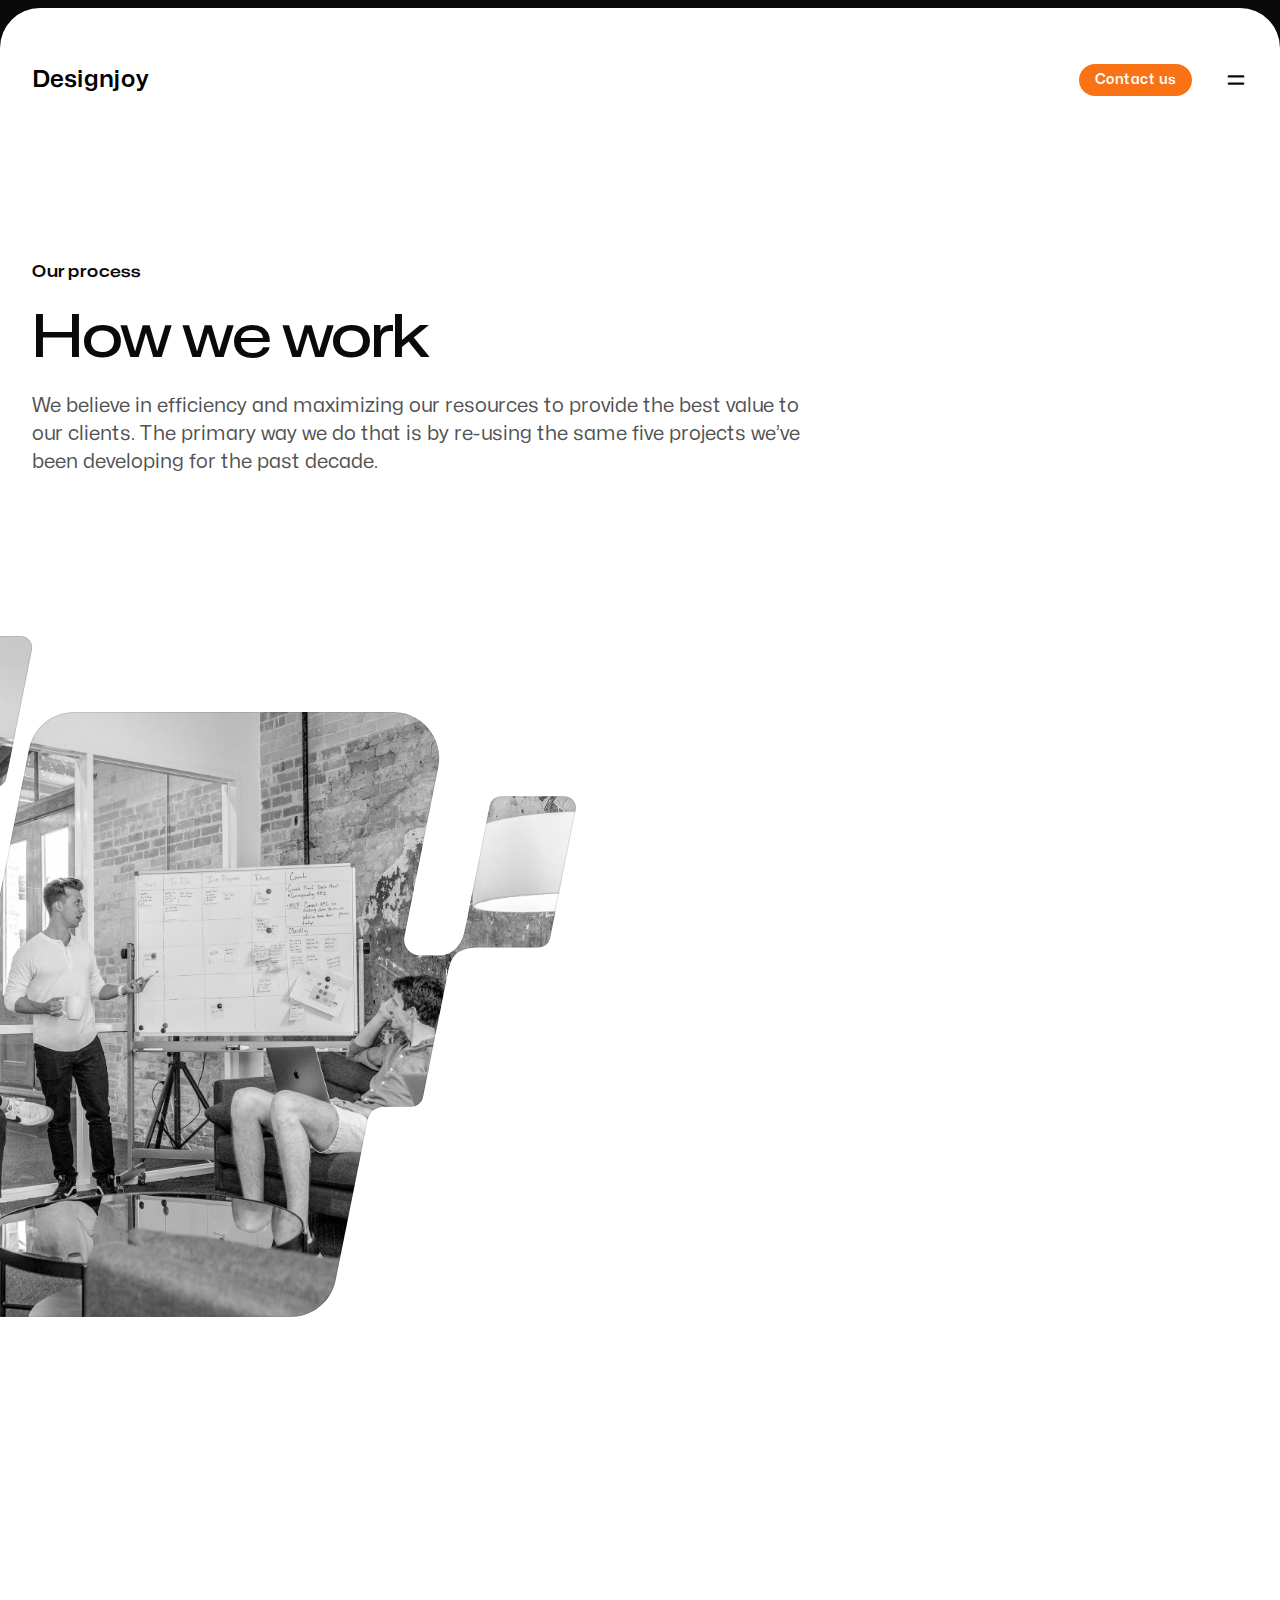
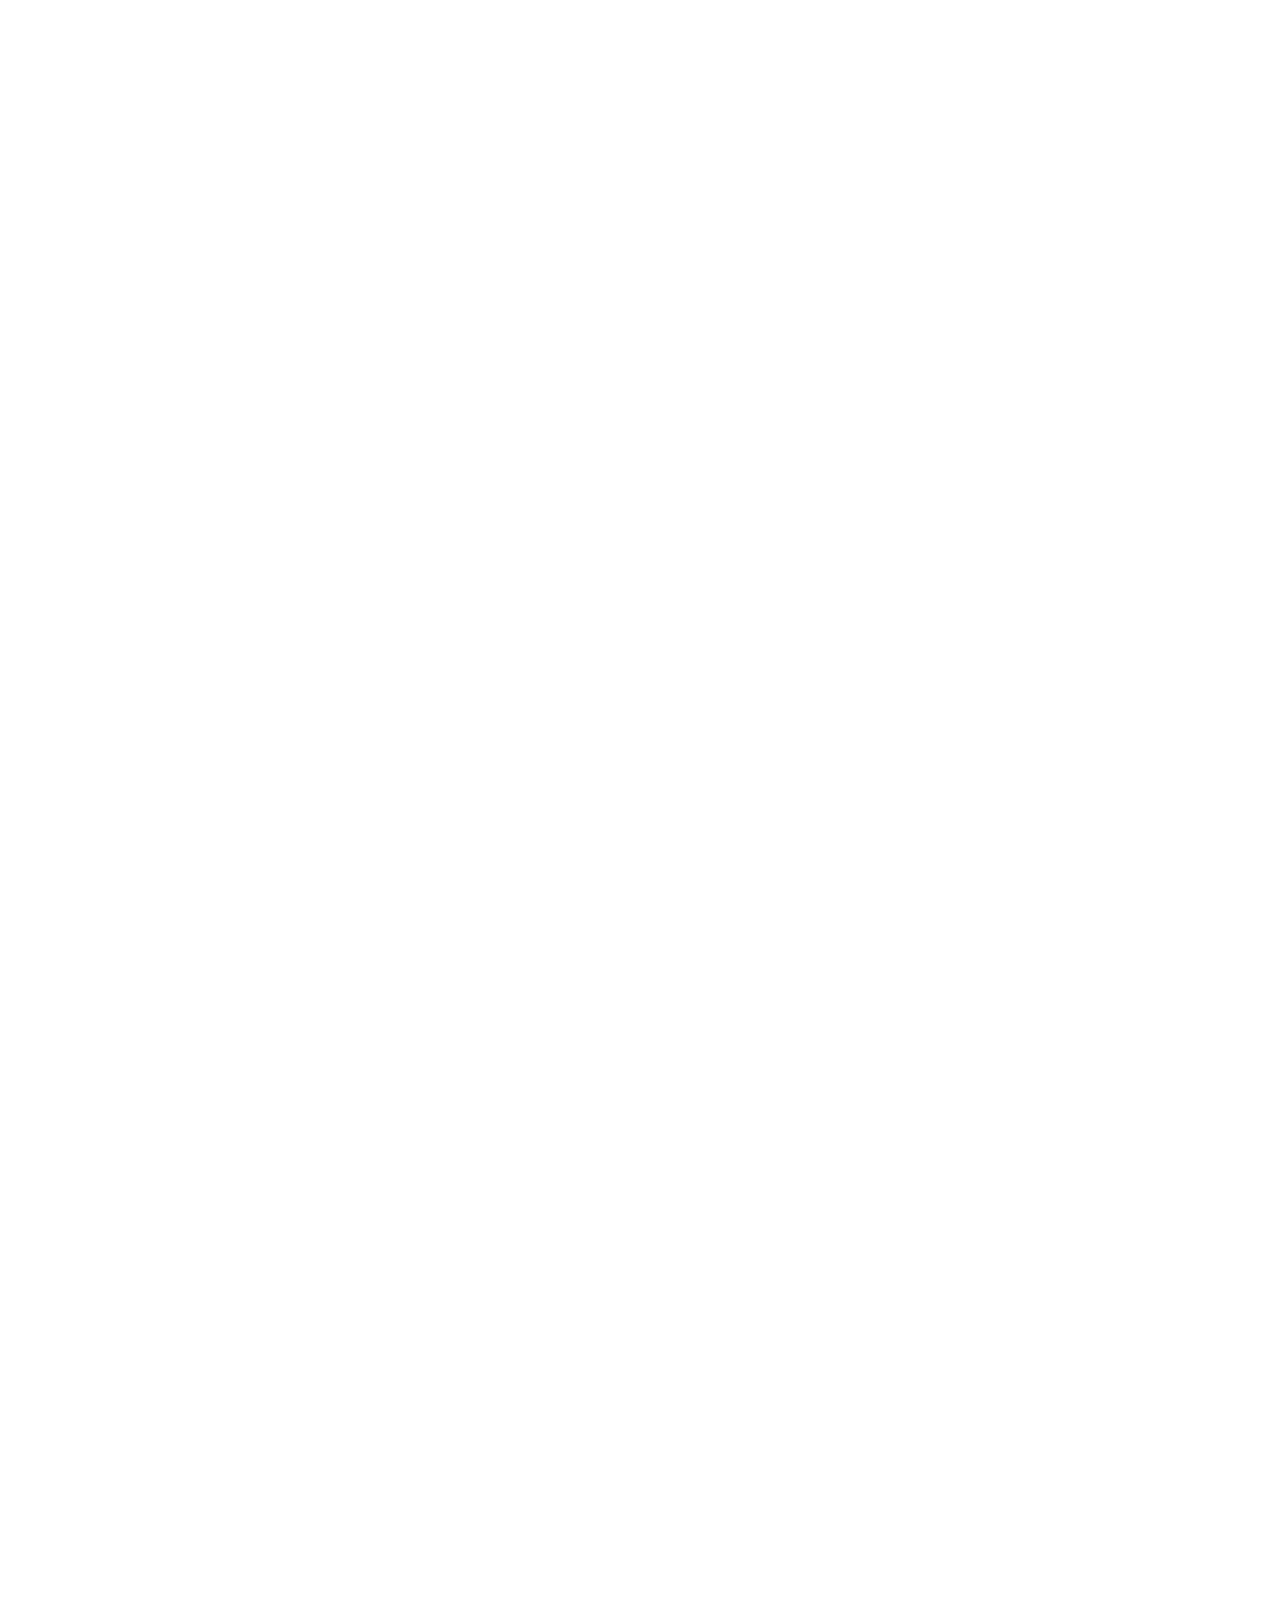
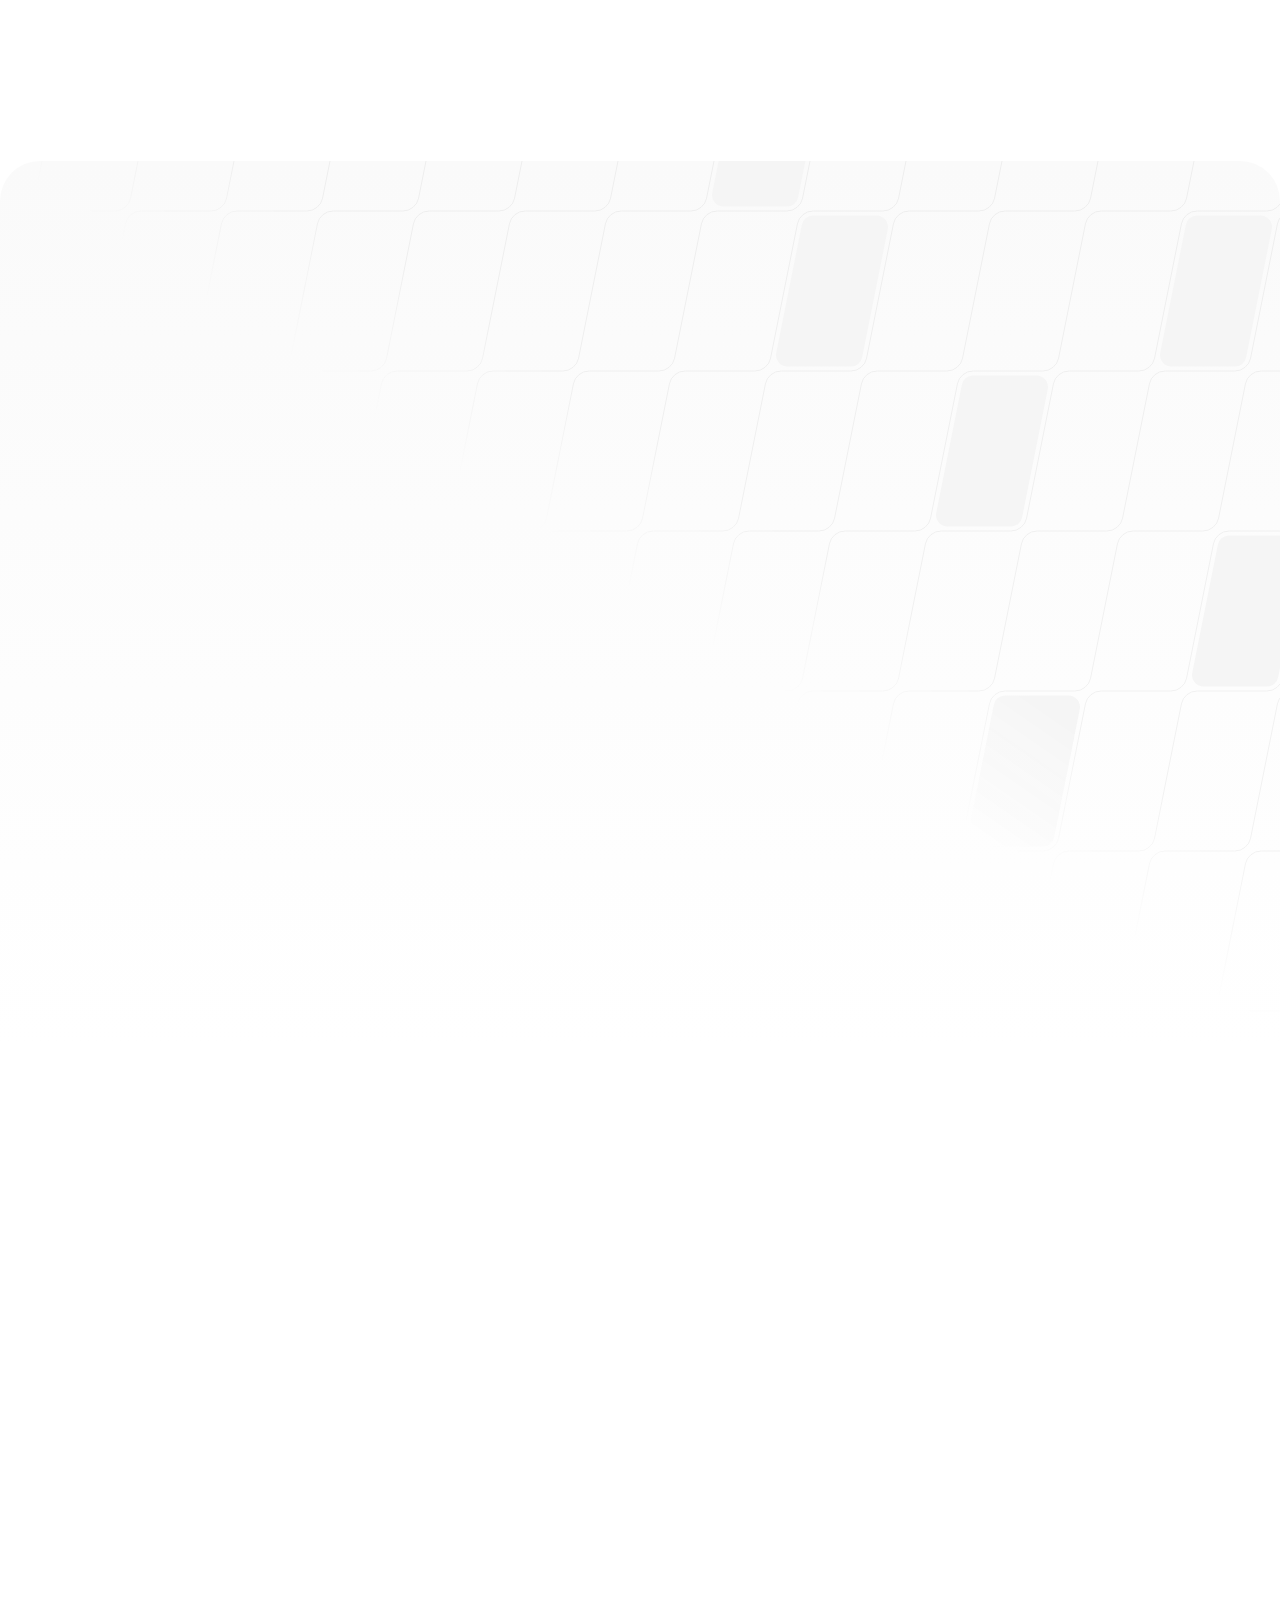
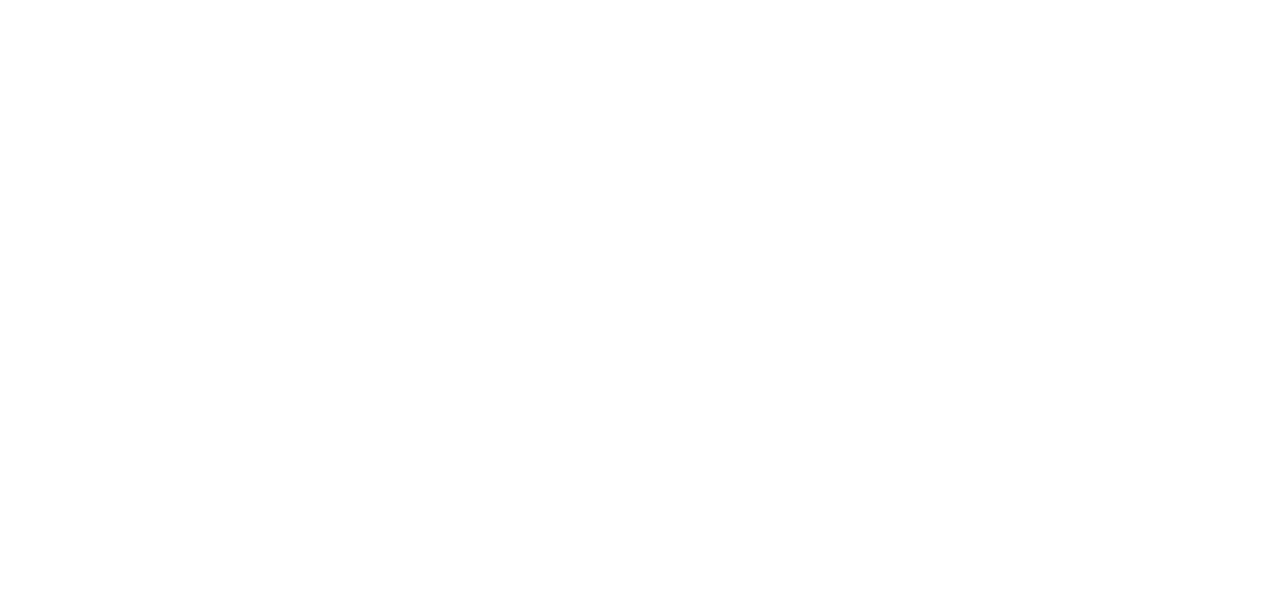
<file: process.html>
<!DOCTYPE html><html lang="en" class="h-full bg-neutral-950 text-base antialiased text-neutral-100"><head><meta charSet="utf-8"/><meta name="viewport" content="width=device-width, initial-scale=1"/><link rel="stylesheet" href="/_next/static/css/8b49b93b80531908.css" data-precedence="next"/><link rel="preload" href="/_next/static/chunks/webpack-b431a5c3247f29bd.js" as="script" fetchPriority="low"/><script src="/_next/static/chunks/fd9d1056-c5308d3f28cb1284.js" async=""></script><script src="/_next/static/chunks/596-0db8ce98b3cdb8e7.js" async=""></script><script src="/_next/static/chunks/main-app-1d01ea665e882524.js" async=""></script><title>Designjoy - we Stand with your business with our digital power</title><link rel="icon" href="/favicon.ico" type="image/x-icon" sizes="64x64"/><script src="/_next/static/chunks/polyfills-78c92fac7aa8fdd8.js" noModule=""></script></head><body class="flex min-h-full flex-col"><header><div class="absolute left-0 right-0 top-2 z-40 pt-14"><div class="max-w-7xl mx-auto px-6 lg:px-8"><div class="max-w-2xl mx-auto lg:max-w-none"><div class="flex items-center justify-between"><a aria-label="Home" href="/"><h2 class="cursor-pointer text-2xl font-semibold duration-300 black text-black hover:text-blue-600"><span class="relative">Designjoy</span></h2></a><div class="flex items-center gap-x-8 "><a class="inline-flex rounded-full  px-4 py-1.5 text-sm font-semibold transition bg-orange-500 text-white hover:bg-black" href="/contact"><span>Contact us</span></a><button type="button" aria-expanded="false" aria-controls=":R5a:" class="group -m-2.5 rounded-full p-2.5 transition hover:bg-orange-500" aria-label="Toggle navigation"><svg stroke="currentColor" fill="currentColor" stroke-width="0" viewBox="0 0 20 20" aria-hidden="true" class="h-6 w-6 fill-neutral-950 group-hover:fill-neutral-700" height="1em" width="1em" xmlns="http://www.w3.org/2000/svg"><path fill-rule="evenodd" d="M3 7a1 1 0 011-1h12a1 1 0 110 2H4a1 1 0 01-1-1zM3 13a1 1 0 011-1h12a1 1 0 110 2H4a1 1 0 01-1-1z" clip-rule="evenodd"></path></svg></button></div></div></div></div></div><div id=":R5a:" style="height:0.5rem" class="relative z-50 overflow-hidden bg-neutral-950 pt-2" aria-hidden="true" inert=""><div class="bg-neutral-800"><div class="bg-neutral-950 pb-16 pt-14"><div class="max-w-7xl mx-auto px-6 lg:px-8"><div class="max-w-2xl mx-auto lg:max-w-none"><div class="flex items-center justify-between"><a aria-label="Home" href="/"><h2 class="cursor-pointer text-2xl font-semibold duration-300 black text-white hover:text-blue-600"><span class="relative">Designjoy</span></h2></a><div class="flex items-center gap-x-8 "><a class="inline-flex rounded-full  px-4 py-1.5 text-sm font-semibold transition bg-white text-neutral-950 hover:bg-orange-400" href="/contact"><span>Contact us</span></a><button type="button" aria-expanded="false" aria-controls=":R5a:" class="group -m-2.5 rounded-full p-2.5 transition hover:bg-white/10" aria-label="Toggle navigation"><svg stroke="currentColor" fill="currentColor" stroke-width="0" viewBox="0 0 512 512" class="h-6 w-6 fill-white group-hover:fill-neutral-200" height="1em" width="1em" xmlns="http://www.w3.org/2000/svg"><path d="M405 136.798L375.202 107 256 226.202 136.798 107 107 136.798 226.202 256 107 375.202 136.798 405 256 285.798 375.202 405 405 375.202 285.798 256z"></path></svg></button></div></div></div></div></div><nav class="mt-px font-display text-5xl font-medium tracking-tight text-white hover:bg-orange-500 "><div class="even:mt-px sm:bg-neutral-950"><div class="max-w-7xl mx-auto px-6 lg:px-8"><div class="max-w-2xl mx-auto lg:max-w-none"><div class="grid grid-cols-1 sm:grid-cols-2"><a class="group relative isolate -mx-6 bg-neutral-950 px-6 py-10 even:mt-px sm:mx-0 sm:px-0 sm:py-16 sm:odd:pr-16 sm:even:mt-0 sm:even:border-l sm:even:border-neutral-800 sm:even:pl-16" href="/work">Our Capability<span class="absolute inset-y-0 -z-10 w-screen bg-neutral-900 opacity-0 transition group-odd:right-0 group-even:left-0 group-hover:opacity-100"></span></a><a class="group relative isolate -mx-6 bg-neutral-950 px-6 py-10 even:mt-px sm:mx-0 sm:px-0 sm:py-16 sm:odd:pr-16 sm:even:mt-0 sm:even:border-l sm:even:border-neutral-800 sm:even:pl-16" href="/about">About Us<span class="absolute inset-y-0 -z-10 w-screen bg-neutral-900 opacity-0 transition group-odd:right-0 group-even:left-0 group-hover:opacity-100"></span></a></div></div></div></div><div class="even:mt-px sm:bg-neutral-950"><div class="max-w-7xl mx-auto px-6 lg:px-8"><div class="max-w-2xl mx-auto lg:max-w-none"><div class="grid grid-cols-1 sm:grid-cols-2"><a class="group relative isolate -mx-6 bg-neutral-950 px-6 py-10 even:mt-px sm:mx-0 sm:px-0 sm:py-16 sm:odd:pr-16 sm:even:mt-0 sm:even:border-l sm:even:border-neutral-800 sm:even:pl-16" href="/process">Transformation<span class="absolute inset-y-0 -z-10 w-screen bg-neutral-900 opacity-0 transition group-odd:right-0 group-even:left-0 group-hover:opacity-100"></span></a><a class="group relative isolate -mx-6 bg-neutral-950 px-6 py-10 even:mt-px sm:mx-0 sm:px-0 sm:py-16 sm:odd:pr-16 sm:even:mt-0 sm:even:border-l sm:even:border-neutral-800 sm:even:pl-16" href="/pricing">Pricing<span class="absolute inset-y-0 -z-10 w-screen bg-neutral-900 opacity-0 transition group-odd:right-0 group-even:left-0 group-hover:opacity-100"></span></a></div></div></div></div></nav><div class="relative bg-neutral-950 before:absolute before:inset-x-0 before:top-0 before:h-px before:bg-neutral-800"><div class="max-w-7xl mx-auto px-6 lg:px-8"><div class="max-w-2xl mx-auto lg:max-w-none"><div class="grid grid-cols-1 gap-y-10 pb-16 pt-10 sm:grid-cols-2 sm:pt-16"><div><h2 class="font-display text-base font-semibold text-white">Our offices</h2><ul role="list" class="mt-6 grid grid-cols-1 gap-8 sm:grid-cols-2"><li><address class="text-sm not-italic text-neutral-300"><strong class="text-white">India</strong><br/>Mandsaur<br/>Madhya Pradesh, India</address></li></ul></div><div class="sm:border-l sm:border-transparent sm:pl-16"><h2 class="font-display text-base font-semibold text-white">Follow us</h2><ul role="list" class="flex gap-x-10 text-white mt-6"><li><a target="_blank" aria-label="FaceBook" class="transition hover:text-neutral-200" href="https://www.facebook.com/profile.php?id=61555944023966 "><svg stroke="currentColor" fill="currentColor" stroke-width="0" viewBox="0 0 16 16" class="h-6 w-6 fill-current" height="1em" width="1em" xmlns="http://www.w3.org/2000/svg"><path d="M16 8.049c0-4.446-3.582-8.05-8-8.05C3.58 0-.002 3.603-.002 8.05c0 4.017 2.926 7.347 6.75 7.951v-5.625h-2.03V8.05H6.75V6.275c0-2.017 1.195-3.131 3.022-3.131.876 0 1.791.157 1.791.157v1.98h-1.009c-.993 0-1.303.621-1.303 1.258v1.51h2.218l-.354 2.326H9.25V16c3.824-.604 6.75-3.934 6.75-7.951z"></path></svg></a></li><li><a target="_blank" aria-label="Linkedin" class="transition hover:text-neutral-200" href="https://www.linkedin.com/in/riteshghodela/"><svg stroke="currentColor" fill="currentColor" stroke-width="0" viewBox="0 0 16 16" class="h-6 w-6 fill-current" height="1em" width="1em" xmlns="http://www.w3.org/2000/svg"><path d="M0 1.146C0 .513.526 0 1.175 0h13.65C15.474 0 16 .513 16 1.146v13.708c0 .633-.526 1.146-1.175 1.146H1.175C.526 16 0 15.487 0 14.854V1.146zm4.943 12.248V6.169H2.542v7.225h2.401zm-1.2-8.212c.837 0 1.358-.554 1.358-1.248-.015-.709-.52-1.248-1.342-1.248-.822 0-1.359.54-1.359 1.248 0 .694.521 1.248 1.327 1.248h.016zm4.908 8.212V9.359c0-.216.016-.432.08-.586.173-.431.568-.878 1.232-.878.869 0 1.216.662 1.216 1.634v3.865h2.401V9.25c0-2.22-1.184-3.252-2.764-3.252-1.274 0-1.845.7-2.165 1.193v.025h-.016a5.54 5.54 0 0 1 .016-.025V6.169h-2.4c.03.678 0 7.225 0 7.225h2.4z"></path></svg></a></li><li><a target="_blank" aria-label="Twitter" class="transition hover:text-neutral-200" href="https://twitter.com/RITESHGHODELA"><svg stroke="currentColor" fill="currentColor" stroke-width="0" viewBox="0 0 16 16" class="h-6 w-6 fill-current" height="1em" width="1em" xmlns="http://www.w3.org/2000/svg"><path d="M5.026 15c6.038 0 9.341-5.003 9.341-9.334 0-.14 0-.282-.006-.422A6.685 6.685 0 0 0 16 3.542a6.658 6.658 0 0 1-1.889.518 3.301 3.301 0 0 0 1.447-1.817 6.533 6.533 0 0 1-2.087.793A3.286 3.286 0 0 0 7.875 6.03a9.325 9.325 0 0 1-6.767-3.429 3.289 3.289 0 0 0 1.018 4.382A3.323 3.323 0 0 1 .64 6.575v.045a3.288 3.288 0 0 0 2.632 3.218 3.203 3.203 0 0 1-.865.115 3.23 3.23 0 0 1-.614-.057 3.283 3.283 0 0 0 3.067 2.277A6.588 6.588 0 0 1 .78 13.58a6.32 6.32 0 0 1-.78-.045A9.344 9.344 0 0 0 5.026 15z"></path></svg></a></li><li><a target="_blank" aria-label="Instagram" class="transition hover:text-neutral-200" href="https://www.instagram.com/designjoy.in/"><svg stroke="currentColor" fill="currentColor" stroke-width="0" viewBox="0 0 16 16" class="h-6 w-6 fill-current" height="1em" width="1em" xmlns="http://www.w3.org/2000/svg"><path d="M8 0C5.829 0 5.556.01 4.703.048 3.85.088 3.269.222 2.76.42a3.917 3.917 0 0 0-1.417.923A3.927 3.927 0 0 0 .42 2.76C.222 3.268.087 3.85.048 4.7.01 5.555 0 5.827 0 8.001c0 2.172.01 2.444.048 3.297.04.852.174 1.433.372 1.942.205.526.478.972.923 1.417.444.445.89.719 1.416.923.51.198 1.09.333 1.942.372C5.555 15.99 5.827 16 8 16s2.444-.01 3.298-.048c.851-.04 1.434-.174 1.943-.372a3.916 3.916 0 0 0 1.416-.923c.445-.445.718-.891.923-1.417.197-.509.332-1.09.372-1.942C15.99 10.445 16 10.173 16 8s-.01-2.445-.048-3.299c-.04-.851-.175-1.433-.372-1.941a3.926 3.926 0 0 0-.923-1.417A3.911 3.911 0 0 0 13.24.42c-.51-.198-1.092-.333-1.943-.372C10.443.01 10.172 0 7.998 0h.003zm-.717 1.442h.718c2.136 0 2.389.007 3.232.046.78.035 1.204.166 1.486.275.373.145.64.319.92.599.28.28.453.546.598.92.11.281.24.705.275 1.485.039.843.047 1.096.047 3.231s-.008 2.389-.047 3.232c-.035.78-.166 1.203-.275 1.485a2.47 2.47 0 0 1-.599.919c-.28.28-.546.453-.92.598-.28.11-.704.24-1.485.276-.843.038-1.096.047-3.232.047s-2.39-.009-3.233-.047c-.78-.036-1.203-.166-1.485-.276a2.478 2.478 0 0 1-.92-.598 2.48 2.48 0 0 1-.6-.92c-.109-.281-.24-.705-.275-1.485-.038-.843-.046-1.096-.046-3.233 0-2.136.008-2.388.046-3.231.036-.78.166-1.204.276-1.486.145-.373.319-.64.599-.92.28-.28.546-.453.92-.598.282-.11.705-.24 1.485-.276.738-.034 1.024-.044 2.515-.045v.002zm4.988 1.328a.96.96 0 1 0 0 1.92.96.96 0 0 0 0-1.92zm-4.27 1.122a4.109 4.109 0 1 0 0 8.217 4.109 4.109 0 0 0 0-8.217zm0 1.441a2.667 2.667 0 1 1 0 5.334 2.667 2.667 0 0 1 0-5.334z"></path></svg></a></li></ul></div></div></div></div></div></div></div></header><div style="border-top-left-radius:40px;border-top-right-radius:40px" class="relative flex flex-auto overflow-hidden bg-white pt-14"><div class="relative isolate flex w-full flex-col pt-9"><main class="w-full flex-auto"><div class="max-w-7xl mx-auto px-6 lg:px-8 mt-24 sm:mt-32 lg:mt-40"><div class="max-w-2xl mx-auto lg:max-w-none"><div style="opacity:0;transform:translateY(24px) translateZ(0)"><h1><span class="block font-display text-base font-semibold text-neutral-950">Our process</span><span class="sr-only"> - </span><span class="mt-6 block max-w-5xl font-display text-5xl font-medium tracking-tight text-neutral-950 [text-wrap:balance] sm:text-6xl">How we work</span></h1><div class="mt-6 max-w-3xl text-xl text-neutral-600"><p>We believe in efficiency and maximizing our resources to provide the best value to our clients. The primary way we do that is by re-using the same five projects we’ve been developing for the past decade.</p></div></div></div></div><div class="mt-24 space-y-24 [counter-reset:section] sm:mt-32 sm:space-y-32 lg:mt-40 lg:space-y-40"><div class="max-w-7xl mx-auto px-6 lg:px-8 group/section [counter-increment:section]"><div class="max-w-2xl mx-auto lg:max-w-none"><div class="lg:flex lg:items-center lg:justify-end lg:gap-x-8 lg:group-even/section:justify-start xl:gap-x-20"><div class="flex justify-center"><div class="w-[33.75rem] flex-none lg:w-[45rem]" style="opacity:0;transform:translateY(24px) translateZ(0)"><div class="justify-center lg:justify-end lg:group-even/section:justify-start relative flex aspect-[719/680] w-full grayscale"><svg viewBox="0 0 719 680" fill="none" class="h-full"><g clip-path="url(#:S1:-clip)" class="group"><g class="origin-center scale-100 transition duration-500 motion-safe:group-hover:scale-105"><foreignObject width="719" height="680"><img alt="" loading="lazy" width="2400" height="1800" decoding="async" data-nimg="1" class="w-full bg-neutral-100 object-cover" style="color:transparent;aspect-ratio:719 / 680" src="/_next/static/media/whiteboard.2d6ee65a.jpg"/></foreignObject></g><use href="#:S1:-shape" stroke-width="2" class="stroke-neutral-950/10"></use></g><defs><clipPath id=":S1:-clip"><path id=":S1:-shape" d="M89.827 9.245A11.5 11.5 0 0 1 101.104 0h63.366c7.257 0 12.7 6.64 11.277 13.755l-25.6 128A11.5 11.5 0 0 1 138.87 151H75.504c-7.257 0-12.7-6.639-11.277-13.755l25.6-128Zm-64 321A11.5 11.5 0 0 1 37.104 321h63.366c7.257 0 12.7 6.639 11.277 13.755l-25.6 128A11.5 11.5 0 0 1 74.87 472H11.504c-7.257 0-12.7-6.639-11.277-13.755l25.6-128ZM526.795 470a15.999 15.999 0 0 0-15.689 12.862l-32.032 160.159c-4.3 21.502-23.18 36.979-45.107 36.979H115.502c-29.028 0-50.8-26.557-45.107-55.021l102.4-512C177.096 91.477 195.975 76 217.902 76h318.465c29.028 0 50.8 26.557 45.107 55.021l-33.768 168.841c-1.98 9.901 5.592 19.138 15.689 19.138h17.075l.127.001c.85.009 1.701.074 2.549.009 11.329-.874 21.411-7.529 24.88-25.981.002-.012.016-.016.023-.007.008.009.022.005.024-.006l24.754-123.771A11.5 11.5 0 0 1 644.104 160h63.366c7.257 0 12.7 6.639 11.277 13.755l-25.6 128A11.5 11.5 0 0 1 681.87 311H623c-22.866 0-28.984 7.98-31.989 25.931-.004.026-.037.035-.052.014-.015-.02-.048-.013-.053.012l-24.759 123.798A11.5 11.5 0 0 1 554.87 470h-28.075Z" fill-rule="evenodd" clip-rule="evenodd"></path></clipPath></defs></svg></div></div></div><div class="mt-12 lg:mt-0 lg:w-[37rem] lg:flex-none lg:group-even/section:order-first"><div style="opacity:0;transform:translateY(24px) translateZ(0)"><div class="font-display text-base font-semibold before:text-neutral-300 before:content-[&#x27;/_&#x27;] after:text-neutral-950 after:content-[counter(section,decimal-leading-zero)]" aria-hidden="true"></div><h2 class="mt-2 font-display text-3xl font-medium tracking-tight text-neutral-950 sm:text-4xl">Discover</h2><div class="mt-6"><div class="space-y-6 text-base text-neutral-600"><p>We work closely with our clients to understand their<!-- --> <strong class="font-semibold text-neutral-950">needs</strong> and goals, embedding ourselves in their every day operations to understand what makes their business tick.</p><p>At our digital agency, our team utilizes a multifaceted approach to gather crucial insights. We conduct extensive observations of company directors, conduct thorough analyses of relevant materials, and employ advanced security techniques to access vital business information. This comprehensive process enables us to provide valuable assistance to our clients.<!-- --> <strong class="font-semibold text-neutral-950">business</strong> <!-- -->This comprehensive process enables us to provide valuable assistance to our clients.</p><p>Once the full audit is complete, we report back with a comprehensive<!-- --> <strong class="font-semibold text-neutral-950">plan</strong> and, more importantly, a budget.</p></div><h3 class="mt-12 font-display text-base font-semibold text-neutral-950">Included in this phase</h3><ul role="list" class="mt-4 flex flex-wrap gap-4"><li class="rounded-full bg-neutral-100 px-4 py-1.5 text-base text-neutral-600">In-depth questionnaires</li><li class="rounded-full bg-neutral-100 px-4 py-1.5 text-base text-neutral-600">Feasibility studies</li><li class="rounded-full bg-neutral-100 px-4 py-1.5 text-base text-neutral-600">Employee surveys</li><li class="rounded-full bg-neutral-100 px-4 py-1.5 text-base text-neutral-600">Proofs-of-concept</li></ul></div></div></div></div></div></div><div class="max-w-7xl mx-auto px-6 lg:px-8 group/section [counter-increment:section]"><div class="max-w-2xl mx-auto lg:max-w-none"><div class="lg:flex lg:items-center lg:justify-end lg:gap-x-8 lg:group-even/section:justify-start xl:gap-x-20"><div class="flex justify-center"><div class="w-[33.75rem] flex-none lg:w-[45rem]" style="opacity:0;transform:translateY(24px) translateZ(0)"><div class="justify-center lg:justify-end lg:group-even/section:justify-start relative flex aspect-[719/680] w-full grayscale"><svg viewBox="0 0 719 680" fill="none" class="h-full"><g clip-path="url(#:S2:-clip)" class="group"><g class="origin-center scale-100 transition duration-500 motion-safe:group-hover:scale-105"><foreignObject width="719" height="680"><img alt="" loading="lazy" width="2400" height="3000" decoding="async" data-nimg="1" class="w-full bg-neutral-100 object-cover" style="color:transparent;aspect-ratio:719 / 680" src="/_next/static/media/laptop.22dcb094.jpg"/></foreignObject></g><use href="#:S2:-shape" stroke-width="2" class="stroke-neutral-950/10"></use></g><defs><clipPath id=":S2:-clip"><path id=":S2:-shape" d="M632.827 9.245A11.5 11.5 0 0 1 644.104 0h63.366c7.257 0 12.7 6.64 11.277 13.755l-25.6 128A11.5 11.5 0 0 1 681.87 151h-28.275a15.999 15.999 0 0 0-15.689 12.862l-95.832 479.159c-4.3 21.502-23.18 36.979-45.107 36.979H178.502c-29.028 0-50.8-26.557-45.107-55.021l102.4-512C240.096 91.477 258.975 76 280.902 76h318.465c10.136 0 21.179-5.35 23.167-15.288l10.293-51.467Zm0 479A11.5 11.5 0 0 1 644.104 479h63.366c7.257 0 12.7 6.639 11.277 13.755l-25.6 128A11.5 11.5 0 0 1 681.87 630h-63.366c-7.257 0-12.7-6.639-11.277-13.755l25.6-128ZM37.104 159a11.5 11.5 0 0 0-11.277 9.245l-25.6 128C-1.196 303.361 4.247 310 11.504 310H74.87a11.5 11.5 0 0 0 11.277-9.245l24.76-123.798a.03.03 0 0 1 .052-.012c.015.021.048.012.052-.014C114.016 158.98 120.134 151 143 151h58.87a11.5 11.5 0 0 0 11.277-9.245l25.6-128C240.17 6.64 234.727 0 227.47 0h-63.366a11.5 11.5 0 0 0-11.277 9.245l-24.754 123.771c-.002.011-.016.015-.024.006-.007-.009-.021-.005-.023.007-3.469 18.452-13.551 25.107-24.88 25.981-.848.065-1.699 0-2.549-.009l-.127-.001H37.104Z" fill-rule="evenodd" clip-rule="evenodd"></path></clipPath></defs></svg></div></div></div><div class="mt-12 lg:mt-0 lg:w-[37rem] lg:flex-none lg:group-even/section:order-first"><div style="opacity:0;transform:translateY(24px) translateZ(0)"><div class="font-display text-base font-semibold before:text-neutral-300 before:content-[&#x27;/_&#x27;] after:text-neutral-950 after:content-[counter(section,decimal-leading-zero)]" aria-hidden="true"></div><h2 class="mt-2 font-display text-3xl font-medium tracking-tight text-neutral-950 sm:text-4xl">Build</h2><div class="mt-6"><div class="space-y-6 text-base text-neutral-600"><p>Based off of the discovery phase, we develop a comprehensive roadmap for each product and start working towards delivery. The roadmap is an intricately tangled mess of technical nonsense designed to drag the project out as long as possible.</p><p>At our digital agency, we operate with a collaborative approach. We prioritize transparent communication channels and ensure that project progress is readily accessible to our clients. Our dedicated team works diligently, sourcing solutions from open source projects to deliver innovative outcomes. We foster direct engagement between our clients and the development team, eliminating the need for intermediaries and facilitating efficient collaboration</p><p>We&#x27;ve implemented a policy where our team responds to client emails within a reasonable timeframe, allowing for thorough consideration and prompt action. This approach underscores our commitment to providing quality service while accommodating the dynamic needs of our clients.</p><p>At our agency, we prioritize harnessing our talent and experience to deliver exceptional results, rather than being constrained by client budgets. We believe in pushing creative boundaries and leveraging our expertise to fulfill project objectives to the highest standards. By focusing on the quality of our work and the value we bring to each project, we ensure that our clients receive the best possible outcomes, regardless of budget limitations.</p></div><div class="pl-8 mt-12 relative before:absolute after:absolute before:bg-neutral-950 after:bg-neutral-950/10 before:left-0 before:top-0 before:h-6 before:w-px after:bottom-0 after:left-0 after:top-8 after:w-px"><figure class="text-sm"><blockquote class="text-neutral-600 [&amp;&gt;*]:relative [&amp;&gt;:first-child]:before:absolute [&amp;&gt;:first-child]:before:right-full [&amp;&gt;:first-child]:before:content-[&#x27;“&#x27;] [&amp;&gt;:last-child]:after:content-[&#x27;”&#x27;]"><p>Designjoy were so regular with their progress updates we almost began to think they were automated!</p></blockquote><figcaption class="mt-6 font-semibold text-neutral-950">Debra Fiscal<!-- -->, <!-- -->CEO of Unseal</figcaption></figure></div></div></div></div></div></div></div><div class="max-w-7xl mx-auto px-6 lg:px-8 group/section [counter-increment:section]"><div class="max-w-2xl mx-auto lg:max-w-none"><div class="lg:flex lg:items-center lg:justify-end lg:gap-x-8 lg:group-even/section:justify-start xl:gap-x-20"><div class="flex justify-center"><div class="w-[33.75rem] flex-none lg:w-[45rem]" style="opacity:0;transform:translateY(24px) translateZ(0)"><div class="justify-center lg:justify-end lg:group-even/section:justify-start relative flex aspect-[719/680] w-full grayscale"><svg viewBox="0 0 719 680" fill="none" class="h-full"><g clip-path="url(#:S3:-clip)" class="group"><g class="origin-center scale-100 transition duration-500 motion-safe:group-hover:scale-105"><foreignObject width="719" height="680"><img alt="" loading="lazy" width="2400" height="1600" decoding="async" data-nimg="1" class="w-full bg-neutral-100 object-cover" style="color:transparent;aspect-ratio:719 / 680" src="/_next/static/media/meeting.0efc6edc.jpg"/></foreignObject></g><use href="#:S3:-shape" stroke-width="2" class="stroke-neutral-950/10"></use></g><defs><clipPath id=":S3:-clip"><path id=":S3:-shape" d="M89.827 9.245A11.5 11.5 0 0 1 101.104 0h63.366c7.257 0 12.7 6.64 11.277 13.755l-25.6 128A11.5 11.5 0 0 1 138.87 151H75.504c-7.257 0-12.7-6.639-11.277-13.755l25.6-128Zm-64 321A11.5 11.5 0 0 1 37.104 321h63.366c7.257 0 12.7 6.639 11.277 13.755l-25.6 128A11.5 11.5 0 0 1 74.87 472H11.504c-7.257 0-12.7-6.639-11.277-13.755l25.6-128ZM526.795 470a15.999 15.999 0 0 0-15.689 12.862l-32.032 160.159c-4.3 21.502-23.18 36.979-45.107 36.979H115.502c-29.028 0-50.8-26.557-45.107-55.021l102.4-512C177.096 91.477 195.975 76 217.902 76h318.465c29.028 0 50.8 26.557 45.107 55.021l-33.768 168.841c-1.98 9.901 5.592 19.138 15.689 19.138h17.075l.127.001c.85.009 1.701.074 2.549.009 11.329-.874 21.411-7.529 24.88-25.981.002-.012.016-.016.023-.007.008.009.022.005.024-.006l24.754-123.771A11.5 11.5 0 0 1 644.104 160h63.366c7.257 0 12.7 6.639 11.277 13.755l-25.6 128A11.5 11.5 0 0 1 681.87 311H623c-22.866 0-28.984 7.98-31.989 25.931-.004.026-.037.035-.052.014-.015-.02-.048-.013-.053.012l-24.759 123.798A11.5 11.5 0 0 1 554.87 470h-28.075Z" fill-rule="evenodd" clip-rule="evenodd"></path></clipPath></defs></svg></div></div></div><div class="mt-12 lg:mt-0 lg:w-[37rem] lg:flex-none lg:group-even/section:order-first"><div style="opacity:0;transform:translateY(24px) translateZ(0)"><div class="font-display text-base font-semibold before:text-neutral-300 before:content-[&#x27;/_&#x27;] after:text-neutral-950 after:content-[counter(section,decimal-leading-zero)]" aria-hidden="true"></div><h2 class="mt-2 font-display text-3xl font-medium tracking-tight text-neutral-950 sm:text-4xl">Deliver</h2><div class="mt-6"><div class="space-y-6 text-base text-neutral-600"><p>About halfway through the Build phase, we push each project out by 6 weeks due to a change in<!-- --> <strong class="font-semibold text-neutral-950">requirements</strong>. This allows us to increase the budget a final time before launch.</p><p>Despite largely using pre-built components, most of the<!-- --> <strong class="font-semibold text-neutral-950">progress</strong> <!-- -->on each project takes place in the final 24 hours. The development time allocated to each client is actually spent making augmented reality demos that go viral on Twitter.</p><p>We ensure that the main pages of the site are<!-- --> <strong class="font-semibold text-neutral-950">fully functional</strong> <!-- -->at launch — the auxiliary pages will, of course, be lorem ipusm shells which get updated as part of our exorbitant<!-- --> <strong class="font-semibold text-neutral-950">maintenance</strong> <!-- -->retainer.</p></div><h3 class="mt-12 font-display text-base font-semibold text-neutral-950">Included in this phase</h3><div><ul role="list" class="text-base text-neutral-600"><li class="group mt-10 first:mt-0"><div style="opacity:0;transform:translateY(24px) translateZ(0)"><div class="pt-10 group-first:pt-0 group-first:before:hidden group-first:after:hidden relative before:absolute after:absolute before:bg-neutral-950 after:bg-neutral-950/10 before:left-0 before:top-0 before:h-px before:w-6 after:left-8 after:right-0 after:top-0 after:h-px"><strong class="font-semibold text-neutral-950">Testing. </strong>Our projects always have 100% test coverage, which would be impressive if our tests weren’t as porous as a sieve.</div></div></li><li class="group mt-10 first:mt-0"><div style="opacity:0;transform:translateY(24px) translateZ(0)"><div class="pt-10 group-first:pt-0 group-first:before:hidden group-first:after:hidden relative before:absolute after:absolute before:bg-neutral-950 after:bg-neutral-950/10 before:left-0 before:top-0 before:h-px before:w-6 after:left-8 after:right-0 after:top-0 after:h-px"><strong class="font-semibold text-neutral-950">Infrastructure. </strong>we encourage referrals to our firm and offer a 5% discount to returning clients referred by them.</div></div></li><li class="group mt-10 first:mt-0"><div style="opacity:0;transform:translateY(24px) translateZ(0)"><div class="pt-10 group-first:pt-0 group-first:before:hidden group-first:after:hidden relative before:absolute after:absolute before:bg-neutral-950 after:bg-neutral-950/10 before:left-0 before:top-0 before:h-px before:w-6 after:left-8 after:right-0 after:top-0 after:h-px"><strong class="font-semibold text-neutral-950">Support. </strong>We hold the keys to every critical service your business relies on, ensuring a lifetime of support and seamless invoicing from us. Let us be your trusted partner in navigating the digital landscape.</div></div></li></ul></div></div></div></div></div></div></div></div><div class="relative mt-24 pt-24 sm:mt-32 sm:pt-32 lg:mt-40 lg:pt-40"><div class="absolute inset-x-0 top-0 -z-10 h-[884px] overflow-hidden rounded-t-4xl bg-gradient-to-b from-neutral-50"><svg aria-hidden="true" class="absolute inset-0 h-full w-full fill-neutral-100 stroke-neutral-950/5 [mask-image:linear-gradient(to_bottom_left,white_40%,transparent_50%)]"><rect width="100%" height="100%" fill="url(#:R5qqplda:)" stroke-width="0"></rect><svg x="50%" y="-270" stroke-width="0" class="overflow-visible"><path transform="translate(64 160)" d="M45.119 4.5a11.5 11.5 0 0 0-11.277 9.245l-25.6 128C6.82 148.861 12.262 155.5 19.52 155.5h63.366a11.5 11.5 0 0 0 11.277-9.245l25.6-128c1.423-7.116-4.02-13.755-11.277-13.755H45.119Z"></path><path transform="translate(128 320)" d="M45.119 4.5a11.5 11.5 0 0 0-11.277 9.245l-25.6 128C6.82 148.861 12.262 155.5 19.52 155.5h63.366a11.5 11.5 0 0 0 11.277-9.245l25.6-128c1.423-7.116-4.02-13.755-11.277-13.755H45.119Z"></path><path transform="translate(288 480)" d="M45.119 4.5a11.5 11.5 0 0 0-11.277 9.245l-25.6 128C6.82 148.861 12.262 155.5 19.52 155.5h63.366a11.5 11.5 0 0 0 11.277-9.245l25.6-128c1.423-7.116-4.02-13.755-11.277-13.755H45.119Z"></path><path transform="translate(512 320)" d="M45.119 4.5a11.5 11.5 0 0 0-11.277 9.245l-25.6 128C6.82 148.861 12.262 155.5 19.52 155.5h63.366a11.5 11.5 0 0 0 11.277-9.245l25.6-128c1.423-7.116-4.02-13.755-11.277-13.755H45.119Z"></path><path transform="translate(544 640)" d="M45.119 4.5a11.5 11.5 0 0 0-11.277 9.245l-25.6 128C6.82 148.861 12.262 155.5 19.52 155.5h63.366a11.5 11.5 0 0 0 11.277-9.245l25.6-128c1.423-7.116-4.02-13.755-11.277-13.755H45.119Z"></path><path transform="translate(320 800)" d="M45.119 4.5a11.5 11.5 0 0 0-11.277 9.245l-25.6 128C6.82 148.861 12.262 155.5 19.52 155.5h63.366a11.5 11.5 0 0 0 11.277-9.245l25.6-128c1.423-7.116-4.02-13.755-11.277-13.755H45.119Z"></path></svg><defs><pattern id=":R5qqplda:" width="96" height="480" x="50%" patternUnits="userSpaceOnUse" patternTransform="translate(0 -270)" fill="none"><path d="M128 0 98.572 147.138A16 16 0 0 1 82.883 160H13.117a16 16 0 0 0-15.69 12.862l-26.855 134.276A16 16 0 0 1-45.117 320H-116M64-160 34.572-12.862A16 16 0 0 1 18.883 0h-69.766a16 16 0 0 0-15.69 12.862l-26.855 134.276A16 16 0 0 1-109.117 160H-180M192 160l-29.428 147.138A15.999 15.999 0 0 1 146.883 320H77.117a16 16 0 0 0-15.69 12.862L34.573 467.138A16 16 0 0 1 18.883 480H-52M-136 480h58.883a16 16 0 0 0 15.69-12.862l26.855-134.276A16 16 0 0 1-18.883 320h69.766a16 16 0 0 0 15.69-12.862l26.855-134.276A16 16 0 0 1 109.117 160H192M-72 640h58.883a16 16 0 0 0 15.69-12.862l26.855-134.276A16 16 0 0 1 45.117 480h69.766a15.999 15.999 0 0 0 15.689-12.862l26.856-134.276A15.999 15.999 0 0 1 173.117 320H256M-200 320h58.883a15.999 15.999 0 0 0 15.689-12.862l26.856-134.276A16 16 0 0 1-82.883 160h69.766a16 16 0 0 0 15.69-12.862L29.427 12.862A16 16 0 0 1 45.117 0H128"></path></pattern></defs></svg></div><div class="max-w-7xl mx-auto px-6 lg:px-8"><div class="max-w-2xl mx-auto lg:max-w-none"><div class="max-w-2xl" style="opacity:0;transform:translateY(24px) translateZ(0)"><h2><span class="mb-6 block font-display text-base font-semibold text-neutral-950">Our values</span><span class="sr-only"> - </span><span class="block font-display tracking-tight [text-wrap:balance] text-4xl font-medium sm:text-5xl text-neutral-950">Balancing reliability and innovation</span></h2><div class="mt-6 text-xl text-neutral-600"><p>We strive to stay at the forefront of emerging trends and technologies, while completely ignoring them and forking that old Rails project we feel comfortable using. We stand by our core values to justify that decision.</p></div></div></div></div><div class="max-w-7xl mx-auto px-6 lg:px-8 mt-24"><div class="max-w-2xl mx-auto lg:max-w-none"><div><ul role="list" class="grid grid-cols-1 gap-10 sm:grid-cols-2 lg:grid-cols-3"><li class="text-base text-neutral-600 before:bg-neutral-950 after:bg-neutral-100"><div style="opacity:0;transform:translateY(24px) translateZ(0)"><div class="pl-8 relative before:absolute after:absolute before:bg-neutral-950 after:bg-neutral-950/10 before:left-0 before:top-0 before:h-6 before:w-px after:bottom-0 after:left-0 after:top-8 after:w-px"><strong class="font-semibold text-neutral-950">Meticulous<!-- -->.</strong> <!-- -->The first part of any partnership is getting our designer to put your logo in our template. The second step is getting them to do the colors.</div></div></li><li class="text-base text-neutral-600 before:bg-neutral-950 after:bg-neutral-100"><div style="opacity:0;transform:translateY(24px) translateZ(0)"><div class="pl-8 relative before:absolute after:absolute before:bg-neutral-950 after:bg-neutral-950/10 before:left-0 before:top-0 before:h-6 before:w-px after:bottom-0 after:left-0 after:top-8 after:w-px"><strong class="font-semibold text-neutral-950">Efficient<!-- -->.</strong> <!-- -->We pride ourselves on never missing a deadline which is easy because most of the work was done years ago.</div></div></li><li class="text-base text-neutral-600 before:bg-neutral-950 after:bg-neutral-100"><div style="opacity:0;transform:translateY(24px) translateZ(0)"><div class="pl-8 relative before:absolute after:absolute before:bg-neutral-950 after:bg-neutral-950/10 before:left-0 before:top-0 before:h-6 before:w-px after:bottom-0 after:left-0 after:top-8 after:w-px"><strong class="font-semibold text-neutral-950">Adaptable<!-- -->.</strong> <!-- -->Every business has unique needs and our greatest challenge is shoe-horning those needs into something we already built.</div></div></li><li class="text-base text-neutral-600 before:bg-neutral-950 after:bg-neutral-100"><div style="opacity:0;transform:translateY(24px) translateZ(0)"><div class="pl-8 relative before:absolute after:absolute before:bg-neutral-950 after:bg-neutral-950/10 before:left-0 before:top-0 before:h-6 before:w-px after:bottom-0 after:left-0 after:top-8 after:w-px"><strong class="font-semibold text-neutral-950">Honest<!-- -->.</strong> <!-- -->We are transparent about all of our processes, banking on the simple fact our clients never actually read anything.</div></div></li><li class="text-base text-neutral-600 before:bg-neutral-950 after:bg-neutral-100"><div style="opacity:0;transform:translateY(24px) translateZ(0)"><div class="pl-8 relative before:absolute after:absolute before:bg-neutral-950 after:bg-neutral-950/10 before:left-0 before:top-0 before:h-6 before:w-px after:bottom-0 after:left-0 after:top-8 after:w-px"><strong class="font-semibold text-neutral-950">Loyal<!-- -->.</strong> <!-- -->We foster long-term relationships with our clients that go beyond just delivering a product, allowing us to invoice them for decades.</div></div></li><li class="text-base text-neutral-600 before:bg-neutral-950 after:bg-neutral-100"><div style="opacity:0;transform:translateY(24px) translateZ(0)"><div class="pl-8 relative before:absolute after:absolute before:bg-neutral-950 after:bg-neutral-950/10 before:left-0 before:top-0 before:h-6 before:w-px after:bottom-0 after:left-0 after:top-8 after:w-px"><strong class="font-semibold text-neutral-950">Innovative<!-- -->.</strong> <!-- -->The technological landscape is always evolving and so are we. We are constantly on the lookout for new open source projects to clone.</div></div></li></ul></div></div></div></div><div class="max-w-7xl mx-auto px-6 lg:px-8 mt-24 sm:mt-32 lg:mt-40"><div class="max-w-2xl mx-auto lg:max-w-none"><div class="-mx-6 rounded-4xl bg-neutral-900 px-6 py-20 sm:mx-0 sm:py-32 md:px-12" style="opacity:0;transform:translateY(24px) translateZ(0)"><div class="max-w-4xl mx-auto"><h2 class="font-display text-3xl font-medium text-white [text-wrap:balance] sm:text-4xl">Tell us about your project</h2><div class="mt-6 flex"><a class="inline-flex rounded-full  px-4 py-1.5 text-sm font-semibold transition bg-white text-neutral-950 hover:bg-orange-400" href="/contact"><span>Say Hello</span></a></div><div class="mt-10 border-t border-white/10 pt-10"><h3 class="font-display text-base font-semibold text-white">Our offices</h3><ul role="list" class="mt-6 grid grid-cols-1 gap-8 sm:grid-cols-2"><li><address class="text-sm not-italic text-neutral-300"><strong class="text-white">India</strong><br/>Mandsaur<br/>Madhya Pradesh, India</address></li></ul></div></div></div></div></div></main><footer class="max-w-7xl mx-auto px-6 lg:px-8 mt-24 w-full sm:mt-32 lg:mt-40"><div class="max-w-2xl mx-auto lg:max-w-none"><div style="opacity:0;transform:translateY(24px) translateZ(0)"><div class="grid grid-cols-1 gap-x-8 gap-y-16 lg:grid-cols-2"><nav><ul role="list" class="grid grid-cols-2 gap-8 sm:grid-cols-3"><li><div class="font-display text-sm font-semibold tracking-wider text-neutral-950">Work</div><ul role="list" class="mt-4 text-sm text-neutral-700"><li class="mt-4"><a class="transition hover:text-neutral-950" href="https://www.cotuber.com/">Cotuber</a></li><li class="mt-4"><a class="transition hover:text-neutral-950" href="https://www.stream-excel.com/">Stream-Excel</a></li></ul></li><li><div class="font-display text-sm font-semibold tracking-wider text-neutral-950">Company</div><ul role="list" class="mt-4 text-sm text-neutral-700"><li class="mt-4"><a class="transition hover:text-neutral-950" href="/work">Our Capability</a></li><li class="mt-4"><a class="transition hover:text-neutral-950" href="/process">Transformation</a></li><li class="mt-4"><a class="transition hover:text-neutral-950" href="/about">About Us</a></li><li class="mt-4"><a class="transition hover:text-neutral-950" href="/pricing">Pricing</a></li></ul></li><li><div class="font-display text-sm font-semibold tracking-wider text-neutral-950">Connect</div><ul role="list" class="mt-4 text-sm text-neutral-700"><li class="mt-4"><a class="transition hover:text-neutral-950" href="https://www.facebook.com/profile.php?id=61555944023966 ">FaceBook</a></li><li class="mt-4"><a class="transition hover:text-neutral-950" href="https://www.linkedin.com/in/riteshghodela/">Linkedin</a></li><li class="mt-4"><a class="transition hover:text-neutral-950" href="https://twitter.com/RITESHGHODELA">Twitter</a></li><li class="mt-4"><a class="transition hover:text-neutral-950" href="https://www.instagram.com/designjoy.in/">Instagram</a></li></ul></li></ul></nav><div class="flex lg:justify-end"><form class="max-w-sm"><h2 class="font-display text-sm font-semibold tracking-wider text-neutral-950">Sign up for our newsletter</h2><p class="mt-4 text-sm text-neutral-700">Subscribe to get the latest design news, articles, resources and inspiration.</p><div class="relative mt-6"><input type="email" placeholder="Email address" autoComplete="email" aria-label="Email address" class="block w-full rounded-2xl border border-neutral-300 bg-transparent py-4 pl-6 pr-20 text-base/6 text-neutral-950 ring-4 ring-transparent transition placeholder:text-neutral-500 focus:border-neutral-950 focus:outline-none focus:ring-neutral-950/5"/><div class="absolute inset-y-1 right-1 flex justify-end"><button type="submit" aria-label="Submit" class="flex aspect-square h-full items-center justify-center rounded-xl bg-neutral-950 text-white transition hover:bg-neutral-800"><svg viewBox="0 0 16 6" aria-hidden="true" class="w-4"><path fill="currentColor" fill-rule="evenodd" clip-rule="evenodd" d="M16 3 10 .5v2H0v1h10v2L16 3Z"></path></svg></button></div></div></form></div></div><div class="mb-20 mt-24 flex flex-wrap items-end justify-between gap-x-6 gap-y-4 border-t border-neutral-950/10 pt-12"><a aria-label="Home" href="/"><h2 class="cursor-pointer text-2xl font-semibold duration-300 h-8 black text-black hover:text-blue-600"><span class="relative">Designjoy</span></h2></a><p class="text-sm text-neutral-700">© Designjoy Inc. <!-- -->2024</p></div></div></div></footer></div></div><script src="/_next/static/chunks/webpack-b431a5c3247f29bd.js" async=""></script><script>(self.__next_f=self.__next_f||[]).push([0])</script><script>self.__next_f.push([1,"1:HL[\"/_next/static/css/8b49b93b80531908.css\",{\"as\":\"style\"}]\n0:\"$L2\"\n"])</script><script>self.__next_f.push([1,"3:I{\"id\":7948,\"chunks\":[\"272:static/chunks/webpack-b431a5c3247f29bd.js\",\"971:static/chunks/fd9d1056-c5308d3f28cb1284.js\",\"596:static/chunks/596-0db8ce98b3cdb8e7.js\"],\"name\":\"default\",\"async\":false}\n5:I{\"id\":6628,\"chunks\":[\"272:static/chunks/webpack-b431a5c3247f29bd.js\",\"971:static/chunks/fd9d1056-c5308d3f28cb1284.js\",\"596:static/chunks/596-0db8ce98b3cdb8e7.js\"],\"name\":\"\",\"async\":false}\n6:I{\"id\":4820,\"chunks\":[\"400:static/chunks/12038df7-241289a2a9bc3c98.js\",\"982:static/chunks/93854f56-90b74b03b8bace35.js\",\""])</script><script>self.__next_f.push([1,"447:static/chunks/00cbbcb7-a0dc1a2bfaa0e768.js\",\"54:static/chunks/54-2cee87d2939d3a89.js\",\"185:static/chunks/app/layout-5aae634ea8aea4eb.js\"],\"name\":\"\",\"async\":false}\n7:I{\"id\":7767,\"chunks\":[\"272:static/chunks/webpack-b431a5c3247f29bd.js\",\"971:static/chunks/fd9d1056-c5308d3f28cb1284.js\",\"596:static/chunks/596-0db8ce98b3cdb8e7.js\"],\"name\":\"default\",\"async\":false}\n8:I{\"id\":7920,\"chunks\":[\"272:static/chunks/webpack-b431a5c3247f29bd.js\",\"971:static/chunks/fd9d1056-c5308d3f28cb1284.js\",\"596:static/chunks/596-0db"])</script><script>self.__next_f.push([1,"8ce98b3cdb8e7.js\"],\"name\":\"default\",\"async\":false}\n9:I{\"id\":8479,\"chunks\":[\"54:static/chunks/54-2cee87d2939d3a89.js\",\"222:static/chunks/222-9f5fee37f75f2ed5.js\",\"208:static/chunks/app/process/page-cd2dc6ffd151245d.js\"],\"name\":\"\",\"async\":false}\na:I{\"id\":6685,\"chunks\":[\"54:static/chunks/54-2cee87d2939d3a89.js\",\"222:static/chunks/222-9f5fee37f75f2ed5.js\",\"208:static/chunks/app/process/page-cd2dc6ffd151245d.js\"],\"name\":\"\",\"async\":false}\nc:I{\"id\":3222,\"chunks\":[\"54:static/chunks/54-2cee87d2939d3a89.js\",\"222:stat"])</script><script>self.__next_f.push([1,"ic/chunks/222-9f5fee37f75f2ed5.js\",\"208:static/chunks/app/process/page-cd2dc6ffd151245d.js\"],\"name\":\"Image\",\"async\":false}\nd:I{\"id\":8479,\"chunks\":[\"54:static/chunks/54-2cee87d2939d3a89.js\",\"222:static/chunks/222-9f5fee37f75f2ed5.js\",\"208:static/chunks/app/process/page-cd2dc6ffd151245d.js\"],\"name\":\"FadeInStagger\",\"async\":false}\ne:I{\"id\":8132,\"chunks\":[\"54:static/chunks/54-2cee87d2939d3a89.js\",\"222:static/chunks/222-9f5fee37f75f2ed5.js\",\"208:static/chunks/app/process/page-cd2dc6ffd151245d.js\"],\"name\":\"\",\"asyn"])</script><script>self.__next_f.push([1,"c\":false}\n"])</script><script>self.__next_f.push([1,"2:[[[\"$\",\"link\",\"0\",{\"rel\":\"stylesheet\",\"href\":\"/_next/static/css/8b49b93b80531908.css\",\"precedence\":\"next\"}]],[\"$\",\"$L3\",null,{\"buildId\":\"nXBdboIDqvZWgvFheezxm\",\"assetPrefix\":\"\",\"initialCanonicalUrl\":\"/process\",\"initialTree\":[\"\",{\"children\":[\"process\",{\"children\":[\"__PAGE__\",{}]}]},\"$undefined\",\"$undefined\",true],\"initialHead\":[false,\"$L4\"],\"globalErrorComponent\":\"$5\",\"children\":[null,[\"$\",\"html\",null,{\"lang\":\"en\",\"className\":\"h-full bg-neutral-950 text-base antialiased text-neutral-100\",\"children\":[\"$\",\"body\",null,{\"className\":\"flex min-h-full flex-col\",\"children\":[\"$\",\"$L6\",null,{\"children\":[\"$\",\"$L7\",null,{\"parallelRouterKey\":\"children\",\"segmentPath\":[\"children\"],\"loading\":\"$undefined\",\"loadingStyles\":\"$undefined\",\"hasLoading\":false,\"error\":\"$undefined\",\"errorStyles\":\"$undefined\",\"template\":[\"$\",\"$L8\",null,{}],\"templateStyles\":\"$undefined\",\"notFound\":[\"$\",\"div\",null,{\"className\":\"max-w-7xl mx-auto px-6 lg:px-8 flex h-full items-center pt-20 sm:pt-24 lg:pt-32\",\"children\":[\"$\",\"div\",null,{\"className\":\"max-w-2xl mx-auto lg:max-w-none\",\"children\":[\"$\",\"$L9\",null,{\"className\":\"flex flex-col items-center\",\"children\":[[\"$\",\"p\",null,{\"className\":\"font-display text-4xl font-semibold text-neutral-950 sm:text-5xl\",\"children\":\"404\"}],[\"$\",\"h1\",null,{\"className\":\"mt-4 font-display text-2xl font-semibold text-neutral-950\",\"children\":\"Page not found\"}],[\"$\",\"p\",null,{\"className\":\"mt-2 text-sm text-neutral-600\",\"children\":\"Sorry, we could ont find the page you are looking for.\"}],[\"$\",\"$La\",null,{\"href\":\"/\",\"className\":\"mt-4 text-sm font-semibold text-neutral-950 transition hover:text-neutral-700\",\"children\":\"Go to the home page\"}]]}]}]}],\"notFoundStyles\":[],\"childProp\":{\"current\":[\"$\",\"$L7\",null,{\"parallelRouterKey\":\"children\",\"segmentPath\":[\"children\",\"process\",\"children\"],\"loading\":\"$undefined\",\"loadingStyles\":\"$undefined\",\"hasLoading\":false,\"error\":\"$undefined\",\"errorStyles\":\"$undefined\",\"template\":[\"$\",\"$L8\",null,{}],\"templateStyles\":\"$undefined\",\"notFound\":\"$undefined\",\"notFoundStyles\":\"$undefined\",\"childProp\":{\"current\":[\"$Lb\",[[\"$\",\"div\",null,{\"className\":\"max-w-7xl mx-auto px-6 lg:px-8 mt-24 sm:mt-32 lg:mt-40\",\"children\":[\"$\",\"div\",null,{\"className\":\"max-w-2xl mx-auto lg:max-w-none\",\"children\":[\"$\",\"$L9\",null,{\"children\":[[\"$\",\"h1\",null,{\"children\":[[\"$\",\"span\",null,{\"className\":\"block font-display text-base font-semibold text-neutral-950\",\"children\":\"Our process\"}],[\"$\",\"span\",null,{\"className\":\"sr-only\",\"children\":\" - \"}],[\"$\",\"span\",null,{\"className\":\"mt-6 block max-w-5xl font-display text-5xl font-medium tracking-tight text-neutral-950 [text-wrap:balance] sm:text-6xl\",\"children\":\"How we work\"}]]}],[\"$\",\"div\",null,{\"className\":\"mt-6 max-w-3xl text-xl text-neutral-600\",\"children\":[\"$\",\"p\",null,{\"children\":\"We believe in efficiency and maximizing our resources to provide the best value to our clients. The primary way we do that is by re-using the same five projects we’ve been developing for the past decade.\"}]}]]}]}]}],[\"$\",\"div\",null,{\"className\":\"mt-24 space-y-24 [counter-reset:section] sm:mt-32 sm:space-y-32 lg:mt-40 lg:space-y-40\",\"children\":[[\"$\",\"div\",null,{\"className\":\"max-w-7xl mx-auto px-6 lg:px-8 group/section [counter-increment:section]\",\"children\":[\"$\",\"div\",null,{\"className\":\"max-w-2xl mx-auto lg:max-w-none\",\"children\":[\"$\",\"div\",null,{\"className\":\"lg:flex lg:items-center lg:justify-end lg:gap-x-8 lg:group-even/section:justify-start xl:gap-x-20\",\"children\":[[\"$\",\"div\",null,{\"className\":\"flex justify-center\",\"children\":[\"$\",\"$L9\",null,{\"className\":\"w-[33.75rem] flex-none lg:w-[45rem]\",\"children\":[\"$\",\"div\",null,{\"className\":\"justify-center lg:justify-end lg:group-even/section:justify-start relative flex aspect-[719/680] w-full grayscale\",\"children\":[\"$\",\"svg\",null,{\"viewBox\":\"0 0 719 680\",\"fill\":\"none\",\"className\":\"h-full\",\"children\":[[\"$\",\"g\",null,{\"clipPath\":\"url(#:S1:-clip)\",\"className\":\"group\",\"children\":[[\"$\",\"g\",null,{\"className\":\"origin-center scale-100 transition duration-500 motion-safe:group-hover:scale-105\",\"children\":[\"$\",\"foreignObject\",null,{\"width\":719,\"height\":680,\"children\":[\"$\",\"$Lc\",null,{\"alt\":\"\",\"className\":\"w-full bg-neutral-100 object-cover\",\"style\":{\"aspectRatio\":\"719 / 680\"},\"src\":{\"src\":\"/_next/static/media/whiteboard.2d6ee65a.jpg\",\"height\":1800,\"width\":2400,\"blurDataURL\":\"[data-uri]\",\"blurWidth\":8,\"blurHeight\":6},\"sizes\":\"(min-width: 1024px) 41rem, 31rem\"}]}]}],[\"$\",\"use\",null,{\"href\":\"#:S1:-shape\",\"strokeWidth\":\"2\",\"className\":\"stroke-neutral-950/10\"}]]}],[\"$\",\"defs\",null,{\"children\":[\"$\",\"clipPath\",null,{\"id\":\":S1:-clip\",\"children\":[\"$\",\"path\",null,{\"id\":\":S1:-shape\",\"d\":\"M89.827 9.245A11.5 11.5 0 0 1 101.104 0h63.366c7.257 0 12.7 6.64 11.277 13.755l-25.6 128A11.5 11.5 0 0 1 138.87 151H75.504c-7.257 0-12.7-6.639-11.277-13.755l25.6-128Zm-64 321A11.5 11.5 0 0 1 37.104 321h63.366c7.257 0 12.7 6.639 11.277 13.755l-25.6 128A11.5 11.5 0 0 1 74.87 472H11.504c-7.257 0-12.7-6.639-11.277-13.755l25.6-128ZM526.795 470a15.999 15.999 0 0 0-15.689 12.862l-32.032 160.159c-4.3 21.502-23.18 36.979-45.107 36.979H115.502c-29.028 0-50.8-26.557-45.107-55.021l102.4-512C177.096 91.477 195.975 76 217.902 76h318.465c29.028 0 50.8 26.557 45.107 55.021l-33.768 168.841c-1.98 9.901 5.592 19.138 15.689 19.138h17.075l.127.001c.85.009 1.701.074 2.549.009 11.329-.874 21.411-7.529 24.88-25.981.002-.012.016-.016.023-.007.008.009.022.005.024-.006l24.754-123.771A11.5 11.5 0 0 1 644.104 160h63.366c7.257 0 12.7 6.639 11.277 13.755l-25.6 128A11.5 11.5 0 0 1 681.87 311H623c-22.866 0-28.984 7.98-31.989 25.931-.004.026-.037.035-.052.014-.015-.02-.048-.013-.053.012l-24.759 123.798A11.5 11.5 0 0 1 554.87 470h-28.075Z\",\"fillRule\":\"evenodd\",\"clipRule\":\"evenodd\"}]}]}]]}]}]}]}],[\"$\",\"div\",null,{\"className\":\"mt-12 lg:mt-0 lg:w-[37rem] lg:flex-none lg:group-even/section:order-first\",\"children\":[\"$\",\"$L9\",null,{\"children\":[[\"$\",\"div\",null,{\"className\":\"font-display text-base font-semibold before:text-neutral-300 before:content-['/_'] after:text-neutral-950 after:content-[counter(section,decimal-leading-zero)]\",\"aria-hidden\":\"true\"}],[\"$\",\"h2\",null,{\"className\":\"mt-2 font-display text-3xl font-medium tracking-tight text-neutral-950 sm:text-4xl\",\"children\":\"Discover\"}],[\"$\",\"div\",null,{\"className\":\"mt-6\",\"children\":[[\"$\",\"div\",null,{\"className\":\"space-y-6 text-base text-neutral-600\",\"children\":[[\"$\",\"p\",null,{\"children\":[\"We work closely with our clients to understand their\",\" \",[\"$\",\"strong\",null,{\"className\":\"font-semibold text-neutral-950\",\"children\":\"needs\"}],\" and goals, embedding ourselves in their every day operations to understand what makes their business tick.\"]}],[\"$\",\"p\",null,{\"children\":[\"At our digital agency, our team utilizes a multifaceted approach to gather crucial insights. We conduct extensive observations of company directors, conduct thorough analyses of relevant materials, and employ advanced security techniques to access vital business information. This comprehensive process enables us to provide valuable assistance to our clients.\",\" \",[\"$\",\"strong\",null,{\"className\":\"font-semibold text-neutral-950\",\"children\":\"business\"}],\" \",\"This comprehensive process enables us to provide valuable assistance to our clients.\"]}],[\"$\",\"p\",null,{\"children\":[\"Once the full audit is complete, we report back with a comprehensive\",\" \",[\"$\",\"strong\",null,{\"className\":\"font-semibold text-neutral-950\",\"children\":\"plan\"}],\" and, more importantly, a budget.\"]}]]}],[\"$\",\"h3\",null,{\"className\":\"mt-12 font-display text-base font-semibold text-neutral-950\",\"children\":\"Included in this phase\"}],[\"$\",\"ul\",null,{\"role\":\"list\",\"className\":\"mt-4 flex flex-wrap gap-4\",\"children\":[[\"$\",\"li\",null,{\"className\":\"rounded-full bg-neutral-100 px-4 py-1.5 text-base text-neutral-600\",\"children\":\"In-depth questionnaires\"}],[\"$\",\"li\",null,{\"className\":\"rounded-full bg-neutral-100 px-4 py-1.5 text-base text-neutral-600\",\"children\":\"Feasibility studies\"}],[\"$\",\"li\",null,{\"className\":\"rounded-full bg-neutral-100 px-4 py-1.5 text-base text-neutral-600\",\"children\":\"Employee surveys\"}],[\"$\",\"li\",null,{\"className\":\"rounded-full bg-neutral-100 px-4 py-1.5 text-base text-neutral-600\",\"children\":\"Proofs-of-concept\"}]]}]]}]]}]}]]}]}]}],[\"$\",\"div\",null,{\"className\":\"max-w-7xl mx-auto px-6 lg:px-8 group/section [counter-increment:section]\",\"children\":[\"$\",\"div\",null,{\"className\":\"max-w-2xl mx-auto lg:max-w-none\",\"children\":[\"$\",\"div\",null,{\"className\":\"lg:flex lg:items-center lg:justify-end lg:gap-x-8 lg:group-even/section:justify-start xl:gap-x-20\",\"children\":[[\"$\",\"div\",null,{\"className\":\"flex justify-center\",\"children\":[\"$\",\"$L9\",null,{\"className\":\"w-[33.75rem] flex-none lg:w-[45rem]\",\"children\":[\"$\",\"div\",null,{\"className\":\"justify-center lg:justify-end lg:group-even/section:justify-start relative flex aspect-[719/680] w-full grayscale\",\"children\":[\"$\",\"svg\",null,{\"viewBox\":\"0 0 719 680\",\"fill\":\"none\",\"className\":\"h-full\",\"children\":[[\"$\",\"g\",null,{\"clipPath\":\"url(#:S2:-clip)\",\"className\":\"group\",\"children\":[[\"$\",\"g\",null,{\"className\":\"origin-center scale-100 transition duration-500 motion-safe:group-hover:scale-105\",\"children\":[\"$\",\"foreignObject\",null,{\"width\":719,\"height\":680,\"children\":[\"$\",\"$Lc\",null,{\"alt\":\"\",\"className\":\"w-full bg-neutral-100 object-cover\",\"style\":{\"aspectRatio\":\"719 / 680\"},\"src\":{\"src\":\"/_next/static/media/laptop.22dcb094.jpg\",\"height\":3000,\"width\":2400,\"blurDataURL\":\"[data-uri]\",\"blurWidth\":6,\"blurHeight\":8},\"sizes\":\"(min-width: 1024px) 41rem, 31rem\"}]}]}],[\"$\",\"use\",null,{\"href\":\"#:S2:-shape\",\"strokeWidth\":\"2\",\"className\":\"stroke-neutral-950/10\"}]]}],[\"$\",\"defs\",null,{\"children\":[\"$\",\"clipPath\",null,{\"id\":\":S2:-clip\",\"children\":[\"$\",\"path\",null,{\"id\":\":S2:-shape\",\"d\":\"M632.827 9.245A11.5 11.5 0 0 1 644.104 0h63.366c7.257 0 12.7 6.64 11.277 13.755l-25.6 128A11.5 11.5 0 0 1 681.87 151h-28.275a15.999 15.999 0 0 0-15.689 12.862l-95.832 479.159c-4.3 21.502-23.18 36.979-45.107 36.979H178.502c-29.028 0-50.8-26.557-45.107-55.021l102.4-512C240.096 91.477 258.975 76 280.902 76h318.465c10.136 0 21.179-5.35 23.167-15.288l10.293-51.467Zm0 479A11.5 11.5 0 0 1 644.104 479h63.366c7.257 0 12.7 6.639 11.277 13.755l-25.6 128A11.5 11.5 0 0 1 681.87 630h-63.366c-7.257 0-12.7-6.639-11.277-13.755l25.6-128ZM37.104 159a11.5 11.5 0 0 0-11.277 9.245l-25.6 128C-1.196 303.361 4.247 310 11.504 310H74.87a11.5 11.5 0 0 0 11.277-9.245l24.76-123.798a.03.03 0 0 1 .052-.012c.015.021.048.012.052-.014C114.016 158.98 120.134 151 143 151h58.87a11.5 11.5 0 0 0 11.277-9.245l25.6-128C240.17 6.64 234.727 0 227.47 0h-63.366a11.5 11.5 0 0 0-11.277 9.245l-24.754 123.771c-.002.011-.016.015-.024.006-.007-.009-.021-.005-.023.007-3.469 18.452-13.551 25.107-24.88 25.981-.848.065-1.699 0-2.549-.009l-.127-.001H37.104Z\",\"fillRule\":\"evenodd\",\"clipRule\":\"evenodd\"}]}]}]]}]}]}]}],[\"$\",\"div\",null,{\"className\":\"mt-12 lg:mt-0 lg:w-[37rem] lg:flex-none lg:group-even/section:order-first\",\"children\":[\"$\",\"$L9\",null,{\"children\":[[\"$\",\"div\",null,{\"className\":\"font-display text-base font-semibold before:text-neutral-300 before:content-['/_'] after:text-neutral-950 after:content-[counter(section,decimal-leading-zero)]\",\"aria-hidden\":\"true\"}],[\"$\",\"h2\",null,{\"className\":\"mt-2 font-display text-3xl font-medium tracking-tight text-neutral-950 sm:text-4xl\",\"children\":\"Build\"}],[\"$\",\"div\",null,{\"className\":\"mt-6\",\"children\":[[\"$\",\"div\",null,{\"className\":\"space-y-6 text-base text-neutral-600\",\"children\":[[\"$\",\"p\",null,{\"children\":\"Based off of the discovery phase, we develop a comprehensive roadmap for each product and start working towards delivery. The roadmap is an intricately tangled mess of technical nonsense designed to drag the project out as long as possible.\"}],[\"$\",\"p\",null,{\"children\":\"At our digital agency, we operate with a collaborative approach. We prioritize transparent communication channels and ensure that project progress is readily accessible to our clients. Our dedicated team works diligently, sourcing solutions from open source projects to deliver innovative outcomes. We foster direct engagement between our clients and the development team, eliminating the need for intermediaries and facilitating efficient collaboration\"}],[\"$\",\"p\",null,{\"children\":\"We've implemented a policy where our team responds to client emails within a reasonable timeframe, allowing for thorough consideration and prompt action. This approach underscores our commitment to providing quality service while accommodating the dynamic needs of our clients.\"}],[\"$\",\"p\",null,{\"children\":\"At our agency, we prioritize harnessing our talent and experience to deliver exceptional results, rather than being constrained by client budgets. We believe in pushing creative boundaries and leveraging our expertise to fulfill project objectives to the highest standards. By focusing on the quality of our work and the value we bring to each project, we ensure that our clients receive the best possible outcomes, regardless of budget limitations.\"}]]}],[\"$\",\"div\",null,{\"className\":\"pl-8 mt-12 relative before:absolute after:absolute before:bg-neutral-950 after:bg-neutral-950/10 before:left-0 before:top-0 before:h-6 before:w-px after:bottom-0 after:left-0 after:top-8 after:w-px\",\"children\":[\"$\",\"figure\",null,{\"className\":\"text-sm\",\"children\":[[\"$\",\"blockquote\",null,{\"className\":\"text-neutral-600 [\u0026\u003e*]:relative [\u0026\u003e:first-child]:before:absolute [\u0026\u003e:first-child]:before:right-full [\u0026\u003e:first-child]:before:content-['“'] [\u0026\u003e:last-child]:after:content-['”']\",\"children\":[\"$\",\"p\",null,{\"children\":\"Designjoy were so regular with their progress updates we almost began to think they were automated!\"}]}],[\"$\",\"figcaption\",null,{\"className\":\"mt-6 font-semibold text-neutral-950\",\"children\":[\"Debra Fiscal\",\", \",\"CEO of Unseal\"]}]]}]}]]}]]}]}]]}]}]}],[\"$\",\"div\",null,{\"className\":\"max-w-7xl mx-auto px-6 lg:px-8 group/section [counter-increment:section]\",\"children\":[\"$\",\"div\",null,{\"className\":\"max-w-2xl mx-auto lg:max-w-none\",\"children\":[\"$\",\"div\",null,{\"className\":\"lg:flex lg:items-center lg:justify-end lg:gap-x-8 lg:group-even/section:justify-start xl:gap-x-20\",\"children\":[[\"$\",\"div\",null,{\"className\":\"flex justify-center\",\"children\":[\"$\",\"$L9\",null,{\"className\":\"w-[33.75rem] flex-none lg:w-[45rem]\",\"children\":[\"$\",\"div\",null,{\"className\":\"justify-center lg:justify-end lg:group-even/section:justify-start relative flex aspect-[719/680] w-full grayscale\",\"children\":[\"$\",\"svg\",null,{\"viewBox\":\"0 0 719 680\",\"fill\":\"none\",\"className\":\"h-full\",\"children\":[[\"$\",\"g\",null,{\"clipPath\":\"url(#:S3:-clip)\",\"className\":\"group\",\"children\":[[\"$\",\"g\",null,{\"className\":\"origin-center scale-100 transition duration-500 motion-safe:group-hover:scale-105\",\"children\":[\"$\",\"foreignObject\",null,{\"width\":719,\"height\":680,\"children\":[\"$\",\"$Lc\",null,{\"alt\":\"\",\"className\":\"w-full bg-neutral-100 object-cover\",\"style\":{\"aspectRatio\":\"719 / 680\"},\"src\":{\"src\":\"/_next/static/media/meeting.0efc6edc.jpg\",\"height\":1600,\"width\":2400,\"blurDataURL\":\"[data-uri]\",\"blurWidth\":8,\"blurHeight\":5},\"sizes\":\"(min-width: 1024px) 41rem, 31rem\"}]}]}],[\"$\",\"use\",null,{\"href\":\"#:S3:-shape\",\"strokeWidth\":\"2\",\"className\":\"stroke-neutral-950/10\"}]]}],[\"$\",\"defs\",null,{\"children\":[\"$\",\"clipPath\",null,{\"id\":\":S3:-clip\",\"children\":[\"$\",\"path\",null,{\"id\":\":S3:-shape\",\"d\":\"M89.827 9.245A11.5 11.5 0 0 1 101.104 0h63.366c7.257 0 12.7 6.64 11.277 13.755l-25.6 128A11.5 11.5 0 0 1 138.87 151H75.504c-7.257 0-12.7-6.639-11.277-13.755l25.6-128Zm-64 321A11.5 11.5 0 0 1 37.104 321h63.366c7.257 0 12.7 6.639 11.277 13.755l-25.6 128A11.5 11.5 0 0 1 74.87 472H11.504c-7.257 0-12.7-6.639-11.277-13.755l25.6-128ZM526.795 470a15.999 15.999 0 0 0-15.689 12.862l-32.032 160.159c-4.3 21.502-23.18 36.979-45.107 36.979H115.502c-29.028 0-50.8-26.557-45.107-55.021l102.4-512C177.096 91.477 195.975 76 217.902 76h318.465c29.028 0 50.8 26.557 45.107 55.021l-33.768 168.841c-1.98 9.901 5.592 19.138 15.689 19.138h17.075l.127.001c.85.009 1.701.074 2.549.009 11.329-.874 21.411-7.529 24.88-25.981.002-.012.016-.016.023-.007.008.009.022.005.024-.006l24.754-123.771A11.5 11.5 0 0 1 644.104 160h63.366c7.257 0 12.7 6.639 11.277 13.755l-25.6 128A11.5 11.5 0 0 1 681.87 311H623c-22.866 0-28.984 7.98-31.989 25.931-.004.026-.037.035-.052.014-.015-.02-.048-.013-.053.012l-24.759 123.798A11.5 11.5 0 0 1 554.87 470h-28.075Z\",\"fillRule\":\"evenodd\",\"clipRule\":\"evenodd\"}]}]}]]}]}]}]}],[\"$\",\"div\",null,{\"className\":\"mt-12 lg:mt-0 lg:w-[37rem] lg:flex-none lg:group-even/section:order-first\",\"children\":[\"$\",\"$L9\",null,{\"children\":[[\"$\",\"div\",null,{\"className\":\"font-display text-base font-semibold before:text-neutral-300 before:content-['/_'] after:text-neutral-950 after:content-[counter(section,decimal-leading-zero)]\",\"aria-hidden\":\"true\"}],[\"$\",\"h2\",null,{\"className\":\"mt-2 font-display text-3xl font-medium tracking-tight text-neutral-950 sm:text-4xl\",\"children\":\"Deliver\"}],[\"$\",\"div\",null,{\"className\":\"mt-6\",\"children\":[[\"$\",\"div\",null,{\"className\":\"space-y-6 text-base text-neutral-600\",\"children\":[[\"$\",\"p\",null,{\"children\":[\"About halfway through the Build phase, we push each project out by 6 weeks due to a change in\",\" \",[\"$\",\"strong\",null,{\"className\":\"font-semibold text-neutral-950\",\"children\":\"requirements\"}],\". This allows us to increase the budget a final time before launch.\"]}],[\"$\",\"p\",null,{\"children\":[\"Despite largely using pre-built components, most of the\",\" \",[\"$\",\"strong\",null,{\"className\":\"font-semibold text-neutral-950\",\"children\":\"progress\"}],\" \",\"on each project takes place in the final 24 hours. The development time allocated to each client is actually spent making augmented reality demos that go viral on Twitter.\"]}],[\"$\",\"p\",null,{\"children\":[\"We ensure that the main pages of the site are\",\" \",[\"$\",\"strong\",null,{\"className\":\"font-semibold text-neutral-950\",\"children\":\"fully functional\"}],\" \",\"at launch — the auxiliary pages will, of course, be lorem ipusm shells which get updated as part of our exorbitant\",\" \",[\"$\",\"strong\",null,{\"className\":\"font-semibold text-neutral-950\",\"children\":\"maintenance\"}],\" \",\"retainer.\"]}]]}],[\"$\",\"h3\",null,{\"className\":\"mt-12 font-display text-base font-semibold text-neutral-950\",\"children\":\"Included in this phase\"}],[\"$\",\"$Ld\",null,{\"children\":[\"$\",\"ul\",null,{\"role\":\"list\",\"className\":\"text-base text-neutral-600\",\"children\":[[\"$\",\"li\",null,{\"className\":\"group mt-10 first:mt-0\",\"children\":[\"$\",\"$L9\",null,{\"children\":[\"$\",\"div\",null,{\"className\":\"pt-10 group-first:pt-0 group-first:before:hidden group-first:after:hidden relative before:absolute after:absolute before:bg-neutral-950 after:bg-neutral-950/10 before:left-0 before:top-0 before:h-px before:w-6 after:left-8 after:right-0 after:top-0 after:h-px\",\"children\":[[\"$\",\"strong\",null,{\"className\":\"font-semibold text-neutral-950\",\"children\":\"Testing. \"}],\"Our projects always have 100% test coverage, which would be impressive if our tests weren’t as porous as a sieve.\"]}]}]}],[\"$\",\"li\",null,{\"className\":\"group mt-10 first:mt-0\",\"children\":[\"$\",\"$L9\",null,{\"children\":[\"$\",\"div\",null,{\"className\":\"pt-10 group-first:pt-0 group-first:before:hidden group-first:after:hidden relative before:absolute after:absolute before:bg-neutral-950 after:bg-neutral-950/10 before:left-0 before:top-0 before:h-px before:w-6 after:left-8 after:right-0 after:top-0 after:h-px\",\"children\":[[\"$\",\"strong\",null,{\"className\":\"font-semibold text-neutral-950\",\"children\":\"Infrastructure. \"}],\"we encourage referrals to our firm and offer a 5% discount to returning clients referred by them.\"]}]}]}],[\"$\",\"li\",null,{\"className\":\"group mt-10 first:mt-0\",\"children\":[\"$\",\"$L9\",null,{\"children\":[\"$\",\"div\",null,{\"className\":\"pt-10 group-first:pt-0 group-first:before:hidden group-first:after:hidden relative before:absolute after:absolute before:bg-neutral-950 after:bg-neutral-950/10 before:left-0 before:top-0 before:h-px before:w-6 after:left-8 after:right-0 after:top-0 after:h-px\",\"children\":[[\"$\",\"strong\",null,{\"className\":\"font-semibold text-neutral-950\",\"children\":\"Support. \"}],\"We hold the keys to every critical service your business relies on, ensuring a lifetime of support and seamless invoicing from us. Let us be your trusted partner in navigating the digital landscape.\"]}]}]}]]}]}]]}]]}]}]]}]}]}]]}],[\"$\",\"div\",null,{\"className\":\"relative mt-24 pt-24 sm:mt-32 sm:pt-32 lg:mt-40 lg:pt-40\",\"children\":[[\"$\",\"div\",null,{\"className\":\"absolute inset-x-0 top-0 -z-10 h-[884px] overflow-hidden rounded-t-4xl bg-gradient-to-b from-neutral-50\",\"children\":[\"$\",\"$Le\",null,{\"className\":\"absolute inset-0 h-full w-full fill-neutral-100 stroke-neutral-950/5 [mask-image:linear-gradient(to_bottom_left,white_40%,transparent_50%)]\",\"yOffset\":-270}]}],[\"$\",\"div\",null,{\"className\":\"max-w-7xl mx-auto px-6 lg:px-8\",\"children\":[\"$\",\"div\",null,{\"className\":\"max-w-2xl mx-auto lg:max-w-none\",\"children\":[\"$\",\"$L9\",null,{\"className\":\"max-w-2xl\",\"children\":[[\"$\",\"h2\",null,{\"children\":[[[\"$\",\"span\",null,{\"className\":\"mb-6 block font-display text-base font-semibold text-neutral-950\",\"children\":\"Our values\"}],[\"$\",\"span\",null,{\"className\":\"sr-only\",\"children\":\" - \"}]],[\"$\",\"span\",null,{\"className\":\"block font-display tracking-tight [text-wrap:balance] text-4xl font-medium sm:text-5xl text-neutral-950\",\"children\":\"Balancing reliability and innovation\"}]]}],[\"$\",\"div\",null,{\"className\":\"mt-6 text-xl text-neutral-600\",\"children\":[\"$\",\"p\",null,{\"children\":\"We strive to stay at the forefront of emerging trends and technologies, while completely ignoring them and forking that old Rails project we feel comfortable using. We stand by our core values to justify that decision.\"}]}]]}]}]}],[\"$\",\"div\",null,{\"className\":\"max-w-7xl mx-auto px-6 lg:px-8 mt-24\",\"children\":[\"$\",\"div\",null,{\"className\":\"max-w-2xl mx-auto lg:max-w-none\",\"children\":[\"$\",\"$Ld\",null,{\"children\":[\"$\",\"ul\",null,{\"role\":\"list\",\"className\":\"grid grid-cols-1 gap-10 sm:grid-cols-2 lg:grid-cols-3\",\"children\":[[\"$\",\"li\",null,{\"className\":\"text-base text-neutral-600 before:bg-neutral-950 after:bg-neutral-100\",\"children\":[\"$\",\"$L9\",null,{\"children\":[\"$\",\"div\",null,{\"className\":\"pl-8 relative before:absolute after:absolute before:bg-neutral-950 after:bg-neutral-950/10 before:left-0 before:top-0 before:h-6 before:w-px after:bottom-0 after:left-0 after:top-8 after:w-px\",\"children\":[[\"$\",\"strong\",null,{\"className\":\"font-semibold text-neutral-950\",\"children\":[\"Meticulous\",\".\"]}],\" \",\"The first part of any partnership is getting our designer to put your logo in our template. The second step is getting them to do the colors.\"]}]}]}],[\"$\",\"li\",null,{\"className\":\"text-base text-neutral-600 before:bg-neutral-950 after:bg-neutral-100\",\"children\":[\"$\",\"$L9\",null,{\"children\":[\"$\",\"div\",null,{\"className\":\"pl-8 relative before:absolute after:absolute before:bg-neutral-950 after:bg-neutral-950/10 before:left-0 before:top-0 before:h-6 before:w-px after:bottom-0 after:left-0 after:top-8 after:w-px\",\"children\":[[\"$\",\"strong\",null,{\"className\":\"font-semibold text-neutral-950\",\"children\":[\"Efficient\",\".\"]}],\" \",\"We pride ourselves on never missing a deadline which is easy because most of the work was done years ago.\"]}]}]}],[\"$\",\"li\",null,{\"className\":\"text-base text-neutral-600 before:bg-neutral-950 after:bg-neutral-100\",\"children\":[\"$\",\"$L9\",null,{\"children\":[\"$\",\"div\",null,{\"className\":\"pl-8 relative before:absolute after:absolute before:bg-neutral-950 after:bg-neutral-950/10 before:left-0 before:top-0 before:h-6 before:w-px after:bottom-0 after:left-0 after:top-8 after:w-px\",\"children\":[[\"$\",\"strong\",null,{\"className\":\"font-semibold text-neutral-950\",\"children\":[\"Adaptable\",\".\"]}],\" \",\"Every business has unique needs and our greatest challenge is shoe-horning those needs into something we already built.\"]}]}]}],[\"$\",\"li\",null,{\"className\":\"text-base text-neutral-600 before:bg-neutral-950 after:bg-neutral-100\",\"children\":[\"$\",\"$L9\",null,{\"children\":[\"$\",\"div\",null,{\"className\":\"pl-8 relative before:absolute after:absolute before:bg-neutral-950 after:bg-neutral-950/10 before:left-0 before:top-0 before:h-6 before:w-px after:bottom-0 after:left-0 after:top-8 after:w-px\",\"children\":[[\"$\",\"strong\",null,{\"className\":\"font-semibold text-neutral-950\",\"children\":[\"Honest\",\".\"]}],\" \",\"We are transparent about all of our processes, banking on the simple fact our clients never actually read anything.\"]}]}]}],[\"$\",\"li\",null,{\"className\":\"text-base text-neutral-600 before:bg-neutral-950 after:bg-neutral-100\",\"children\":[\"$\",\"$L9\",null,{\"children\":[\"$\",\"div\",null,{\"className\":\"pl-8 relative before:absolute after:absolute before:bg-neutral-950 after:bg-neutral-950/10 before:left-0 before:top-0 before:h-6 before:w-px after:bottom-0 after:left-0 after:top-8 after:w-px\",\"children\":[[\"$\",\"strong\",null,{\"className\":\"font-semibold text-neutral-950\",\"children\":[\"Loyal\",\".\"]}],\" \",\"We foster long-term relationships with our clients that go beyond just delivering a product, allowing us to invoice them for decades.\"]}]}]}],[\"$\",\"li\",null,{\"className\":\"text-base text-neutral-600 before:bg-neutral-950 after:bg-neutral-100\",\"children\":[\"$\",\"$L9\",null,{\"children\":[\"$\",\"div\",null,{\"className\":\"pl-8 relative before:absolute after:absolute before:bg-neutral-950 after:bg-neutral-950/10 before:left-0 before:top-0 before:h-6 before:w-px after:bottom-0 after:left-0 after:top-8 after:w-px\",\"children\":[[\"$\",\"strong\",null,{\"className\":\"font-semibold text-neutral-950\",\"children\":[\"Innovative\",\".\"]}],\" \",\"The technological landscape is always evolving and so are we. We are constantly on the lookout for new open source projects to clone.\"]}]}]}]]}]}]}]}]]}],[\"$\",\"div\",null,{\"className\":\"max-w-7xl mx-auto px-6 lg:px-8 mt-24 sm:mt-32 lg:mt-40\",\"children\":[\"$\",\"div\",null,{\"className\":\"max-w-2xl mx-auto lg:max-w-none\",\"children\":[\"$\",\"$L9\",null,{\"className\":\"-mx-6 rounded-4xl bg-neutral-900 px-6 py-20 sm:mx-0 sm:py-32 md:px-12\",\"children\":[\"$\",\"div\",null,{\"className\":\"max-w-4xl mx-auto\",\"children\":[[\"$\",\"h2\",null,{\"className\":\"font-display text-3xl font-medium text-white [text-wrap:balance] sm:text-4xl\",\"children\":\"Tell us about your project\"}],[\"$\",\"div\",null,{\"className\":\"mt-6 flex\",\"children\":[\"$\",\"$La\",null,{\"href\":\"/contact\",\"className\":\"inline-flex rounded-full  px-4 py-1.5 text-sm font-semibold transition bg-white text-neutral-950 hover:bg-orange-400\",\"children\":[\"$\",\"span\",null,{\"children\":\"Say Hello\"}]}]}],[\"$\",\"div\",null,{\"className\":\"mt-10 border-t border-white/10 pt-10\",\"children\":[[\"$\",\"h3\",null,{\"className\":\"font-display text-base font-semibold text-white\",\"children\":\"Our offices\"}],[\"$\",\"ul\",null,{\"role\":\"list\",\"className\":\"mt-6 grid grid-cols-1 gap-8 sm:grid-cols-2\",\"children\":[\"$\",\"li\",null,{\"children\":[\"$\",\"address\",null,{\"className\":\"text-sm not-italic text-neutral-300\",\"children\":[[\"$\",\"strong\",null,{\"className\":\"text-white\",\"children\":\"India\"}],[\"$\",\"br\",null,{}],[\"Mandsaur\",[\"$\",\"br\",null,{}],\"Madhya Pradesh, India\"]]}]}]}]]}]]}]}]}]}]],null],\"segment\":\"__PAGE__\"},\"styles\":[]}],\"segment\":\"process\"},\"styles\":[]}]}]}]}],null]}]]\n"])</script><script>self.__next_f.push([1,"4:[[\"$\",\"meta\",\"0\",{\"charSet\":\"utf-8\"}],[\"$\",\"title\",\"1\",{\"children\":\"Designjoy - we Stand with your business with our digital power\"}],[\"$\",\"meta\",\"2\",{\"name\":\"viewport\",\"content\":\"width=device-width, initial-scale=1\"}],[\"$\",\"link\",\"3\",{\"rel\":\"icon\",\"href\":\"/favicon.ico\",\"type\":\"image/x-icon\",\"sizes\":\"64x64\"}]]\nb:null\n"])</script></body></html>
</file>
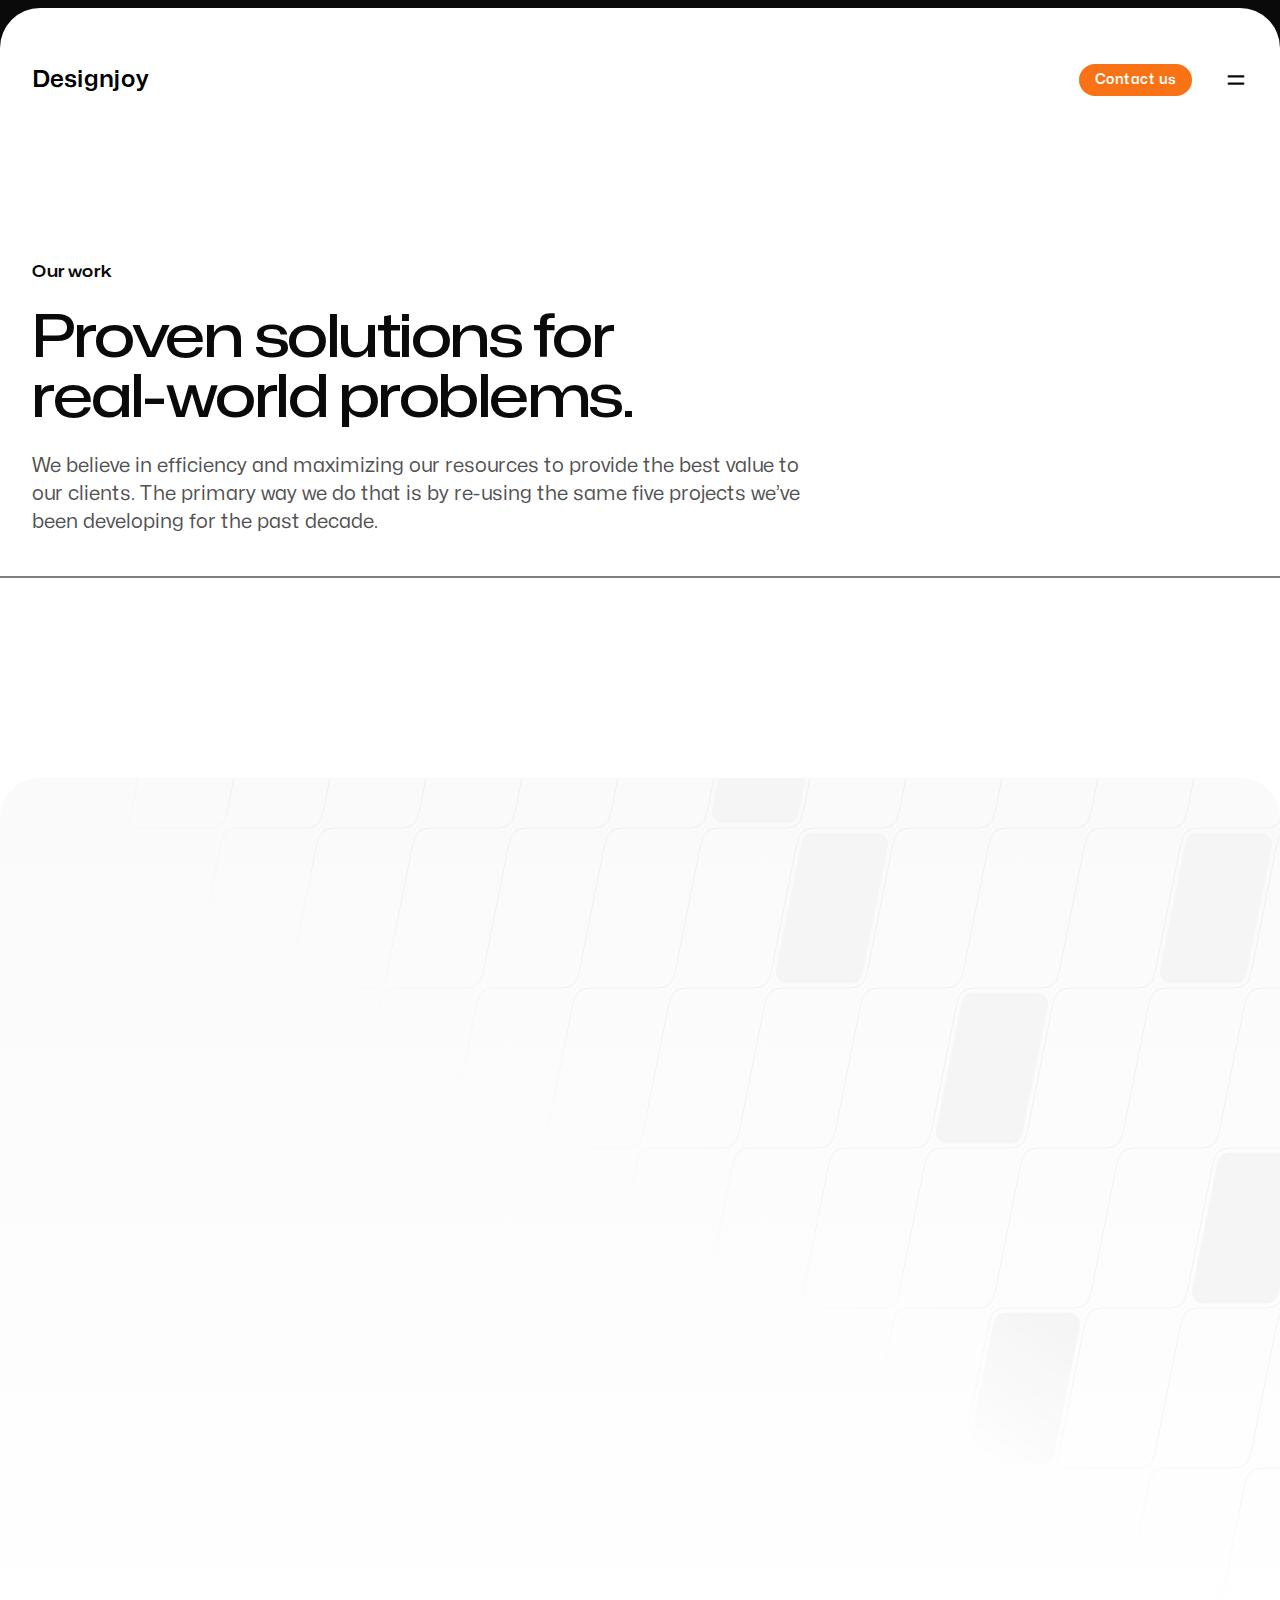
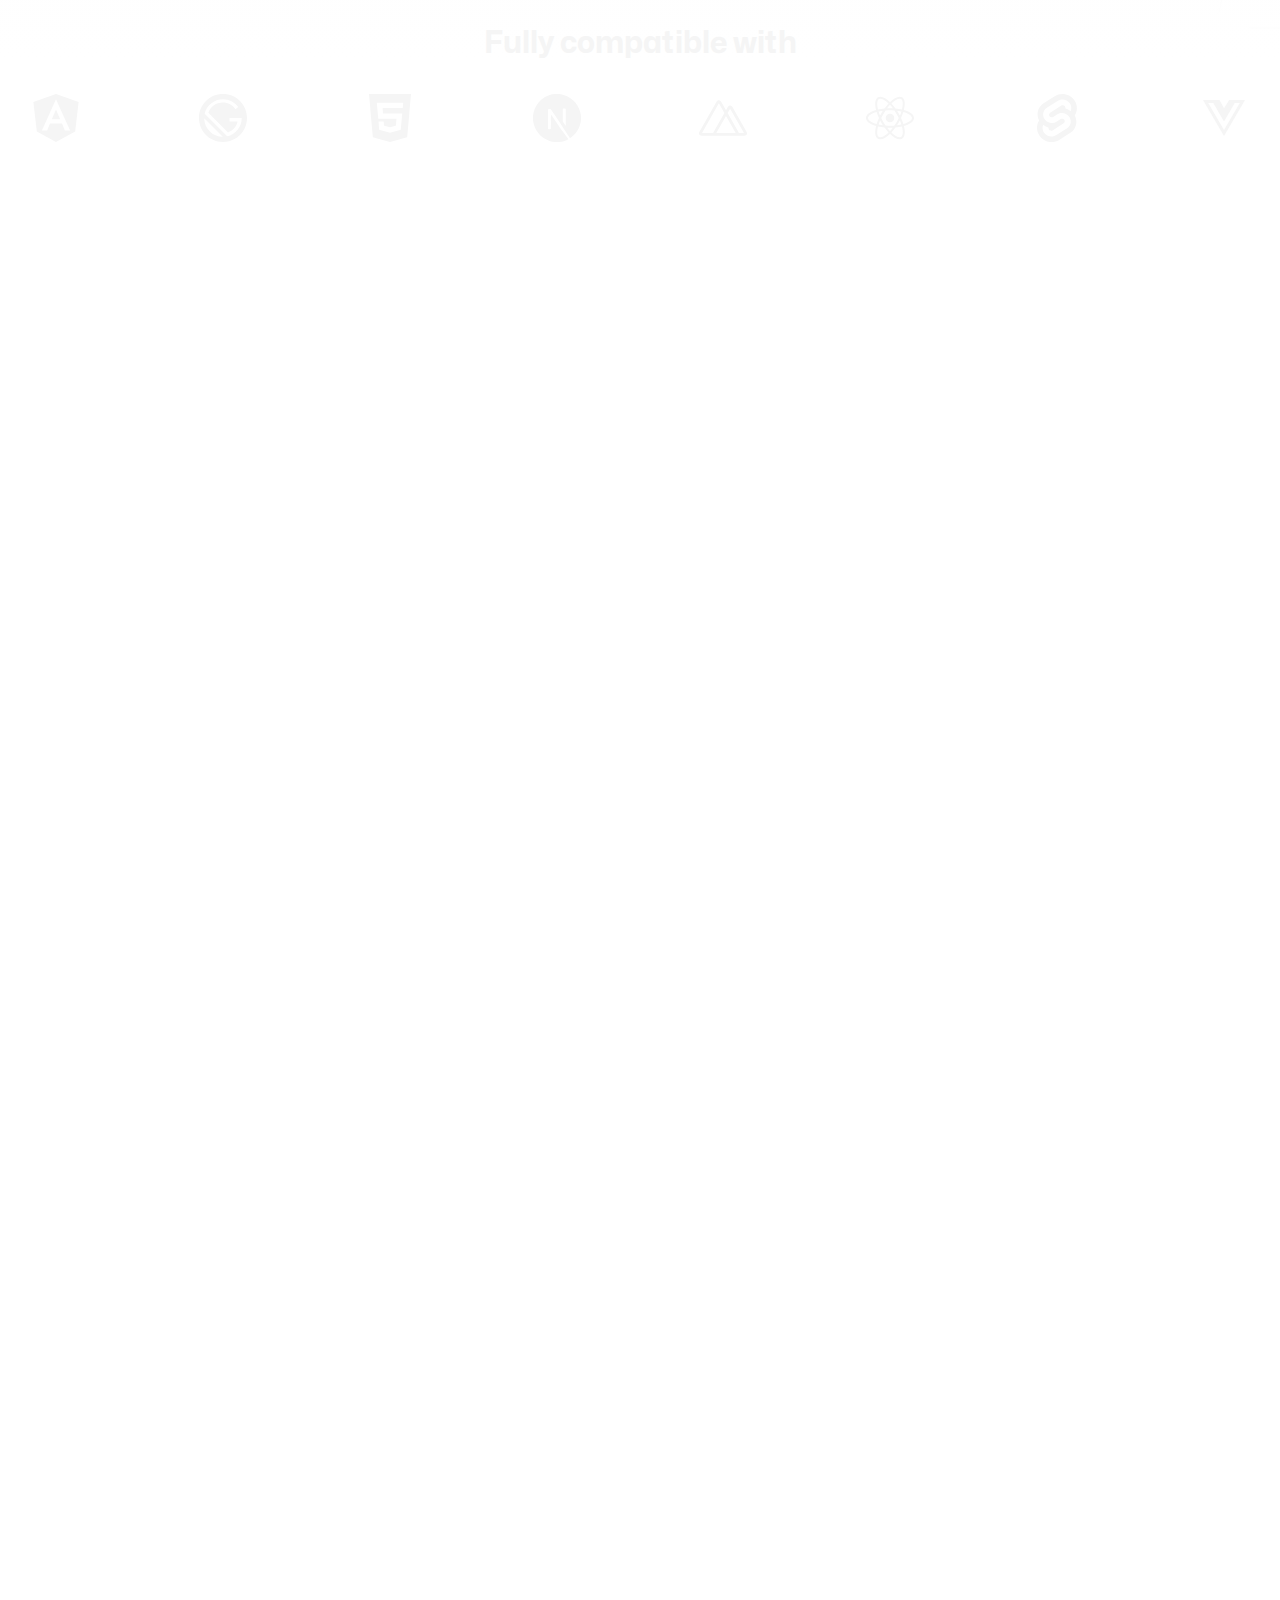
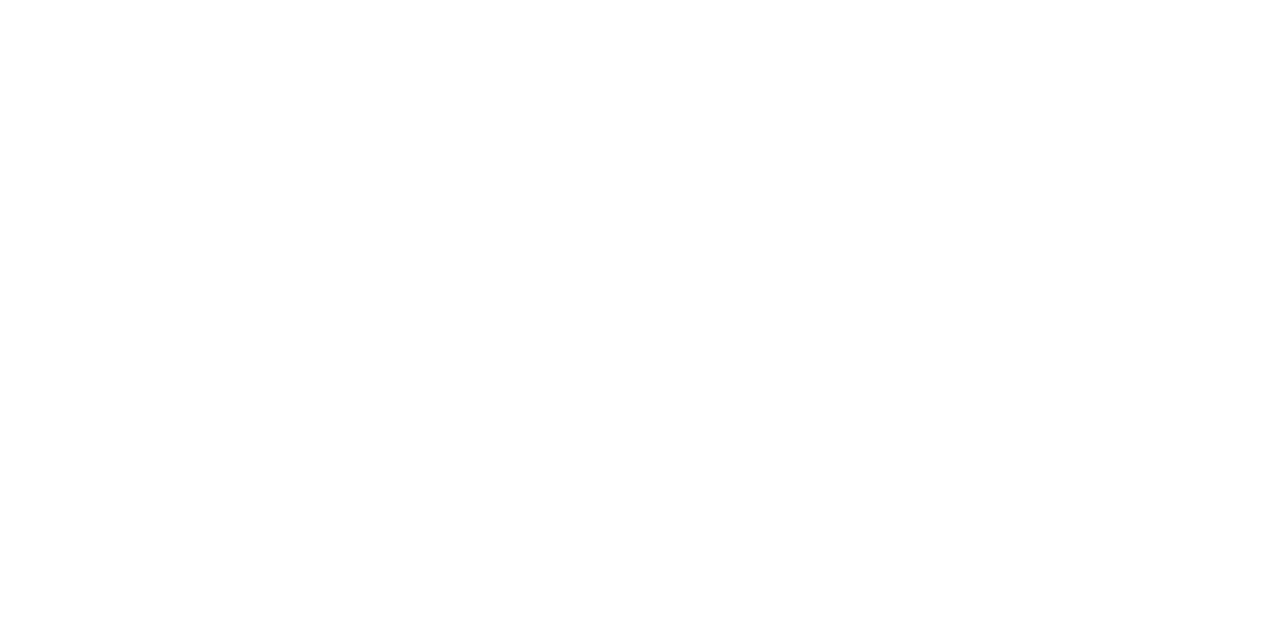
<file: work.html>
<!DOCTYPE html><html lang="en" class="h-full bg-neutral-950 text-base antialiased text-neutral-100"><head><meta charSet="utf-8"/><meta name="viewport" content="width=device-width, initial-scale=1"/><link rel="stylesheet" href="/_next/static/css/8b49b93b80531908.css" data-precedence="next"/><link rel="preload" href="/_next/static/chunks/webpack-b431a5c3247f29bd.js" as="script" fetchPriority="low"/><script src="/_next/static/chunks/fd9d1056-c5308d3f28cb1284.js" async=""></script><script src="/_next/static/chunks/596-0db8ce98b3cdb8e7.js" async=""></script><script src="/_next/static/chunks/main-app-1d01ea665e882524.js" async=""></script><title>Designjoy - we Stand with your business with our digital power</title><link rel="icon" href="/favicon.ico" type="image/x-icon" sizes="64x64"/><script src="/_next/static/chunks/polyfills-78c92fac7aa8fdd8.js" noModule=""></script></head><body class="flex min-h-full flex-col"><header><div class="absolute left-0 right-0 top-2 z-40 pt-14"><div class="max-w-7xl mx-auto px-6 lg:px-8"><div class="max-w-2xl mx-auto lg:max-w-none"><div class="flex items-center justify-between"><a aria-label="Home" href="/"><h2 class="cursor-pointer text-2xl font-semibold duration-300 black text-black hover:text-blue-600"><span class="relative">Designjoy</span></h2></a><div class="flex items-center gap-x-8 "><a class="inline-flex rounded-full  px-4 py-1.5 text-sm font-semibold transition bg-orange-500 text-white hover:bg-black" href="/contact"><span>Contact us</span></a><button type="button" aria-expanded="false" aria-controls=":R5a:" class="group -m-2.5 rounded-full p-2.5 transition hover:bg-orange-500" aria-label="Toggle navigation"><svg stroke="currentColor" fill="currentColor" stroke-width="0" viewBox="0 0 20 20" aria-hidden="true" class="h-6 w-6 fill-neutral-950 group-hover:fill-neutral-700" height="1em" width="1em" xmlns="http://www.w3.org/2000/svg"><path fill-rule="evenodd" d="M3 7a1 1 0 011-1h12a1 1 0 110 2H4a1 1 0 01-1-1zM3 13a1 1 0 011-1h12a1 1 0 110 2H4a1 1 0 01-1-1z" clip-rule="evenodd"></path></svg></button></div></div></div></div></div><div id=":R5a:" style="height:0.5rem" class="relative z-50 overflow-hidden bg-neutral-950 pt-2" aria-hidden="true" inert=""><div class="bg-neutral-800"><div class="bg-neutral-950 pb-16 pt-14"><div class="max-w-7xl mx-auto px-6 lg:px-8"><div class="max-w-2xl mx-auto lg:max-w-none"><div class="flex items-center justify-between"><a aria-label="Home" href="/"><h2 class="cursor-pointer text-2xl font-semibold duration-300 black text-white hover:text-blue-600"><span class="relative">Designjoy</span></h2></a><div class="flex items-center gap-x-8 "><a class="inline-flex rounded-full  px-4 py-1.5 text-sm font-semibold transition bg-white text-neutral-950 hover:bg-orange-400" href="/contact"><span>Contact us</span></a><button type="button" aria-expanded="false" aria-controls=":R5a:" class="group -m-2.5 rounded-full p-2.5 transition hover:bg-white/10" aria-label="Toggle navigation"><svg stroke="currentColor" fill="currentColor" stroke-width="0" viewBox="0 0 512 512" class="h-6 w-6 fill-white group-hover:fill-neutral-200" height="1em" width="1em" xmlns="http://www.w3.org/2000/svg"><path d="M405 136.798L375.202 107 256 226.202 136.798 107 107 136.798 226.202 256 107 375.202 136.798 405 256 285.798 375.202 405 405 375.202 285.798 256z"></path></svg></button></div></div></div></div></div><nav class="mt-px font-display text-5xl font-medium tracking-tight text-white hover:bg-orange-500 "><div class="even:mt-px sm:bg-neutral-950"><div class="max-w-7xl mx-auto px-6 lg:px-8"><div class="max-w-2xl mx-auto lg:max-w-none"><div class="grid grid-cols-1 sm:grid-cols-2"><a class="group relative isolate -mx-6 bg-neutral-950 px-6 py-10 even:mt-px sm:mx-0 sm:px-0 sm:py-16 sm:odd:pr-16 sm:even:mt-0 sm:even:border-l sm:even:border-neutral-800 sm:even:pl-16" href="/work">Our Capability<span class="absolute inset-y-0 -z-10 w-screen bg-neutral-900 opacity-0 transition group-odd:right-0 group-even:left-0 group-hover:opacity-100"></span></a><a class="group relative isolate -mx-6 bg-neutral-950 px-6 py-10 even:mt-px sm:mx-0 sm:px-0 sm:py-16 sm:odd:pr-16 sm:even:mt-0 sm:even:border-l sm:even:border-neutral-800 sm:even:pl-16" href="/about">About Us<span class="absolute inset-y-0 -z-10 w-screen bg-neutral-900 opacity-0 transition group-odd:right-0 group-even:left-0 group-hover:opacity-100"></span></a></div></div></div></div><div class="even:mt-px sm:bg-neutral-950"><div class="max-w-7xl mx-auto px-6 lg:px-8"><div class="max-w-2xl mx-auto lg:max-w-none"><div class="grid grid-cols-1 sm:grid-cols-2"><a class="group relative isolate -mx-6 bg-neutral-950 px-6 py-10 even:mt-px sm:mx-0 sm:px-0 sm:py-16 sm:odd:pr-16 sm:even:mt-0 sm:even:border-l sm:even:border-neutral-800 sm:even:pl-16" href="/process">Transformation<span class="absolute inset-y-0 -z-10 w-screen bg-neutral-900 opacity-0 transition group-odd:right-0 group-even:left-0 group-hover:opacity-100"></span></a><a class="group relative isolate -mx-6 bg-neutral-950 px-6 py-10 even:mt-px sm:mx-0 sm:px-0 sm:py-16 sm:odd:pr-16 sm:even:mt-0 sm:even:border-l sm:even:border-neutral-800 sm:even:pl-16" href="/pricing">Pricing<span class="absolute inset-y-0 -z-10 w-screen bg-neutral-900 opacity-0 transition group-odd:right-0 group-even:left-0 group-hover:opacity-100"></span></a></div></div></div></div></nav><div class="relative bg-neutral-950 before:absolute before:inset-x-0 before:top-0 before:h-px before:bg-neutral-800"><div class="max-w-7xl mx-auto px-6 lg:px-8"><div class="max-w-2xl mx-auto lg:max-w-none"><div class="grid grid-cols-1 gap-y-10 pb-16 pt-10 sm:grid-cols-2 sm:pt-16"><div><h2 class="font-display text-base font-semibold text-white">Our offices</h2><ul role="list" class="mt-6 grid grid-cols-1 gap-8 sm:grid-cols-2"><li><address class="text-sm not-italic text-neutral-300"><strong class="text-white">India</strong><br/>Mandsaur<br/>Madhya Pradesh, India</address></li></ul></div><div class="sm:border-l sm:border-transparent sm:pl-16"><h2 class="font-display text-base font-semibold text-white">Follow us</h2><ul role="list" class="flex gap-x-10 text-white mt-6"><li><a target="_blank" aria-label="FaceBook" class="transition hover:text-neutral-200" href="https://www.facebook.com/profile.php?id=61555944023966 "><svg stroke="currentColor" fill="currentColor" stroke-width="0" viewBox="0 0 16 16" class="h-6 w-6 fill-current" height="1em" width="1em" xmlns="http://www.w3.org/2000/svg"><path d="M16 8.049c0-4.446-3.582-8.05-8-8.05C3.58 0-.002 3.603-.002 8.05c0 4.017 2.926 7.347 6.75 7.951v-5.625h-2.03V8.05H6.75V6.275c0-2.017 1.195-3.131 3.022-3.131.876 0 1.791.157 1.791.157v1.98h-1.009c-.993 0-1.303.621-1.303 1.258v1.51h2.218l-.354 2.326H9.25V16c3.824-.604 6.75-3.934 6.75-7.951z"></path></svg></a></li><li><a target="_blank" aria-label="Linkedin" class="transition hover:text-neutral-200" href="https://www.linkedin.com/in/riteshghodela/"><svg stroke="currentColor" fill="currentColor" stroke-width="0" viewBox="0 0 16 16" class="h-6 w-6 fill-current" height="1em" width="1em" xmlns="http://www.w3.org/2000/svg"><path d="M0 1.146C0 .513.526 0 1.175 0h13.65C15.474 0 16 .513 16 1.146v13.708c0 .633-.526 1.146-1.175 1.146H1.175C.526 16 0 15.487 0 14.854V1.146zm4.943 12.248V6.169H2.542v7.225h2.401zm-1.2-8.212c.837 0 1.358-.554 1.358-1.248-.015-.709-.52-1.248-1.342-1.248-.822 0-1.359.54-1.359 1.248 0 .694.521 1.248 1.327 1.248h.016zm4.908 8.212V9.359c0-.216.016-.432.08-.586.173-.431.568-.878 1.232-.878.869 0 1.216.662 1.216 1.634v3.865h2.401V9.25c0-2.22-1.184-3.252-2.764-3.252-1.274 0-1.845.7-2.165 1.193v.025h-.016a5.54 5.54 0 0 1 .016-.025V6.169h-2.4c.03.678 0 7.225 0 7.225h2.4z"></path></svg></a></li><li><a target="_blank" aria-label="Twitter" class="transition hover:text-neutral-200" href="https://twitter.com/RITESHGHODELA"><svg stroke="currentColor" fill="currentColor" stroke-width="0" viewBox="0 0 16 16" class="h-6 w-6 fill-current" height="1em" width="1em" xmlns="http://www.w3.org/2000/svg"><path d="M5.026 15c6.038 0 9.341-5.003 9.341-9.334 0-.14 0-.282-.006-.422A6.685 6.685 0 0 0 16 3.542a6.658 6.658 0 0 1-1.889.518 3.301 3.301 0 0 0 1.447-1.817 6.533 6.533 0 0 1-2.087.793A3.286 3.286 0 0 0 7.875 6.03a9.325 9.325 0 0 1-6.767-3.429 3.289 3.289 0 0 0 1.018 4.382A3.323 3.323 0 0 1 .64 6.575v.045a3.288 3.288 0 0 0 2.632 3.218 3.203 3.203 0 0 1-.865.115 3.23 3.23 0 0 1-.614-.057 3.283 3.283 0 0 0 3.067 2.277A6.588 6.588 0 0 1 .78 13.58a6.32 6.32 0 0 1-.78-.045A9.344 9.344 0 0 0 5.026 15z"></path></svg></a></li><li><a target="_blank" aria-label="Instagram" class="transition hover:text-neutral-200" href="https://www.instagram.com/designjoy.in/"><svg stroke="currentColor" fill="currentColor" stroke-width="0" viewBox="0 0 16 16" class="h-6 w-6 fill-current" height="1em" width="1em" xmlns="http://www.w3.org/2000/svg"><path d="M8 0C5.829 0 5.556.01 4.703.048 3.85.088 3.269.222 2.76.42a3.917 3.917 0 0 0-1.417.923A3.927 3.927 0 0 0 .42 2.76C.222 3.268.087 3.85.048 4.7.01 5.555 0 5.827 0 8.001c0 2.172.01 2.444.048 3.297.04.852.174 1.433.372 1.942.205.526.478.972.923 1.417.444.445.89.719 1.416.923.51.198 1.09.333 1.942.372C5.555 15.99 5.827 16 8 16s2.444-.01 3.298-.048c.851-.04 1.434-.174 1.943-.372a3.916 3.916 0 0 0 1.416-.923c.445-.445.718-.891.923-1.417.197-.509.332-1.09.372-1.942C15.99 10.445 16 10.173 16 8s-.01-2.445-.048-3.299c-.04-.851-.175-1.433-.372-1.941a3.926 3.926 0 0 0-.923-1.417A3.911 3.911 0 0 0 13.24.42c-.51-.198-1.092-.333-1.943-.372C10.443.01 10.172 0 7.998 0h.003zm-.717 1.442h.718c2.136 0 2.389.007 3.232.046.78.035 1.204.166 1.486.275.373.145.64.319.92.599.28.28.453.546.598.92.11.281.24.705.275 1.485.039.843.047 1.096.047 3.231s-.008 2.389-.047 3.232c-.035.78-.166 1.203-.275 1.485a2.47 2.47 0 0 1-.599.919c-.28.28-.546.453-.92.598-.28.11-.704.24-1.485.276-.843.038-1.096.047-3.232.047s-2.39-.009-3.233-.047c-.78-.036-1.203-.166-1.485-.276a2.478 2.478 0 0 1-.92-.598 2.48 2.48 0 0 1-.6-.92c-.109-.281-.24-.705-.275-1.485-.038-.843-.046-1.096-.046-3.233 0-2.136.008-2.388.046-3.231.036-.78.166-1.204.276-1.486.145-.373.319-.64.599-.92.28-.28.546-.453.92-.598.282-.11.705-.24 1.485-.276.738-.034 1.024-.044 2.515-.045v.002zm4.988 1.328a.96.96 0 1 0 0 1.92.96.96 0 0 0 0-1.92zm-4.27 1.122a4.109 4.109 0 1 0 0 8.217 4.109 4.109 0 0 0 0-8.217zm0 1.441a2.667 2.667 0 1 1 0 5.334 2.667 2.667 0 0 1 0-5.334z"></path></svg></a></li></ul></div></div></div></div></div></div></div></header><div style="border-top-left-radius:40px;border-top-right-radius:40px" class="relative flex flex-auto overflow-hidden bg-white pt-14"><div class="relative isolate flex w-full flex-col pt-9"><main class="w-full flex-auto"><div class="max-w-7xl mx-auto px-6 lg:px-8 mt-24 sm:mt-32 lg:mt-40"><div class="max-w-2xl mx-auto lg:max-w-none"><div style="opacity:0;transform:translateY(24px) translateZ(0)"><h1><span class="block font-display text-base font-semibold text-neutral-950">Our work</span><span class="sr-only"> - </span><span class="mt-6 block max-w-5xl font-display text-5xl font-medium tracking-tight text-neutral-950 [text-wrap:balance] sm:text-6xl">Proven solutions for real-world problems.</span></h1><div class="mt-6 max-w-3xl text-xl text-neutral-600"><p>We believe in efficiency and maximizing our resources to provide the best value to our clients. The primary way we do that is by re-using the same five projects we’ve been developing for the past decade.</p></div></div></div></div><div class="mt-10 border-t-2 border-black/50 pt-10"></div><div class="relative mt-24 pt-24 sm:mt-32 sm:pt-32 lg:mt-40 lg:pt-40"><div class="absolute inset-x-0 top-0 -z-10 h-[884px] overflow-hidden rounded-t-4xl bg-gradient-to-b from-neutral-50"><svg aria-hidden="true" class="absolute inset-0 h-full w-full fill-neutral-100 stroke-neutral-950/5 [mask-image:linear-gradient(to_bottom_left,white_40%,transparent_50%)]"><rect width="100%" height="100%" fill="url(#:R5qqplda:)" stroke-width="0"></rect><svg x="50%" y="-270" stroke-width="0" class="overflow-visible"><path transform="translate(64 160)" d="M45.119 4.5a11.5 11.5 0 0 0-11.277 9.245l-25.6 128C6.82 148.861 12.262 155.5 19.52 155.5h63.366a11.5 11.5 0 0 0 11.277-9.245l25.6-128c1.423-7.116-4.02-13.755-11.277-13.755H45.119Z"></path><path transform="translate(128 320)" d="M45.119 4.5a11.5 11.5 0 0 0-11.277 9.245l-25.6 128C6.82 148.861 12.262 155.5 19.52 155.5h63.366a11.5 11.5 0 0 0 11.277-9.245l25.6-128c1.423-7.116-4.02-13.755-11.277-13.755H45.119Z"></path><path transform="translate(288 480)" d="M45.119 4.5a11.5 11.5 0 0 0-11.277 9.245l-25.6 128C6.82 148.861 12.262 155.5 19.52 155.5h63.366a11.5 11.5 0 0 0 11.277-9.245l25.6-128c1.423-7.116-4.02-13.755-11.277-13.755H45.119Z"></path><path transform="translate(512 320)" d="M45.119 4.5a11.5 11.5 0 0 0-11.277 9.245l-25.6 128C6.82 148.861 12.262 155.5 19.52 155.5h63.366a11.5 11.5 0 0 0 11.277-9.245l25.6-128c1.423-7.116-4.02-13.755-11.277-13.755H45.119Z"></path><path transform="translate(544 640)" d="M45.119 4.5a11.5 11.5 0 0 0-11.277 9.245l-25.6 128C6.82 148.861 12.262 155.5 19.52 155.5h63.366a11.5 11.5 0 0 0 11.277-9.245l25.6-128c1.423-7.116-4.02-13.755-11.277-13.755H45.119Z"></path><path transform="translate(320 800)" d="M45.119 4.5a11.5 11.5 0 0 0-11.277 9.245l-25.6 128C6.82 148.861 12.262 155.5 19.52 155.5h63.366a11.5 11.5 0 0 0 11.277-9.245l25.6-128c1.423-7.116-4.02-13.755-11.277-13.755H45.119Z"></path></svg><defs><pattern id=":R5qqplda:" width="96" height="480" x="50%" patternUnits="userSpaceOnUse" patternTransform="translate(0 -270)" fill="none"><path d="M128 0 98.572 147.138A16 16 0 0 1 82.883 160H13.117a16 16 0 0 0-15.69 12.862l-26.855 134.276A16 16 0 0 1-45.117 320H-116M64-160 34.572-12.862A16 16 0 0 1 18.883 0h-69.766a16 16 0 0 0-15.69 12.862l-26.855 134.276A16 16 0 0 1-109.117 160H-180M192 160l-29.428 147.138A15.999 15.999 0 0 1 146.883 320H77.117a16 16 0 0 0-15.69 12.862L34.573 467.138A16 16 0 0 1 18.883 480H-52M-136 480h58.883a16 16 0 0 0 15.69-12.862l26.855-134.276A16 16 0 0 1-18.883 320h69.766a16 16 0 0 0 15.69-12.862l26.855-134.276A16 16 0 0 1 109.117 160H192M-72 640h58.883a16 16 0 0 0 15.69-12.862l26.855-134.276A16 16 0 0 1 45.117 480h69.766a15.999 15.999 0 0 0 15.689-12.862l26.856-134.276A15.999 15.999 0 0 1 173.117 320H256M-200 320h58.883a15.999 15.999 0 0 0 15.689-12.862l26.856-134.276A16 16 0 0 1-82.883 160h69.766a16 16 0 0 0 15.69-12.862L29.427 12.862A16 16 0 0 1 45.117 0H128"></path></pattern></defs></svg></div><div class="max-w-7xl mx-auto px-6 lg:px-8"><div class="max-w-2xl mx-auto lg:max-w-none"><div class="max-w-2xl" style="opacity:0;transform:translateY(24px) translateZ(0)"><h2><span class="block font-display tracking-tight [text-wrap:balance] text-4xl font-medium sm:text-5xl text-neutral-950">Balancing reliability and innovation</span></h2><div class="mt-6 text-xl text-neutral-600"><p>We strive to stay at the forefront of emerging trends and technologies, while completely ignoring them and forking that old Rails project we feel comfortable using. We stand by our core values to justify that decision.</p></div></div></div></div><div class="max-w-7xl mx-auto px-6 lg:px-8 mt-24"><div class="max-w-2xl mx-auto lg:max-w-none"><div><ul role="list" class="grid grid-cols-1 gap-10 sm:grid-cols-2 lg:grid-cols-3"><li class="text-base text-neutral-600 before:bg-neutral-950 after:bg-neutral-100"><div style="opacity:0;transform:translateY(24px) translateZ(0)"><div class="pl-8 relative before:absolute after:absolute before:bg-neutral-950 after:bg-neutral-950/10 before:left-0 before:top-0 before:h-6 before:w-px after:bottom-0 after:left-0 after:top-8 after:w-px"><strong class="font-semibold text-neutral-950">Website Solutions<!-- -->.</strong> <!-- -->Tailored websites crafted to align with your brand&#x27;s identity and goals. Our services cover design, development, and maintenance, ensuring a seamless online presence that resonates with your audience.</div></div></li><li class="text-base text-neutral-600 before:bg-neutral-950 after:bg-neutral-100"><div style="opacity:0;transform:translateY(24px) translateZ(0)"><div class="pl-8 relative before:absolute after:absolute before:bg-neutral-950 after:bg-neutral-950/10 before:left-0 before:top-0 before:h-6 before:w-px after:bottom-0 after:left-0 after:top-8 after:w-px"><strong class="font-semibold text-neutral-950">Web Development<!-- -->.</strong> <!-- -->Utilizing the latest technologies to create user-friendly websites. From e-commerce platforms to corporate portals, our team delivers scalable solutions that elevate your online business.</div></div></li><li class="text-base text-neutral-600 before:bg-neutral-950 after:bg-neutral-100"><div style="opacity:0;transform:translateY(24px) translateZ(0)"><div class="pl-8 relative before:absolute after:absolute before:bg-neutral-950 after:bg-neutral-950/10 before:left-0 before:top-0 before:h-6 before:w-px after:bottom-0 after:left-0 after:top-8 after:w-px"><strong class="font-semibold text-neutral-950">Web Design<!-- -->.</strong> <!-- -->Combining creativity and functionality to produce visually striking websites. Our design experts create intuitive interfaces and captivating visuals that engage visitors and leave a lasting impact.</div></div></li><li class="text-base text-neutral-600 before:bg-neutral-950 after:bg-neutral-100"><div style="opacity:0;transform:translateY(24px) translateZ(0)"><div class="pl-8 relative before:absolute after:absolute before:bg-neutral-950 after:bg-neutral-950/10 before:left-0 before:top-0 before:h-6 before:w-px after:bottom-0 after:left-0 after:top-8 after:w-px"><strong class="font-semibold text-neutral-950">SEO Services<!-- -->.</strong> <!-- -->Enhancing your online visibility and driving organic traffic to your website. Our strategies are tailored to your industry and audience, employing proven techniques to improve search engine rankings and amplify your online presence.</div></div></li><li class="text-base text-neutral-600 before:bg-neutral-950 after:bg-neutral-100"><div style="opacity:0;transform:translateY(24px) translateZ(0)"><div class="pl-8 relative before:absolute after:absolute before:bg-neutral-950 after:bg-neutral-950/10 before:left-0 before:top-0 before:h-6 before:w-px after:bottom-0 after:left-0 after:top-8 after:w-px"><strong class="font-semibold text-neutral-950">Website Maintenance<!-- -->.</strong> <!-- -->Ensuring your website remains secure, up-to-date, and optimized for performance. Our maintenance services include regular updates, security patches, and proactive monitoring to keep your site running smoothly.</div></div></li><li class="text-base text-neutral-600 before:bg-neutral-950 after:bg-neutral-100"><div style="opacity:0;transform:translateY(24px) translateZ(0)"><div class="pl-8 relative before:absolute after:absolute before:bg-neutral-950 after:bg-neutral-950/10 before:left-0 before:top-0 before:h-6 before:w-px after:bottom-0 after:left-0 after:top-8 after:w-px"><strong class="font-semibold text-neutral-950">Social Media Marketing<!-- -->.</strong> <!-- -->Leveraging social platforms to expand your reach and engage with your audience. From strategic planning to compelling content creation, we help you utilize social media to build brand awareness, foster engagement, and cultivate customer loyalty.</div></div></li></ul></div></div></div></div><section class="light:bg-gray-800 dark:text-gray-500"><div class="container p-6 mx-auto space-y-6 text-center lg:p-8 lg:space-y-8"><h2 class="text-3xl font-bold">Fully compatible with</h2><div class="flex flex-wrap justify-center lg:justify-between"><svg xmlns="http://www.w3.org/2000/svg" viewBox="0 0 32 32" aria-label="Angular" class="w-12 h-12 mx-10 my-6 fill-current md:mx-12 lg:m-0 dark:text-grey-500"><title>Angular</title><path d="M13.24 16.859h5.51l-2.755-6.542zM15.995 0.010l-15.078 5.307 2.297 19.677 12.781 6.995 12.786-6.984 2.297-19.688-15.083-5.302zM25.406 24.406h-3.516l-1.896-4.667h-8l-1.896 4.667h-3.516l9.411-20.865z"></path></svg><svg xmlns="http://www.w3.org/2000/svg" viewBox="0 0 32 32" aria-label="Gatsby" class="w-12 h-12 mx-10 my-6 fill-current md:mx-12 lg:m-0 dark:text-grey-500"><title>Gatsby</title><path d="M16 0.011c-8.901 0-15.989 7.088-15.989 15.989s7.088 15.995 15.989 15.995c8.901 0 15.989-7.093 15.989-15.995s-7.088-15.989-15.989-15.989zM3.484 16.14l12.38 12.376c-6.817 0-12.38-5.563-12.38-12.376zM18.781 28.24l-15.016-15.021c1.251-5.563 6.256-9.735 12.235-9.735 4.011 0.011 7.776 1.917 10.151 5.147l-1.807 1.531c-1.912-2.801-5.089-4.468-8.48-4.453-4.333-0.025-8.197 2.719-9.599 6.819l13.073 13.072c3.197-1.115 5.703-3.896 6.396-7.235h-5.423v-2.364h8.204c0 5.979-4.172 10.989-9.735 12.24z"></path></svg><svg xmlns="http://www.w3.org/2000/svg" viewBox="0 0 32 32" aria-label="Plain HTML" class="w-12 h-12 mx-10 my-6 fill-current md:mx-12 lg:m-0 dark:text-grey-500"><title>Plain HTML</title><path d="M2 0h28l-2.547 28.75-11.484 3.25-11.417-3.25zM11.375 13l-0.307-3.625 13.411 0.005 0.307-3.495-17.573-0.005 0.932 10.682h12.167l-0.432 4.568-3.88 1.068-3.938-1.078-0.255-2.813h-3.479l0.443 5.563 7.229 1.932 7.172-1.927 0.99-10.875z"></path></svg><svg xmlns="http://www.w3.org/2000/svg" viewBox="0 0 32 32" aria-label="Next.js" class="w-12 h-12 mx-10 my-6 fill-current md:mx-12 lg:m-0 dark:text-grey-500"><title>Next.js</title><path d="M23.749 30.005c-0.119 0.063-0.109 0.083 0.005 0.025 0.037-0.015 0.068-0.036 0.095-0.061 0-0.021 0-0.021-0.1 0.036zM23.989 29.875c-0.057 0.047-0.057 0.047 0.011 0.016 0.036-0.021 0.068-0.041 0.068-0.047 0-0.027-0.016-0.021-0.079 0.031zM24.145 29.781c-0.057 0.047-0.057 0.047 0.011 0.016 0.037-0.021 0.068-0.043 0.068-0.048 0-0.025-0.016-0.020-0.079 0.032zM24.303 29.688c-0.057 0.047-0.057 0.047 0.009 0.015 0.037-0.020 0.068-0.041 0.068-0.047 0-0.025-0.016-0.020-0.077 0.032zM24.516 29.547c-0.109 0.073-0.147 0.12-0.047 0.068 0.067-0.041 0.181-0.131 0.161-0.131-0.043 0.016-0.079 0.043-0.115 0.063zM14.953 0.011c-0.073 0.005-0.292 0.025-0.484 0.041-4.548 0.412-8.803 2.86-11.5 6.631-1.491 2.067-2.459 4.468-2.824 6.989-0.129 0.88-0.145 1.14-0.145 2.333 0 1.192 0.016 1.448 0.145 2.328 0.871 6.011 5.147 11.057 10.943 12.927 1.043 0.333 2.136 0.563 3.381 0.704 0.484 0.052 2.577 0.052 3.061 0 2.152-0.24 3.969-0.771 5.767-1.688 0.276-0.14 0.328-0.177 0.291-0.208-0.88-1.161-1.744-2.323-2.609-3.495l-2.557-3.453-3.203-4.745c-1.068-1.588-2.14-3.172-3.229-4.744-0.011 0-0.025 2.109-0.031 4.681-0.011 4.505-0.011 4.688-0.068 4.792-0.057 0.125-0.151 0.229-0.276 0.287-0.099 0.047-0.188 0.057-0.661 0.057h-0.541l-0.141-0.088c-0.088-0.057-0.161-0.136-0.208-0.229l-0.068-0.141 0.005-6.271 0.011-6.271 0.099-0.125c0.063-0.077 0.141-0.14 0.229-0.187 0.131-0.063 0.183-0.073 0.724-0.073 0.635 0 0.74 0.025 0.907 0.208 1.296 1.932 2.588 3.869 3.859 5.812 2.079 3.152 4.917 7.453 6.312 9.563l2.537 3.839 0.125-0.083c1.219-0.813 2.328-1.781 3.285-2.885 2.016-2.308 3.324-5.147 3.767-8.177 0.129-0.88 0.145-1.141 0.145-2.333 0-1.193-0.016-1.448-0.145-2.328-0.871-6.011-5.147-11.057-10.943-12.928-1.084-0.343-2.199-0.577-3.328-0.697-0.303-0.031-2.371-0.068-2.631-0.041zM21.5 9.688c0.151 0.072 0.265 0.208 0.317 0.364 0.027 0.084 0.032 1.823 0.027 5.74l-0.011 5.624-0.989-1.52-0.995-1.521v-4.083c0-2.647 0.011-4.131 0.025-4.204 0.047-0.167 0.161-0.307 0.313-0.395 0.124-0.063 0.172-0.068 0.667-0.068 0.463 0 0.541 0.005 0.645 0.063z"></path></svg><svg xmlns="http://www.w3.org/2000/svg" viewBox="0 0 32 32" aria-label="Nuxt.js" class="w-12 h-12 mx-10 my-6 fill-current md:mx-12 lg:m-0 dark:text-grey-500"><title>Nuxt.js</title><path d="M26.297 27.031l0.031-0.063c0.031-0.047 0.052-0.099 0.073-0.156v-0.005c0.099-0.26 0.12-0.536 0.073-0.813v0.010c-0.052-0.292-0.156-0.573-0.313-0.828l0.010 0.010-7.094-12.474-1.083-1.891-8.156 14.365c-0.141 0.25-0.229 0.521-0.276 0.802v0.016c-0.057 0.323-0.021 0.651 0.109 0.953l-0.005-0.010c0.016 0.047 0.042 0.089 0.068 0.135l-0.005-0.005c0.214 0.365 0.667 0.802 1.667 0.802h13.198c0.208 0 1.234-0.042 1.708-0.849zM17.995 14.609l6.479 11.396h-12.953zM31.661 25.188l-9.354-16.479c-0.099-0.177-0.635-1.052-1.578-1.052-0.422 0-1.026 0.182-1.521 1.047l-1.208 2.12 1.073 1.896 1.667-2.953 9.255 16.245h-3.521c0.047 0.271 0.021 0.547-0.073 0.807v-0.010c-0.021 0.057-0.042 0.115-0.073 0.167v-0.005l-0.031 0.063c-0.474 0.807-1.495 0.849-1.693 0.849h5.505c0.203 0 1.219-0.042 1.693-0.849 0.214-0.37 0.359-0.984-0.141-1.844zM9.74 27.078c-0.021-0.042-0.042-0.083-0.063-0.125v-0.005c-0.13-0.302-0.172-0.63-0.115-0.953v0.010h-7.563l11.24-19.776 3.687 6.484 1.073-1.891-3.219-5.667c-0.089-0.161-0.63-1.036-1.568-1.036-0.422 0-1.031 0.182-1.521 1.052l-11.385 20.016c-0.099 0.172-0.568 1.078-0.099 1.885 0.214 0.37 0.667 0.802 1.667 0.802h9.531c-0.99 0-1.453-0.427-1.667-0.802z"></path></svg><svg xmlns="http://www.w3.org/2000/svg" viewBox="0 0 32 32" aria-label="React" class="w-12 h-12 mx-10 my-6 fill-current md:mx-12 lg:m-0 dark:text-grey-500"><title>React</title><path d="M16 13.146c-1.573 0-2.854 1.281-2.854 2.854s1.281 2.854 2.854 2.854c1.573 0 2.854-1.281 2.854-2.854s-1.281-2.854-2.854-2.854zM8.010 21.672l-0.63-0.156c-4.688-1.188-7.38-3.198-7.38-5.521s2.693-4.333 7.38-5.521l0.63-0.156 0.177 0.625c0.474 1.635 1.083 3.229 1.818 4.771l0.135 0.281-0.135 0.286c-0.734 1.536-1.344 3.13-1.818 4.771zM7.089 11.932c-3.563 1-5.75 2.536-5.75 4.063s2.188 3.057 5.75 4.063c0.438-1.391 0.964-2.745 1.578-4.063-0.615-1.318-1.141-2.672-1.578-4.063zM23.99 21.672l-0.177-0.625c-0.474-1.635-1.083-3.229-1.818-4.766l-0.135-0.286 0.135-0.286c0.734-1.536 1.344-3.13 1.818-4.771l0.177-0.62 0.63 0.156c4.688 1.188 7.38 3.198 7.38 5.521s-2.693 4.333-7.38 5.521zM23.333 15.995c0.641 1.385 1.172 2.745 1.578 4.063 3.568-1.005 5.75-2.536 5.75-4.063s-2.188-3.057-5.75-4.063c-0.438 1.385-0.964 2.745-1.578 4.063zM7.078 11.927l-0.177-0.625c-1.318-4.646-0.917-7.979 1.099-9.141 1.979-1.141 5.151 0.208 8.479 3.625l0.453 0.464-0.453 0.464c-1.182 1.229-2.26 2.552-3.229 3.958l-0.182 0.255-0.313 0.026c-1.703 0.135-3.391 0.406-5.047 0.813zM9.609 3.089c-0.359 0-0.677 0.073-0.943 0.229-1.323 0.766-1.557 3.422-0.646 7.005 1.422-0.318 2.859-0.542 4.313-0.672 0.833-1.188 1.75-2.323 2.734-3.391-2.078-2.026-4.047-3.172-5.458-3.172zM22.396 30.234c-0.005 0-0.005 0 0 0-1.901 0-4.344-1.427-6.875-4.031l-0.453-0.464 0.453-0.464c1.182-1.229 2.26-2.552 3.229-3.958l0.177-0.255 0.313-0.031c1.703-0.13 3.391-0.401 5.052-0.813l0.63-0.156 0.177 0.625c1.318 4.646 0.917 7.974-1.099 9.135-0.49 0.281-1.042 0.422-1.604 0.411zM16.932 25.729c2.078 2.026 4.047 3.172 5.458 3.172h0.005c0.354 0 0.672-0.078 0.938-0.229 1.323-0.766 1.563-3.422 0.646-7.005-1.422 0.318-2.865 0.542-4.313 0.667-0.833 1.193-1.75 2.323-2.734 3.396zM24.922 11.927l-0.63-0.161c-1.661-0.406-3.349-0.677-5.052-0.813l-0.313-0.026-0.177-0.255c-0.969-1.406-2.047-2.729-3.229-3.958l-0.453-0.464 0.453-0.464c3.328-3.417 6.5-4.766 8.479-3.625 2.016 1.161 2.417 4.495 1.099 9.141zM19.667 9.651c1.521 0.141 2.969 0.365 4.313 0.672 0.917-3.583 0.677-6.24-0.646-7.005-1.318-0.76-3.797 0.406-6.401 2.943 0.984 1.073 1.896 2.203 2.734 3.391zM9.609 30.234c-0.563 0.010-1.12-0.13-1.609-0.411-2.016-1.161-2.417-4.49-1.099-9.135l0.177-0.625 0.63 0.156c1.542 0.391 3.24 0.661 5.047 0.813l0.313 0.031 0.177 0.255c0.969 1.406 2.047 2.729 3.229 3.958l0.453 0.464-0.453 0.464c-2.526 2.604-4.969 4.031-6.865 4.031zM8.021 21.667c-0.917 3.583-0.677 6.24 0.646 7.005 1.318 0.75 3.792-0.406 6.401-2.943-0.984-1.073-1.901-2.203-2.734-3.396-1.453-0.125-2.891-0.349-4.313-0.667zM16 22.505c-1.099 0-2.224-0.047-3.354-0.141l-0.313-0.026-0.182-0.26c-0.635-0.917-1.24-1.859-1.797-2.828-0.563-0.969-1.078-1.958-1.557-2.969l-0.135-0.286 0.135-0.286c0.479-1.010 0.995-2 1.557-2.969 0.552-0.953 1.156-1.906 1.797-2.828l0.182-0.26 0.313-0.026c2.234-0.188 4.479-0.188 6.708 0l0.313 0.026 0.182 0.26c1.276 1.833 2.401 3.776 3.354 5.797l0.135 0.286-0.135 0.286c-0.953 2.021-2.073 3.964-3.354 5.797l-0.182 0.26-0.313 0.026c-1.125 0.094-2.255 0.141-3.354 0.141zM13.073 21.057c1.969 0.151 3.885 0.151 5.859 0 1.099-1.609 2.078-3.302 2.927-5.063-0.844-1.76-1.823-3.453-2.932-5.063-1.948-0.151-3.906-0.151-5.854 0-1.109 1.609-2.089 3.302-2.932 5.063 0.849 1.76 1.828 3.453 2.932 5.063z"></path></svg><svg xmlns="http://www.w3.org/2000/svg" viewBox="0 0 32 32" aria-label="Svelte" class="w-12 h-12 mx-10 my-6 fill-current md:mx-12 lg:m-0 dark:text-grey-500"><title>Svelte</title><path d="M27.573 4.229c-2.927-4.25-8.656-5.479-13.068-2.802l-7.464 4.745c-2.042 1.281-3.443 3.365-3.854 5.734-0.365 1.969-0.047 4.005 0.891 5.776-0.641 0.964-1.073 2.052-1.266 3.198-0.427 2.406 0.13 4.885 1.547 6.88 2.932 4.24 8.646 5.474 13.068 2.828l7.469-4.75c2.031-1.281 3.427-3.365 3.839-5.734 0.359-1.964 0.042-3.995-0.896-5.755 1.984-3.115 1.88-7.12-0.266-10.12zM13.76 28.172c-2.401 0.625-4.938-0.318-6.349-2.359-0.865-1.198-1.182-2.677-0.932-4.146l0.146-0.708 0.135-0.438 0.401 0.266c0.88 0.667 1.865 1.146 2.917 1.469l0.271 0.094-0.031 0.266c-0.026 0.37 0.083 0.786 0.297 1.104 0.438 0.63 1.198 0.932 1.932 0.734 0.161-0.052 0.318-0.104 0.453-0.188l7.438-4.745c0.375-0.24 0.615-0.599 0.708-1.026 0.083-0.443-0.026-0.896-0.266-1.255-0.443-0.615-1.198-0.891-1.932-0.708-0.161 0.057-0.333 0.12-0.469 0.203l-2.813 1.786c-2.661 1.583-6.099 0.839-7.865-1.708-0.859-1.198-1.198-2.693-0.938-4.146 0.26-1.438 1.12-2.698 2.365-3.469l7.422-4.745c0.469-0.292 0.974-0.505 1.521-0.667 2.401-0.625 4.932 0.318 6.349 2.349 1 1.406 1.281 3.203 0.76 4.849l-0.135 0.443-0.385-0.266c-0.891-0.651-1.88-1.146-2.932-1.469l-0.266-0.078 0.026-0.266c0.026-0.391-0.083-0.802-0.297-1.12-0.438-0.63-1.198-0.896-1.932-0.708-0.161 0.052-0.318 0.104-0.453 0.188l-7.453 4.786c-0.375 0.25-0.615 0.599-0.693 1.036-0.078 0.427 0.026 0.896 0.266 1.24 0.427 0.63 1.203 0.896 1.922 0.708 0.172-0.052 0.333-0.104 0.464-0.188l2.844-1.813c0.464-0.307 0.984-0.531 1.516-0.677 2.417-0.63 4.938 0.318 6.349 2.359 0.865 1.198 1.198 2.677 0.958 4.13-0.25 1.438-1.099 2.698-2.333 3.469l-7.438 4.734c-0.484 0.292-1.005 0.521-1.547 0.677z"></path></svg><svg xmlns="http://www.w3.org/2000/svg" viewBox="0 0 32 32" aria-label="Vue.js" class="w-12 h-12 mx-10 my-6 fill-current md:mx-12 lg:m-0 dark:text-grey-500"><title>Vue.js</title><path d="M24.306 4.019h-4.806l-3.5 5.537-3-5.537h-11l14 23.981 14-23.981zM5.481 6.019h3.363l7.156 12.387 7.15-12.387h3.363l-10.512 18.012z"></path></svg></div></div></section><div class="max-w-7xl mx-auto px-6 lg:px-8 group/section [counter-increment:section]"><div class="max-w-2xl mx-auto lg:max-w-none"><div class="lg:flex lg:items-center lg:justify-end lg:gap-x-8 lg:group-even/section:justify-start xl:gap-x-20"><div class="flex justify-center"><div class="w-[33.75rem] flex-none lg:w-[45rem]" style="opacity:0;transform:translateY(24px) translateZ(0)"><div class="justify-center lg:justify-end lg:group-even/section:justify-start relative flex aspect-[719/680] w-full grayscale"><svg viewBox="0 0 719 680" fill="none" class="h-full"><g clip-path="url(#:S1:-clip)" class="group"><g class="origin-center scale-100 transition duration-500 motion-safe:group-hover:scale-105"><foreignObject width="719" height="680"><img alt="" loading="lazy" width="2400" height="1600" decoding="async" data-nimg="1" class="w-full bg-neutral-100 object-cover" style="color:transparent;aspect-ratio:719 / 680" src="/_next/static/media/meeting.0efc6edc.jpg"/></foreignObject></g><use href="#:S1:-shape" stroke-width="2" class="stroke-neutral-950/10"></use></g><defs><clipPath id=":S1:-clip"><path id=":S1:-shape" d="M89.827 9.245A11.5 11.5 0 0 1 101.104 0h63.366c7.257 0 12.7 6.64 11.277 13.755l-25.6 128A11.5 11.5 0 0 1 138.87 151H75.504c-7.257 0-12.7-6.639-11.277-13.755l25.6-128Zm-64 321A11.5 11.5 0 0 1 37.104 321h63.366c7.257 0 12.7 6.639 11.277 13.755l-25.6 128A11.5 11.5 0 0 1 74.87 472H11.504c-7.257 0-12.7-6.639-11.277-13.755l25.6-128ZM526.795 470a15.999 15.999 0 0 0-15.689 12.862l-32.032 160.159c-4.3 21.502-23.18 36.979-45.107 36.979H115.502c-29.028 0-50.8-26.557-45.107-55.021l102.4-512C177.096 91.477 195.975 76 217.902 76h318.465c29.028 0 50.8 26.557 45.107 55.021l-33.768 168.841c-1.98 9.901 5.592 19.138 15.689 19.138h17.075l.127.001c.85.009 1.701.074 2.549.009 11.329-.874 21.411-7.529 24.88-25.981.002-.012.016-.016.023-.007.008.009.022.005.024-.006l24.754-123.771A11.5 11.5 0 0 1 644.104 160h63.366c7.257 0 12.7 6.639 11.277 13.755l-25.6 128A11.5 11.5 0 0 1 681.87 311H623c-22.866 0-28.984 7.98-31.989 25.931-.004.026-.037.035-.052.014-.015-.02-.048-.013-.053.012l-24.759 123.798A11.5 11.5 0 0 1 554.87 470h-28.075Z" fill-rule="evenodd" clip-rule="evenodd"></path></clipPath></defs></svg></div></div></div><div class="mt-12 lg:mt-0 lg:w-[37rem] lg:flex-none lg:group-even/section:order-first"><div style="opacity:0;transform:translateY(24px) translateZ(0)"><div class="font-display text-base font-semibold before:text-neutral-300 before:content-[&#x27;/_&#x27;] after:text-neutral-950 after:content-[counter(section,decimal-leading-zero)]" aria-hidden="true"></div><h2 class="mt-2 font-display text-3xl font-medium tracking-tight text-neutral-950 sm:text-4xl">Deliver</h2><div class="mt-6"><div class="space-y-6 text-base text-neutral-600"><p>About halfway through the Build phase, we push each project out by 6 weeks due to a change in<!-- --> <strong class="font-semibold text-neutral-950">requirements</strong>. This allows us to increase the budget a final time before launch.</p><p>Despite largely using pre-built components, most of the<!-- --> <strong class="font-semibold text-neutral-950">progress</strong> <!-- -->on each project takes place in the final 24 hours. The development time allocated to each client is actually spent making augmented reality demos that go viral on Twitter.</p><p>We ensure that the main pages of the site are<!-- --> <strong class="font-semibold text-neutral-950">fully functional</strong> <!-- -->at launch — the auxiliary pages will, of course, be lorem ipusm shells which get updated as part of our exorbitant<!-- --> <strong class="font-semibold text-neutral-950">maintenance</strong> <!-- -->retainer.</p></div><h3 class="mt-12 font-display text-base font-semibold text-neutral-950">Included in this phase</h3><div><ul role="list" class="text-base text-neutral-600"><li class="group mt-10 first:mt-0"><div style="opacity:0;transform:translateY(24px) translateZ(0)"><div class="pt-10 group-first:pt-0 group-first:before:hidden group-first:after:hidden relative before:absolute after:absolute before:bg-neutral-950 after:bg-neutral-950/10 before:left-0 before:top-0 before:h-px before:w-6 after:left-8 after:right-0 after:top-0 after:h-px"><strong class="font-semibold text-neutral-950">Testing. </strong>Our projects always have 100% test coverage, which would be impressive if our tests weren’t as porous as a sieve.</div></div></li><li class="group mt-10 first:mt-0"><div style="opacity:0;transform:translateY(24px) translateZ(0)"><div class="pt-10 group-first:pt-0 group-first:before:hidden group-first:after:hidden relative before:absolute after:absolute before:bg-neutral-950 after:bg-neutral-950/10 before:left-0 before:top-0 before:h-px before:w-6 after:left-8 after:right-0 after:top-0 after:h-px"><strong class="font-semibold text-neutral-950">Infrastructure. </strong>we encourage referrals to our firm and offer a 5% discount to returning clients referred by them.</div></div></li><li class="group mt-10 first:mt-0"><div style="opacity:0;transform:translateY(24px) translateZ(0)"><div class="pt-10 group-first:pt-0 group-first:before:hidden group-first:after:hidden relative before:absolute after:absolute before:bg-neutral-950 after:bg-neutral-950/10 before:left-0 before:top-0 before:h-px before:w-6 after:left-8 after:right-0 after:top-0 after:h-px"><strong class="font-semibold text-neutral-950">Support. </strong>We hold the keys to every critical service your business relies on, ensuring a lifetime of support and seamless invoicing from us. Let us be your trusted partner in navigating the digital landscape.</div></div></li></ul></div></div></div></div></div></div></div><div class="max-w-7xl mx-auto px-6 lg:px-8 mt-24 sm:mt-32 lg:mt-40"><div class="max-w-2xl mx-auto lg:max-w-none"><div class="-mx-6 rounded-4xl bg-neutral-900 px-6 py-20 sm:mx-0 sm:py-32 md:px-12" style="opacity:0;transform:translateY(24px) translateZ(0)"><div class="max-w-4xl mx-auto"><h2 class="font-display text-3xl font-medium text-white [text-wrap:balance] sm:text-4xl">Tell us about your project</h2><div class="mt-6 flex"><a class="inline-flex rounded-full  px-4 py-1.5 text-sm font-semibold transition bg-white text-neutral-950 hover:bg-orange-400" href="/contact"><span>Say Hello</span></a></div><div class="mt-10 border-t border-white/10 pt-10"><h3 class="font-display text-base font-semibold text-white">Our offices</h3><ul role="list" class="mt-6 grid grid-cols-1 gap-8 sm:grid-cols-2"><li><address class="text-sm not-italic text-neutral-300"><strong class="text-white">India</strong><br/>Mandsaur<br/>Madhya Pradesh, India</address></li></ul></div></div></div></div></div></main><footer class="max-w-7xl mx-auto px-6 lg:px-8 mt-24 w-full sm:mt-32 lg:mt-40"><div class="max-w-2xl mx-auto lg:max-w-none"><div style="opacity:0;transform:translateY(24px) translateZ(0)"><div class="grid grid-cols-1 gap-x-8 gap-y-16 lg:grid-cols-2"><nav><ul role="list" class="grid grid-cols-2 gap-8 sm:grid-cols-3"><li><div class="font-display text-sm font-semibold tracking-wider text-neutral-950">Work</div><ul role="list" class="mt-4 text-sm text-neutral-700"><li class="mt-4"><a class="transition hover:text-neutral-950" href="https://www.cotuber.com/">Cotuber</a></li><li class="mt-4"><a class="transition hover:text-neutral-950" href="https://www.stream-excel.com/">Stream-Excel</a></li></ul></li><li><div class="font-display text-sm font-semibold tracking-wider text-neutral-950">Company</div><ul role="list" class="mt-4 text-sm text-neutral-700"><li class="mt-4"><a class="transition hover:text-neutral-950" href="/work">Our Capability</a></li><li class="mt-4"><a class="transition hover:text-neutral-950" href="/process">Transformation</a></li><li class="mt-4"><a class="transition hover:text-neutral-950" href="/about">About Us</a></li><li class="mt-4"><a class="transition hover:text-neutral-950" href="/pricing">Pricing</a></li></ul></li><li><div class="font-display text-sm font-semibold tracking-wider text-neutral-950">Connect</div><ul role="list" class="mt-4 text-sm text-neutral-700"><li class="mt-4"><a class="transition hover:text-neutral-950" href="https://www.facebook.com/profile.php?id=61555944023966 ">FaceBook</a></li><li class="mt-4"><a class="transition hover:text-neutral-950" href="https://www.linkedin.com/in/riteshghodela/">Linkedin</a></li><li class="mt-4"><a class="transition hover:text-neutral-950" href="https://twitter.com/RITESHGHODELA">Twitter</a></li><li class="mt-4"><a class="transition hover:text-neutral-950" href="https://www.instagram.com/designjoy.in/">Instagram</a></li></ul></li></ul></nav><div class="flex lg:justify-end"><form class="max-w-sm"><h2 class="font-display text-sm font-semibold tracking-wider text-neutral-950">Sign up for our newsletter</h2><p class="mt-4 text-sm text-neutral-700">Subscribe to get the latest design news, articles, resources and inspiration.</p><div class="relative mt-6"><input type="email" placeholder="Email address" autoComplete="email" aria-label="Email address" class="block w-full rounded-2xl border border-neutral-300 bg-transparent py-4 pl-6 pr-20 text-base/6 text-neutral-950 ring-4 ring-transparent transition placeholder:text-neutral-500 focus:border-neutral-950 focus:outline-none focus:ring-neutral-950/5"/><div class="absolute inset-y-1 right-1 flex justify-end"><button type="submit" aria-label="Submit" class="flex aspect-square h-full items-center justify-center rounded-xl bg-neutral-950 text-white transition hover:bg-neutral-800"><svg viewBox="0 0 16 6" aria-hidden="true" class="w-4"><path fill="currentColor" fill-rule="evenodd" clip-rule="evenodd" d="M16 3 10 .5v2H0v1h10v2L16 3Z"></path></svg></button></div></div></form></div></div><div class="mb-20 mt-24 flex flex-wrap items-end justify-between gap-x-6 gap-y-4 border-t border-neutral-950/10 pt-12"><a aria-label="Home" href="/"><h2 class="cursor-pointer text-2xl font-semibold duration-300 h-8 black text-black hover:text-blue-600"><span class="relative">Designjoy</span></h2></a><p class="text-sm text-neutral-700">© Designjoy Inc. <!-- -->2024</p></div></div></div></footer></div></div><script src="/_next/static/chunks/webpack-b431a5c3247f29bd.js" async=""></script><script>(self.__next_f=self.__next_f||[]).push([0])</script><script>self.__next_f.push([1,"1:HL[\"/_next/static/css/8b49b93b80531908.css\",{\"as\":\"style\"}]\n0:\"$L2\"\n"])</script><script>self.__next_f.push([1,"3:I{\"id\":7948,\"chunks\":[\"272:static/chunks/webpack-b431a5c3247f29bd.js\",\"971:static/chunks/fd9d1056-c5308d3f28cb1284.js\",\"596:static/chunks/596-0db8ce98b3cdb8e7.js\"],\"name\":\"default\",\"async\":false}\n5:I{\"id\":6628,\"chunks\":[\"272:static/chunks/webpack-b431a5c3247f29bd.js\",\"971:static/chunks/fd9d1056-c5308d3f28cb1284.js\",\"596:static/chunks/596-0db8ce98b3cdb8e7.js\"],\"name\":\"\",\"async\":false}\n6:I{\"id\":4820,\"chunks\":[\"400:static/chunks/12038df7-241289a2a9bc3c98.js\",\"982:static/chunks/93854f56-90b74b03b8bace35.js\",\""])</script><script>self.__next_f.push([1,"447:static/chunks/00cbbcb7-a0dc1a2bfaa0e768.js\",\"54:static/chunks/54-2cee87d2939d3a89.js\",\"185:static/chunks/app/layout-5aae634ea8aea4eb.js\"],\"name\":\"\",\"async\":false}\n7:I{\"id\":7767,\"chunks\":[\"272:static/chunks/webpack-b431a5c3247f29bd.js\",\"971:static/chunks/fd9d1056-c5308d3f28cb1284.js\",\"596:static/chunks/596-0db8ce98b3cdb8e7.js\"],\"name\":\"default\",\"async\":false}\n8:I{\"id\":7920,\"chunks\":[\"272:static/chunks/webpack-b431a5c3247f29bd.js\",\"971:static/chunks/fd9d1056-c5308d3f28cb1284.js\",\"596:static/chunks/596-0db"])</script><script>self.__next_f.push([1,"8ce98b3cdb8e7.js\"],\"name\":\"default\",\"async\":false}\n9:I{\"id\":8479,\"chunks\":[\"54:static/chunks/54-2cee87d2939d3a89.js\",\"222:static/chunks/222-9f5fee37f75f2ed5.js\",\"534:static/chunks/app/work/page-2b0edbca329cfadc.js\"],\"name\":\"\",\"async\":false}\na:I{\"id\":6685,\"chunks\":[\"54:static/chunks/54-2cee87d2939d3a89.js\",\"222:static/chunks/222-9f5fee37f75f2ed5.js\",\"534:static/chunks/app/work/page-2b0edbca329cfadc.js\"],\"name\":\"\",\"async\":false}\nc:I{\"id\":8132,\"chunks\":[\"54:static/chunks/54-2cee87d2939d3a89.js\",\"222:static/chu"])</script><script>self.__next_f.push([1,"nks/222-9f5fee37f75f2ed5.js\",\"534:static/chunks/app/work/page-2b0edbca329cfadc.js\"],\"name\":\"\",\"async\":false}\nd:I{\"id\":8479,\"chunks\":[\"54:static/chunks/54-2cee87d2939d3a89.js\",\"222:static/chunks/222-9f5fee37f75f2ed5.js\",\"534:static/chunks/app/work/page-2b0edbca329cfadc.js\"],\"name\":\"FadeInStagger\",\"async\":false}\n12:I{\"id\":3222,\"chunks\":[\"54:static/chunks/54-2cee87d2939d3a89.js\",\"222:static/chunks/222-9f5fee37f75f2ed5.js\",\"534:static/chunks/app/work/page-2b0edbca329cfadc.js\"],\"name\":\"Image\",\"async\":false}\ne:T7"])</script><script>self.__next_f.push([1,"dd,"])</script><script>self.__next_f.push([1,"M23.749 30.005c-0.119 0.063-0.109 0.083 0.005 0.025 0.037-0.015 0.068-0.036 0.095-0.061 0-0.021 0-0.021-0.1 0.036zM23.989 29.875c-0.057 0.047-0.057 0.047 0.011 0.016 0.036-0.021 0.068-0.041 0.068-0.047 0-0.027-0.016-0.021-0.079 0.031zM24.145 29.781c-0.057 0.047-0.057 0.047 0.011 0.016 0.037-0.021 0.068-0.043 0.068-0.048 0-0.025-0.016-0.020-0.079 0.032zM24.303 29.688c-0.057 0.047-0.057 0.047 0.009 0.015 0.037-0.020 0.068-0.041 0.068-0.047 0-0.025-0.016-0.020-0.077 0.032zM24.516 29.547c-0.109 0.073-0.147 0.12-0.047 0.068 0.067-0.041 0.181-0.131 0.161-0.131-0.043 0.016-0.079 0.043-0.115 0.063zM14.953 0.011c-0.073 0.005-0.292 0.025-0.484 0.041-4.548 0.412-8.803 2.86-11.5 6.631-1.491 2.067-2.459 4.468-2.824 6.989-0.129 0.88-0.145 1.14-0.145 2.333 0 1.192 0.016 1.448 0.145 2.328 0.871 6.011 5.147 11.057 10.943 12.927 1.043 0.333 2.136 0.563 3.381 0.704 0.484 0.052 2.577 0.052 3.061 0 2.152-0.24 3.969-0.771 5.767-1.688 0.276-0.14 0.328-0.177 0.291-0.208-0.88-1.161-1.744-2.323-2.609-3.495l-2.557-3.453-3.203-4.745c-1.068-1.588-2.14-3.172-3.229-4.744-0.011 0-0.025 2.109-0.031 4.681-0.011 4.505-0.011 4.688-0.068 4.792-0.057 0.125-0.151 0.229-0.276 0.287-0.099 0.047-0.188 0.057-0.661 0.057h-0.541l-0.141-0.088c-0.088-0.057-0.161-0.136-0.208-0.229l-0.068-0.141 0.005-6.271 0.011-6.271 0.099-0.125c0.063-0.077 0.141-0.14 0.229-0.187 0.131-0.063 0.183-0.073 0.724-0.073 0.635 0 0.74 0.025 0.907 0.208 1.296 1.932 2.588 3.869 3.859 5.812 2.079 3.152 4.917 7.453 6.312 9.563l2.537 3.839 0.125-0.083c1.219-0.813 2.328-1.781 3.285-2.885 2.016-2.308 3.324-5.147 3.767-8.177 0.129-0.88 0.145-1.141 0.145-2.333 0-1.193-0.016-1.448-0.145-2.328-0.871-6.011-5.147-11.057-10.943-12.928-1.084-0.343-2.199-0.577-3.328-0.697-0.303-0.031-2.371-0.068-2.631-0.041zM21.5 9.688c0.151 0.072 0.265 0.208 0.317 0.364 0.027 0.084 0.032 1.823 0.027 5.74l-0.011 5.624-0.989-1.52-0.995-1.521v-4.083c0-2.647 0.011-4.131 0.025-4.204 0.047-0.167 0.161-0.307 0.313-0.395 0.124-0.063 0.172-0.068 0.667-0.068 0.463 0 0.541 0.005 0.645 0.063z"])</script><script>self.__next_f.push([1,"f:T488,"])</script><script>self.__next_f.push([1,"M26.297 27.031l0.031-0.063c0.031-0.047 0.052-0.099 0.073-0.156v-0.005c0.099-0.26 0.12-0.536 0.073-0.813v0.010c-0.052-0.292-0.156-0.573-0.313-0.828l0.010 0.010-7.094-12.474-1.083-1.891-8.156 14.365c-0.141 0.25-0.229 0.521-0.276 0.802v0.016c-0.057 0.323-0.021 0.651 0.109 0.953l-0.005-0.010c0.016 0.047 0.042 0.089 0.068 0.135l-0.005-0.005c0.214 0.365 0.667 0.802 1.667 0.802h13.198c0.208 0 1.234-0.042 1.708-0.849zM17.995 14.609l6.479 11.396h-12.953zM31.661 25.188l-9.354-16.479c-0.099-0.177-0.635-1.052-1.578-1.052-0.422 0-1.026 0.182-1.521 1.047l-1.208 2.12 1.073 1.896 1.667-2.953 9.255 16.245h-3.521c0.047 0.271 0.021 0.547-0.073 0.807v-0.010c-0.021 0.057-0.042 0.115-0.073 0.167v-0.005l-0.031 0.063c-0.474 0.807-1.495 0.849-1.693 0.849h5.505c0.203 0 1.219-0.042 1.693-0.849 0.214-0.37 0.359-0.984-0.141-1.844zM9.74 27.078c-0.021-0.042-0.042-0.083-0.063-0.125v-0.005c-0.13-0.302-0.172-0.63-0.115-0.953v0.010h-7.563l11.24-19.776 3.687 6.484 1.073-1.891-3.219-5.667c-0.089-0.161-0.63-1.036-1.568-1.036-0.422 0-1.031 0.182-1.521 1.052l-11.385 20.016c-0.099 0.172-0.568 1.078-0.099 1.885 0.214 0.37 0.667 0.802 1.667 0.802h9.531c-0.99 0-1.453-0.427-1.667-0.802z"])</script><script>self.__next_f.push([1,"10:Tc79,"])</script><script>self.__next_f.push([1,"M16 13.146c-1.573 0-2.854 1.281-2.854 2.854s1.281 2.854 2.854 2.854c1.573 0 2.854-1.281 2.854-2.854s-1.281-2.854-2.854-2.854zM8.010 21.672l-0.63-0.156c-4.688-1.188-7.38-3.198-7.38-5.521s2.693-4.333 7.38-5.521l0.63-0.156 0.177 0.625c0.474 1.635 1.083 3.229 1.818 4.771l0.135 0.281-0.135 0.286c-0.734 1.536-1.344 3.13-1.818 4.771zM7.089 11.932c-3.563 1-5.75 2.536-5.75 4.063s2.188 3.057 5.75 4.063c0.438-1.391 0.964-2.745 1.578-4.063-0.615-1.318-1.141-2.672-1.578-4.063zM23.99 21.672l-0.177-0.625c-0.474-1.635-1.083-3.229-1.818-4.766l-0.135-0.286 0.135-0.286c0.734-1.536 1.344-3.13 1.818-4.771l0.177-0.62 0.63 0.156c4.688 1.188 7.38 3.198 7.38 5.521s-2.693 4.333-7.38 5.521zM23.333 15.995c0.641 1.385 1.172 2.745 1.578 4.063 3.568-1.005 5.75-2.536 5.75-4.063s-2.188-3.057-5.75-4.063c-0.438 1.385-0.964 2.745-1.578 4.063zM7.078 11.927l-0.177-0.625c-1.318-4.646-0.917-7.979 1.099-9.141 1.979-1.141 5.151 0.208 8.479 3.625l0.453 0.464-0.453 0.464c-1.182 1.229-2.26 2.552-3.229 3.958l-0.182 0.255-0.313 0.026c-1.703 0.135-3.391 0.406-5.047 0.813zM9.609 3.089c-0.359 0-0.677 0.073-0.943 0.229-1.323 0.766-1.557 3.422-0.646 7.005 1.422-0.318 2.859-0.542 4.313-0.672 0.833-1.188 1.75-2.323 2.734-3.391-2.078-2.026-4.047-3.172-5.458-3.172zM22.396 30.234c-0.005 0-0.005 0 0 0-1.901 0-4.344-1.427-6.875-4.031l-0.453-0.464 0.453-0.464c1.182-1.229 2.26-2.552 3.229-3.958l0.177-0.255 0.313-0.031c1.703-0.13 3.391-0.401 5.052-0.813l0.63-0.156 0.177 0.625c1.318 4.646 0.917 7.974-1.099 9.135-0.49 0.281-1.042 0.422-1.604 0.411zM16.932 25.729c2.078 2.026 4.047 3.172 5.458 3.172h0.005c0.354 0 0.672-0.078 0.938-0.229 1.323-0.766 1.563-3.422 0.646-7.005-1.422 0.318-2.865 0.542-4.313 0.667-0.833 1.193-1.75 2.323-2.734 3.396zM24.922 11.927l-0.63-0.161c-1.661-0.406-3.349-0.677-5.052-0.813l-0.313-0.026-0.177-0.255c-0.969-1.406-2.047-2.729-3.229-3.958l-0.453-0.464 0.453-0.464c3.328-3.417 6.5-4.766 8.479-3.625 2.016 1.161 2.417 4.495 1.099 9.141zM19.667 9.651c1.521 0.141 2.969 0.365 4.313 0.672 0.917-3.583 0.677-6.24-0.646-7.005-1.318-0.76-3.797 0.406-6.401 2.943 0.984 1.073 1.896 2.203 2.734 3.391zM9.609 30.234c-0.563 0.010-1.12-0.13-1.609-0.411-2.016-1.161-2.417-4.49-1.099-9.135l0.177-0.625 0.63 0.156c1.542 0.391 3.24 0.661 5.047 0.813l0.313 0.031 0.177 0.255c0.969 1.406 2.047 2.729 3.229 3.958l0.453 0.464-0.453 0.464c-2.526 2.604-4.969 4.031-6.865 4.031zM8.021 21.667c-0.917 3.583-0.677 6.24 0.646 7.005 1.318 0.75 3.792-0.406 6.401-2.943-0.984-1.073-1.901-2.203-2.734-3.396-1.453-0.125-2.891-0.349-4.313-0.667zM16 22.505c-1.099 0-2.224-0.047-3.354-0.141l-0.313-0.026-0.182-0.26c-0.635-0.917-1.24-1.859-1.797-2.828-0.563-0.969-1.078-1.958-1.557-2.969l-0.135-0.286 0.135-0.286c0.479-1.010 0.995-2 1.557-2.969 0.552-0.953 1.156-1.906 1.797-2.828l0.182-0.26 0.313-0.026c2.234-0.188 4.479-0.188 6.708 0l0.313 0.026 0.182 0.26c1.276 1.833 2.401 3.776 3.354 5.797l0.135 0.286-0.135 0.286c-0.953 2.021-2.073 3.964-3.354 5.797l-0.182 0.26-0.313 0.026c-1.125 0.094-2.255 0.141-3.354 0.141zM13.073 21.057c1.969 0.151 3.885 0.151 5.859 0 1.099-1.609 2.078-3.302 2.927-5.063-0.844-1.76-1.823-3.453-2.932-5.063-1.948-0.151-3.906-0.151-5.854 0-1.109 1.609-2.089 3.302-2.932 5.063 0.849 1.76 1.828 3.453 2.932 5.063z"])</script><script>self.__next_f.push([1,"11:T634,"])</script><script>self.__next_f.push([1,"M27.573 4.229c-2.927-4.25-8.656-5.479-13.068-2.802l-7.464 4.745c-2.042 1.281-3.443 3.365-3.854 5.734-0.365 1.969-0.047 4.005 0.891 5.776-0.641 0.964-1.073 2.052-1.266 3.198-0.427 2.406 0.13 4.885 1.547 6.88 2.932 4.24 8.646 5.474 13.068 2.828l7.469-4.75c2.031-1.281 3.427-3.365 3.839-5.734 0.359-1.964 0.042-3.995-0.896-5.755 1.984-3.115 1.88-7.12-0.266-10.12zM13.76 28.172c-2.401 0.625-4.938-0.318-6.349-2.359-0.865-1.198-1.182-2.677-0.932-4.146l0.146-0.708 0.135-0.438 0.401 0.266c0.88 0.667 1.865 1.146 2.917 1.469l0.271 0.094-0.031 0.266c-0.026 0.37 0.083 0.786 0.297 1.104 0.438 0.63 1.198 0.932 1.932 0.734 0.161-0.052 0.318-0.104 0.453-0.188l7.438-4.745c0.375-0.24 0.615-0.599 0.708-1.026 0.083-0.443-0.026-0.896-0.266-1.255-0.443-0.615-1.198-0.891-1.932-0.708-0.161 0.057-0.333 0.12-0.469 0.203l-2.813 1.786c-2.661 1.583-6.099 0.839-7.865-1.708-0.859-1.198-1.198-2.693-0.938-4.146 0.26-1.438 1.12-2.698 2.365-3.469l7.422-4.745c0.469-0.292 0.974-0.505 1.521-0.667 2.401-0.625 4.932 0.318 6.349 2.349 1 1.406 1.281 3.203 0.76 4.849l-0.135 0.443-0.385-0.266c-0.891-0.651-1.88-1.146-2.932-1.469l-0.266-0.078 0.026-0.266c0.026-0.391-0.083-0.802-0.297-1.12-0.438-0.63-1.198-0.896-1.932-0.708-0.161 0.052-0.318 0.104-0.453 0.188l-7.453 4.786c-0.375 0.25-0.615 0.599-0.693 1.036-0.078 0.427 0.026 0.896 0.266 1.24 0.427 0.63 1.203 0.896 1.922 0.708 0.172-0.052 0.333-0.104 0.464-0.188l2.844-1.813c0.464-0.307 0.984-0.531 1.516-0.677 2.417-0.63 4.938 0.318 6.349 2.359 0.865 1.198 1.198 2.677 0.958 4.13-0.25 1.438-1.099 2.698-2.333 3.469l-7.438 4.734c-0.484 0.292-1.005 0.521-1.547 0.677z"])</script><script>self.__next_f.push([1,"2:[[[\"$\",\"link\",\"0\",{\"rel\":\"stylesheet\",\"href\":\"/_next/static/css/8b49b93b80531908.css\",\"precedence\":\"next\"}]],[\"$\",\"$L3\",null,{\"buildId\":\"nXBdboIDqvZWgvFheezxm\",\"assetPrefix\":\"\",\"initialCanonicalUrl\":\"/work\",\"initialTree\":[\"\",{\"children\":[\"work\",{\"children\":[\"__PAGE__\",{}]}]},\"$undefined\",\"$undefined\",true],\"initialHead\":[false,\"$L4\"],\"globalErrorComponent\":\"$5\",\"children\":[null,[\"$\",\"html\",null,{\"lang\":\"en\",\"className\":\"h-full bg-neutral-950 text-base antialiased text-neutral-100\",\"children\":[\"$\",\"body\",null,{\"className\":\"flex min-h-full flex-col\",\"children\":[\"$\",\"$L6\",null,{\"children\":[\"$\",\"$L7\",null,{\"parallelRouterKey\":\"children\",\"segmentPath\":[\"children\"],\"loading\":\"$undefined\",\"loadingStyles\":\"$undefined\",\"hasLoading\":false,\"error\":\"$undefined\",\"errorStyles\":\"$undefined\",\"template\":[\"$\",\"$L8\",null,{}],\"templateStyles\":\"$undefined\",\"notFound\":[\"$\",\"div\",null,{\"className\":\"max-w-7xl mx-auto px-6 lg:px-8 flex h-full items-center pt-20 sm:pt-24 lg:pt-32\",\"children\":[\"$\",\"div\",null,{\"className\":\"max-w-2xl mx-auto lg:max-w-none\",\"children\":[\"$\",\"$L9\",null,{\"className\":\"flex flex-col items-center\",\"children\":[[\"$\",\"p\",null,{\"className\":\"font-display text-4xl font-semibold text-neutral-950 sm:text-5xl\",\"children\":\"404\"}],[\"$\",\"h1\",null,{\"className\":\"mt-4 font-display text-2xl font-semibold text-neutral-950\",\"children\":\"Page not found\"}],[\"$\",\"p\",null,{\"className\":\"mt-2 text-sm text-neutral-600\",\"children\":\"Sorry, we could ont find the page you are looking for.\"}],[\"$\",\"$La\",null,{\"href\":\"/\",\"className\":\"mt-4 text-sm font-semibold text-neutral-950 transition hover:text-neutral-700\",\"children\":\"Go to the home page\"}]]}]}]}],\"notFoundStyles\":[],\"childProp\":{\"current\":[\"$\",\"$L7\",null,{\"parallelRouterKey\":\"children\",\"segmentPath\":[\"children\",\"work\",\"children\"],\"loading\":\"$undefined\",\"loadingStyles\":\"$undefined\",\"hasLoading\":false,\"error\":\"$undefined\",\"errorStyles\":\"$undefined\",\"template\":[\"$\",\"$L8\",null,{}],\"templateStyles\":\"$undefined\",\"notFound\":\"$undefined\",\"notFoundStyles\":\"$undefined\",\"childProp\":{\"current\":[\"$Lb\",[[\"$\",\"div\",null,{\"className\":\"max-w-7xl mx-auto px-6 lg:px-8 mt-24 sm:mt-32 lg:mt-40\",\"children\":[\"$\",\"div\",null,{\"className\":\"max-w-2xl mx-auto lg:max-w-none\",\"children\":[\"$\",\"$L9\",null,{\"children\":[[\"$\",\"h1\",null,{\"children\":[[\"$\",\"span\",null,{\"className\":\"block font-display text-base font-semibold text-neutral-950\",\"children\":\"Our work\"}],[\"$\",\"span\",null,{\"className\":\"sr-only\",\"children\":\" - \"}],[\"$\",\"span\",null,{\"className\":\"mt-6 block max-w-5xl font-display text-5xl font-medium tracking-tight text-neutral-950 [text-wrap:balance] sm:text-6xl\",\"children\":\"Proven solutions for real-world problems.\"}]]}],[\"$\",\"div\",null,{\"className\":\"mt-6 max-w-3xl text-xl text-neutral-600\",\"children\":[\"$\",\"p\",null,{\"children\":\"We believe in efficiency and maximizing our resources to provide the best value to our clients. The primary way we do that is by re-using the same five projects we’ve been developing for the past decade.\"}]}]]}]}]}],[\"$\",\"div\",null,{\"className\":\"mt-10 border-t-2 border-black/50 pt-10\"}],[\"$\",\"div\",null,{\"className\":\"relative mt-24 pt-24 sm:mt-32 sm:pt-32 lg:mt-40 lg:pt-40\",\"children\":[[\"$\",\"div\",null,{\"className\":\"absolute inset-x-0 top-0 -z-10 h-[884px] overflow-hidden rounded-t-4xl bg-gradient-to-b from-neutral-50\",\"children\":[\"$\",\"$Lc\",null,{\"className\":\"absolute inset-0 h-full w-full fill-neutral-100 stroke-neutral-950/5 [mask-image:linear-gradient(to_bottom_left,white_40%,transparent_50%)]\",\"yOffset\":-270}]}],[\"$\",\"div\",null,{\"className\":\"max-w-7xl mx-auto px-6 lg:px-8\",\"children\":[\"$\",\"div\",null,{\"className\":\"max-w-2xl mx-auto lg:max-w-none\",\"children\":[\"$\",\"$L9\",null,{\"className\":\"max-w-2xl\",\"children\":[[\"$\",\"h2\",null,{\"children\":[\"$undefined\",[\"$\",\"span\",null,{\"className\":\"block font-display tracking-tight [text-wrap:balance] text-4xl font-medium sm:text-5xl text-neutral-950\",\"children\":\"Balancing reliability and innovation\"}]]}],[\"$\",\"div\",null,{\"className\":\"mt-6 text-xl text-neutral-600\",\"children\":[\"$\",\"p\",null,{\"children\":\"We strive to stay at the forefront of emerging trends and technologies, while completely ignoring them and forking that old Rails project we feel comfortable using. We stand by our core values to justify that decision.\"}]}]]}]}]}],[\"$\",\"div\",null,{\"className\":\"max-w-7xl mx-auto px-6 lg:px-8 mt-24\",\"children\":[\"$\",\"div\",null,{\"className\":\"max-w-2xl mx-auto lg:max-w-none\",\"children\":[\"$\",\"$Ld\",null,{\"children\":[\"$\",\"ul\",null,{\"role\":\"list\",\"className\":\"grid grid-cols-1 gap-10 sm:grid-cols-2 lg:grid-cols-3\",\"children\":[[\"$\",\"li\",null,{\"className\":\"text-base text-neutral-600 before:bg-neutral-950 after:bg-neutral-100\",\"children\":[\"$\",\"$L9\",null,{\"children\":[\"$\",\"div\",null,{\"className\":\"pl-8 relative before:absolute after:absolute before:bg-neutral-950 after:bg-neutral-950/10 before:left-0 before:top-0 before:h-6 before:w-px after:bottom-0 after:left-0 after:top-8 after:w-px\",\"children\":[[\"$\",\"strong\",null,{\"className\":\"font-semibold text-neutral-950\",\"children\":[\"Website Solutions\",\".\"]}],\" \",\"Tailored websites crafted to align with your brand's identity and goals. Our services cover design, development, and maintenance, ensuring a seamless online presence that resonates with your audience.\"]}]}]}],[\"$\",\"li\",null,{\"className\":\"text-base text-neutral-600 before:bg-neutral-950 after:bg-neutral-100\",\"children\":[\"$\",\"$L9\",null,{\"children\":[\"$\",\"div\",null,{\"className\":\"pl-8 relative before:absolute after:absolute before:bg-neutral-950 after:bg-neutral-950/10 before:left-0 before:top-0 before:h-6 before:w-px after:bottom-0 after:left-0 after:top-8 after:w-px\",\"children\":[[\"$\",\"strong\",null,{\"className\":\"font-semibold text-neutral-950\",\"children\":[\"Web Development\",\".\"]}],\" \",\"Utilizing the latest technologies to create user-friendly websites. From e-commerce platforms to corporate portals, our team delivers scalable solutions that elevate your online business.\"]}]}]}],[\"$\",\"li\",null,{\"className\":\"text-base text-neutral-600 before:bg-neutral-950 after:bg-neutral-100\",\"children\":[\"$\",\"$L9\",null,{\"children\":[\"$\",\"div\",null,{\"className\":\"pl-8 relative before:absolute after:absolute before:bg-neutral-950 after:bg-neutral-950/10 before:left-0 before:top-0 before:h-6 before:w-px after:bottom-0 after:left-0 after:top-8 after:w-px\",\"children\":[[\"$\",\"strong\",null,{\"className\":\"font-semibold text-neutral-950\",\"children\":[\"Web Design\",\".\"]}],\" \",\"Combining creativity and functionality to produce visually striking websites. Our design experts create intuitive interfaces and captivating visuals that engage visitors and leave a lasting impact.\"]}]}]}],[\"$\",\"li\",null,{\"className\":\"text-base text-neutral-600 before:bg-neutral-950 after:bg-neutral-100\",\"children\":[\"$\",\"$L9\",null,{\"children\":[\"$\",\"div\",null,{\"className\":\"pl-8 relative before:absolute after:absolute before:bg-neutral-950 after:bg-neutral-950/10 before:left-0 before:top-0 before:h-6 before:w-px after:bottom-0 after:left-0 after:top-8 after:w-px\",\"children\":[[\"$\",\"strong\",null,{\"className\":\"font-semibold text-neutral-950\",\"children\":[\"SEO Services\",\".\"]}],\" \",\"Enhancing your online visibility and driving organic traffic to your website. Our strategies are tailored to your industry and audience, employing proven techniques to improve search engine rankings and amplify your online presence.\"]}]}]}],[\"$\",\"li\",null,{\"className\":\"text-base text-neutral-600 before:bg-neutral-950 after:bg-neutral-100\",\"children\":[\"$\",\"$L9\",null,{\"children\":[\"$\",\"div\",null,{\"className\":\"pl-8 relative before:absolute after:absolute before:bg-neutral-950 after:bg-neutral-950/10 before:left-0 before:top-0 before:h-6 before:w-px after:bottom-0 after:left-0 after:top-8 after:w-px\",\"children\":[[\"$\",\"strong\",null,{\"className\":\"font-semibold text-neutral-950\",\"children\":[\"Website Maintenance\",\".\"]}],\" \",\"Ensuring your website remains secure, up-to-date, and optimized for performance. Our maintenance services include regular updates, security patches, and proactive monitoring to keep your site running smoothly.\"]}]}]}],[\"$\",\"li\",null,{\"className\":\"text-base text-neutral-600 before:bg-neutral-950 after:bg-neutral-100\",\"children\":[\"$\",\"$L9\",null,{\"children\":[\"$\",\"div\",null,{\"className\":\"pl-8 relative before:absolute after:absolute before:bg-neutral-950 after:bg-neutral-950/10 before:left-0 before:top-0 before:h-6 before:w-px after:bottom-0 after:left-0 after:top-8 after:w-px\",\"children\":[[\"$\",\"strong\",null,{\"className\":\"font-semibold text-neutral-950\",\"children\":[\"Social Media Marketing\",\".\"]}],\" \",\"Leveraging social platforms to expand your reach and engage with your audience. From strategic planning to compelling content creation, we help you utilize social media to build brand awareness, foster engagement, and cultivate customer loyalty.\"]}]}]}]]}]}]}]}]]}],[\"$\",\"section\",null,{\"className\":\"light:bg-gray-800 dark:text-gray-500\",\"children\":[\"$\",\"div\",null,{\"className\":\"container p-6 mx-auto space-y-6 text-center lg:p-8 lg:space-y-8\",\"children\":[[\"$\",\"h2\",null,{\"className\":\"text-3xl font-bold\",\"children\":\"Fully compatible with\"}],[\"$\",\"div\",null,{\"className\":\"flex flex-wrap justify-center lg:justify-between\",\"children\":[[\"$\",\"svg\",null,{\"xmlns\":\"http://www.w3.org/2000/svg\",\"viewBox\":\"0 0 32 32\",\"aria-label\":\"Angular\",\"className\":\"w-12 h-12 mx-10 my-6 fill-current md:mx-12 lg:m-0 dark:text-grey-500\",\"children\":[[\"$\",\"title\",null,{\"children\":\"Angular\"}],[\"$\",\"path\",null,{\"d\":\"M13.24 16.859h5.51l-2.755-6.542zM15.995 0.010l-15.078 5.307 2.297 19.677 12.781 6.995 12.786-6.984 2.297-19.688-15.083-5.302zM25.406 24.406h-3.516l-1.896-4.667h-8l-1.896 4.667h-3.516l9.411-20.865z\"}]]}],[\"$\",\"svg\",null,{\"xmlns\":\"http://www.w3.org/2000/svg\",\"viewBox\":\"0 0 32 32\",\"aria-label\":\"Gatsby\",\"className\":\"w-12 h-12 mx-10 my-6 fill-current md:mx-12 lg:m-0 dark:text-grey-500\",\"children\":[[\"$\",\"title\",null,{\"children\":\"Gatsby\"}],[\"$\",\"path\",null,{\"d\":\"M16 0.011c-8.901 0-15.989 7.088-15.989 15.989s7.088 15.995 15.989 15.995c8.901 0 15.989-7.093 15.989-15.995s-7.088-15.989-15.989-15.989zM3.484 16.14l12.38 12.376c-6.817 0-12.38-5.563-12.38-12.376zM18.781 28.24l-15.016-15.021c1.251-5.563 6.256-9.735 12.235-9.735 4.011 0.011 7.776 1.917 10.151 5.147l-1.807 1.531c-1.912-2.801-5.089-4.468-8.48-4.453-4.333-0.025-8.197 2.719-9.599 6.819l13.073 13.072c3.197-1.115 5.703-3.896 6.396-7.235h-5.423v-2.364h8.204c0 5.979-4.172 10.989-9.735 12.24z\"}]]}],[\"$\",\"svg\",null,{\"xmlns\":\"http://www.w3.org/2000/svg\",\"viewBox\":\"0 0 32 32\",\"aria-label\":\"Plain HTML\",\"className\":\"w-12 h-12 mx-10 my-6 fill-current md:mx-12 lg:m-0 dark:text-grey-500\",\"children\":[[\"$\",\"title\",null,{\"children\":\"Plain HTML\"}],[\"$\",\"path\",null,{\"d\":\"M2 0h28l-2.547 28.75-11.484 3.25-11.417-3.25zM11.375 13l-0.307-3.625 13.411 0.005 0.307-3.495-17.573-0.005 0.932 10.682h12.167l-0.432 4.568-3.88 1.068-3.938-1.078-0.255-2.813h-3.479l0.443 5.563 7.229 1.932 7.172-1.927 0.99-10.875z\"}]]}],[\"$\",\"svg\",null,{\"xmlns\":\"http://www.w3.org/2000/svg\",\"viewBox\":\"0 0 32 32\",\"aria-label\":\"Next.js\",\"className\":\"w-12 h-12 mx-10 my-6 fill-current md:mx-12 lg:m-0 dark:text-grey-500\",\"children\":[[\"$\",\"title\",null,{\"children\":\"Next.js\"}],[\"$\",\"path\",null,{\"d\":\"$e\"}]]}],[\"$\",\"svg\",null,{\"xmlns\":\"http://www.w3.org/2000/svg\",\"viewBox\":\"0 0 32 32\",\"aria-label\":\"Nuxt.js\",\"className\":\"w-12 h-12 mx-10 my-6 fill-current md:mx-12 lg:m-0 dark:text-grey-500\",\"children\":[[\"$\",\"title\",null,{\"children\":\"Nuxt.js\"}],[\"$\",\"path\",null,{\"d\":\"$f\"}]]}],[\"$\",\"svg\",null,{\"xmlns\":\"http://www.w3.org/2000/svg\",\"viewBox\":\"0 0 32 32\",\"aria-label\":\"React\",\"className\":\"w-12 h-12 mx-10 my-6 fill-current md:mx-12 lg:m-0 dark:text-grey-500\",\"children\":[[\"$\",\"title\",null,{\"children\":\"React\"}],[\"$\",\"path\",null,{\"d\":\"$10\"}]]}],[\"$\",\"svg\",null,{\"xmlns\":\"http://www.w3.org/2000/svg\",\"viewBox\":\"0 0 32 32\",\"aria-label\":\"Svelte\",\"className\":\"w-12 h-12 mx-10 my-6 fill-current md:mx-12 lg:m-0 dark:text-grey-500\",\"children\":[[\"$\",\"title\",null,{\"children\":\"Svelte\"}],[\"$\",\"path\",null,{\"d\":\"$11\"}]]}],[\"$\",\"svg\",null,{\"xmlns\":\"http://www.w3.org/2000/svg\",\"viewBox\":\"0 0 32 32\",\"aria-label\":\"Vue.js\",\"className\":\"w-12 h-12 mx-10 my-6 fill-current md:mx-12 lg:m-0 dark:text-grey-500\",\"children\":[[\"$\",\"title\",null,{\"children\":\"Vue.js\"}],[\"$\",\"path\",null,{\"d\":\"M24.306 4.019h-4.806l-3.5 5.537-3-5.537h-11l14 23.981 14-23.981zM5.481 6.019h3.363l7.156 12.387 7.15-12.387h3.363l-10.512 18.012z\"}]]}]]}]]}]}],[\"$\",\"div\",null,{\"className\":\"max-w-7xl mx-auto px-6 lg:px-8 group/section [counter-increment:section]\",\"children\":[\"$\",\"div\",null,{\"className\":\"max-w-2xl mx-auto lg:max-w-none\",\"children\":[\"$\",\"div\",null,{\"className\":\"lg:flex lg:items-center lg:justify-end lg:gap-x-8 lg:group-even/section:justify-start xl:gap-x-20\",\"children\":[[\"$\",\"div\",null,{\"className\":\"flex justify-center\",\"children\":[\"$\",\"$L9\",null,{\"className\":\"w-[33.75rem] flex-none lg:w-[45rem]\",\"children\":[\"$\",\"div\",null,{\"className\":\"justify-center lg:justify-end lg:group-even/section:justify-start relative flex aspect-[719/680] w-full grayscale\",\"children\":[\"$\",\"svg\",null,{\"viewBox\":\"0 0 719 680\",\"fill\":\"none\",\"className\":\"h-full\",\"children\":[[\"$\",\"g\",null,{\"clipPath\":\"url(#:S1:-clip)\",\"className\":\"group\",\"children\":[[\"$\",\"g\",null,{\"className\":\"origin-center scale-100 transition duration-500 motion-safe:group-hover:scale-105\",\"children\":[\"$\",\"foreignObject\",null,{\"width\":719,\"height\":680,\"children\":[\"$\",\"$L12\",null,{\"alt\":\"\",\"className\":\"w-full bg-neutral-100 object-cover\",\"style\":{\"aspectRatio\":\"719 / 680\"},\"src\":{\"src\":\"/_next/static/media/meeting.0efc6edc.jpg\",\"height\":1600,\"width\":2400,\"blurDataURL\":\"[data-uri]\",\"blurWidth\":8,\"blurHeight\":5},\"sizes\":\"(min-width: 1024px) 41rem, 31rem\"}]}]}],[\"$\",\"use\",null,{\"href\":\"#:S1:-shape\",\"strokeWidth\":\"2\",\"className\":\"stroke-neutral-950/10\"}]]}],[\"$\",\"defs\",null,{\"children\":[\"$\",\"clipPath\",null,{\"id\":\":S1:-clip\",\"children\":[\"$\",\"path\",null,{\"id\":\":S1:-shape\",\"d\":\"M89.827 9.245A11.5 11.5 0 0 1 101.104 0h63.366c7.257 0 12.7 6.64 11.277 13.755l-25.6 128A11.5 11.5 0 0 1 138.87 151H75.504c-7.257 0-12.7-6.639-11.277-13.755l25.6-128Zm-64 321A11.5 11.5 0 0 1 37.104 321h63.366c7.257 0 12.7 6.639 11.277 13.755l-25.6 128A11.5 11.5 0 0 1 74.87 472H11.504c-7.257 0-12.7-6.639-11.277-13.755l25.6-128ZM526.795 470a15.999 15.999 0 0 0-15.689 12.862l-32.032 160.159c-4.3 21.502-23.18 36.979-45.107 36.979H115.502c-29.028 0-50.8-26.557-45.107-55.021l102.4-512C177.096 91.477 195.975 76 217.902 76h318.465c29.028 0 50.8 26.557 45.107 55.021l-33.768 168.841c-1.98 9.901 5.592 19.138 15.689 19.138h17.075l.127.001c.85.009 1.701.074 2.549.009 11.329-.874 21.411-7.529 24.88-25.981.002-.012.016-.016.023-.007.008.009.022.005.024-.006l24.754-123.771A11.5 11.5 0 0 1 644.104 160h63.366c7.257 0 12.7 6.639 11.277 13.755l-25.6 128A11.5 11.5 0 0 1 681.87 311H623c-22.866 0-28.984 7.98-31.989 25.931-.004.026-.037.035-.052.014-.015-.02-.048-.013-.053.012l-24.759 123.798A11.5 11.5 0 0 1 554.87 470h-28.075Z\",\"fillRule\":\"evenodd\",\"clipRule\":\"evenodd\"}]}]}]]}]}]}]}],[\"$\",\"div\",null,{\"className\":\"mt-12 lg:mt-0 lg:w-[37rem] lg:flex-none lg:group-even/section:order-first\",\"children\":[\"$\",\"$L9\",null,{\"children\":[[\"$\",\"div\",null,{\"className\":\"font-display text-base font-semibold before:text-neutral-300 before:content-['/_'] after:text-neutral-950 after:content-[counter(section,decimal-leading-zero)]\",\"aria-hidden\":\"true\"}],[\"$\",\"h2\",null,{\"className\":\"mt-2 font-display text-3xl font-medium tracking-tight text-neutral-950 sm:text-4xl\",\"children\":\"Deliver\"}],[\"$\",\"div\",null,{\"className\":\"mt-6\",\"children\":[[\"$\",\"div\",null,{\"className\":\"space-y-6 text-base text-neutral-600\",\"children\":[[\"$\",\"p\",null,{\"children\":[\"About halfway through the Build phase, we push each project out by 6 weeks due to a change in\",\" \",[\"$\",\"strong\",null,{\"className\":\"font-semibold text-neutral-950\",\"children\":\"requirements\"}],\". This allows us to increase the budget a final time before launch.\"]}],[\"$\",\"p\",null,{\"children\":[\"Despite largely using pre-built components, most of the\",\" \",[\"$\",\"strong\",null,{\"className\":\"font-semibold text-neutral-950\",\"children\":\"progress\"}],\" \",\"on each project takes place in the final 24 hours. The development time allocated to each client is actually spent making augmented reality demos that go viral on Twitter.\"]}],[\"$\",\"p\",null,{\"children\":[\"We ensure that the main pages of the site are\",\" \",[\"$\",\"strong\",null,{\"className\":\"font-semibold text-neutral-950\",\"children\":\"fully functional\"}],\" \",\"at launch — the auxiliary pages will, of course, be lorem ipusm shells which get updated as part of our exorbitant\",\" \",[\"$\",\"strong\",null,{\"className\":\"font-semibold text-neutral-950\",\"children\":\"maintenance\"}],\" \",\"retainer.\"]}]]}],[\"$\",\"h3\",null,{\"className\":\"mt-12 font-display text-base font-semibold text-neutral-950\",\"children\":\"Included in this phase\"}],[\"$\",\"$Ld\",null,{\"children\":[\"$\",\"ul\",null,{\"role\":\"list\",\"className\":\"text-base text-neutral-600\",\"children\":[[\"$\",\"li\",null,{\"className\":\"group mt-10 first:mt-0\",\"children\":[\"$\",\"$L9\",null,{\"children\":[\"$\",\"div\",null,{\"className\":\"pt-10 group-first:pt-0 group-first:before:hidden group-first:after:hidden relative before:absolute after:absolute before:bg-neutral-950 after:bg-neutral-950/10 before:left-0 before:top-0 before:h-px before:w-6 after:left-8 after:right-0 after:top-0 after:h-px\",\"children\":[[\"$\",\"strong\",null,{\"className\":\"font-semibold text-neutral-950\",\"children\":\"Testing. \"}],\"Our projects always have 100% test coverage, which would be impressive if our tests weren’t as porous as a sieve.\"]}]}]}],[\"$\",\"li\",null,{\"className\":\"group mt-10 first:mt-0\",\"children\":[\"$\",\"$L9\",null,{\"children\":[\"$\",\"div\",null,{\"className\":\"pt-10 group-first:pt-0 group-first:before:hidden group-first:after:hidden relative before:absolute after:absolute before:bg-neutral-950 after:bg-neutral-950/10 before:left-0 before:top-0 before:h-px before:w-6 after:left-8 after:right-0 after:top-0 after:h-px\",\"children\":[[\"$\",\"strong\",null,{\"className\":\"font-semibold text-neutral-950\",\"children\":\"Infrastructure. \"}],\"we encourage referrals to our firm and offer a 5% discount to returning clients referred by them.\"]}]}]}],[\"$\",\"li\",null,{\"className\":\"group mt-10 first:mt-0\",\"children\":[\"$\",\"$L9\",null,{\"children\":[\"$\",\"div\",null,{\"className\":\"pt-10 group-first:pt-0 group-first:before:hidden group-first:after:hidden relative before:absolute after:absolute before:bg-neutral-950 after:bg-neutral-950/10 before:left-0 before:top-0 before:h-px before:w-6 after:left-8 after:right-0 after:top-0 after:h-px\",\"children\":[[\"$\",\"strong\",null,{\"className\":\"font-semibold text-neutral-950\",\"children\":\"Support. \"}],\"We hold the keys to every critical service your business relies on, ensuring a lifetime of support and seamless invoicing from us. Let us be your trusted partner in navigating the digital landscape.\"]}]}]}]]}]}]]}]]}]}]]}]}]}],[\"$\",\"div\",null,{\"className\":\"max-w-7xl mx-auto px-6 lg:px-8 mt-24 sm:mt-32 lg:mt-40\",\"children\":[\"$\",\"div\",null,{\"className\":\"max-w-2xl mx-auto lg:max-w-none\",\"children\":[\"$\",\"$L9\",null,{\"className\":\"-mx-6 rounded-4xl bg-neutral-900 px-6 py-20 sm:mx-0 sm:py-32 md:px-12\",\"children\":[\"$\",\"div\",null,{\"className\":\"max-w-4xl mx-auto\",\"children\":[[\"$\",\"h2\",null,{\"className\":\"font-display text-3xl font-medium text-white [text-wrap:balance] sm:text-4xl\",\"children\":\"Tell us about your project\"}],[\"$\",\"div\",null,{\"className\":\"mt-6 flex\",\"children\":[\"$\",\"$La\",null,{\"href\":\"/contact\",\"className\":\"inline-flex rounded-full  px-4 py-1.5 text-sm font-semibold transition bg-white text-neutral-950 hover:bg-orange-400\",\"children\":[\"$\",\"span\",null,{\"children\":\"Say Hello\"}]}]}],[\"$\",\"div\",null,{\"className\":\"mt-10 border-t border-white/10 pt-10\",\"children\":[[\"$\",\"h3\",null,{\"className\":\"font-display text-base font-semibold text-white\",\"children\":\"Our offices\"}],[\"$\",\"ul\",null,{\"role\":\"list\",\"className\":\"mt-6 grid grid-cols-1 gap-8 sm:grid-cols-2\",\"children\":[\"$\",\"li\",null,{\"children\":[\"$\",\"address\",null,{\"className\":\"text-sm not-italic text-neutral-300\",\"children\":[[\"$\",\"strong\",null,{\"className\":\"text-white\",\"children\":\"India\"}],[\"$\",\"br\",null,{}],[\"Mandsaur\",[\"$\",\"br\",null,{}],\"Madhya Pradesh, India\"]]}]}]}]]}]]}]}]}]}]],null],\"segment\":\"__PAGE__\"},\"styles\":[]}],\"segment\":\"work\"},\"styles\":[]}]}]}]}],null]}]]\n"])</script><script>self.__next_f.push([1,"4:[[\"$\",\"meta\",\"0\",{\"charSet\":\"utf-8\"}],[\"$\",\"title\",\"1\",{\"children\":\"Designjoy - we Stand with your business with our digital power\"}],[\"$\",\"meta\",\"2\",{\"name\":\"viewport\",\"content\":\"width=device-width, initial-scale=1\"}],[\"$\",\"link\",\"3\",{\"rel\":\"icon\",\"href\":\"/favicon.ico\",\"type\":\"image/x-icon\",\"sizes\":\"64x64\"}]]\nb:null\n"])</script></body></html>
</file>
<file: _next/static/css/8b49b93b80531908.css>
/*
! tailwindcss v3.3.3 | MIT License | https://tailwindcss.com
*/*,:after,:before{box-sizing:border-box;border:0 solid #e5e7eb}:after,:before{--tw-content:""}html{line-height:1.5;-webkit-text-size-adjust:100%;-moz-tab-size:4;-o-tab-size:4;tab-size:4;font-family:Mona Sans,ui-sans-serif,system-ui,-apple-system,BlinkMacSystemFont,Segoe UI,Roboto,Helvetica Neue,Arial,Noto Sans,sans-serif,Apple Color Emoji,Segoe UI Emoji,Segoe UI Symbol,Noto Color Emoji;font-feature-settings:normal;font-variation-settings:normal}body{margin:0;line-height:inherit}hr{height:0;color:inherit;border-top-width:1px}abbr:where([title]){-webkit-text-decoration:underline dotted;text-decoration:underline dotted}h1,h2,h3,h4,h5,h6{font-size:inherit;font-weight:inherit}a{color:inherit;text-decoration:inherit}b,strong{font-weight:bolder}code,kbd,pre,samp{font-family:ui-monospace,SFMono-Regular,Menlo,Monaco,Consolas,Liberation Mono,Courier New,monospace;font-size:1em}small{font-size:80%}sub,sup{font-size:75%;line-height:0;position:relative;vertical-align:baseline}sub{bottom:-.25em}sup{top:-.5em}table{text-indent:0;border-color:inherit;border-collapse:collapse}button,input,optgroup,select,textarea{font-family:inherit;font-feature-settings:inherit;font-variation-settings:inherit;font-size:100%;font-weight:inherit;line-height:inherit;color:inherit;margin:0;padding:0}button,select{text-transform:none}[type=button],[type=reset],[type=submit],button{-webkit-appearance:button;background-color:transparent;background-image:none}:-moz-focusring{outline:auto}:-moz-ui-invalid{box-shadow:none}progress{vertical-align:baseline}::-webkit-inner-spin-button,::-webkit-outer-spin-button{height:auto}[type=search]{-webkit-appearance:textfield;outline-offset:-2px}::-webkit-search-decoration{-webkit-appearance:none}::-webkit-file-upload-button{-webkit-appearance:button;font:inherit}summary{display:list-item}blockquote,dd,dl,figure,h1,h2,h3,h4,h5,h6,hr,p,pre{margin:0}fieldset{margin:0}fieldset,legend{padding:0}menu,ol,ul{list-style:none;margin:0;padding:0}dialog{padding:0}textarea{resize:vertical}input::-moz-placeholder,textarea::-moz-placeholder{opacity:1;color:#9ca3af}input::placeholder,textarea::placeholder{opacity:1;color:#9ca3af}[role=button],button{cursor:pointer}:disabled{cursor:default}audio,canvas,embed,iframe,img,object,svg,video{display:block;vertical-align:middle}img,video{max-width:100%;height:auto}[hidden]{display:none}*,:after,:before{--tw-border-spacing-x:0;--tw-border-spacing-y:0;--tw-translate-x:0;--tw-translate-y:0;--tw-rotate:0;--tw-skew-x:0;--tw-skew-y:0;--tw-scale-x:1;--tw-scale-y:1;--tw-pan-x: ;--tw-pan-y: ;--tw-pinch-zoom: ;--tw-scroll-snap-strictness:proximity;--tw-gradient-from-position: ;--tw-gradient-via-position: ;--tw-gradient-to-position: ;--tw-ordinal: ;--tw-slashed-zero: ;--tw-numeric-figure: ;--tw-numeric-spacing: ;--tw-numeric-fraction: ;--tw-ring-inset: ;--tw-ring-offset-width:0px;--tw-ring-offset-color:#fff;--tw-ring-color:rgba(59,130,246,.5);--tw-ring-offset-shadow:0 0 #0000;--tw-ring-shadow:0 0 #0000;--tw-shadow:0 0 #0000;--tw-shadow-colored:0 0 #0000;--tw-blur: ;--tw-brightness: ;--tw-contrast: ;--tw-grayscale: ;--tw-hue-rotate: ;--tw-invert: ;--tw-saturate: ;--tw-sepia: ;--tw-drop-shadow: ;--tw-backdrop-blur: ;--tw-backdrop-brightness: ;--tw-backdrop-contrast: ;--tw-backdrop-grayscale: ;--tw-backdrop-hue-rotate: ;--tw-backdrop-invert: ;--tw-backdrop-opacity: ;--tw-backdrop-saturate: ;--tw-backdrop-sepia: }::backdrop{--tw-border-spacing-x:0;--tw-border-spacing-y:0;--tw-translate-x:0;--tw-translate-y:0;--tw-rotate:0;--tw-skew-x:0;--tw-skew-y:0;--tw-scale-x:1;--tw-scale-y:1;--tw-pan-x: ;--tw-pan-y: ;--tw-pinch-zoom: ;--tw-scroll-snap-strictness:proximity;--tw-gradient-from-position: ;--tw-gradient-via-position: ;--tw-gradient-to-position: ;--tw-ordinal: ;--tw-slashed-zero: ;--tw-numeric-figure: ;--tw-numeric-spacing: ;--tw-numeric-fraction: ;--tw-ring-inset: ;--tw-ring-offset-width:0px;--tw-ring-offset-color:#fff;--tw-ring-color:rgba(59,130,246,.5);--tw-ring-offset-shadow:0 0 #0000;--tw-ring-shadow:0 0 #0000;--tw-shadow:0 0 #0000;--tw-shadow-colored:0 0 #0000;--tw-blur: ;--tw-brightness: ;--tw-contrast: ;--tw-grayscale: ;--tw-hue-rotate: ;--tw-invert: ;--tw-saturate: ;--tw-sepia: ;--tw-drop-shadow: ;--tw-backdrop-blur: ;--tw-backdrop-brightness: ;--tw-backdrop-contrast: ;--tw-backdrop-grayscale: ;--tw-backdrop-hue-rotate: ;--tw-backdrop-invert: ;--tw-backdrop-opacity: ;--tw-backdrop-saturate: ;--tw-backdrop-sepia: }@font-face{font-family:Mona Sans;font-weight:200 900;font-display:block;font-style:normal;font-stretch:75% 125%;src:url(/_next/static/media/Mona-Sans.var.37e1d48f.woff2)}.container{width:100%}@media (min-width:640px){.container{max-width:640px}}@media (min-width:768px){.container{max-width:768px}}@media (min-width:1024px){.container{max-width:1024px}}@media (min-width:1280px){.container{max-width:1280px}}@media (min-width:1536px){.container{max-width:1536px}}.sr-only{position:absolute;width:1px;height:1px;padding:0;margin:-1px;overflow:hidden;clip:rect(0,0,0,0);white-space:nowrap;border-width:0}.pointer-events-none{pointer-events:none}.visible{visibility:visible}.absolute{position:absolute}.relative{position:relative}.inset-0{inset:0}.inset-x-0{left:0;right:0}.inset-y-0{top:0;bottom:0}.inset-y-1{top:.25rem;bottom:.25rem}.left-0{left:0}.left-6{left:1.5rem}.right-0{right:0}.right-1{right:.25rem}.right-4{right:1rem}.top-0{top:0}.top-1\/2{top:50%}.top-2{top:.5rem}.top-4{top:1rem}.top-7{top:1.75rem}.isolate{isolation:isolate}.-z-10{z-index:-10}.z-0{z-index:0}.z-10{z-index:10}.z-40{z-index:40}.z-50{z-index:50}.z-\[-1\]{z-index:-1}.col-span-2{grid-column:span 2/span 2}.col-start-1{grid-column-start:1}.row-start-2{grid-row-start:2}.-m-2{margin:-.5rem}.-m-2\.5{margin:-.625rem}.-mx-4{margin-left:-1rem;margin-right:-1rem}.-mx-6{margin-left:-1.5rem;margin-right:-1.5rem}.mx-10{margin-left:2.5rem;margin-right:2.5rem}.mx-auto{margin-left:auto;margin-right:auto}.my-6{margin-top:1.5rem;margin-bottom:1.5rem}.-mt-3{margin-top:-.75rem}.mb-10{margin-bottom:2.5rem}.mb-20{margin-bottom:5rem}.mb-3{margin-bottom:.75rem}.mb-5{margin-bottom:1.25rem}.mb-6{margin-bottom:1.5rem}.mb-8{margin-bottom:2rem}.mb-9{margin-bottom:2.25rem}.mb-\[60px\]{margin-bottom:60px}.mt-0{margin-top:0}.mt-0\.5{margin-top:.125rem}.mt-10{margin-top:2.5rem}.mt-12{margin-top:3rem}.mt-16{margin-top:4rem}.mt-2{margin-top:.5rem}.mt-24{margin-top:6rem}.mt-4{margin-top:1rem}.mt-6{margin-top:1.5rem}.mt-8{margin-top:2rem}.mt-px{margin-top:1px}.block{display:block}.flex{display:flex}.inline-flex{display:inline-flex}.grid{display:grid}.hidden{display:none}.aspect-\[719\/680\]{aspect-ratio:719/680}.aspect-square{aspect-ratio:1/1}.h-12{height:3rem}.h-5{height:1.25rem}.h-6{height:1.5rem}.h-8{height:2rem}.h-\[884px\]{height:884px}.h-full{height:100%}.h-px{height:1px}.min-h-full{min-height:100%}.w-12{width:3rem}.w-4{width:1rem}.w-5{width:1.25rem}.w-6{width:1.5rem}.w-\[33\.75rem\]{width:33.75rem}.w-full{width:100%}.w-screen{width:100vw}.max-w-2xl{max-width:42rem}.max-w-3xl{max-width:48rem}.max-w-4xl{max-width:56rem}.max-w-5xl{max-width:64rem}.max-w-7xl{max-width:80rem}.max-w-\[510px\]{max-width:510px}.max-w-screen-xl{max-width:1280px}.max-w-sm{max-width:24rem}.flex-auto{flex:1 1 auto}.flex-none{flex:none}.origin-center{transform-origin:center}.origin-left{transform-origin:left}.scale-100{--tw-scale-x:1;--tw-scale-y:1}.scale-100,.transform{transform:translate(var(--tw-translate-x),var(--tw-translate-y)) rotate(var(--tw-rotate)) skewX(var(--tw-skew-x)) skewY(var(--tw-skew-y)) scaleX(var(--tw-scale-x)) scaleY(var(--tw-scale-y))}.cursor-pointer{cursor:pointer}.appearance-none{-webkit-appearance:none;-moz-appearance:none;appearance:none}.grid-cols-1{grid-template-columns:repeat(1,minmax(0,1fr))}.grid-cols-2{grid-template-columns:repeat(2,minmax(0,1fr))}.grid-cols-\[auto\2c 1fr\]{grid-template-columns:auto 1fr}.flex-col{flex-direction:column}.flex-col-reverse{flex-direction:column-reverse}.flex-wrap{flex-wrap:wrap}.items-end{align-items:flex-end}.items-center{align-items:center}.justify-end{justify-content:flex-end}.justify-center{justify-content:center}.justify-between{justify-content:space-between}.gap-0{gap:0}.gap-0\.5{gap:.125rem}.gap-10{gap:2.5rem}.gap-4{gap:1rem}.gap-8{gap:2rem}.gap-\[14px\]{gap:14px}.gap-x-10{-moz-column-gap:2.5rem;column-gap:2.5rem}.gap-x-3{-moz-column-gap:.75rem;column-gap:.75rem}.gap-x-4{-moz-column-gap:1rem;column-gap:1rem}.gap-x-6{-moz-column-gap:1.5rem;column-gap:1.5rem}.gap-x-8{-moz-column-gap:2rem;column-gap:2rem}.gap-y-10{row-gap:2.5rem}.gap-y-16{row-gap:4rem}.gap-y-24{row-gap:6rem}.gap-y-4{row-gap:1rem}.gap-y-8{row-gap:2rem}.-space-y-px>:not([hidden])~:not([hidden]){--tw-space-y-reverse:0;margin-top:calc(-1px * calc(1 - var(--tw-space-y-reverse)));margin-bottom:calc(-1px * var(--tw-space-y-reverse))}.space-y-24>:not([hidden])~:not([hidden]){--tw-space-y-reverse:0;margin-top:calc(6rem * calc(1 - var(--tw-space-y-reverse)));margin-bottom:calc(6rem * var(--tw-space-y-reverse))}.space-y-6>:not([hidden])~:not([hidden]){--tw-space-y-reverse:0;margin-top:calc(1.5rem * calc(1 - var(--tw-space-y-reverse)));margin-bottom:calc(1.5rem * var(--tw-space-y-reverse))}.overflow-hidden{overflow:hidden}.overflow-visible{overflow:visible}.rounded-2xl{border-radius:1rem}.rounded-4xl{border-radius:2.5rem}.rounded-\[10px\]{border-radius:10px}.rounded-full{border-radius:9999px}.rounded-lg{border-radius:.5rem}.rounded-md{border-radius:.375rem}.rounded-xl{border-radius:.75rem}.rounded-t-4xl{border-top-left-radius:2.5rem;border-top-right-radius:2.5rem}.border{border-width:1px}.border-2{border-width:2px}.border-b{border-bottom-width:1px}.border-t{border-top-width:1px}.border-t-2{border-top-width:2px}.border-black\/50{border-color:rgba(0,0,0,.5)}.border-blue-500{--tw-border-opacity:1;border-color:rgb(59 130 246/var(--tw-border-opacity))}.border-neutral-300{--tw-border-opacity:1;border-color:rgb(212 212 212/var(--tw-border-opacity))}.border-neutral-950\/10{border-color:hsla(0,0%,4%,.1)}.border-neutral-950\/20{border-color:hsla(0,0%,4%,.2)}.border-white\/10{border-color:hsla(0,0%,100%,.1)}.bg-blue-500{--tw-bg-opacity:1;background-color:rgb(59 130 246/var(--tw-bg-opacity))}.bg-gray-50{--tw-bg-opacity:1;background-color:rgb(249 250 251/var(--tw-bg-opacity))}.bg-neutral-100{--tw-bg-opacity:1;background-color:rgb(245 245 245/var(--tw-bg-opacity))}.bg-neutral-50{--tw-bg-opacity:1;background-color:rgb(250 250 250/var(--tw-bg-opacity))}.bg-neutral-800{--tw-bg-opacity:1;background-color:rgb(38 38 38/var(--tw-bg-opacity))}.bg-neutral-900{--tw-bg-opacity:1;background-color:rgb(23 23 23/var(--tw-bg-opacity))}.bg-neutral-950{--tw-bg-opacity:1;background-color:rgb(10 10 10/var(--tw-bg-opacity))}.bg-orange-500{--tw-bg-opacity:1;background-color:rgb(249 115 22/var(--tw-bg-opacity))}.bg-transparent{background-color:transparent}.bg-white{--tw-bg-opacity:1;background-color:rgb(255 255 255/var(--tw-bg-opacity))}.bg-white\/50{background-color:hsla(0,0%,100%,.5)}.bg-gradient-to-b{background-image:linear-gradient(to bottom,var(--tw-gradient-stops))}.from-neutral-50{--tw-gradient-from:#fafafa var(--tw-gradient-from-position);--tw-gradient-to:hsla(0,0%,98%,0) var(--tw-gradient-to-position);--tw-gradient-stops:var(--tw-gradient-from),var(--tw-gradient-to)}.fill-current{fill:currentColor}.fill-neutral-100{fill:#f5f5f5}.fill-neutral-950{fill:#0a0a0a}.fill-white{fill:#fff}.stroke-neutral-950\/10{stroke:hsla(0,0%,4%,.1)}.stroke-neutral-950\/5{stroke:hsla(0,0%,4%,.05)}.object-cover{-o-object-fit:cover;object-fit:cover}.p-2{padding:.5rem}.p-2\.5{padding:.625rem}.p-3{padding:.75rem}.p-6{padding:1.5rem}.px-4{padding-left:1rem;padding-right:1rem}.px-6{padding-left:1.5rem;padding-right:1.5rem}.px-8{padding-left:2rem;padding-right:2rem}.py-1{padding-top:.25rem;padding-bottom:.25rem}.py-1\.5{padding-top:.375rem;padding-bottom:.375rem}.py-10{padding-top:2.5rem;padding-bottom:2.5rem}.py-12{padding-top:3rem;padding-bottom:3rem}.py-16{padding-top:4rem;padding-bottom:4rem}.py-20{padding-top:5rem;padding-bottom:5rem}.py-24{padding-top:6rem;padding-bottom:6rem}.py-4{padding-top:1rem;padding-bottom:1rem}.pb-12{padding-bottom:3rem}.pb-16{padding-bottom:4rem}.pb-4{padding-bottom:1rem}.pb-8{padding-bottom:2rem}.pl-6{padding-left:1.5rem}.pl-8{padding-left:2rem}.pr-20{padding-right:5rem}.pt-10{padding-top:2.5rem}.pt-12{padding-top:3rem}.pt-14{padding-top:3.5rem}.pt-16{padding-top:4rem}.pt-2{padding-top:.5rem}.pt-20{padding-top:5rem}.pt-24{padding-top:6rem}.pt-9{padding-top:2.25rem}.text-center{text-align:center}.font-display{font-family:Mona Sans,ui-sans-serif,system-ui,-apple-system,BlinkMacSystemFont,Segoe UI,Roboto,Helvetica Neue,Arial,Noto Sans,sans-serif,Apple Color Emoji,Segoe UI Emoji,Segoe UI Symbol,Noto Color Emoji;font-variation-settings:"wdth" 125}.text-2xl{font-size:1.5rem;line-height:2rem}.text-3xl{font-size:1.875rem;line-height:2.25rem}.text-4xl{font-size:2.25rem;line-height:2.5rem}.text-5xl{font-size:3rem;line-height:1}.text-\[42px\]{font-size:42px}.text-base,.text-base\/6{font-size:1rem;line-height:1.5rem}.text-lg{font-size:1.125rem;line-height:1.75rem}.text-sm{font-size:.875rem;line-height:1.25rem}.text-xl,.text-xl\/7{font-size:1.25rem;line-height:1.75rem}.font-bold{font-weight:700}.font-medium{font-weight:500}.font-semibold{font-weight:600}.not-italic{font-style:normal}.tracking-tight{letter-spacing:-.025em}.tracking-wider{letter-spacing:.05em}.text-black{--tw-text-opacity:1;color:rgb(0 0 0/var(--tw-text-opacity))}.text-blue-500{--tw-text-opacity:1;color:rgb(59 130 246/var(--tw-text-opacity))}.text-gray-700{--tw-text-opacity:1;color:rgb(55 65 81/var(--tw-text-opacity))}.text-gray-900{--tw-text-opacity:1;color:rgb(17 24 39/var(--tw-text-opacity))}.text-green-500{--tw-text-opacity:1;color:rgb(34 197 94/var(--tw-text-opacity))}.text-neutral-100{--tw-text-opacity:1;color:rgb(245 245 245/var(--tw-text-opacity))}.text-neutral-300{--tw-text-opacity:1;color:rgb(212 212 212/var(--tw-text-opacity))}.text-neutral-500{--tw-text-opacity:1;color:rgb(115 115 115/var(--tw-text-opacity))}.text-neutral-600{--tw-text-opacity:1;color:rgb(82 82 82/var(--tw-text-opacity))}.text-neutral-700{--tw-text-opacity:1;color:rgb(64 64 64/var(--tw-text-opacity))}.text-neutral-950{--tw-text-opacity:1;color:rgb(10 10 10/var(--tw-text-opacity))}.text-white{--tw-text-opacity:1;color:rgb(255 255 255/var(--tw-text-opacity))}.antialiased{-webkit-font-smoothing:antialiased;-moz-osx-font-smoothing:grayscale}.opacity-0{opacity:0}.shadow-sm{--tw-shadow:0 1px 2px 0 rgba(0,0,0,.05);--tw-shadow-colored:0 1px 2px 0 var(--tw-shadow-color);box-shadow:var(--tw-ring-offset-shadow,0 0 #0000),var(--tw-ring-shadow,0 0 #0000),var(--tw-shadow)}.outline-none{outline:2px solid transparent;outline-offset:2px}.ring-4{--tw-ring-offset-shadow:var(--tw-ring-inset) 0 0 0 var(--tw-ring-offset-width) var(--tw-ring-offset-color);--tw-ring-shadow:var(--tw-ring-inset) 0 0 0 calc(4px + var(--tw-ring-offset-width)) var(--tw-ring-color);box-shadow:var(--tw-ring-offset-shadow),var(--tw-ring-shadow),var(--tw-shadow,0 0 #0000)}.ring-transparent{--tw-ring-color:transparent}.grayscale{--tw-grayscale:grayscale(100%)}.grayscale,.invert{filter:var(--tw-blur) var(--tw-brightness) var(--tw-contrast) var(--tw-grayscale) var(--tw-hue-rotate) var(--tw-invert) var(--tw-saturate) var(--tw-sepia) var(--tw-drop-shadow)}.invert{--tw-invert:invert(100%)}.filter{filter:var(--tw-blur) var(--tw-brightness) var(--tw-contrast) var(--tw-grayscale) var(--tw-hue-rotate) var(--tw-invert) var(--tw-saturate) var(--tw-sepia) var(--tw-drop-shadow)}.transition{transition-property:color,background-color,border-color,text-decoration-color,fill,stroke,opacity,box-shadow,transform,filter,-webkit-backdrop-filter;transition-property:color,background-color,border-color,text-decoration-color,fill,stroke,opacity,box-shadow,transform,filter,backdrop-filter;transition-property:color,background-color,border-color,text-decoration-color,fill,stroke,opacity,box-shadow,transform,filter,backdrop-filter,-webkit-backdrop-filter;transition-timing-function:cubic-bezier(.4,0,.2,1);transition-duration:.15s}.transition-all{transition-property:all;transition-timing-function:cubic-bezier(.4,0,.2,1);transition-duration:.15s}.duration-200{transition-duration:.2s}.duration-300{transition-duration:.3s}.duration-500{transition-duration:.5s}.\[column-fill\:_balance\]{-moz-column-fill:balance;column-fill:balance}.\[counter-increment\:section\]{counter-increment:section}.\[counter-reset\:section\]{counter-reset:section}.\[mask-image\:linear-gradient\(to_bottom_left\2c white_40\%\2c transparent_50\%\)\]{-webkit-mask-image:linear-gradient(to bottom left,#fff 40%,transparent 50%);mask-image:linear-gradient(to bottom left,#fff 40%,transparent 50%)}.\[mask-image\:linear-gradient\(to_bottom_left\2c white_50\%\2c transparent_60\%\)\]{-webkit-mask-image:linear-gradient(to bottom left,#fff 50%,transparent 60%);mask-image:linear-gradient(to bottom left,#fff 50%,transparent 60%)}.\[text-wrap\:balance\]{text-wrap:balance}.placeholder\:text-neutral-500::-moz-placeholder{--tw-text-opacity:1;color:rgb(115 115 115/var(--tw-text-opacity))}.placeholder\:text-neutral-500::placeholder{--tw-text-opacity:1;color:rgb(115 115 115/var(--tw-text-opacity))}.before\:absolute:before{content:var(--tw-content);position:absolute}.before\:inset-x-0:before{right:0}.before\:inset-x-0:before,.before\:left-0:before{content:var(--tw-content);left:0}.before\:top-0:before{content:var(--tw-content);top:0}.before\:h-6:before{content:var(--tw-content);height:1.5rem}.before\:h-px:before{content:var(--tw-content);height:1px}.before\:w-6:before{content:var(--tw-content);width:1.5rem}.before\:w-px:before{content:var(--tw-content);width:1px}.before\:bg-neutral-800:before{content:var(--tw-content);--tw-bg-opacity:1;background-color:rgb(38 38 38/var(--tw-bg-opacity))}.before\:bg-neutral-950:before{content:var(--tw-content);--tw-bg-opacity:1;background-color:rgb(10 10 10/var(--tw-bg-opacity))}.before\:bg-white:before{content:var(--tw-content);--tw-bg-opacity:1;background-color:rgb(255 255 255/var(--tw-bg-opacity))}.before\:text-neutral-300:before{content:var(--tw-content);--tw-text-opacity:1;color:rgb(212 212 212/var(--tw-text-opacity))}.before\:content-\[\'\/_\'\]:before{--tw-content:"/ ";content:var(--tw-content)}.before\:content-\[\'\201C\'\]:before{--tw-content:"“";content:var(--tw-content)}.after\:absolute:after{content:var(--tw-content);position:absolute}.after\:bottom-0:after{content:var(--tw-content);bottom:0}.after\:left-0:after{content:var(--tw-content);left:0}.after\:left-8:after{content:var(--tw-content);left:2rem}.after\:right-0:after{content:var(--tw-content);right:0}.after\:top-0:after{content:var(--tw-content);top:0}.after\:top-8:after{content:var(--tw-content);top:2rem}.after\:h-px:after{content:var(--tw-content);height:1px}.after\:w-px:after{content:var(--tw-content);width:1px}.after\:bg-neutral-100:after{content:var(--tw-content);--tw-bg-opacity:1;background-color:rgb(245 245 245/var(--tw-bg-opacity))}.after\:bg-neutral-950\/10:after{content:var(--tw-content);background-color:hsla(0,0%,4%,.1)}.after\:bg-white\/10:after{content:var(--tw-content);background-color:hsla(0,0%,100%,.1)}.after\:text-neutral-950:after{content:var(--tw-content);--tw-text-opacity:1;color:rgb(10 10 10/var(--tw-text-opacity))}.after\:content-\[\'\201D\'\]:after{--tw-content:"”";content:var(--tw-content)}.after\:content-\[counter\(section\2c decimal-leading-zero\)\]:after{--tw-content:counter(section,decimal-leading-zero);content:var(--tw-content)}.first\:mt-0:first-child{margin-top:0}.even\:mt-px:nth-child(2n){margin-top:1px}.checked\:border-\[0\.5rem\]:checked{border-width:.5rem}.checked\:border-neutral-950:checked{--tw-border-opacity:1;border-color:rgb(10 10 10/var(--tw-border-opacity))}.focus-within\:z-10:focus-within{z-index:10}.hover\:border-blue-500:hover{--tw-border-opacity:1;border-color:rgb(59 130 246/var(--tw-border-opacity))}.hover\:bg-black:hover{--tw-bg-opacity:1;background-color:rgb(0 0 0/var(--tw-bg-opacity))}.hover\:bg-blue-500:hover{--tw-bg-opacity:1;background-color:rgb(59 130 246/var(--tw-bg-opacity))}.hover\:bg-neutral-800:hover{--tw-bg-opacity:1;background-color:rgb(38 38 38/var(--tw-bg-opacity))}.hover\:bg-orange-400:hover{--tw-bg-opacity:1;background-color:rgb(251 146 60/var(--tw-bg-opacity))}.hover\:bg-orange-500:hover{--tw-bg-opacity:1;background-color:rgb(249 115 22/var(--tw-bg-opacity))}.hover\:bg-white\/10:hover{background-color:hsla(0,0%,100%,.1)}.hover\:bg-opacity-90:hover{--tw-bg-opacity:0.9}.hover\:text-blue-600:hover{--tw-text-opacity:1;color:rgb(37 99 235/var(--tw-text-opacity))}.hover\:text-neutral-200:hover{--tw-text-opacity:1;color:rgb(229 229 229/var(--tw-text-opacity))}.hover\:text-neutral-700:hover{--tw-text-opacity:1;color:rgb(64 64 64/var(--tw-text-opacity))}.hover\:text-neutral-950:hover{--tw-text-opacity:1;color:rgb(10 10 10/var(--tw-text-opacity))}.hover\:text-white:hover{--tw-text-opacity:1;color:rgb(255 255 255/var(--tw-text-opacity))}.focus\:border-neutral-950:focus{--tw-border-opacity:1;border-color:rgb(10 10 10/var(--tw-border-opacity))}.focus\:outline-none:focus{outline:2px solid transparent;outline-offset:2px}.focus\:ring-neutral-950\/5:focus{--tw-ring-color:hsla(0,0%,4%,.05)}.focus-visible\:ring-1:focus-visible{--tw-ring-offset-shadow:var(--tw-ring-inset) 0 0 0 var(--tw-ring-offset-width) var(--tw-ring-offset-color);--tw-ring-shadow:var(--tw-ring-inset) 0 0 0 calc(1px + var(--tw-ring-offset-width)) var(--tw-ring-color);box-shadow:var(--tw-ring-offset-shadow),var(--tw-ring-shadow),var(--tw-shadow,0 0 #0000)}.focus-visible\:ring-neutral-950:focus-visible{--tw-ring-opacity:1;--tw-ring-color:rgb(10 10 10/var(--tw-ring-opacity))}.focus-visible\:ring-offset-2:focus-visible{--tw-ring-offset-width:2px}.group:first-child .group-first\:rounded-t-2xl{border-top-left-radius:1rem;border-top-right-radius:1rem}.group:first-child .group-first\:pt-0{padding-top:0}.group:first-child .group-first\:after\:hidden:after,.group:first-child .group-first\:before\:hidden:before{content:var(--tw-content);display:none}.group:last-child .group-last\:rounded-b-2xl{border-bottom-right-radius:1rem;border-bottom-left-radius:1rem}.group:nth-child(odd) .group-odd\:right-0{right:0}.group:nth-child(2n) .group-even\:left-0{left:0}.group:hover .group-hover\:fill-neutral-200{fill:#e5e5e5}.group:hover .group-hover\:fill-neutral-700{fill:#404040}.group:hover .group-hover\:opacity-100{opacity:1}.peer:focus~.peer-focus\:-translate-y-4{--tw-translate-y:-1rem}.peer:focus~.peer-focus\:-translate-y-4,.peer:focus~.peer-focus\:scale-75{transform:translate(var(--tw-translate-x),var(--tw-translate-y)) rotate(var(--tw-rotate)) skewX(var(--tw-skew-x)) skewY(var(--tw-skew-y)) scaleX(var(--tw-scale-x)) scaleY(var(--tw-scale-y))}.peer:focus~.peer-focus\:scale-75{--tw-scale-x:.75;--tw-scale-y:.75}.peer:focus~.peer-focus\:font-semibold{font-weight:600}.peer:focus~.peer-focus\:text-neutral-950{--tw-text-opacity:1;color:rgb(10 10 10/var(--tw-text-opacity))}.peer:not(:-moz-placeholder-shown)~.peer-\[\:not\(\:-moz-placeholder-shown\)\]\:-translate-y-4{--tw-translate-y:-1rem;transform:translate(var(--tw-translate-x),var(--tw-translate-y)) rotate(var(--tw-rotate)) skewX(var(--tw-skew-x)) skewY(var(--tw-skew-y)) scaleX(var(--tw-scale-x)) scaleY(var(--tw-scale-y))}.peer:not(:placeholder-shown)~.peer-\[\:not\(\:placeholder-shown\)\]\:-translate-y-4{--tw-translate-y:-1rem;transform:translate(var(--tw-translate-x),var(--tw-translate-y)) rotate(var(--tw-rotate)) skewX(var(--tw-skew-x)) skewY(var(--tw-skew-y)) scaleX(var(--tw-scale-x)) scaleY(var(--tw-scale-y))}.peer:not(:-moz-placeholder-shown)~.peer-\[\:not\(\:-moz-placeholder-shown\)\]\:scale-75{--tw-scale-x:.75;--tw-scale-y:.75;transform:translate(var(--tw-translate-x),var(--tw-translate-y)) rotate(var(--tw-rotate)) skewX(var(--tw-skew-x)) skewY(var(--tw-skew-y)) scaleX(var(--tw-scale-x)) scaleY(var(--tw-scale-y))}.peer:not(:placeholder-shown)~.peer-\[\:not\(\:placeholder-shown\)\]\:scale-75{--tw-scale-x:.75;--tw-scale-y:.75;transform:translate(var(--tw-translate-x),var(--tw-translate-y)) rotate(var(--tw-rotate)) skewX(var(--tw-skew-x)) skewY(var(--tw-skew-y)) scaleX(var(--tw-scale-x)) scaleY(var(--tw-scale-y))}.peer:not(:-moz-placeholder-shown)~.peer-\[\:not\(\:-moz-placeholder-shown\)\]\:font-semibold{font-weight:600}.peer:not(:placeholder-shown)~.peer-\[\:not\(\:placeholder-shown\)\]\:font-semibold{font-weight:600}.peer:not(:-moz-placeholder-shown)~.peer-\[\:not\(\:-moz-placeholder-shown\)\]\:text-neutral-950{--tw-text-opacity:1;color:rgb(10 10 10/var(--tw-text-opacity))}.peer:not(:placeholder-shown)~.peer-\[\:not\(\:placeholder-shown\)\]\:text-neutral-950{--tw-text-opacity:1;color:rgb(10 10 10/var(--tw-text-opacity))}@media (prefers-reduced-motion:no-preference){.group:hover .motion-safe\:group-hover\:scale-105{--tw-scale-x:1.05;--tw-scale-y:1.05;transform:translate(var(--tw-translate-x),var(--tw-translate-y)) rotate(var(--tw-rotate)) skewX(var(--tw-skew-x)) skewY(var(--tw-skew-y)) scaleX(var(--tw-scale-x)) scaleY(var(--tw-scale-y))}}@media (prefers-color-scheme:dark){.dark\:text-gray-500{--tw-text-opacity:1;color:rgb(107 114 128/var(--tw-text-opacity))}}@media (min-width:640px){.sm\:col-span-5{grid-column:span 5/span 5}.sm\:col-span-7{grid-column:span 7/span 7}.sm\:col-start-6{grid-column-start:6}.sm\:row-span-full{grid-row:1/-1}.sm\:row-start-2{grid-row-start:2}.sm\:row-start-3{grid-row-start:3}.sm\:mx-0{margin-left:0;margin-right:0}.sm\:mt-32{margin-top:8rem}.sm\:inline{display:inline}.sm\:hidden{display:none}.sm\:aspect-\[7\/9\]{aspect-ratio:7/9}.sm\:h-auto{height:auto}.sm\:w-full{width:100%}.sm\:columns-2{-moz-columns:2;column-count:2}.sm\:break-inside-avoid{-moz-column-break-inside:avoid;break-inside:avoid}.sm\:grid-cols-12{grid-template-columns:repeat(12,minmax(0,1fr))}.sm\:grid-cols-2{grid-template-columns:repeat(2,minmax(0,1fr))}.sm\:grid-cols-3{grid-template-columns:repeat(3,minmax(0,1fr))}.sm\:grid-rows-\[1fr\2c auto\2c auto\2c 1fr\]{grid-template-rows:1fr auto auto 1fr}.sm\:gap-6{gap:1.5rem}.sm\:gap-x-10{-moz-column-gap:2.5rem;column-gap:2.5rem}.sm\:space-y-32>:not([hidden])~:not([hidden]){--tw-space-y-reverse:0;margin-top:calc(8rem * calc(1 - var(--tw-space-y-reverse)));margin-bottom:calc(8rem * var(--tw-space-y-reverse))}.sm\:rounded-3xl{border-radius:1.5rem}.sm\:border-l{border-left-width:1px}.sm\:border-transparent{border-color:transparent}.sm\:bg-neutral-950{--tw-bg-opacity:1;background-color:rgb(10 10 10/var(--tw-bg-opacity))}.sm\:p-12{padding:3rem}.sm\:p-8{padding:2rem}.sm\:px-0{padding-left:0;padding-right:0}.sm\:px-6{padding-left:1.5rem;padding-right:1.5rem}.sm\:py-16{padding-top:4rem;padding-bottom:4rem}.sm\:py-28{padding-top:7rem;padding-bottom:7rem}.sm\:py-32{padding-top:8rem;padding-bottom:8rem}.sm\:pl-16{padding-left:4rem}.sm\:pt-16{padding-top:4rem}.sm\:pt-24{padding-top:6rem}.sm\:pt-32{padding-top:8rem}.sm\:text-left{text-align:left}.sm\:text-4xl{font-size:2.25rem;line-height:2.5rem}.sm\:text-5xl{font-size:3rem;line-height:1}.sm\:text-6xl{font-size:3.75rem;line-height:1}.sm\:text-7xl{font-size:4.5rem;line-height:1}.sm\:text-base{font-size:1rem;line-height:1.5rem}.sm\:font-semibold{font-weight:600}.sm\:before\:absolute:before{content:var(--tw-content);position:absolute}.sm\:before\:right-full:before{content:var(--tw-content);right:100%}.sm\:odd\:pr-16:nth-child(odd){padding-right:4rem}.sm\:even\:mt-0:nth-child(2n){margin-top:0}.sm\:even\:border-l:nth-child(2n){border-left-width:1px}.sm\:even\:border-neutral-800:nth-child(2n){--tw-border-opacity:1;border-color:rgb(38 38 38/var(--tw-border-opacity))}.sm\:even\:pl-16:nth-child(2n){padding-left:4rem}}@media (min-width:768px){.md\:mx-12{margin-left:3rem;margin-right:3rem}.md\:w-1\/2{width:50%}.md\:px-12{padding-left:3rem;padding-right:3rem}.md\:py-32{padding-top:8rem;padding-bottom:8rem}}@media (min-width:1024px){.lg\:m-0{margin:0}.lg\:mt-0{margin-top:0}.lg\:mt-40{margin-top:10rem}.lg\:mt-56{margin-top:14rem}.lg\:flex{display:flex}.lg\:w-1\/2{width:50%}.lg\:w-1\/3{width:33.333333%}.lg\:w-\[37rem\]{width:37rem}.lg\:w-\[45rem\]{width:45rem}.lg\:min-w-\[33rem\]{min-width:33rem}.lg\:max-w-none{max-width:none}.lg\:flex-none{flex:none}.lg\:columns-3{-moz-columns:3;column-count:3}.lg\:auto-cols-fr{grid-auto-columns:minmax(0,1fr)}.lg\:grid-flow-col{grid-auto-flow:column}.lg\:grid-cols-2{grid-template-columns:repeat(2,minmax(0,1fr))}.lg\:grid-cols-3{grid-template-columns:repeat(3,minmax(0,1fr))}.lg\:grid-cols-4{grid-template-columns:repeat(4,minmax(0,1fr))}.lg\:grid-cols-none{grid-template-columns:none}.lg\:items-center{align-items:center}.lg\:justify-end{justify-content:flex-end}.lg\:justify-between{justify-content:space-between}.lg\:gap-8{gap:2rem}.lg\:gap-x-16{-moz-column-gap:4rem;column-gap:4rem}.lg\:gap-x-8{-moz-column-gap:2rem;column-gap:2rem}.lg\:space-y-40>:not([hidden])~:not([hidden]){--tw-space-y-reverse:0;margin-top:calc(10rem * calc(1 - var(--tw-space-y-reverse)));margin-bottom:calc(10rem * var(--tw-space-y-reverse))}.lg\:space-y-8>:not([hidden])~:not([hidden]){--tw-space-y-reverse:0;margin-top:calc(2rem * calc(1 - var(--tw-space-y-reverse)));margin-bottom:calc(2rem * var(--tw-space-y-reverse))}.lg\:p-8{padding:2rem}.lg\:px-6{padding-left:1.5rem;padding-right:1.5rem}.lg\:px-8{padding-left:2rem;padding-right:2rem}.lg\:py-10{padding-top:2.5rem;padding-bottom:2.5rem}.lg\:py-16{padding-top:4rem;padding-bottom:4rem}.lg\:py-32{padding-top:8rem;padding-bottom:8rem}.lg\:pb-\[90px\]{padding-bottom:90px}.lg\:pl-4{padding-left:1rem}.lg\:pr-12{padding-right:3rem}.lg\:pt-32{padding-top:8rem}.lg\:pt-40{padding-top:10rem}.lg\:pt-\[120px\]{padding-top:120px}.group\/section:nth-child(2n) .lg\:group-even\/section\:order-first{order:-9999}.group\/section:nth-child(2n) .lg\:group-even\/section\:justify-start{justify-content:flex-start}}@media (min-width:1280px){.xl\:gap-x-20{-moz-column-gap:5rem;column-gap:5rem}.xl\:p-\[50px\]{padding:50px}}.\[\&\>\*\]\:relative>*{position:relative}.\[\&\>\:first-child\]\:before\:absolute>:first-child:before{content:var(--tw-content);position:absolute}.\[\&\>\:first-child\]\:before\:right-full>:first-child:before{content:var(--tw-content);right:100%}.\[\&\>\:first-child\]\:before\:content-\[\'\201C\'\]>:first-child:before{--tw-content:"“";content:var(--tw-content)}.\[\&\>\:last-child\]\:after\:content-\[\'\201D\'\]>:last-child:after{--tw-content:"”";content:var(--tw-content)}
</file>
